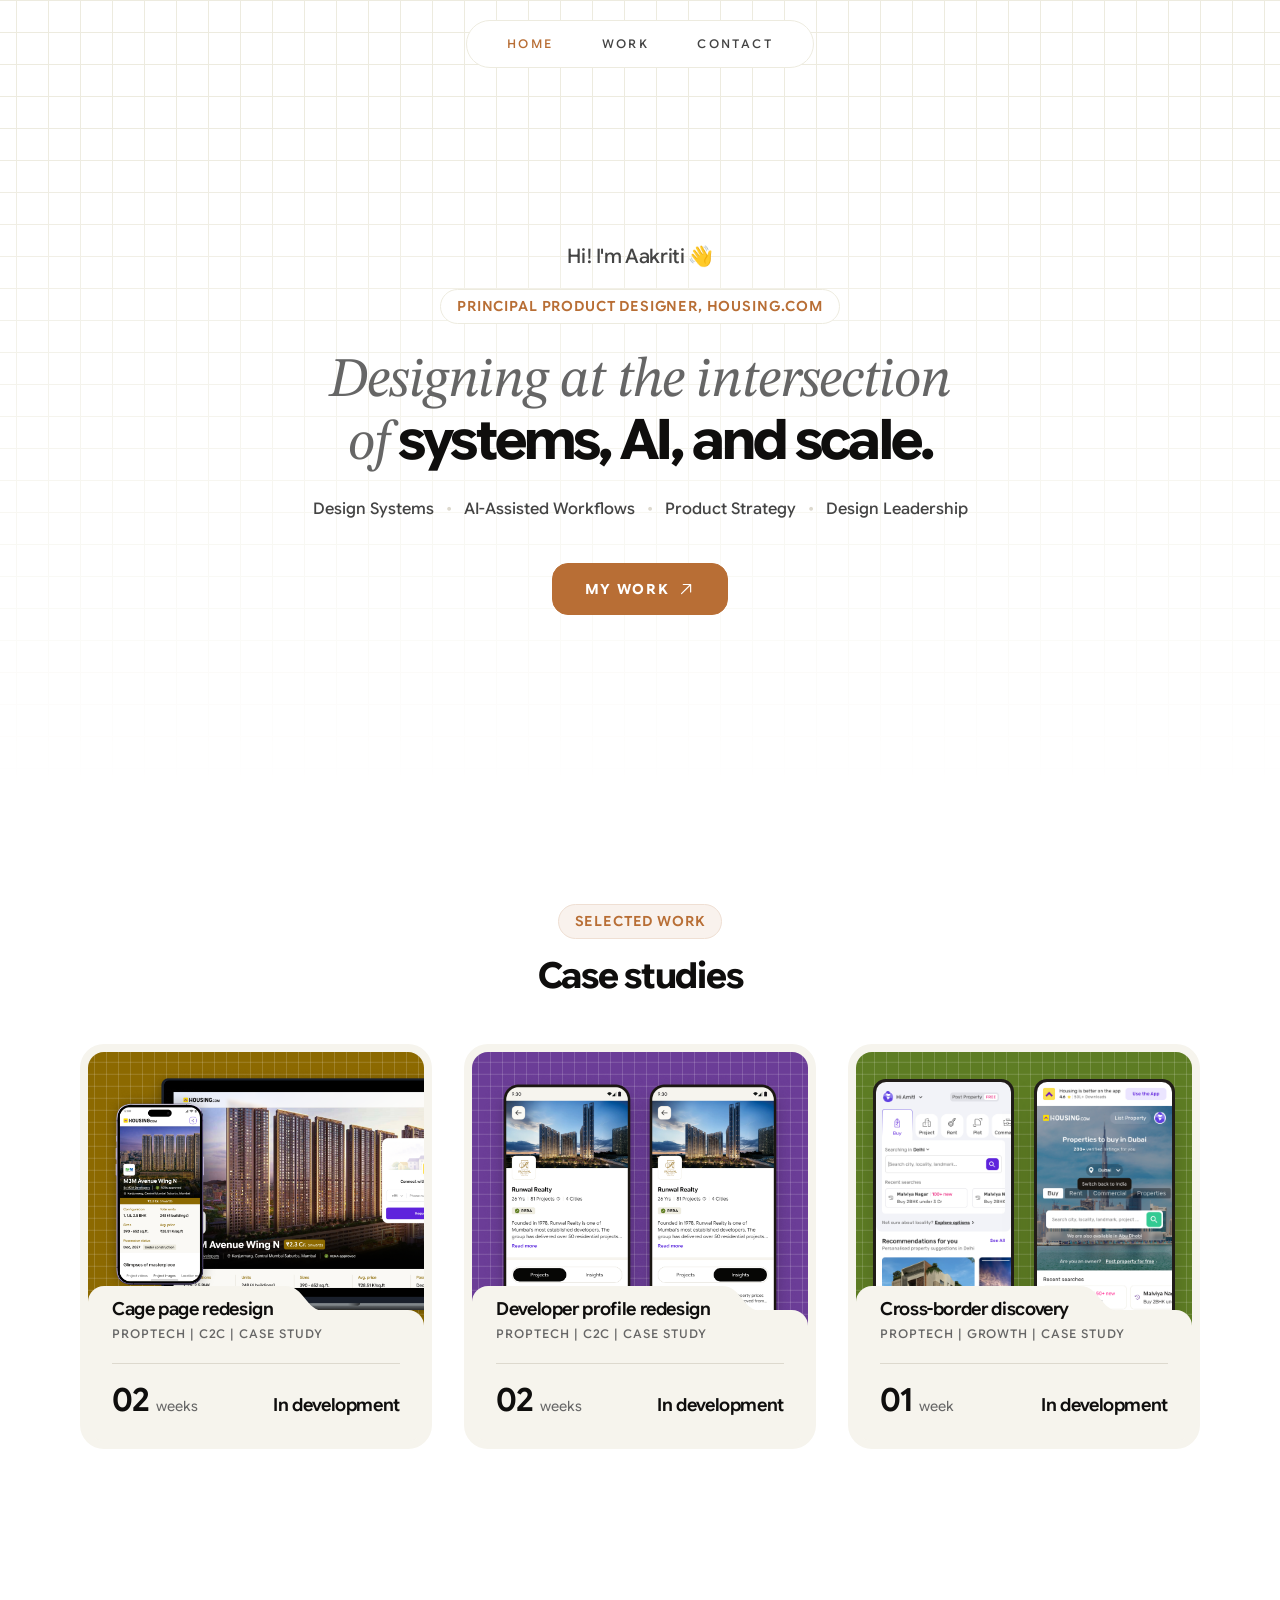
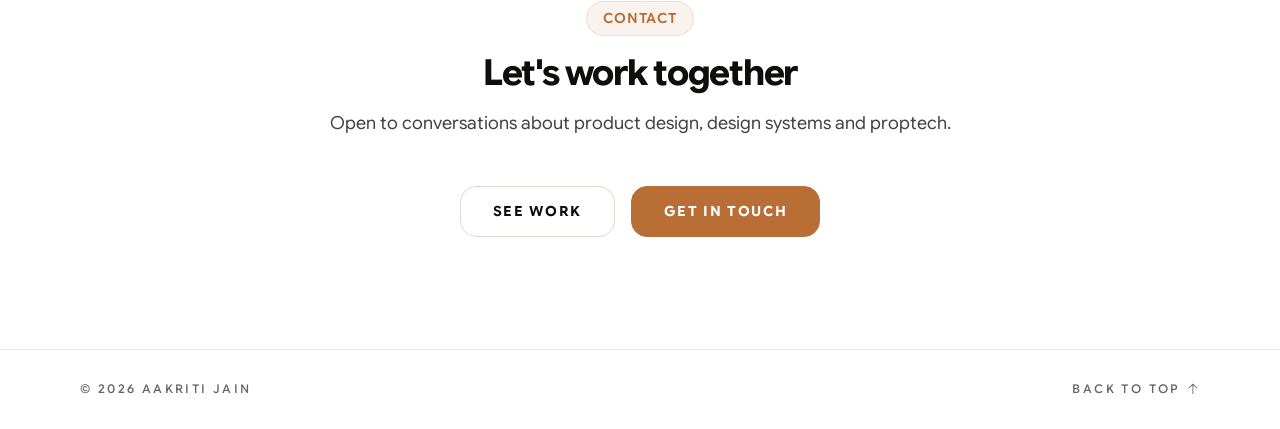
<file: index.html>
<!doctype html>
<html lang="en">
<head>
  <meta charset="utf-8">
  <meta name="viewport" content="width=device-width, initial-scale=1">
  <title>Aakriti Jain — Product Designer</title>
  <meta name="description" content="Aakriti Jain is a product designer at Housing.com, designing proptech experiences across web and app.">
  <link rel="preload" href="./assets/fonts/GoogleSansFlex.woff2" as="font" type="font/woff2" crossorigin>
  <link rel="preconnect" href="https://fonts.googleapis.com">
  <link rel="preconnect" href="https://fonts.gstatic.com" crossorigin>
  <link href="https://fonts.googleapis.com/css2?family=STIX+Two+Text:ital,wght@0,400;0,600;1,400;1,500&display=swap" rel="stylesheet">
  <link rel="stylesheet" href="./assets/css/styles.css?v=20261126g">
  <script>document.documentElement.classList.add('js')</script>
  <script src="./assets/js/main.js?v=20261126g" defer></script>
</head>
<body id="top">

  <nav class="nav" aria-label="Primary">
    <a href="./index.html" aria-current="page">Home</a>
    <a href="#work">Work</a>
    <a href="#contact">Contact</a>
  </nav>

  <main>
    <header class="hero hero--home">
      <div class="container intro">
        <p class="intro__hello">Hi! I'm Aakriti <span class="intro__wave" aria-hidden="true">👋</span></p>
        <span class="tag">Principal Product Designer, Housing.com</span>
        <h1 class="intro__title"><span class="soft"><span class="w" style="--i:0">Designing</span> <span class="w" style="--i:1">at</span> <span class="w" style="--i:2">the</span> <span class="w" style="--i:3">intersection</span> <span class="w" style="--i:4">of</span></span> <span class="w w--pop" style="--i:0">systems,</span> <span class="w w--pop" style="--i:1">AI,</span> <span class="w w--pop" style="--i:2">and</span> <span class="w w--pop" style="--i:3">scale.</span></h1>
        <p class="intro__skills">
          <span style="--i:0">Design Systems</span>
          <span style="--i:1">AI-Assisted Workflows</span>
          <span style="--i:2">Product Strategy</span>
          <span style="--i:3">Design Leadership</span>
        </p>
        <div class="intro__ctas">
          <a class="btn btn--solid" href="#work">My work <svg class="icon" viewBox="0 0 256 256" fill="currentColor" aria-hidden="true"><path d="M200,64V168a8,8,0,0,1-16,0V83.31L69.66,197.66a8,8,0,0,1-11.32-11.32L172.69,72H88a8,8,0,0,1,0-16H192A8,8,0,0,1,200,64Z"/></svg></a>
        </div>
      </div>
    </header>

    <section class="section" id="work">
      <div class="container">
        <div class="head reveal">
          <span class="tag">Selected work</span>
          <h2>Case studies</h2>
        </div>

        <div class="work__grid">
          <a class="folder folder--butter reveal" href="./case-studies/cage-page-redesign.html" aria-label="Cage page redesign case study">
            <div class="folder__media">
              <img src="./assets/img/cage-page/cage-page-cover.png" alt="Redesigned cage page on laptop and mobile" width="848" height="744" loading="lazy" decoding="async">
            </div>
            <div class="folder__body">
              <span class="folder__tab" aria-hidden="true"></span>
              <svg class="folder__curve" viewBox="0 0 40 24" preserveAspectRatio="none" aria-hidden="true">
                <path d="M0 0 C 20 0, 20 24, 40 24 L 0 24 Z" fill="currentColor"/>
              </svg>
              <div class="folder__head">
                <b>Cage page redesign</b>
                <span>PROPTECH | C2C | CASE STUDY</span>
              </div>
              <div class="folder__more">
                <div>
                  <h3 class="folder__title">Turned a high-converting landing page into a premium product developers pay for.</h3>
                </div>
              </div>
              <div class="folder__foot">
                <div class="folder__stat">
                  <b>02</b>
                  <span>weeks</span>
                </div>
                <div class="folder__stat folder__stat--end">
                  <b>In development</b>
                </div>
              </div>
            </div>
          </a>

          <!-- Developer profile case study (dummy content until written up) -->
          <a class="folder folder--lavender reveal" href="./case-studies/developer-profile-redesign.html" aria-label="Developer profile redesign case study">
            <div class="folder__media">
              <div class="folder__phones">
                <img src="./assets/img/developer-profile/hero-projects.png" alt="Developer profile on mobile, Projects tab" width="560" height="1049" loading="lazy" decoding="async">
                <img src="./assets/img/developer-profile/hero-insights.png" alt="Developer profile on mobile, Insights tab" width="560" height="1049" loading="lazy" decoding="async">
              </div>
            </div>
            <div class="folder__body">
              <span class="folder__tab" aria-hidden="true"></span>
              <svg class="folder__curve" viewBox="0 0 40 24" preserveAspectRatio="none" aria-hidden="true">
                <path d="M0 0 C 20 0, 20 24, 40 24 L 0 24 Z" fill="currentColor"/>
              </svg>
              <div class="folder__head">
                <b>Developer profile redesign</b>
                <span>PROPTECH | C2C | CASE STUDY</span>
              </div>
              <div class="folder__more">
                <div>
                  <h3 class="folder__title">Revamped developer profiles to put their projects front and centre.</h3>
                </div>
              </div>
              <div class="folder__foot">
                <div class="folder__stat">
                  <b>02</b>
                  <span>weeks</span>
                </div>
                <div class="folder__stat folder__stat--end">
                  <b>In development</b>
                </div>
              </div>
            </div>
          </a>

          <!-- Cross-border discovery case study -->
          <a class="folder folder--pistachio reveal" href="./case-studies/cross-border-discovery.html" aria-label="Cross-border discovery case study">
            <div class="folder__media">
              <div class="folder__duo">
                <div class="folder__phone"><img src="./assets/img/Intnl-Inventory/S1.png" alt="India home page on mobile with the ‘Invest beyond India’ card" width="360" height="800" loading="lazy" decoding="async"></div>
                <div class="folder__phone"><img src="./assets/img/Intnl-Inventory/S6-720.png" alt="The Dubai home page it opens" width="720" height="1740" loading="lazy" decoding="async"></div>
              </div>
            </div>
            <div class="folder__body">
              <span class="folder__tab" aria-hidden="true"></span>
              <svg class="folder__curve" viewBox="0 0 40 24" preserveAspectRatio="none" aria-hidden="true">
                <path d="M0 0 C 20 0, 20 24, 40 24 L 0 24 Z" fill="currentColor"/>
              </svg>
              <div class="folder__head">
                <b>Cross-border discovery</b>
                <span>PROPTECH | GROWTH | CASE STUDY</span>
              </div>
              <div class="folder__more">
                <div>
                  <h3 class="folder__title">Surfaced Dubai and Abu Dhabi homes inside the India rent and buy journey, without a storefront.</h3>
                </div>
              </div>
              <div class="folder__foot">
                <div class="folder__stat">
                  <b>01</b>
                  <span>week</span>
                </div>
                <div class="folder__stat folder__stat--end">
                  <b>In development</b>
                </div>
              </div>
            </div>
          </a>
        </div>
      </div>
    </section>

    <section class="upnext" id="contact">
      <div class="container">
        <div class="head head--flush reveal">
          <span class="tag">Contact</span>
          <h2>Let's work together</h2>
          <p>Open to conversations about product design, design systems and proptech.</p>
        </div>
        <div class="ctas">
          <a class="btn" href="#work">See work</a>
          <!-- TODO: add contact link (email / LinkedIn) -->
          <a class="btn btn--solid" href="#">Get in touch</a>
        </div>
      </div>
    </section>
  </main>

  <footer class="footer">
    <div class="container footer__inner label">
      <span>© 2026 Aakriti Jain</span>
      <a href="#top">Back to top <svg class="icon" viewBox="0 0 256 256" fill="currentColor" aria-hidden="true"><path d="M205.66,117.66a8,8,0,0,1-11.32,0L136,59.31V216a8,8,0,0,1-16,0V59.31L61.66,117.66a8,8,0,0,1-11.32-11.32l72-72a8,8,0,0,1,11.32,0l72,72A8,8,0,0,1,205.66,117.66Z"/></svg></a>
    </div>
  </footer>

</body>
</html>
</file>
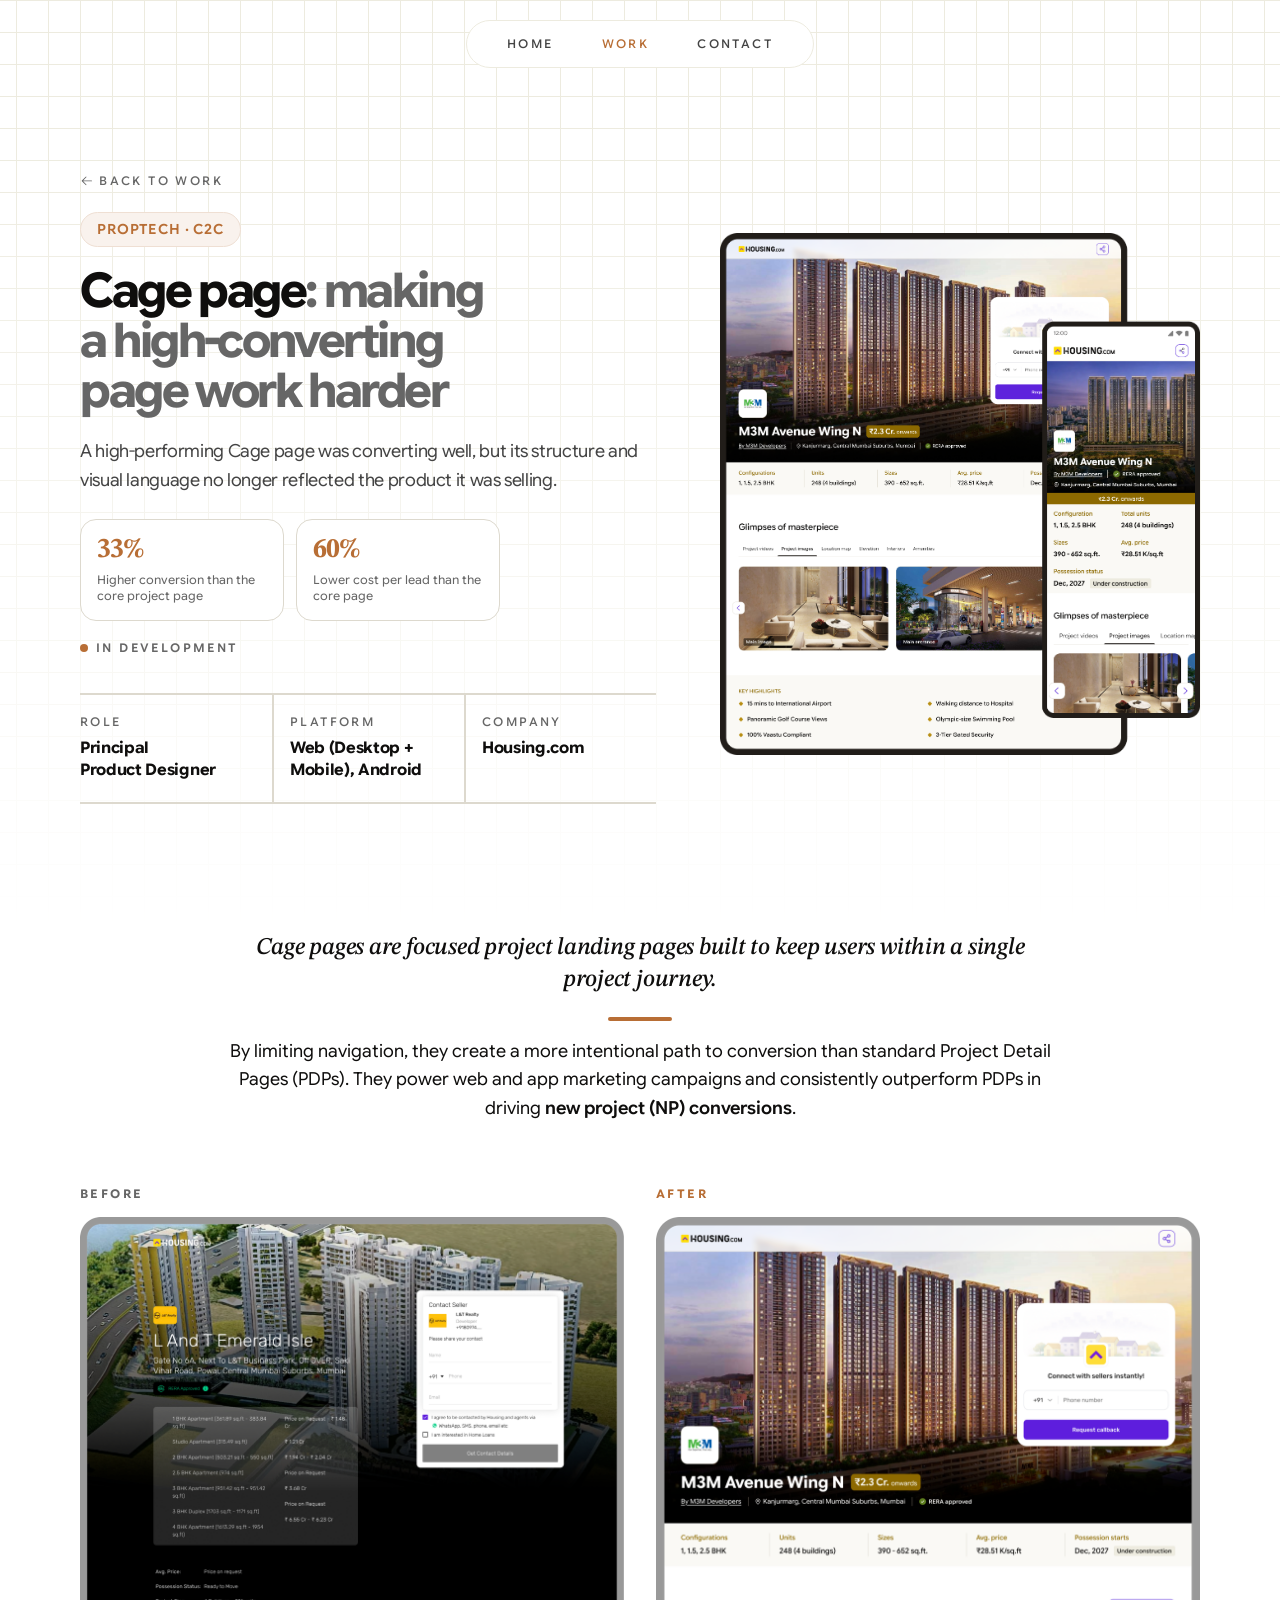
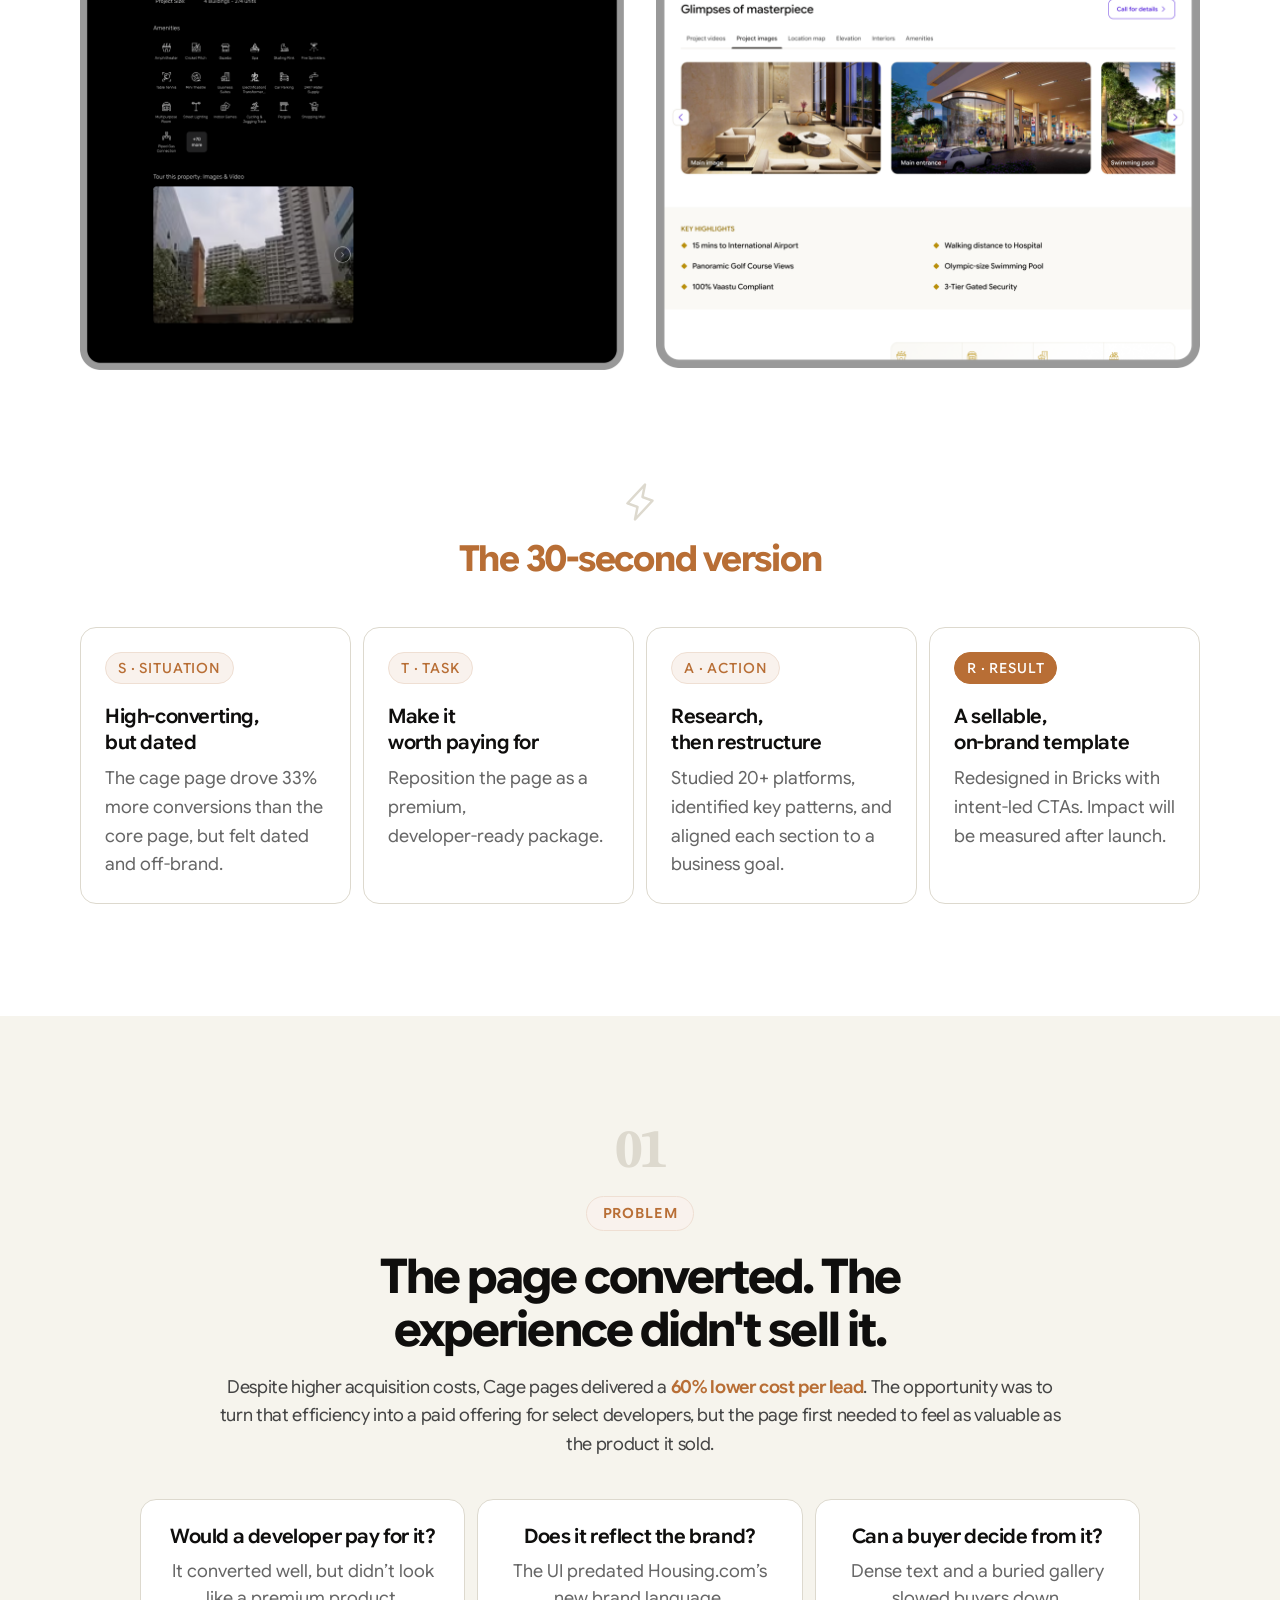
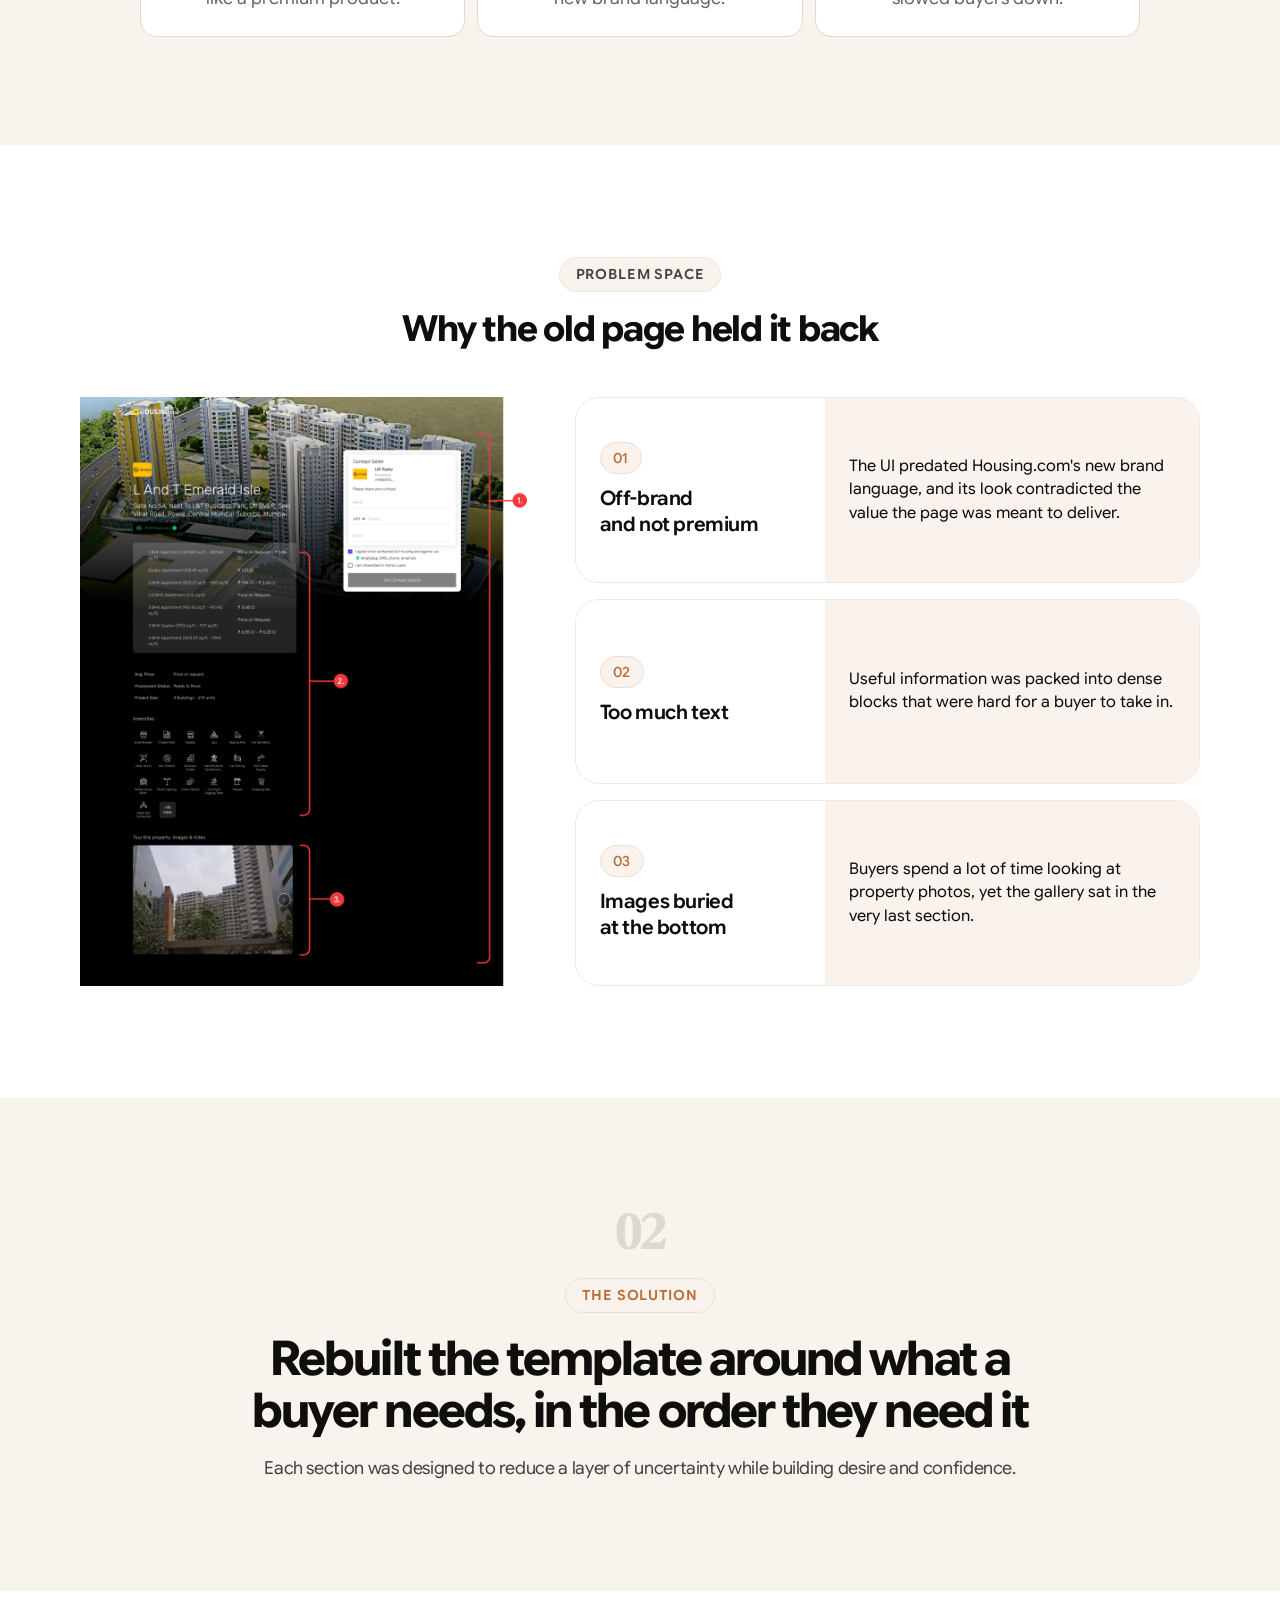
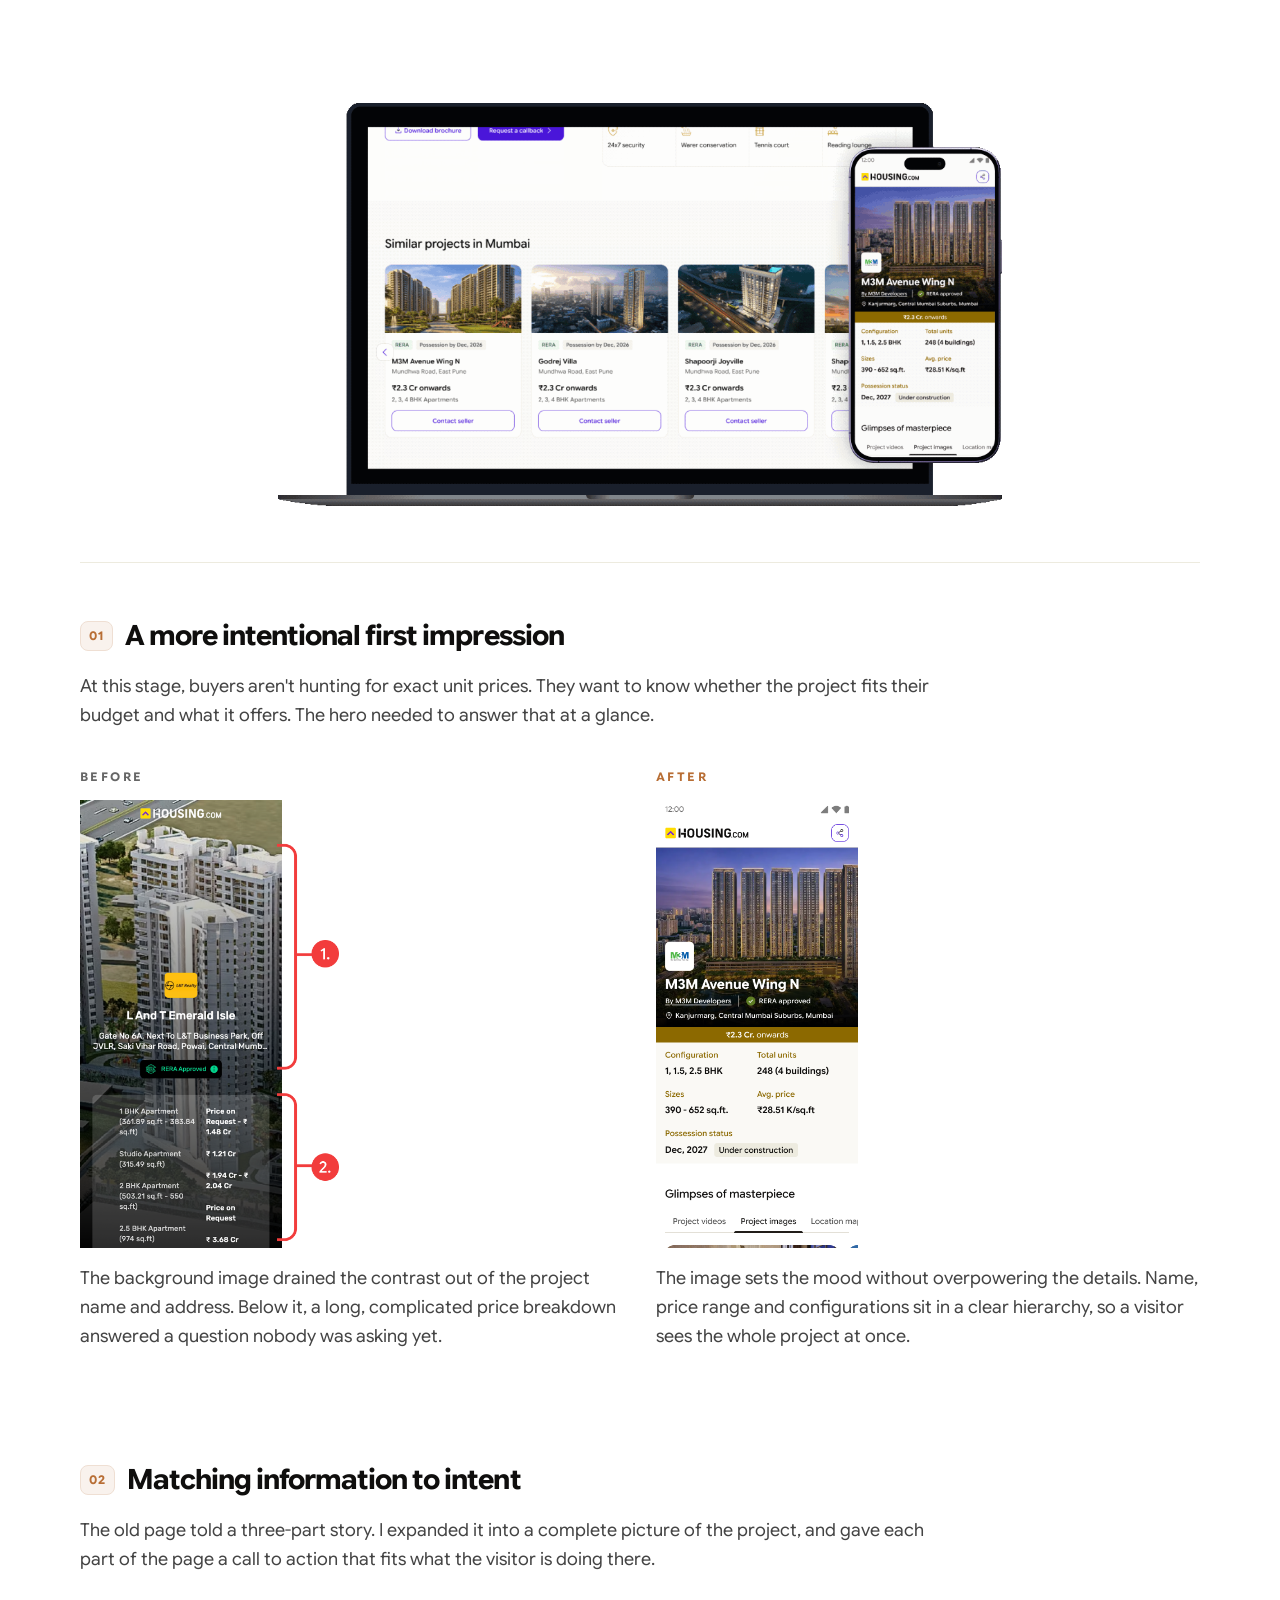
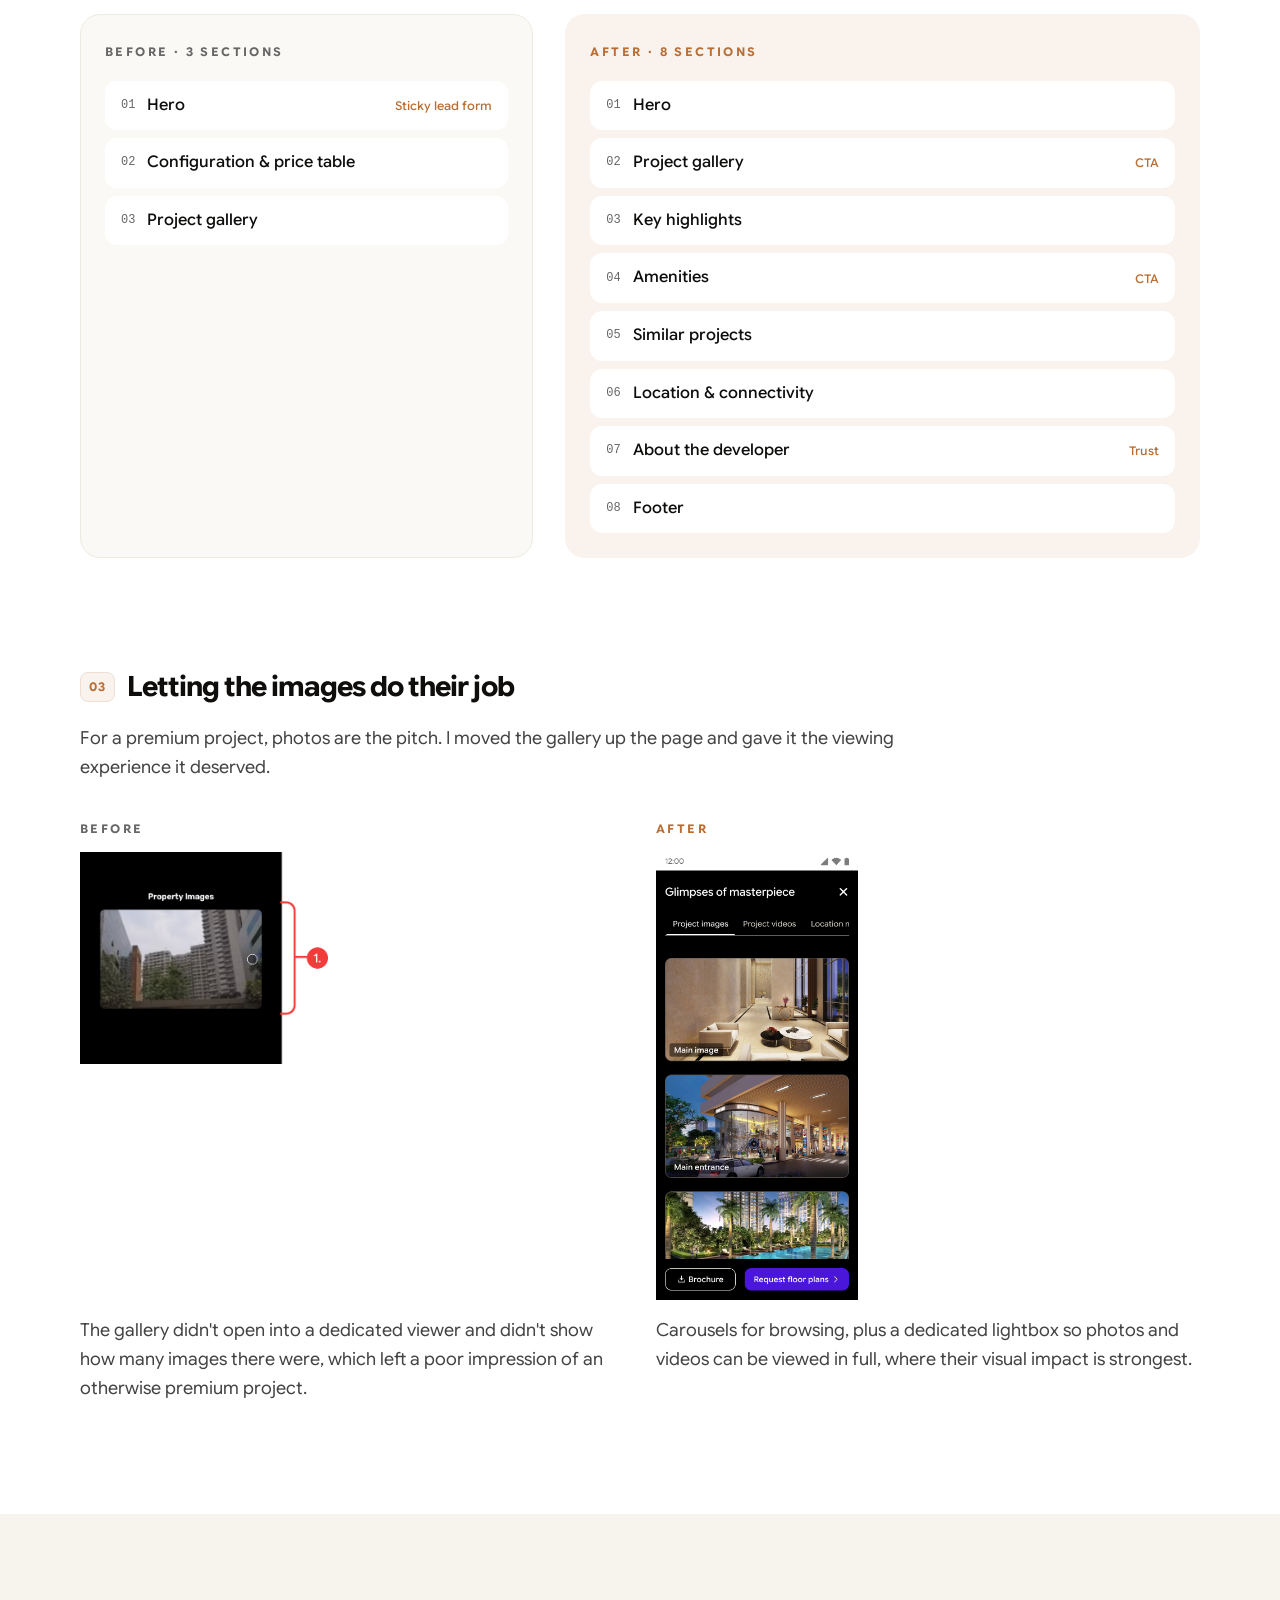
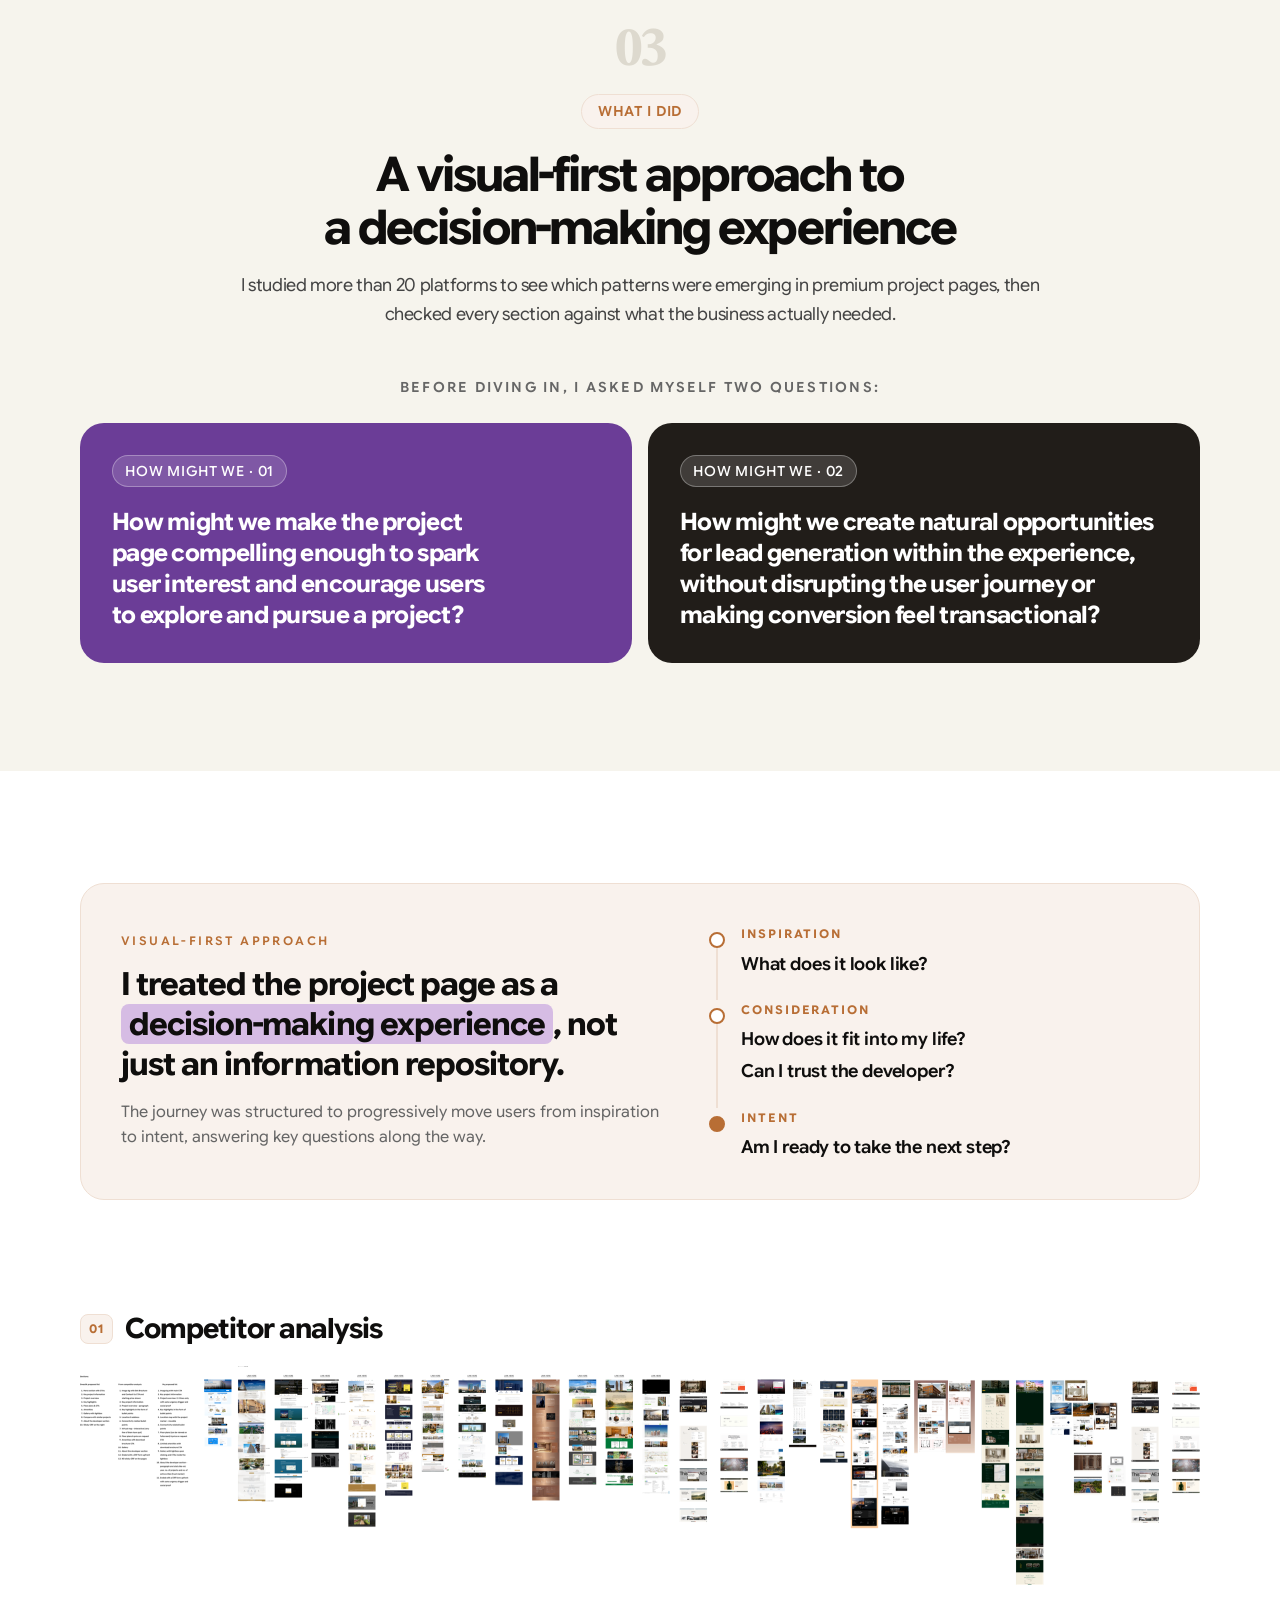
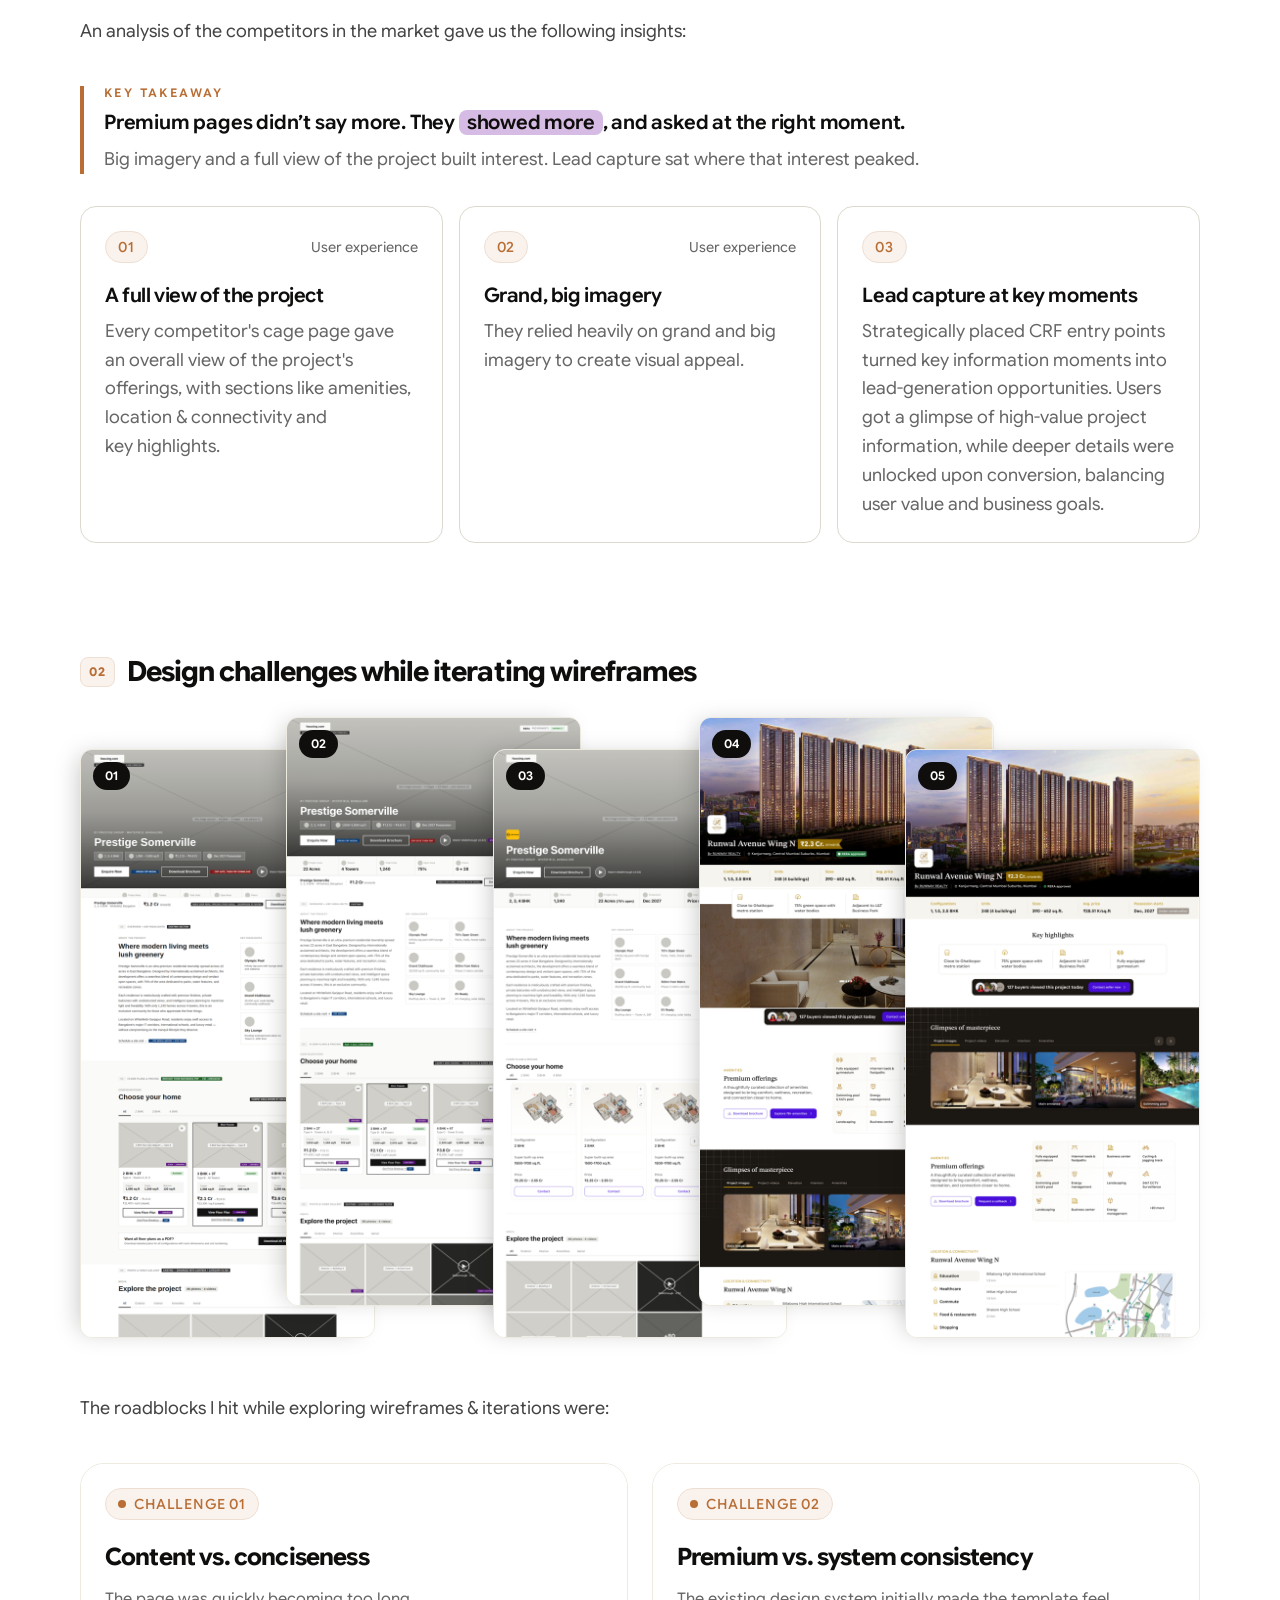
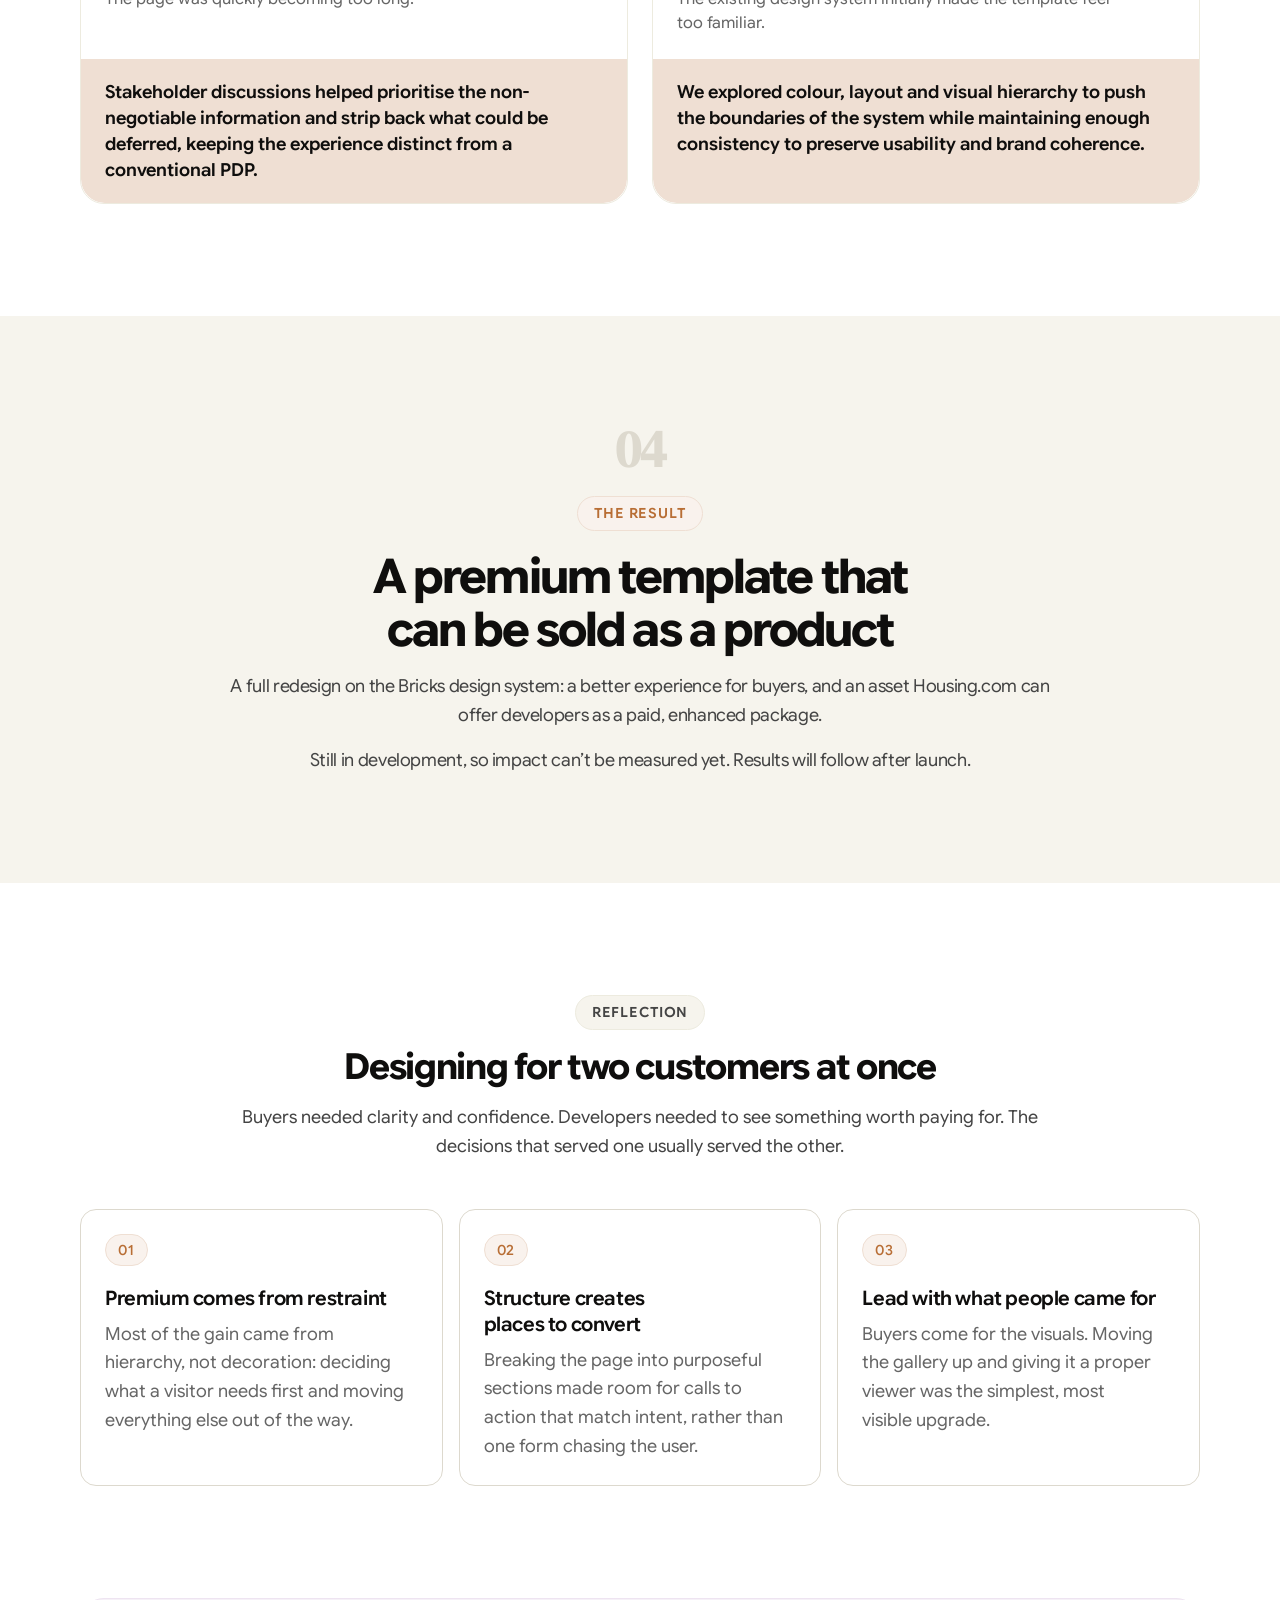
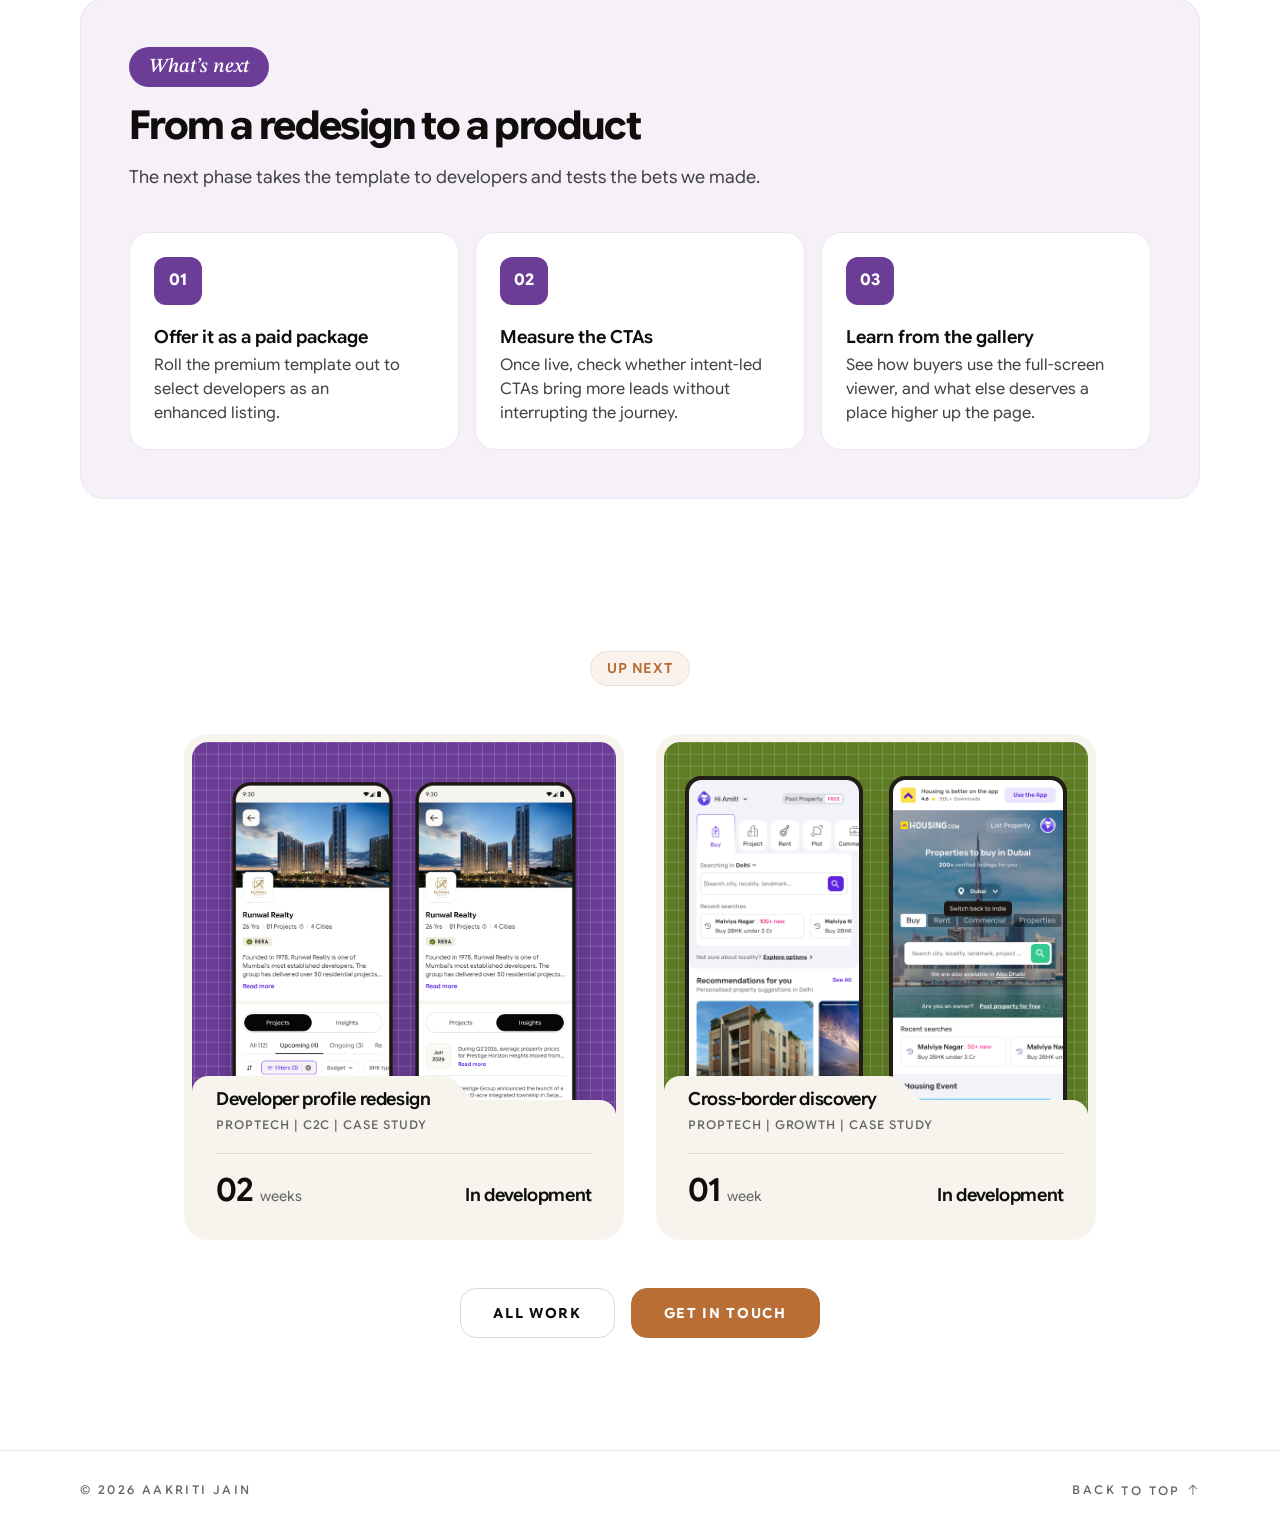
<file: case-studies/cage-page-redesign.html>
<!doctype html>
<html lang="en">
<head>
  <meta charset="utf-8">
  <meta name="viewport" content="width=device-width, initial-scale=1">
  <title>Cage page redesign — Aakriti Jain</title>
  <meta name="description" content="Redesigning Housing.com's cage page, a high-converting project landing page, into a premium, on-brand product developers can pay for.">
  <link rel="preload" href="../assets/fonts/GoogleSansFlex.woff2" as="font" type="font/woff2" crossorigin>
  <link rel="preconnect" href="https://fonts.googleapis.com">
  <link rel="preconnect" href="https://fonts.gstatic.com" crossorigin>
  <link href="https://fonts.googleapis.com/css2?family=STIX+Two+Text:ital,wght@0,400;0,600;1,400;1,500&display=swap" rel="stylesheet">
  <link rel="stylesheet" href="../assets/css/styles.css?v=20261126g">
  <script>document.documentElement.classList.add('js')</script>
  <script src="../assets/js/main.js?v=20261126g" defer></script>
</head>
<body id="top">

  <nav class="nav" aria-label="Primary">
    <a href="../index.html">Home</a>
    <a href="../index.html#work" aria-current="page">Work</a>
    <a href="../index.html#contact">Contact</a>
  </nav>

  <main>

    <!-- HERO -->
    <header class="hero hero--case">
      <div class="container hero__grid">
        <div class="hero__copy">
          <a class="back label" href="../index.html#work"><svg class="icon" viewBox="0 0 256 256" fill="currentColor" aria-hidden="true"><path d="M224,128a8,8,0,0,1-8,8H59.31l58.35,58.34a8,8,0,0,1-11.32,11.32l-72-72a8,8,0,0,1,0-11.32l72-72a8,8,0,0,1,11.32,11.32L59.31,120H216A8,8,0,0,1,224,128Z"/></svg> Back to work</a>
          <div><span class="tag">Proptech · C2C</span></div>
          <h1 class="hero__title">Cage page<span class="muted">: making a high-converting page work harder</span></h1>
          <p class="hero__intro">A high-performing Cage page was converting well, but its structure and visual language no longer reflected the product it was selling.</p>
          <div class="stats">
            <div class="stat">
              <b>33%</b>
              <small>Higher conversion than the core project page</small>
            </div>
            <div class="stat">
              <b>60%</b>
              <small>Lower cost per lead than the core page</small>
            </div>
          </div>
          <p class="hero__status label">In development</p>
          <dl class="meta hero__meta">
            <div>
              <dt class="label">Role</dt>
              <dd>Principal Product Designer</dd>
            </div>
            <div>
              <dt class="label">Platform</dt>
              <dd>Web (Desktop + Mobile), Android</dd>
            </div>
            <div>
              <dt class="label">Company</dt>
              <dd>Housing.com</dd>
            </div>
          </dl>
        </div>
        <div class="hero__visual hero__visual--device">
          <img src="../assets/img/cage-page/cage-page-hero.png" alt="Redesigned cage page shown on a tablet and a phone" width="1167" height="1269" decoding="async">
        </div>
      </div>
    </header>

    <!-- SHORT VERSION -->
    <!-- CONTEXT -->
    <section class="section section--context">
      <div class="container">
        <blockquote class="context reveal">
          <p><strong>Cage pages are focused project landing pages built to keep users within a single project journey.</strong></p>
          <p>By limiting navigation, they create a more intentional path to conversion than standard Project Detail Pages (PDPs). They power web and app marketing campaigns and consistently outperform PDPs in driving <strong>new project (NP) conversions</strong>.</p>
        </blockquote>
      </div>
    </section>

    <!-- IMG 1: full page before / after (Notion: after intro) -->
    <section class="section section--figure">
      <div class="container">
        <div class="ba">
          <figure class="reveal">
            <figcaption class="label state state--before">Before</figcaption>
            <img src="../assets/img/cage-page/before-1100.png" alt="The old cage page: dark background, dense price table and the gallery at the very bottom" width="1100" height="1521" loading="lazy" decoding="async">
          </figure>
          <figure class="reveal">
            <figcaption class="label state state--after">After</figcaption>
            <img src="../assets/img/cage-page/after-1100.png" alt="The redesigned cage page: clear hero, key project details, gallery and highlights" width="1100" height="1518" loading="lazy" decoding="async">
          </figure>
        </div>
      </div>
    </section>

    <section class="section">
      <div class="container">
        <div class="head reveal">
          <svg class="head__icon" viewBox="0 0 256 256" fill="currentColor" aria-hidden="true"><path d="M215.79,118.17a8,8,0,0,0-5-5.66L153.18,90.9l14.66-73.33a8,8,0,0,0-13.69-7l-112,120a8,8,0,0,0,3,13l57.63,21.61L88.16,238.43a8,8,0,0,0,13.69,7l112-120A8,8,0,0,0,215.79,118.17ZM109.37,214l10.47-52.38a8,8,0,0,0-5-9.06L62,132.71l84.62-90.66L136.16,94.43a8,8,0,0,0,5,9.06l52.8,19.8Z"/></svg>
          <h2 class="head__accent">The 30-second version</h2>
        </div>
        <ol class="star">
          <li class="reveal">
            <a class="star__link" href="#problem">
              <span class="label">S · Situation</span>
              <b>High-converting, but dated</b>
              <p>The cage page drove 33% more conversions than the core page, but felt dated and off-brand.</p>
              <svg class="icon star__arrow" viewBox="0 0 256 256" fill="currentColor" aria-hidden="true"><path d="M205.66,149.66l-72,72a8,8,0,0,1-11.32,0l-72-72a8,8,0,0,1,11.32-11.32L120,196.69V40a8,8,0,0,1,16,0V196.69l58.34-58.35a8,8,0,0,1,11.32,11.32Z"/></svg>
            </a>
          </li>
          <li class="reveal">
            <a class="star__link" href="#solution">
              <span class="label">T · Task</span>
              <b>Make it worth paying for</b>
              <p>Reposition the page as a premium, developer-ready package.</p>
              <svg class="icon star__arrow" viewBox="0 0 256 256" fill="currentColor" aria-hidden="true"><path d="M205.66,149.66l-72,72a8,8,0,0,1-11.32,0l-72-72a8,8,0,0,1,11.32-11.32L120,196.69V40a8,8,0,0,1,16,0V196.69l58.34-58.35a8,8,0,0,1,11.32,11.32Z"/></svg>
            </a>
          </li>
          <li class="reveal">
            <a class="star__link" href="#process">
              <span class="label">A · Action</span>
              <b>Research, then restructure</b>
              <p>Studied 20+ platforms, identified key patterns, and aligned each section to a business goal.</p>
              <svg class="icon star__arrow" viewBox="0 0 256 256" fill="currentColor" aria-hidden="true"><path d="M205.66,149.66l-72,72a8,8,0,0,1-11.32,0l-72-72a8,8,0,0,1,11.32-11.32L120,196.69V40a8,8,0,0,1,16,0V196.69l58.34-58.35a8,8,0,0,1,11.32,11.32Z"/></svg>
            </a>
          </li>
          <li class="reveal is-result">
            <a class="star__link" href="#result">
              <span class="label">R · Result</span>
              <b>A sellable, on-brand template</b>
              <p>Redesigned in Bricks with intent-led CTAs. Impact will be measured after launch.</p>
              <svg class="icon star__arrow" viewBox="0 0 256 256" fill="currentColor" aria-hidden="true"><path d="M205.66,149.66l-72,72a8,8,0,0,1-11.32,0l-72-72a8,8,0,0,1,11.32-11.32L120,196.69V40a8,8,0,0,1,16,0V196.69l58.34-58.35a8,8,0,0,1,11.32,11.32Z"/></svg>
            </a>
          </li>
        </ol>
      </div>
    </section>

    <!-- 01 PROBLEM -->
    <div class="chapter" id="problem">
      <div class="container reveal">
        <span class="chapter__num">01</span>
        <span class="tag">Problem</span>
        <h2>The page converted. The experience didn't sell it.</h2>
        <p>Despite higher acquisition costs, Cage pages delivered a <strong class="num">60% lower cost per lead</strong>. The opportunity was to turn that efficiency into a paid offering for select developers, but the page first needed to feel as valuable as the product it sold.</p>
        <ul class="chapter__qs">
          <li>
            <b>Would a developer pay for it?</b>
            <span>It converted well, but didn’t look like a premium product.</span>
          </li>
          <li>
            <b>Does it reflect the brand?</b>
            <span>The UI predated Housing.com’s new brand language.</span>
          </li>
          <li>
            <b>Can a buyer decide from it?</b>
            <span>Dense text and a buried gallery slowed buyers down.</span>
          </li>
        </ul>
      </div>
    </div>

    <section class="section">
      <div class="container">
        <div class="head reveal">
          <span class="tag tag--neutral">Problem space</span>
          <h2>Why the old page held it back</h2>
        </div>
        <div class="probs-split">
          <!-- IMG 2: old page annotated with points 1–3 (Notion: The challenge) -->
          <figure class="shot reveal">
            <img src="../assets/img/cage-page/01problem-1000.png" data-full="../assets/img/cage-page/01problem.png" alt="The old cage page annotated with three problems: 1, the hero and contact form; 2, the dense price table and amenities; 3, the gallery at the very bottom" width="1000" height="1318" loading="lazy" decoding="async">
          </figure>
        <div class="probs probs--stack">
          <div class="prob prob--split reveal">
            <div class="prob__head">
              <span class="prob__no">01</span>
              <b>Off-brand and not premium</b>
            </div>
            <p>The UI predated Housing.com's new brand language, and its look contradicted the value the page was meant to deliver.</p>
          </div>
          <div class="prob prob--split reveal">
            <div class="prob__head">
              <span class="prob__no">02</span>
              <b>Too much text</b>
            </div>
            <p>Useful information was packed into dense blocks that were hard for a buyer to take in.</p>
          </div>
          <div class="prob prob--split reveal">
            <div class="prob__head">
              <span class="prob__no">03</span>
              <b>Images buried at the bottom</b>
            </div>
            <p>Buyers spend a lot of time looking at property photos, yet the gallery sat in the very last section.</p>
          </div>
        </div>
        </div>
      </div>
    </section>

    <!-- 02 THE SOLUTION -->
    <div class="chapter" id="solution">
      <div class="container reveal">
        <span class="chapter__num">02</span>
        <span class="tag">The solution</span>
        <h2>Rebuilt the template around what a buyer needs, in the order they need it</h2>
        <p>Each section was designed to reduce a layer of uncertainty while building desire and confidence.</p>
      </div>
    </div>

    <section class="section">
      <div class="container">

        <!-- IMG 3: redesigned page on laptop + mobile (Notion: The solution) -->
        <figure class="shot shot--lead shot--native reveal">
          <img src="../assets/img/cage-page/Solution.gif" alt="The redesigned cage page on laptop and mobile, animated" width="724" height="404" loading="lazy" decoding="async">
        </figure>

        <hr class="divider">

        <div class="story">
          <div class="story__head reveal">
            <span class="story__no">01</span>
            <h3>A more intentional first impression</h3>
          </div>
          <p class="story__lede reveal">At this stage, buyers aren't hunting for exact unit prices. They want to know whether the project fits their budget and what it offers. The hero needed to answer that at a glance.</p>
          <!-- IMG 4: hero section before / after -->
          <div class="compare compare--phones">
            <figure class="reveal">
              <span class="label state state--before">Before</span>
              <img src="../assets/img/cage-page/01before.png" alt="Old hero on mobile, annotated: 1, the project name and address washed out by a busy photo; 2, the long price breakdown below" width="924" height="1600" loading="lazy" decoding="async">
              <p>The background image drained the contrast out of the project name and address. Below it, a long, complicated price breakdown answered a question nobody was asking yet.</p>
            </figure>
            <figure class="reveal">
              <span class="label state state--after">After</span>
              <img src="../assets/img/cage-page/01after.png" alt="New hero on mobile: project name, price band and configurations in a clear hierarchy over a calmer image" width="720" height="1600" loading="lazy" decoding="async">
              <p>The image sets the mood without overpowering the details. Name, price range and configurations sit in a clear hierarchy, so a visitor sees the whole project at once.</p>
            </figure>
          </div>
        </div>

        <div class="story">
          <div class="story__head reveal">
            <span class="story__no">02</span>
            <h3>Matching information to intent</h3>
          </div>
          <p class="story__lede reveal">The old page told a three-part story. I expanded it into a complete picture of the project, and gave each part of the page a call to action that fits what the visitor is doing there.</p>
          <div class="flowlist">
            <div class="reveal">
              <span class="label state state--before">Before · 3 sections</span>
              <ol>
                <li>Hero <small>Sticky lead form</small></li>
                <li>Configuration &amp; price table</li>
                <li>Project gallery</li>
              </ol>
            </div>
            <div class="is-after reveal">
              <span class="label state state--after">After · 8 sections</span>
              <ol>
                <li>Hero</li>
                <li>Project gallery <small>CTA</small></li>
                <li>Key highlights</li>
                <li>Amenities <small>CTA</small></li>
                <li>Similar projects</li>
                <li>Location &amp; connectivity</li>
                <li>About the developer <small>Trust</small></li>
                <li>Footer</li>
              </ol>
            </div>
          </div>
        </div>

        <div class="story">
          <div class="story__head reveal">
            <span class="story__no">03</span>
            <h3>Letting the images do their job</h3>
          </div>
          <p class="story__lede reveal">For a premium project, photos are the pitch. I moved the gallery up the page and gave it the viewing experience it deserved.</p>
          <!-- IMG 5 / 6: gallery before, lightbox after -->
          <div class="compare compare--phones">
            <figure class="reveal">
              <span class="label state state--before">Before</span>
              <img class="is-crop" src="../assets/img/cage-page/03before.png" alt="Old gallery on mobile, annotated: 1, a single image strip with no dedicated viewer and no image count" width="1150" height="986" loading="lazy" decoding="async">
              <p>The gallery didn't open into a dedicated viewer and didn't show how many images there were, which left a poor impression of an otherwise premium project.</p>
            </figure>
            <figure class="reveal">
              <span class="label state state--after">After</span>
              <img src="../assets/img/cage-page/03after.png" alt="New full-screen gallery on mobile: tabs for images, videos and location, large photos, and brochure and floor plan buttons" width="720" height="1600" loading="lazy" decoding="async">
              <p>Carousels for browsing, plus a dedicated lightbox so photos and videos can be viewed in full, where their visual impact is strongest.</p>
            </figure>
          </div>
        </div>

      </div>
    </section>

    <!-- 03 WHAT I DID (Notion: 4. The process) -->
    <div class="chapter" id="process">
      <div class="container reveal">
        <span class="chapter__num">03</span>
        <span class="tag">What I did</span>
        <h2>A visual-first approach to a decision-making experience</h2>
        <p>I studied more than 20 platforms to see which patterns were emerging in premium project pages, then checked every section against what the business actually needed.</p>
            <p class="chapter__q reveal">Before diving in, I asked myself two questions:</p>
            <div class="hmw">
              <div class="hmw__card hmw__card--a reveal">
                <span class="pill">How might we · 01</span>
                <b>How might we make the project page compelling enough to spark user interest and encourage users to explore and pursue a project?</b>
              </div>
              <div class="hmw__card hmw__card--b reveal">
                <span class="pill">How might we · 02</span>
                <b>How might we create natural opportunities for lead generation within the experience, without disrupting the user journey or making conversion feel transactional?</b>
              </div>
            </div>
      </div>
    </div>

    <section class="section">
      <div class="container">

        <!-- Framing: two questions -->
        <div class="story">
          <div class="journey journey--first reveal">
            <div class="journey__idea">
              <span class="label">Visual-first approach</span>
              <p class="journey__statement">I treated the project page as a <mark>decision-making experience</mark>, not just an information repository.</p>
              <p class="journey__note">The journey was structured to progressively move users from inspiration to intent, answering key questions along the way.</p>
            </div>
            <ol class="journey__steps">
              <li>
                <span class="journey__stage">Inspiration</span>
                <p>What does it look like?</p>
              </li>
              <li>
                <span class="journey__stage">Consideration</span>
                <p>How does it fit into my life?</p>
                <p>Can I trust the developer?</p>
              </li>
              <li class="is-goal">
                <span class="journey__stage">Intent</span>
                <p>Am I ready to take the next step?</p>
              </li>
            </ol>
          </div>
        </div>

        <!-- Competitor analysis -->
        <div class="story">
          <div class="story__head reveal">
            <span class="story__no">01</span>
            <h3>Competitor analysis</h3>
          </div>
          <!-- IMG 7: competitor analysis (Notion: 4. The process) -->
          <figure class="shot reveal">
            <img src="../assets/img/cage-page/competitor-analysis-2240.png" data-full="../assets/img/cage-page/competitor%20analysis.png" alt="Board of 20+ competitor project pages compared side by side, with notes on the left" width="2240" height="438" loading="lazy" decoding="async">
          </figure>
          <p class="story__lede reveal">An analysis of the competitors in the market gave us the following insights:</p>
          <div class="takeaway reveal">
            <span class="label">Key takeaway</span>
            <p class="takeaway__lead">Premium pages didn’t say more. They <mark>showed more</mark>, and asked at the right moment.</p>
            <p>Big imagery and a full view of the project built interest. Lead capture sat where that interest peaked.</p>
          </div>
          <div class="insights">
            <div class="prob reveal">
              <div class="card__top">
                <span class="prob__no">01</span>
                <span class="card__meta">User experience</span>
              </div>
              <b>A full view of the project</b>
              <p>Every competitor's cage page gave an overall view of the project's offerings, with sections like amenities, location &amp; connectivity and key highlights.</p>
            </div>
            <div class="prob reveal">
              <div class="card__top">
                <span class="prob__no">02</span>
                <span class="card__meta">User experience</span>
              </div>
              <b>Grand, big imagery</b>
              <p>They relied heavily on grand and big imagery to create visual appeal.</p>
            </div>
            <div class="prob reveal">
              <div class="card__top">
                <span class="prob__no">03</span>
              </div>
              <b>Lead capture at key moments</b>
              <p>Strategically placed CRF entry points turned key information moments into lead-generation opportunities. Users got a glimpse of high-value project information, while deeper details were unlocked upon conversion, balancing user value and business goals.</p>
            </div>
          </div>
        </div>

        <!-- Design challenges while iterating wireframes -->
        <div class="story">
          <div class="story__head reveal">
            <span class="story__no">02</span>
            <h3>Design challenges while iterating wireframes</h3>
          </div>
          <!-- IMG 8: five iterations, overlapping; 1 at the bottom, 5 on top -->
          <div class="stack reveal">
            <figure class="stack__item">
              <span class="stack__no">01</span>
              <img src="../assets/img/cage-page/iteration1-top.png" data-full="../assets/img/cage-page/Iteration1.png" alt="Iteration 1: greyscale wireframe of the full cage page" width="600" height="1200" loading="lazy" decoding="async">
            </figure>
            <figure class="stack__item">
              <span class="stack__no">02</span>
              <img src="../assets/img/cage-page/iteration2-top.png" data-full="../assets/img/cage-page/Iteration2.png" alt="Iteration 2: refined greyscale wireframe with a side lead form" width="600" height="1200" loading="lazy" decoding="async">
            </figure>
            <figure class="stack__item">
              <span class="stack__no">03</span>
              <img src="../assets/img/cage-page/iteration3-top.png" data-full="../assets/img/cage-page/Iteration3.png" alt="Iteration 3: wireframe with tighter sections and floor-plan cards" width="600" height="1200" loading="lazy" decoding="async">
            </figure>
            <figure class="stack__item">
              <span class="stack__no">04</span>
              <img src="../assets/img/cage-page/iteration4-top.png" data-full="../assets/img/cage-page/Iteration4.png" alt="Iteration 4: first visual design with project imagery and a dark gallery band" width="600" height="1200" loading="lazy" decoding="async">
            </figure>
            <figure class="stack__item">
              <span class="stack__no">05</span>
              <img src="../assets/img/cage-page/iteration5-top.png" data-full="../assets/img/cage-page/Iteration5.png" alt="Iteration 5: final visual design with key highlights and dark gallery" width="600" height="1200" loading="lazy" decoding="async">
            </figure>
          </div>
          <p class="story__lede reveal">The roadblocks I hit while exploring wireframes &amp; iterations were:</p>
          <div class="challenges">
            <article class="challenge reveal">
              <div class="challenge__top">
                <span class="pill pill--dot">Challenge 01</span>
                <h4>Content vs. conciseness</h4>
                <p class="challenge__problem">The page was quickly becoming too long.</p>
              </div>
              <p class="challenge__answer">Stakeholder discussions helped prioritise the non-negotiable information and strip back what could be deferred, keeping the experience distinct from a conventional PDP.</p>
            </article>
            <article class="challenge reveal">
              <div class="challenge__top">
                <span class="pill pill--dot">Challenge 02</span>
                <h4>Premium vs. system consistency</h4>
                <p class="challenge__problem">The existing design system initially made the template feel too familiar.</p>
              </div>
              <p class="challenge__answer">We explored colour, layout and visual hierarchy to push the boundaries of the system while maintaining enough consistency to preserve usability and brand coherence.</p>
            </article>
          </div>
        </div>

      </div>
    </section>

    <!-- 04 THE RESULT -->
    <div class="chapter" id="result">
      <div class="container reveal">
        <span class="chapter__num">04</span>
        <span class="tag">The result</span>
        <h2>A premium template that can be sold as a product</h2>
        <p>A full redesign on the Bricks design system: a better experience for buyers, and an asset Housing.com can offer developers as a paid, enhanced package.</p>
        <p>Still in development, so impact can’t be measured yet. Results will follow after launch.</p>
      </div>
    </div>

    <!-- REFLECTION -->
    <section class="section">
      <div class="container">
        <div class="head reveal">
          <span class="tag tag--neutral">Reflection</span>
          <h2>Designing for two customers at once</h2>
          <p>Buyers needed clarity and confidence. Developers needed to see something worth paying for. The decisions that served one usually served the other.</p>
        </div>
        <div class="insights">
          <div class="prob reveal">
            <span class="prob__no">01</span>
            <b>Premium comes from restraint</b>
            <p>Most of the gain came from hierarchy, not decoration: deciding what a visitor needs first and moving everything else out of the way.</p>
          </div>
          <div class="prob reveal">
            <span class="prob__no">02</span>
            <b>Structure creates places to convert</b>
            <p>Breaking the page into purposeful sections made room for calls to action that match intent, rather than one form chasing the user.</p>
          </div>
          <div class="prob reveal">
            <span class="prob__no">03</span>
            <b>Lead with what people came for</b>
            <p>Buyers come for the visuals. Moving the gallery up and giving it a proper viewer was the simplest, most visible upgrade.</p>
          </div>
        </div>
      </div>
    </section>

    <!-- WHAT'S NEXT -->
    <section class="section">
      <div class="container">
        <div class="next reveal">
          <div class="next__intro">
            <span class="next__tag">What’s next</span>
            <h2>From a redesign to a product</h2>
            <p>The next phase takes the template to developers and tests the bets we made.</p>
          </div>
          <ol class="next__list">
            <li>
              <span class="next__no">01</span>
              <div>
                <b>Offer it as a paid package</b>
                <p>Roll the premium template out to select developers as an enhanced listing.</p>
              </div>
            </li>
            <li>
              <span class="next__no">02</span>
              <div>
                <b>Measure the CTAs</b>
                <p>Once live, check whether intent-led CTAs bring more leads without interrupting the journey.</p>
              </div>
            </li>
            <li>
              <span class="next__no">03</span>
              <div>
                <b>Learn from the gallery</b>
                <p>See how buyers use the full-screen viewer, and what else deserves a place higher up the page.</p>
              </div>
            </li>
          </ol>
        </div>
      </div>
    </section>

    <!-- UP NEXT -->
    <section class="upnext">
      <div class="container">
        <span class="tag reveal">Up next</span>
        <div class="upnext__folder">
          <a class="folder folder--lavender reveal" href="./developer-profile-redesign.html" aria-label="Developer profile redesign case study">
              <div class="folder__media">
                <div class="folder__phones">
                  <img src="../assets/img/developer-profile/hero-projects.png" alt="Developer profile on mobile, Projects tab" width="560" height="1049" loading="lazy" decoding="async">
                  <img src="../assets/img/developer-profile/hero-insights.png" alt="Developer profile on mobile, Insights tab" width="560" height="1049" loading="lazy" decoding="async">
                </div>
              </div>
              <div class="folder__body">
                <span class="folder__tab" aria-hidden="true"></span>
                <svg class="folder__curve" viewBox="0 0 40 24" preserveAspectRatio="none" aria-hidden="true">
                  <path d="M0 0 C 20 0, 20 24, 40 24 L 0 24 Z" fill="currentColor"/>
                </svg>
                <div class="folder__head">
                  <b>Developer profile redesign</b>
                  <span>PROPTECH | C2C | CASE STUDY</span>
                </div>
                <div class="folder__more">
                  <div>
                    <h3 class="folder__title">Revamped developer profiles to put their projects front and centre.</h3>
                  </div>
                </div>
                <div class="folder__foot">
                  <div class="folder__stat">
                    <b>02</b>
                    <span>weeks</span>
                  </div>
                  <div class="folder__stat folder__stat--end">
                    <b>In development</b>
                  </div>
                </div>
              </div>
            </a>

          <a class="folder folder--pistachio reveal" href="./cross-border-discovery.html" aria-label="Cross-border discovery case study">
              <div class="folder__media">
                <div class="folder__duo">
                  <div class="folder__phone"><img src="../assets/img/Intnl-Inventory/S1.png" alt="India home page on mobile with the ‘Invest beyond India’ card" width="360" height="800" loading="lazy" decoding="async"></div>
                  <div class="folder__phone"><img src="../assets/img/Intnl-Inventory/S6-720.png" alt="The Dubai home page it opens" width="720" height="1740" loading="lazy" decoding="async"></div>
                </div>
              </div>
              <div class="folder__body">
                <span class="folder__tab" aria-hidden="true"></span>
                <svg class="folder__curve" viewBox="0 0 40 24" preserveAspectRatio="none" aria-hidden="true">
                  <path d="M0 0 C 20 0, 20 24, 40 24 L 0 24 Z" fill="currentColor"/>
                </svg>
                <div class="folder__head">
                  <b>Cross-border discovery</b>
                  <span>PROPTECH | GROWTH | CASE STUDY</span>
                </div>
                <div class="folder__more">
                  <div>
                    <h3 class="folder__title">Surfaced Dubai and Abu Dhabi homes inside the India rent and buy journey, without a storefront.</h3>
                  </div>
                </div>
                <div class="folder__foot">
                  <div class="folder__stat">
                    <b>01</b>
                    <span>week</span>
                  </div>
                  <div class="folder__stat folder__stat--end">
                    <b>In development</b>
                  </div>
                </div>
              </div>
            </a>
        </div>
        <div class="ctas">
          <a class="btn" href="../index.html#work">All work</a>
          <a class="btn btn--solid" href="../index.html#contact">Get in touch</a>
        </div>
      </div>
    </section>
  </main>

  <footer class="footer">
    <div class="container footer__inner label">
      <span>© 2026 Aakriti Jain</span>
      <a href="#top">Back to top <svg class="icon" viewBox="0 0 256 256" fill="currentColor" aria-hidden="true"><path d="M205.66,117.66a8,8,0,0,1-11.32,0L136,59.31V216a8,8,0,0,1-16,0V59.31L61.66,117.66a8,8,0,0,1-11.32-11.32l72-72a8,8,0,0,1,11.32,0l72,72A8,8,0,0,1,205.66,117.66Z"/></svg></a>
    </div>
  </footer>

</body>
</html>
</file>
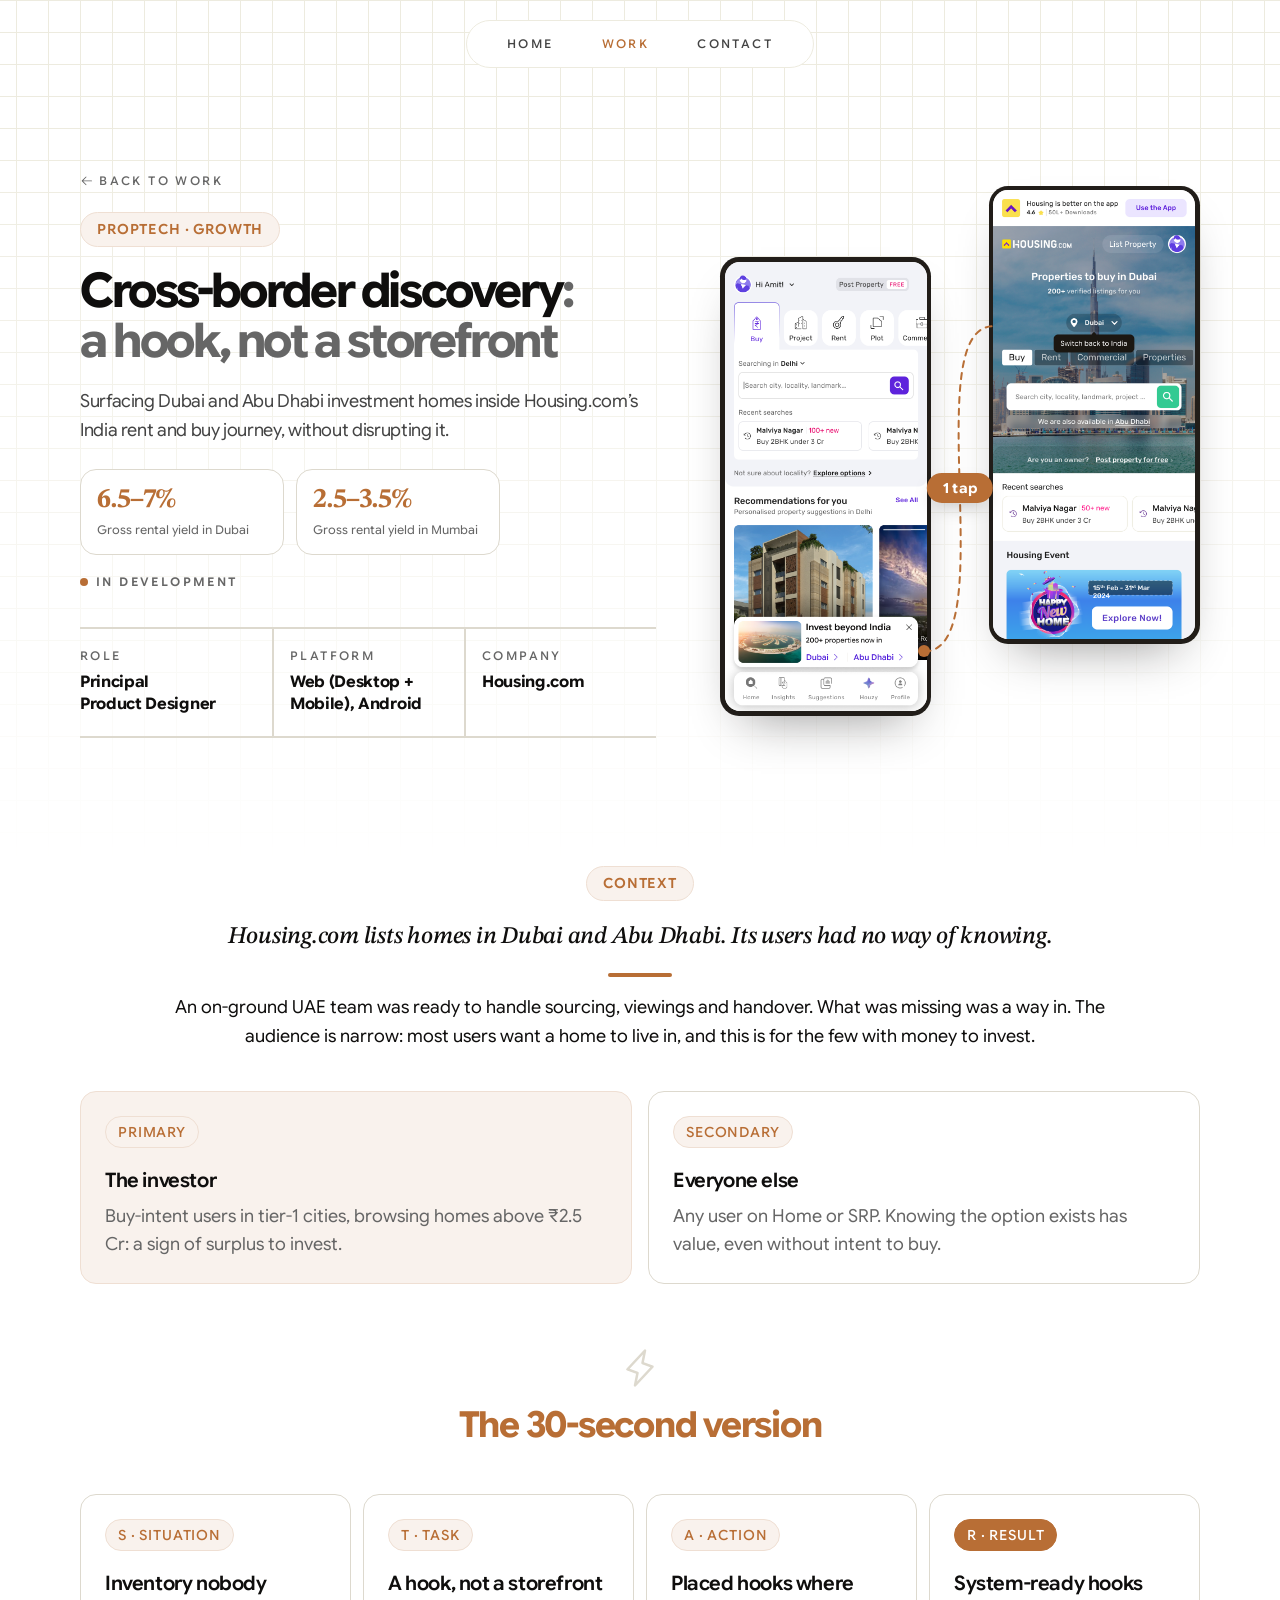
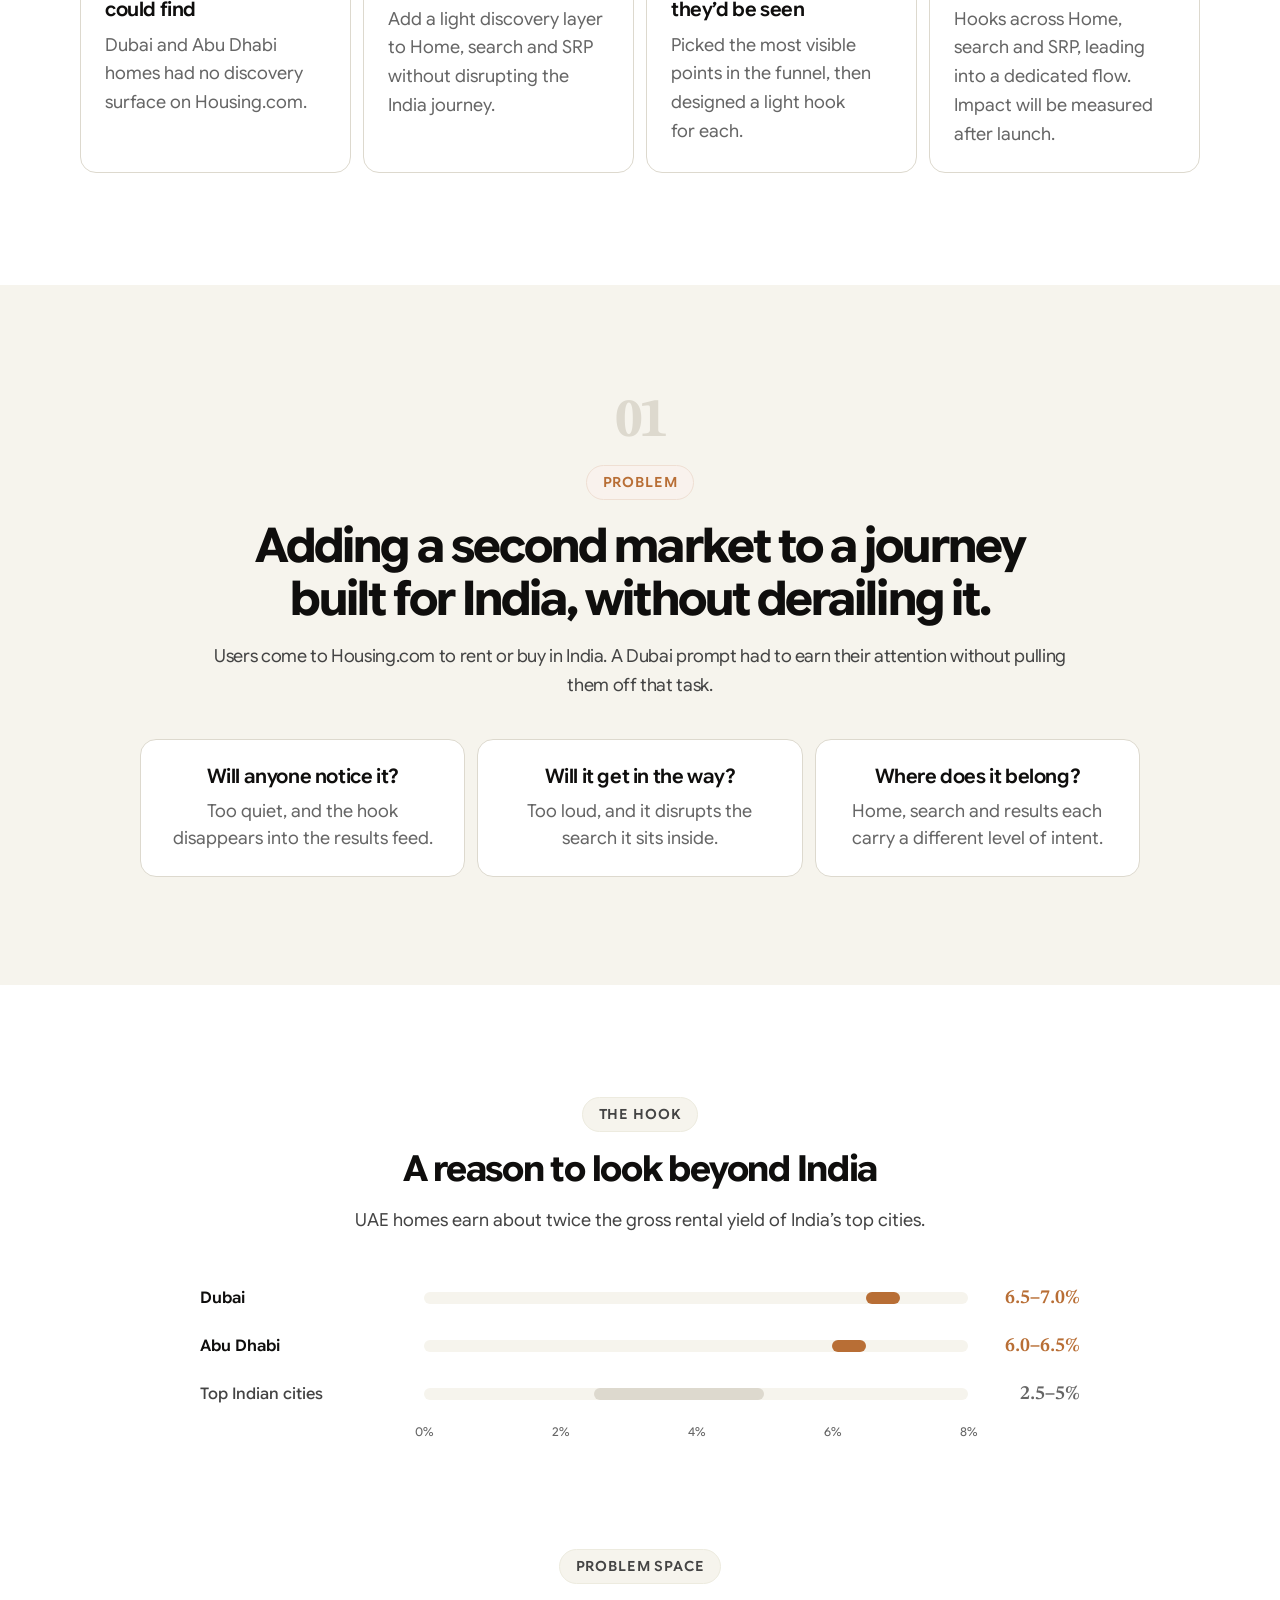
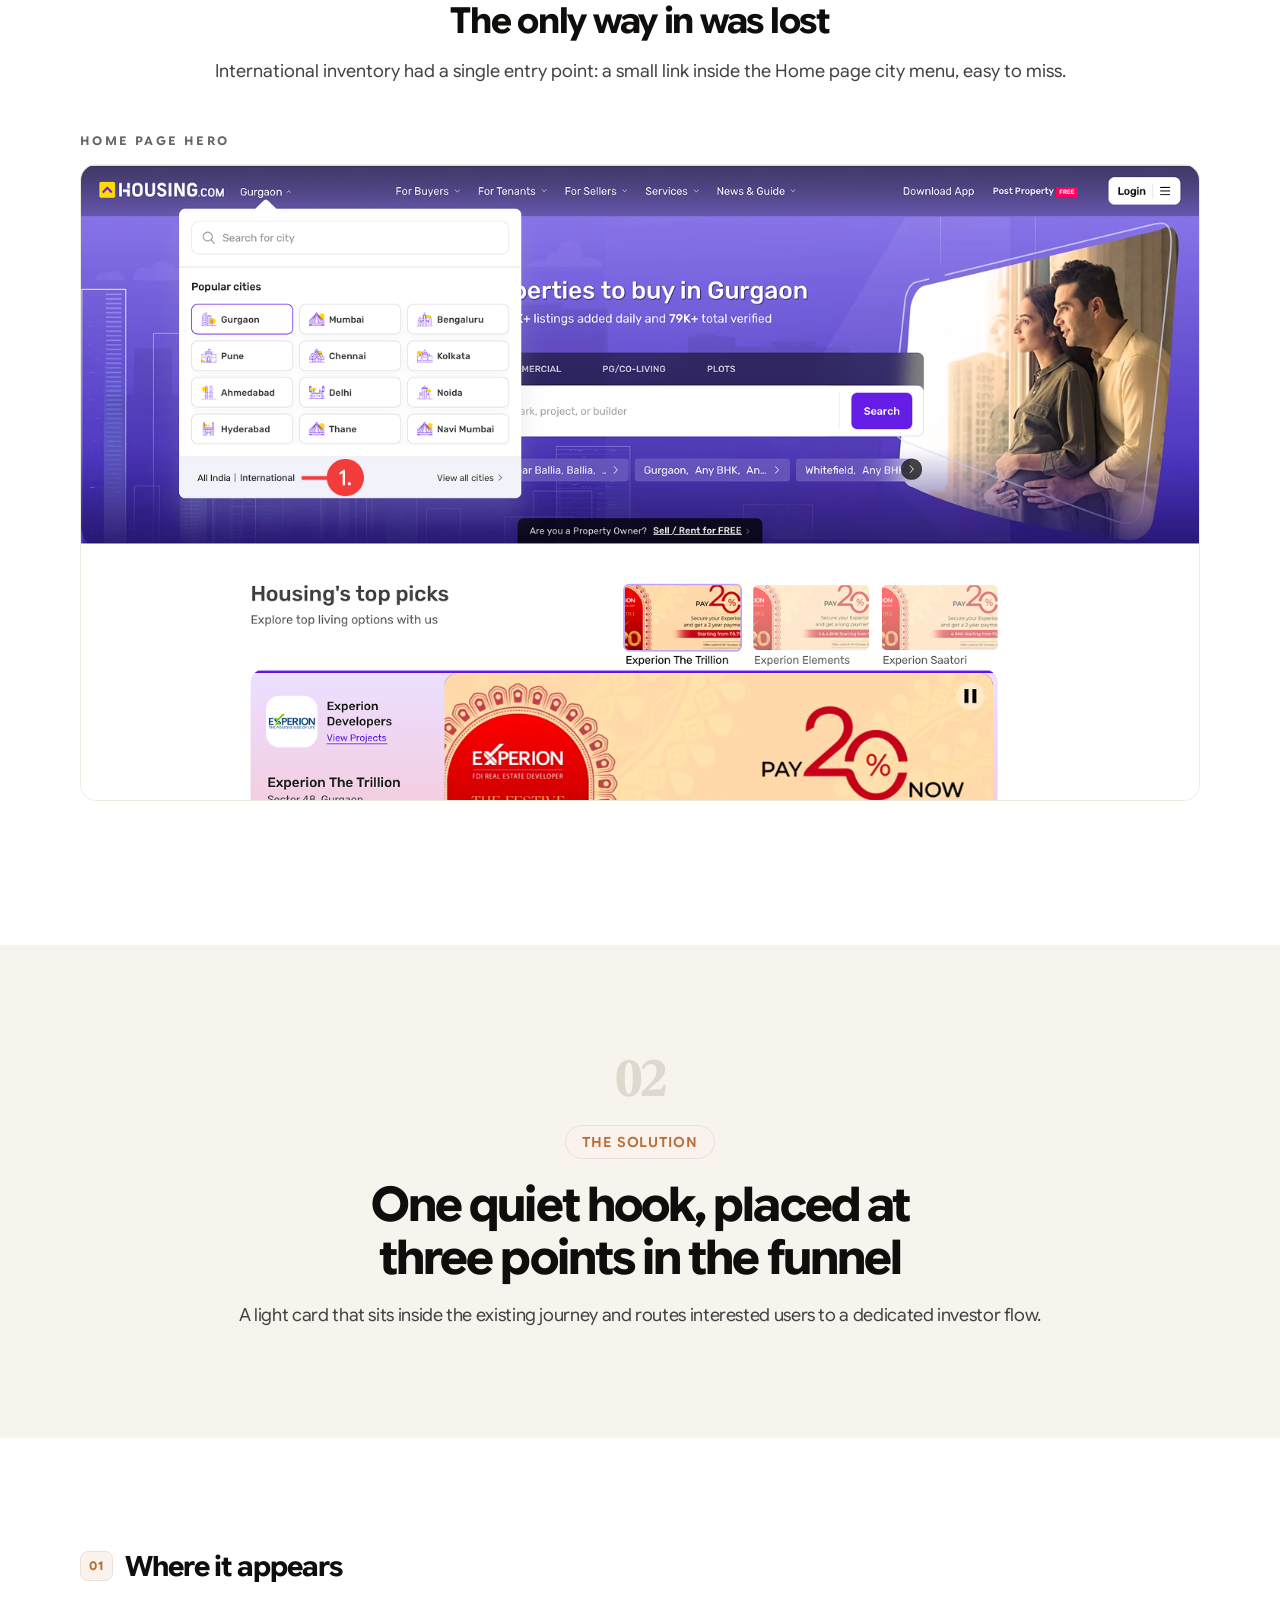
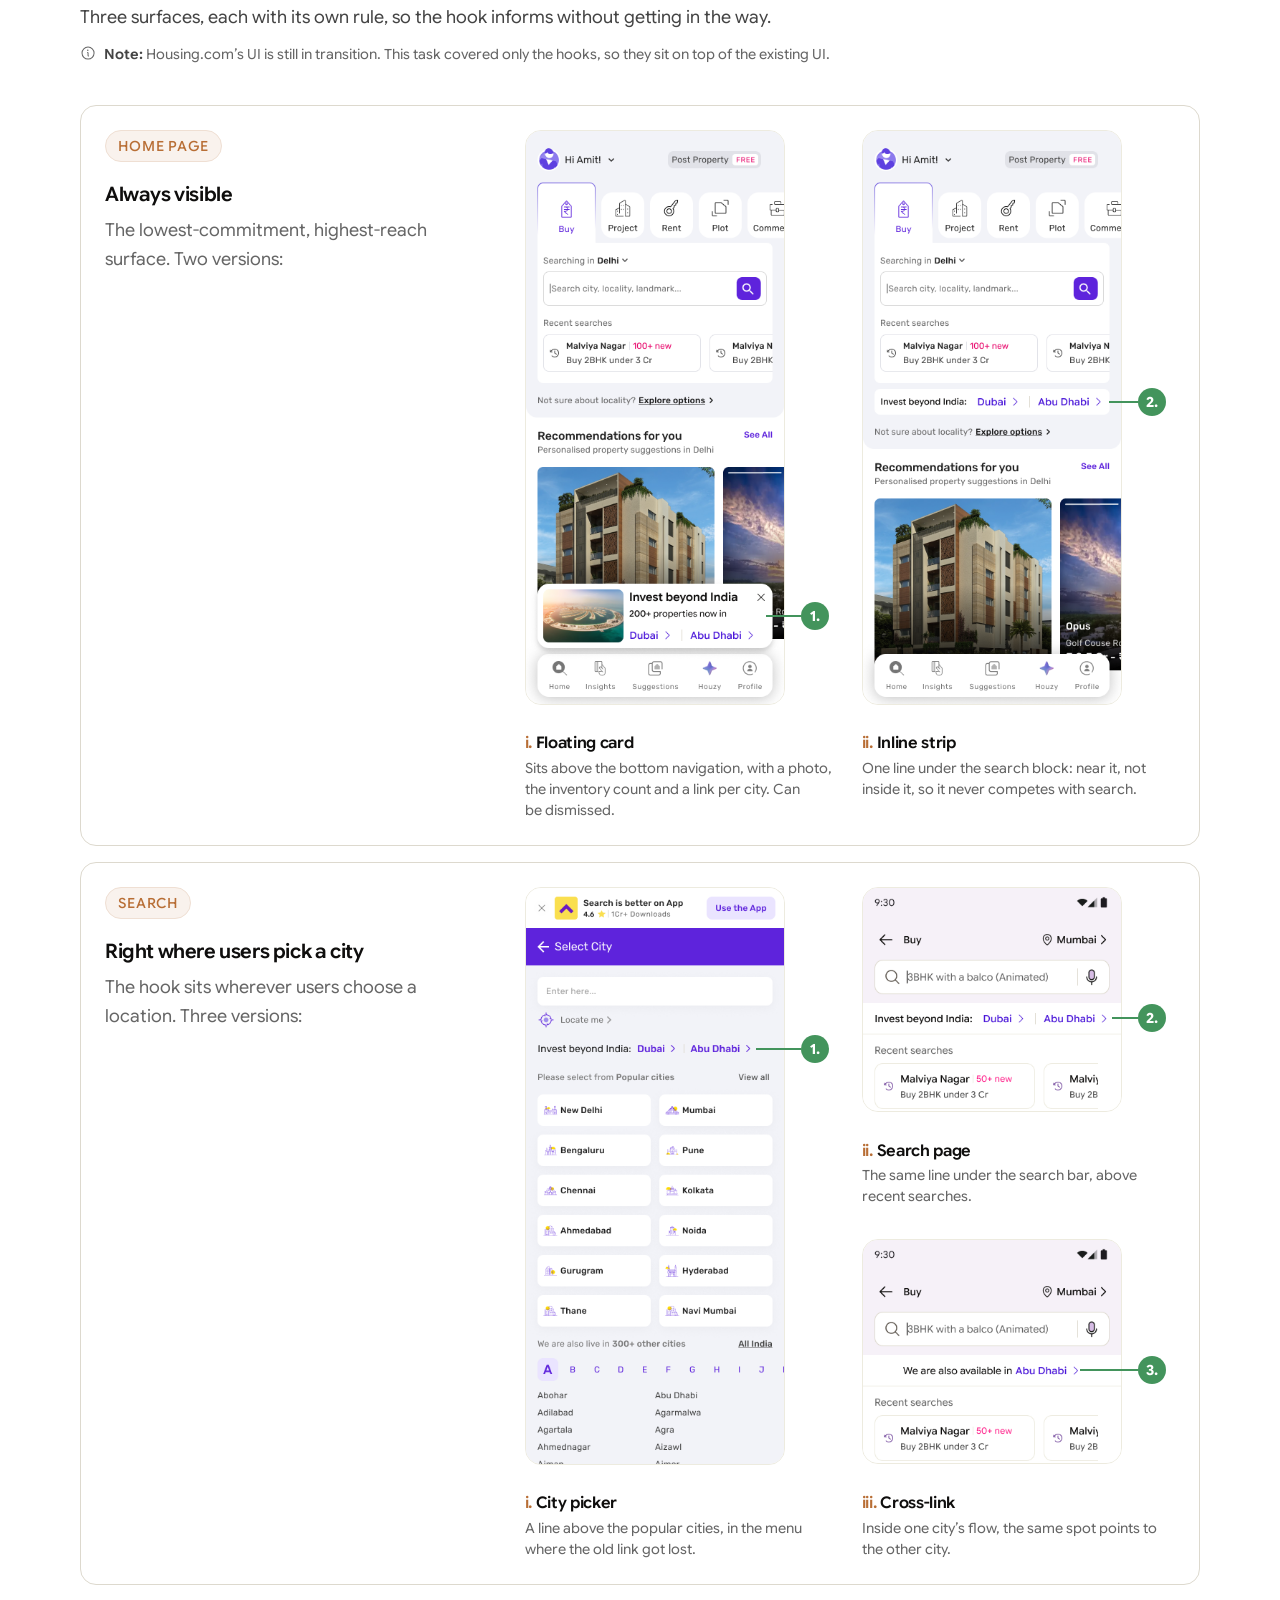
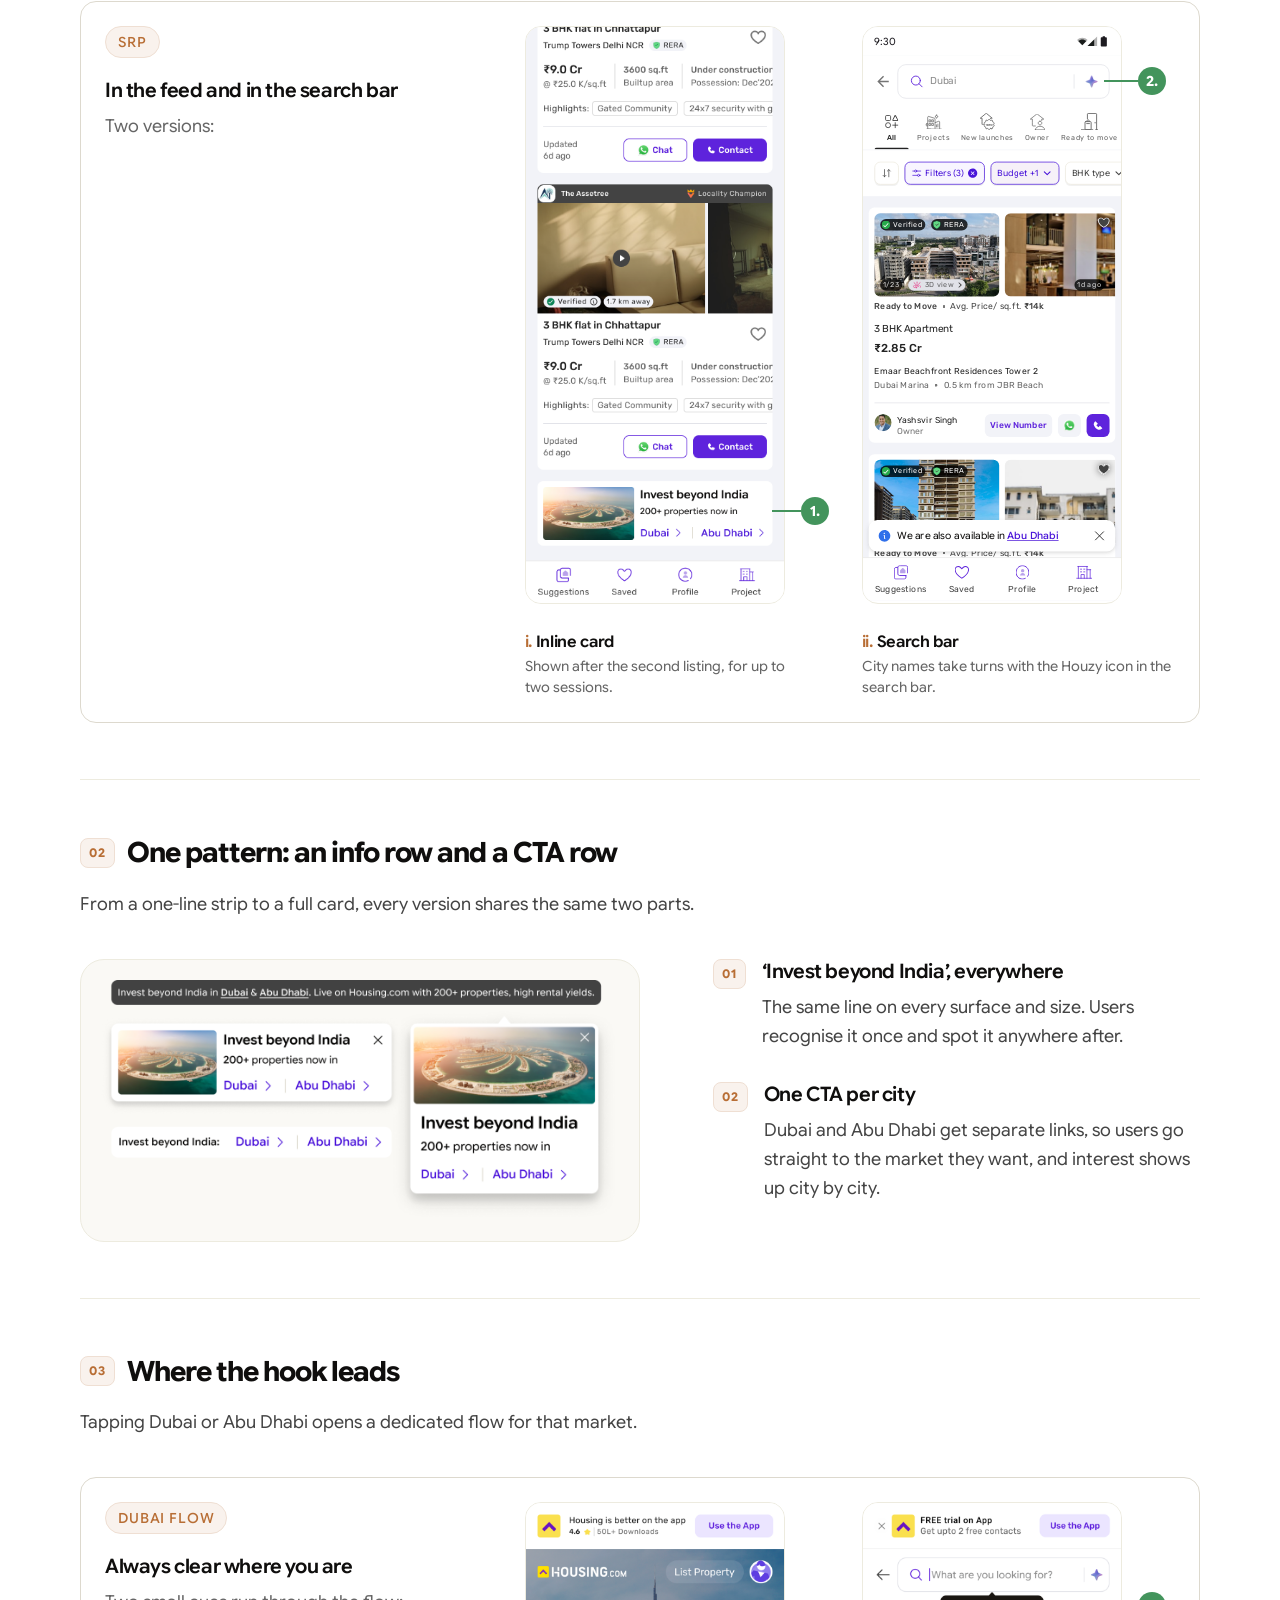
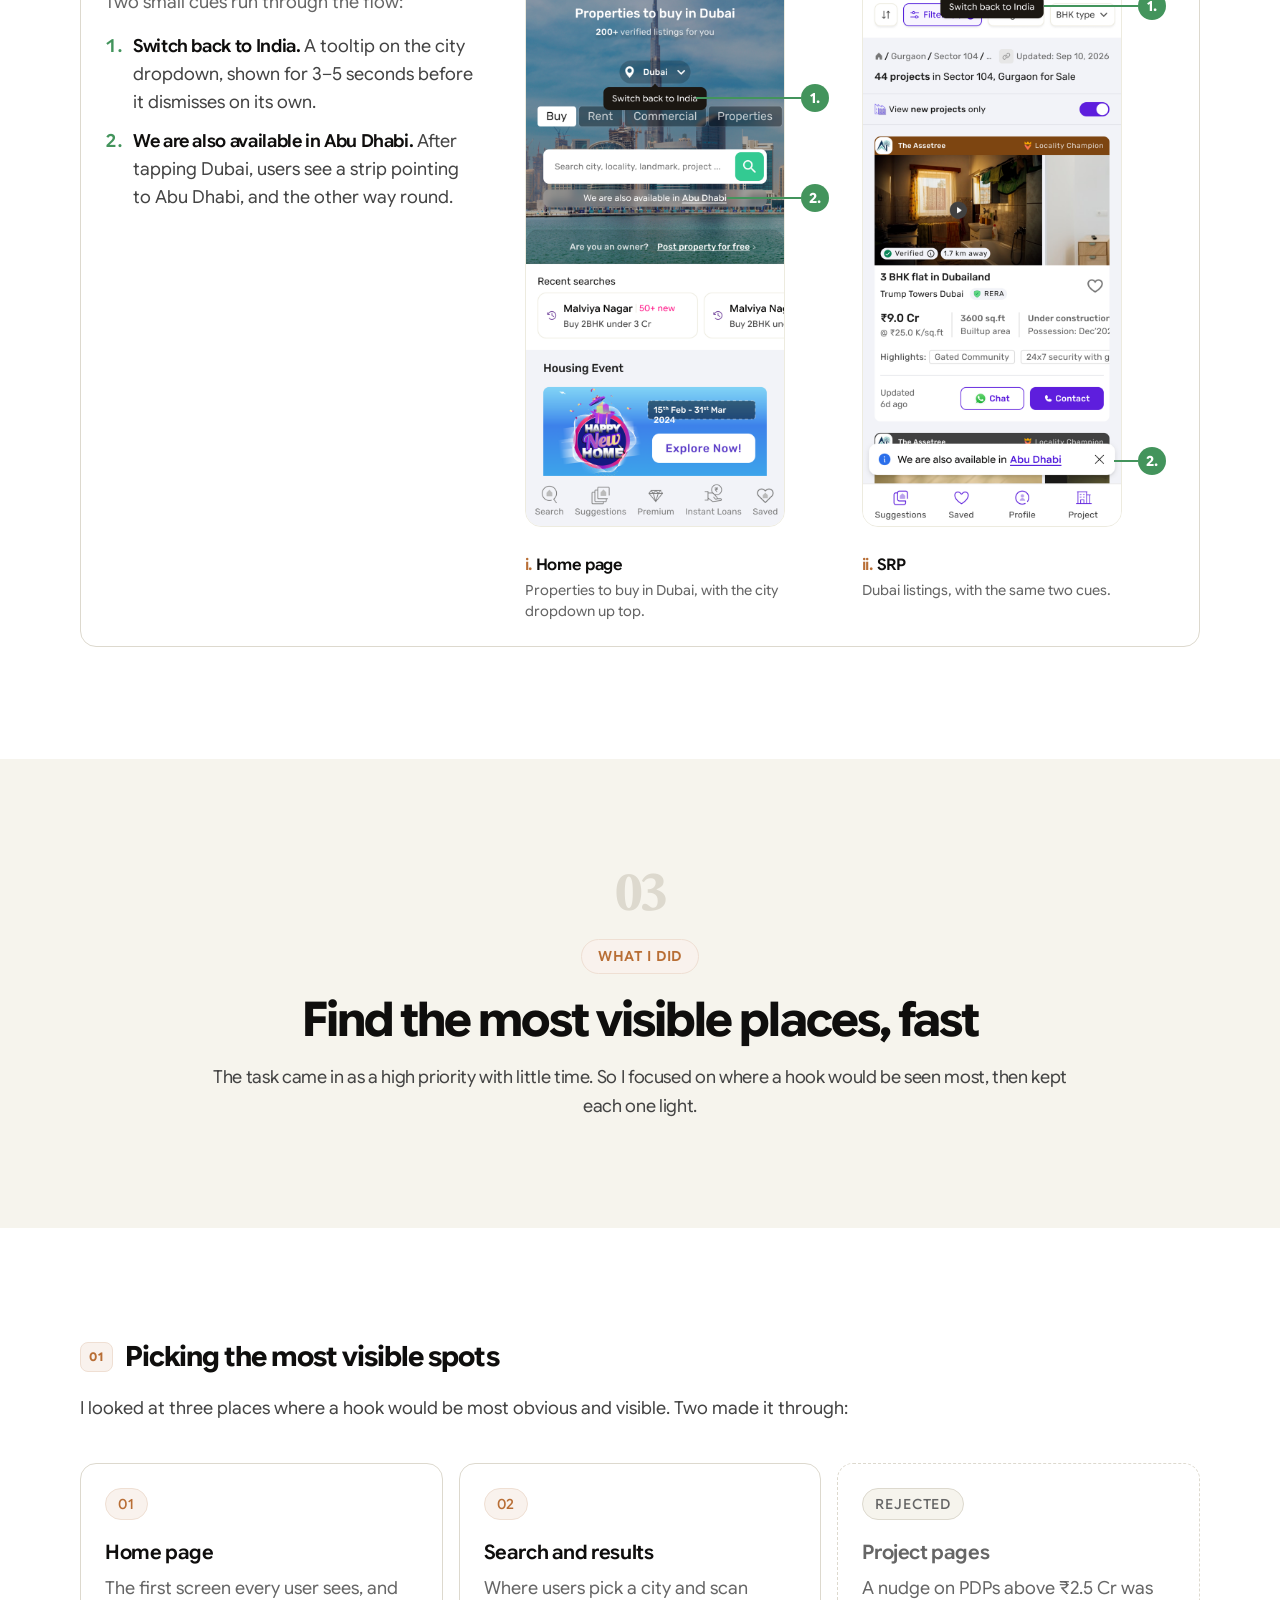
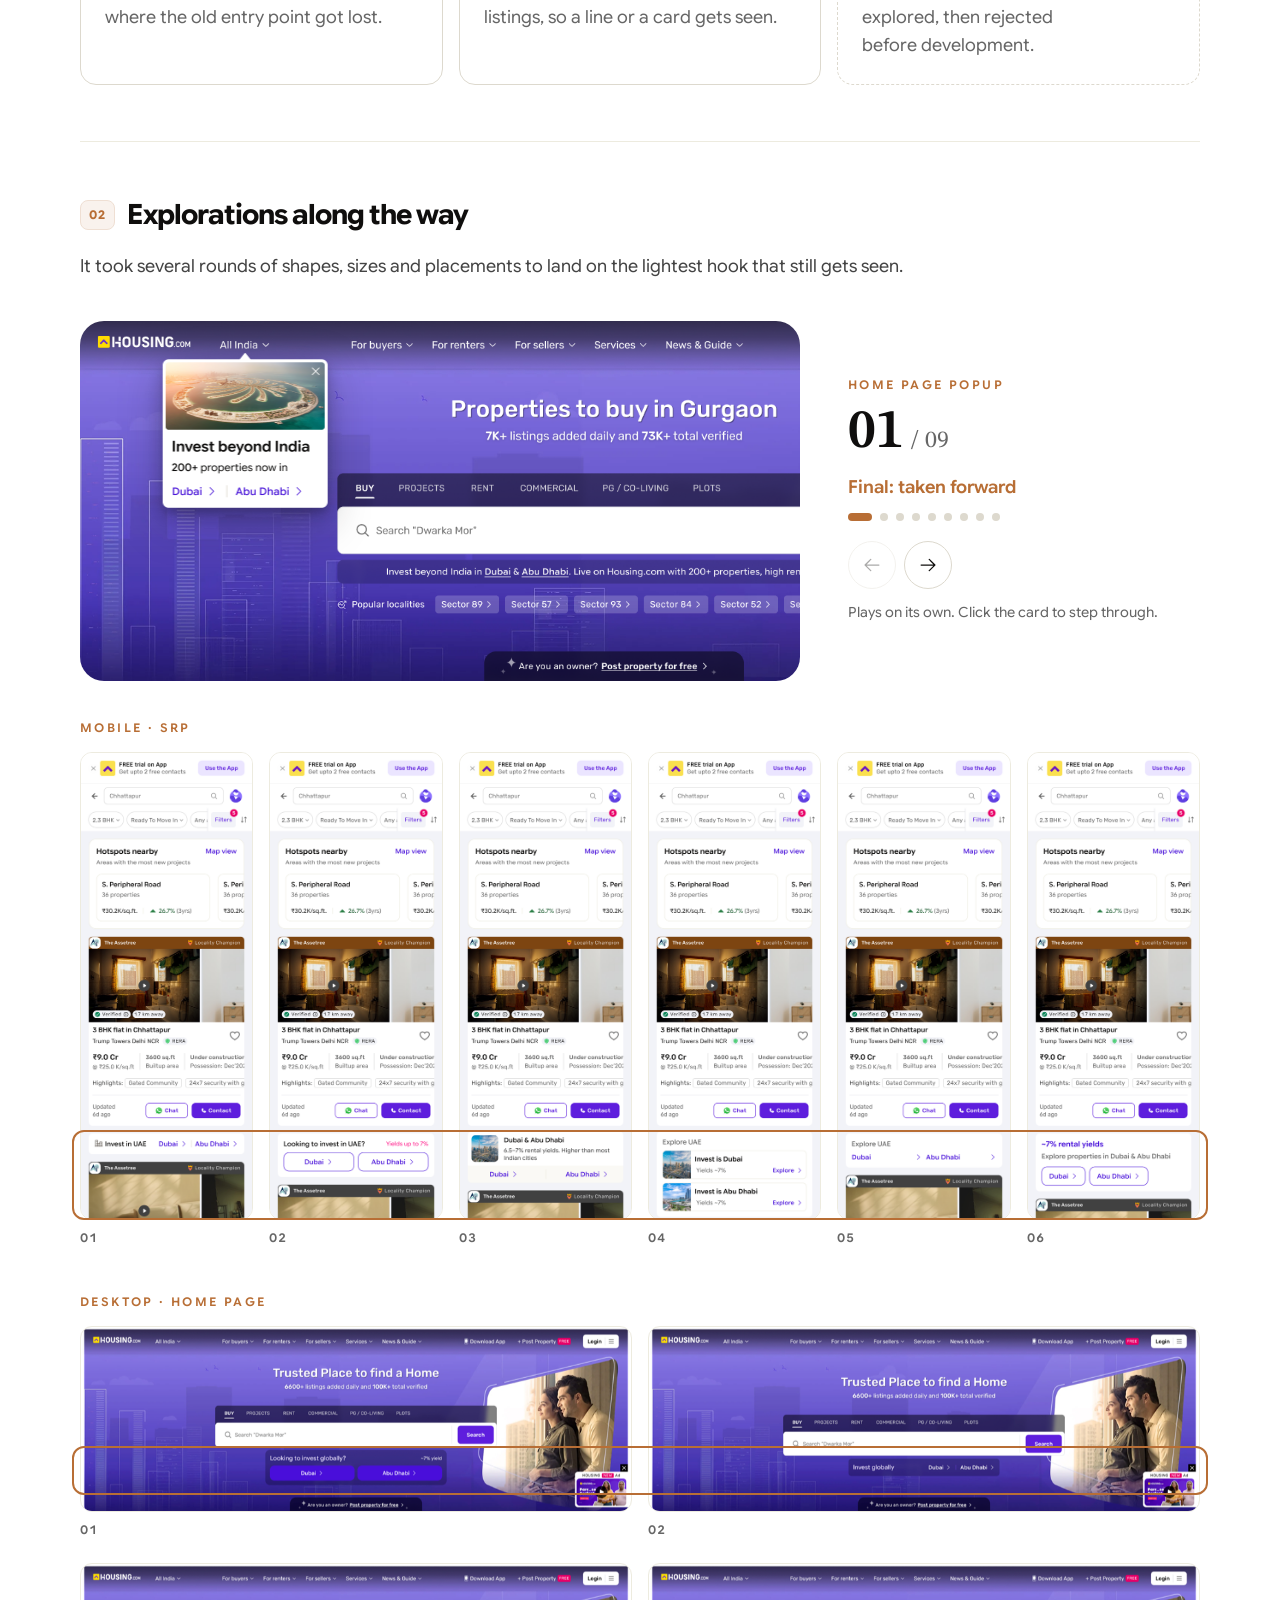
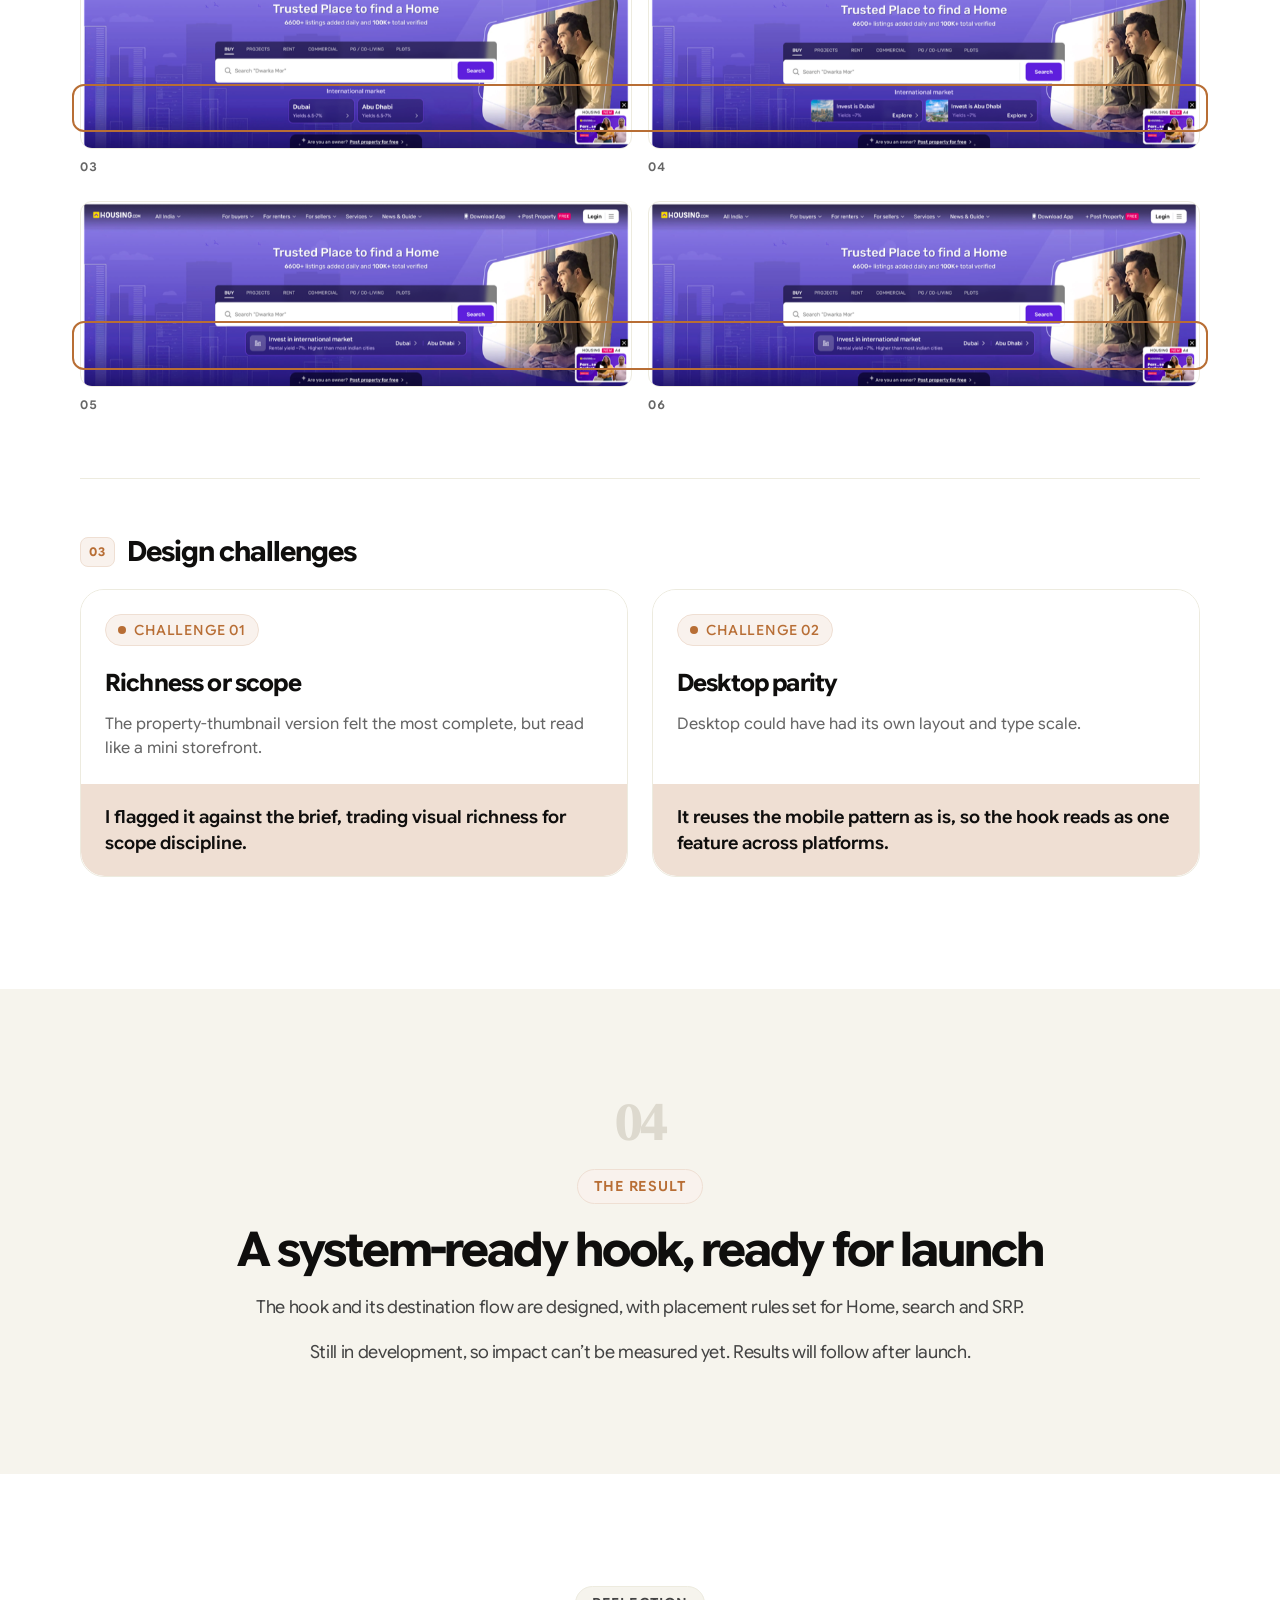
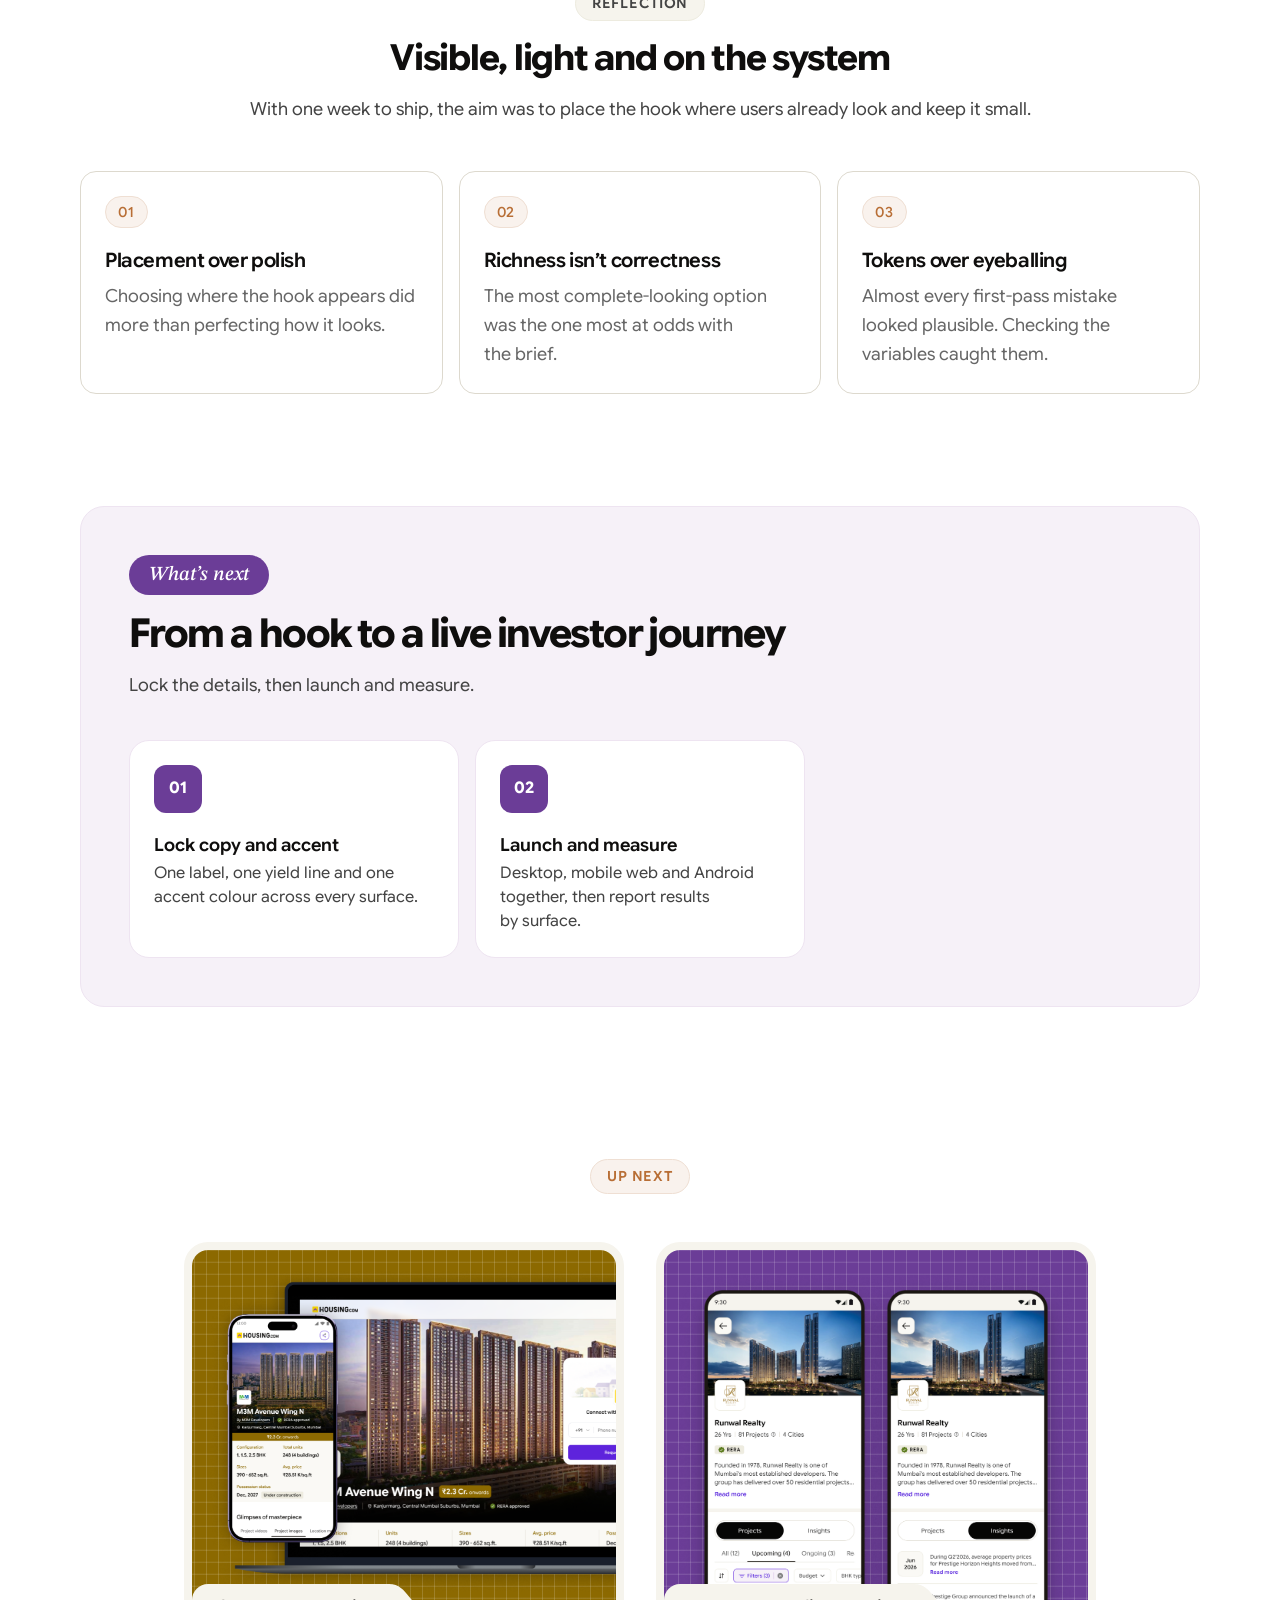
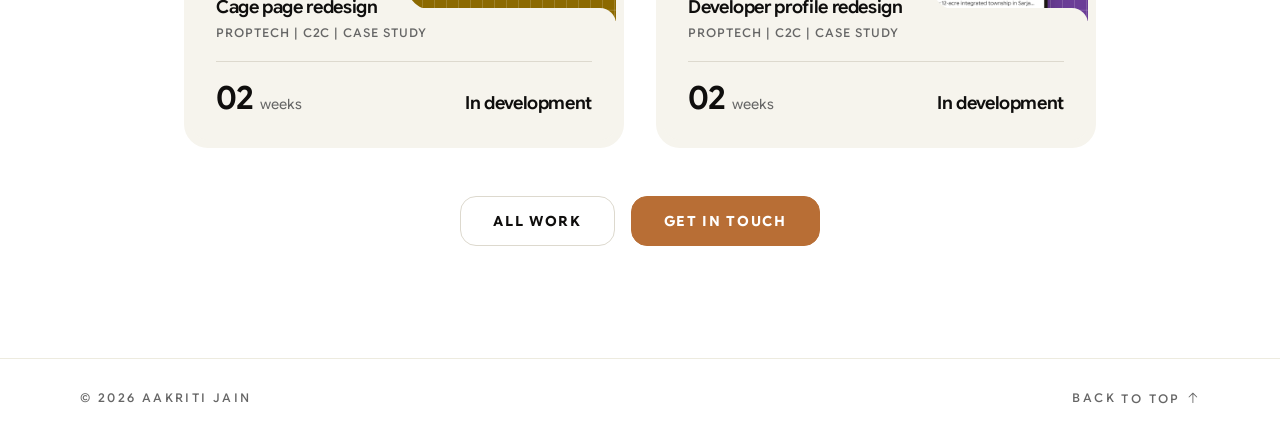
<file: case-studies/cross-border-discovery.html>
<!doctype html>
<html lang="en">
<head>
  <meta charset="utf-8">
  <meta name="viewport" content="width=device-width, initial-scale=1">
  <title>Cross-border discovery — Aakriti Jain</title>
  <meta name="description" content="Designing a lightweight hook that surfaces Dubai and Abu Dhabi investment homes inside Housing.com’s India rent and buy journey.">
  <link rel="preload" href="../assets/fonts/GoogleSansFlex.woff2" as="font" type="font/woff2" crossorigin>
  <link rel="preconnect" href="https://fonts.googleapis.com">
  <link rel="preconnect" href="https://fonts.gstatic.com" crossorigin>
  <link href="https://fonts.googleapis.com/css2?family=Rubik:wght@400;500&family=STIX+Two+Text:ital,wght@0,400;0,600;1,400;1,500&display=swap" rel="stylesheet">
  <link rel="stylesheet" href="../assets/css/styles.css?v=20261126g">
  <script>document.documentElement.classList.add('js')</script>
  <script src="../assets/js/main.js?v=20261126g" defer></script>
</head>
<body id="top">

  <nav class="nav" aria-label="Primary">
    <a href="../index.html">Home</a>
    <a href="../index.html#work" aria-current="page">Work</a>
    <a href="../index.html#contact">Contact</a>
  </nav>

  <main>

    <!-- HERO -->
    <header class="hero hero--case">
      <div class="container hero__grid">
        <div class="hero__copy">
          <a class="back label" href="../index.html#work"><svg class="icon" viewBox="0 0 256 256" fill="currentColor" aria-hidden="true"><path d="M224,128a8,8,0,0,1-8,8H59.31l58.35,58.34a8,8,0,0,1-11.32,11.32l-72-72a8,8,0,0,1,0-11.32l72-72a8,8,0,0,1,11.32,11.32L59.31,120H216A8,8,0,0,1,224,128Z"/></svg> Back to work</a>
          <div><span class="tag">Proptech · Growth</span></div>
          <h1 class="hero__title">Cross-border discovery<span class="muted">: a hook, not a storefront</span></h1>
          <p class="hero__intro">Surfacing Dubai and Abu Dhabi investment homes inside Housing.com’s India rent and buy journey, without disrupting it.</p>
          <div class="stats">
            <div class="stat">
              <b>6.5–7%</b>
              <small>Gross rental yield in Dubai</small>
            </div>
            <div class="stat">
              <b>2.5–3.5%</b>
              <small>Gross rental yield in Mumbai</small>
            </div>
          </div>
          <p class="hero__status label">In development</p>
          <dl class="meta hero__meta">
            <div>
              <dt class="label">Role</dt>
              <dd>Principal Product Designer</dd>
            </div>
            <div>
              <dt class="label">Platform</dt>
              <dd>Web (Desktop + Mobile), Android</dd>
            </div>
            <div>
              <dt class="label">Company</dt>
              <dd>Housing.com</dd>
            </div>
          </dl>
        </div>
        <!-- Hero: India home with the hook -> Dubai home, one tap apart -->
        <div class="hero__visual duo">
          <figure class="duo__phone duo__phone--from">
            <div class="duo__screen">
              <img src="../assets/img/Intnl-Inventory/S1.png" alt="Housing.com India home page on mobile, with the ‘Invest beyond India’ card above the bottom navigation" width="360" height="800" decoding="async">
            </div>
          </figure>
          <figure class="duo__phone duo__phone--to">
            <div class="duo__screen">
              <img src="../assets/img/Intnl-Inventory/S6-720.png" data-full="../assets/img/Intnl-Inventory/S6.png" alt="The Dubai home page it opens: ‘Properties to buy in Dubai’ over the Dubai skyline" width="720" height="1740" decoding="async">
            </div>
          </figure>
          <svg class="duo__arc" viewBox="0 0 100 100" preserveAspectRatio="none" aria-hidden="true">
            <path d="M42.6 84.6 C 59 84.6, 41 25.5, 56.9 25.5" vector-effect="non-scaling-stroke"/>
          </svg>
          <span class="duo__dot" aria-hidden="true"></span>
          <span class="duo__tap" aria-hidden="true">1 tap</span>
        </div>
      </div>
    </header>

    <!-- CONTEXT -->
    <section class="section section--context">
      <div class="container">
        <div class="context__label reveal"><span class="tag">Context</span></div>
        <blockquote class="context context--wide reveal">
          <p><strong>Housing.com lists homes in Dubai and Abu Dhabi. Its users had no way of knowing.</strong></p>
          <p>An on-ground UAE team was ready to handle sourcing, viewings and handover. What was missing was a way in. The audience is narrow: most users want a home to live in, and this is for the few with money to invest.</p>
        </blockquote>
        <div class="audience audience--context">
          <div class="prob prob--lead reveal">
            <span class="prob__no">Primary</span>
            <b>The investor</b>
            <p>Buy-intent users in tier-1 cities, browsing homes above ₹2.5 Cr: a sign of surplus to invest.</p>
          </div>
          <div class="prob reveal">
            <span class="prob__no">Secondary</span>
            <b>Everyone else</b>
            <p>Any user on Home or SRP. Knowing the option exists has value, even without intent to buy.</p>
          </div>
        </div>
      </div>
    </section>

    <!-- 30-SECOND VERSION -->
    <section class="section">
      <div class="container">
        <div class="head reveal">
          <svg class="head__icon" viewBox="0 0 256 256" fill="currentColor" aria-hidden="true"><path d="M215.79,118.17a8,8,0,0,0-5-5.66L153.18,90.9l14.66-73.33a8,8,0,0,0-13.69-7l-112,120a8,8,0,0,0,3,13l57.63,21.61L88.16,238.43a8,8,0,0,0,13.69,7l112-120A8,8,0,0,0,215.79,118.17ZM109.37,214l10.47-52.38a8,8,0,0,0-5-9.06L62,132.71l84.62-90.66L136.16,94.43a8,8,0,0,0,5,9.06l52.8,19.8Z"/></svg>
          <h2 class="head__accent">The 30-second version</h2>
        </div>
        <ol class="star">
          <li class="reveal">
            <a class="star__link" href="#problem">
              <span class="label">S · Situation</span>
              <b>Inventory nobody could find</b>
              <p>Dubai and Abu Dhabi homes had no discovery surface on Housing.com.</p>
              <svg class="icon star__arrow" viewBox="0 0 256 256" fill="currentColor" aria-hidden="true"><path d="M205.66,149.66l-72,72a8,8,0,0,1-11.32,0l-72-72a8,8,0,0,1,11.32-11.32L120,196.69V40a8,8,0,0,1,16,0V196.69l58.34-58.35a8,8,0,0,1,11.32,11.32Z"/></svg>
            </a>
          </li>
          <li class="reveal">
            <a class="star__link" href="#solution">
              <span class="label">T · Task</span>
              <b>A hook, not a storefront</b>
              <p>Add a light discovery layer to Home, search and SRP without disrupting the India journey.</p>
              <svg class="icon star__arrow" viewBox="0 0 256 256" fill="currentColor" aria-hidden="true"><path d="M205.66,149.66l-72,72a8,8,0,0,1-11.32,0l-72-72a8,8,0,0,1,11.32-11.32L120,196.69V40a8,8,0,0,1,16,0V196.69l58.34-58.35a8,8,0,0,1,11.32,11.32Z"/></svg>
            </a>
          </li>
          <li class="reveal">
            <a class="star__link" href="#process">
              <span class="label">A · Action</span>
              <b>Placed hooks where they’d be seen</b>
              <p>Picked the most visible points in the funnel, then designed a light hook for each.</p>
              <svg class="icon star__arrow" viewBox="0 0 256 256" fill="currentColor" aria-hidden="true"><path d="M205.66,149.66l-72,72a8,8,0,0,1-11.32,0l-72-72a8,8,0,0,1,11.32-11.32L120,196.69V40a8,8,0,0,1,16,0V196.69l58.34-58.35a8,8,0,0,1,11.32,11.32Z"/></svg>
            </a>
          </li>
          <li class="reveal is-result">
            <a class="star__link" href="#result">
              <span class="label">R · Result</span>
              <b>System-ready hooks</b>
              <p>Hooks across Home, search and SRP, leading into a dedicated flow. Impact will be measured after launch.</p>
              <svg class="icon star__arrow" viewBox="0 0 256 256" fill="currentColor" aria-hidden="true"><path d="M205.66,149.66l-72,72a8,8,0,0,1-11.32,0l-72-72a8,8,0,0,1,11.32-11.32L120,196.69V40a8,8,0,0,1,16,0V196.69l58.34-58.35a8,8,0,0,1,11.32,11.32Z"/></svg>
            </a>
          </li>
        </ol>
      </div>
    </section>

    <!-- 01 PROBLEM -->
    <div class="chapter" id="problem">
      <div class="container reveal">
        <span class="chapter__num">01</span>
        <span class="tag">Problem</span>
        <h2>Adding a second market to a journey built for India, without derailing it.</h2>
        <p>Users come to Housing.com to rent or buy in India. A Dubai prompt had to earn their attention without pulling them off that task.</p>
        <ul class="chapter__qs">
          <li>
            <b>Will anyone notice it?</b>
            <span>Too quiet, and the hook disappears into the results feed.</span>
          </li>
          <li>
            <b>Will it get in the way?</b>
            <span>Too loud, and it disrupts the search it sits inside.</span>
          </li>
          <li>
            <b>Where does it belong?</b>
            <span>Home, search and results each carry a different level of intent.</span>
          </li>
        </ul>
      </div>
    </div>

    <section class="section">
      <div class="container">
        <div class="head reveal">
          <span class="tag tag--neutral">The hook</span>
          <h2>A reason to look beyond India</h2>
          <p>UAE homes earn about twice the gross rental yield of India’s top cities.</p>
        </div>
        <div class="yields reveal">
          <ol class="yields__list">
            <li class="yields__row yields__row--uae" style="--lo: 6.5; --hi: 7.0">
              <span class="yields__city">Dubai</span>
              <span class="yields__track" aria-hidden="true"><span class="yields__bar"></span></span>
              <span class="yields__value">6.5–7.0%</span>
            </li>
            <li class="yields__row yields__row--uae" style="--lo: 6.0; --hi: 6.5">
              <span class="yields__city">Abu Dhabi</span>
              <span class="yields__track" aria-hidden="true"><span class="yields__bar"></span></span>
              <span class="yields__value">6.0–6.5%</span>
            </li>
            <li class="yields__row" style="--lo: 2.5; --hi: 5.0">
              <span class="yields__city">Top Indian cities</span>
              <span class="yields__track" aria-hidden="true"><span class="yields__bar"></span></span>
              <span class="yields__value">2.5–5%</span>
            </li>
          </ol>
          <div class="yields__axis" aria-hidden="true">
            <span></span>
            <span class="yields__ticks"><span style="--v: 0">0%</span><span style="--v: 2">2%</span><span style="--v: 4">4%</span><span style="--v: 6">6%</span><span style="--v: 8">8%</span></span>
            <span></span>
          </div>
        </div>
      </div>
    </section>

    <section class="section">
      <div class="container">
        <div class="head reveal">
          <span class="tag tag--neutral">Problem space</span>
          <h2>The only way in was lost</h2>
          <p>International inventory had a single entry point: a small link inside the Home page city menu, easy to miss.</p>
        </div>
        <figure class="shot reveal">
          <figcaption class="label state state--before">Home page hero</figcaption>
          <img class="shot__framed" src="../assets/img/Intnl-Inventory/Problem.png" alt="Housing.com Home page hero with the city menu open; the International link, marked 1, sits as small text at the bottom of the menu" width="1470" height="834" loading="lazy" decoding="async">
        </figure>
      </div>
    </section>

    <!-- 02 THE SOLUTION -->
    <div class="chapter" id="solution">
      <div class="container reveal">
        <span class="chapter__num">02</span>
        <span class="tag">The solution</span>
        <h2>One quiet hook, placed at three points in the funnel</h2>
        <p>A light card that sits inside the existing journey and routes interested users to a dedicated investor flow.</p>
      </div>
    </div>

    <section class="section">
      <div class="container">

        <div class="story">
          <div class="story__head reveal">
            <span class="story__no">01</span>
            <h3>Where it appears</h3>
          </div>
          <p class="story__lede reveal">Three surfaces, each with its own rule, so the hook informs without getting in the way.</p>
          <p class="note reveal"><svg class="icon" viewBox="0 0 256 256" fill="currentColor" aria-hidden="true"><path d="M128,24A104,104,0,1,0,232,128,104.11,104.11,0,0,0,128,24Zm0,192a88,88,0,1,1,88-88A88.1,88.1,0,0,1,128,216Zm16-40a8,8,0,0,1-8,8,16,16,0,0,1-16-16V128a8,8,0,0,1,0-16,16,16,0,0,1,16,16v40A8,8,0,0,1,144,176ZM112,84a12,12,0,1,1,12,12A12,12,0,0,1,112,84Z"/></svg><span><b>Note:</b> Housing.com’s UI is still in transition. This task covered only the hooks, so they sit on top of the existing UI.</span></p>
          <div class="surfaces">
            <div class="prob surface surface--home reveal">
              <div class="surface__intro">
                <span class="pill">Home page</span>
                <b>Always visible</b>
                <p>The lowest-commitment, highest-reach surface. Two versions:</p>
              </div>
              <div class="surface__shots">
                <figure>
                  <div class="callouts"><img src="../assets/img/Intnl-Inventory/S1.png" alt="Home page on mobile with a floating card above the bottom navigation: a Palm Jumeirah photo, ‘Invest beyond India’, ‘200+ properties now in’ and links to Dubai and Abu Dhabi" width="360" height="800" loading="lazy" decoding="async"><span class="callout" style="--x: 93; --y: 84.4%" aria-hidden="true"><span class="callout__no">1</span></span></div>
                  <figcaption>
                    <b><span class="ord">i.</span> Floating card</b>
                    <span>Sits above the bottom navigation, with a photo, the inventory count and a link per city. Can be dismissed.</span>
                  </figcaption>
                </figure>
                <figure>
                  <div class="callouts"><img src="../assets/img/Intnl-Inventory/S2.png" alt="Home page on mobile with a one-line strip under the search block: ‘Invest beyond India:’ with links to Dubai and Abu Dhabi" width="360" height="800" loading="lazy" decoding="async"><span class="callout" style="--x: 95; --y: 47.3%" aria-hidden="true"><span class="callout__no">2</span></span></div>
                  <figcaption>
                    <b><span class="ord">ii.</span> Inline strip</b>
                    <span>One line under the search block: near it, not inside it, so it never competes with search.</span>
                  </figcaption>
                </figure>
              </div>
            </div>
            <div class="prob surface surface--home reveal">
              <div class="surface__intro">
                <span class="pill">Search</span>
                <b>Right where users pick a city</b>
                <p>The hook sits wherever users choose a location. Three versions:</p>
              </div>
              <div class="surface__shots surface__shots--stack">
                <figure>
                  <div class="callouts"><img src="../assets/img/Intnl-Inventory/S3.png" class="surface__trim" alt="City picker on mobile: ‘Invest beyond India:’ with links to Dubai and Abu Dhabi sits above the list of popular cities" width="360" height="1048" loading="lazy" decoding="async"><span class="callout" style="--x: 89; --y: 28%" aria-hidden="true"><span class="callout__no">1</span></span></div>
                  <figcaption>
                    <b><span class="ord">i.</span> City picker</b>
                    <span>A line above the popular cities, in the menu where the old link got lost.</span>
                  </figcaption>
                </figure>
                <figure>
                  <div class="callouts" data-fit="height"><img src="../assets/img/Intnl-Inventory/search1-top.png" data-full="../assets/img/Intnl-Inventory/search1.png" alt="Top of the search page on mobile: under the search bar, ‘Invest beyond India:’ with links to Dubai and Abu Dhabi, above recent searches" width="360" height="400" loading="lazy" decoding="async"><span class="callout" style="--x: 96; --y: calc(100cqw * 182 / 360)" aria-hidden="true"><span class="callout__no">2</span></span></div>
                  <figcaption>
                    <b><span class="ord">ii.</span> Search page</b>
                    <span>The same line under the search bar, above recent searches.</span>
                  </figcaption>
                </figure>
                <figure>
                  <div class="callouts" data-fit="height"><img src="../assets/img/Intnl-Inventory/search2-top.png" data-full="../assets/img/Intnl-Inventory/search2.png" alt="Top of the search page on mobile: under the search bar, ‘We are also available in Abu Dhabi’ with a link" width="360" height="400" loading="lazy" decoding="async"><span class="callout" style="--x: 84; --y: calc(100cqw * 182 / 360)" aria-hidden="true"><span class="callout__no">3</span></span></div>
                  <figcaption>
                    <b><span class="ord">iii.</span> Cross-link</b>
                    <span>Inside one city’s flow, the same spot points to the other city.</span>
                  </figcaption>
                </figure>
              </div>
            </div>
            <div class="prob surface surface--home reveal">
              <div class="surface__intro">
                <span class="pill">SRP</span>
                <b>In the feed and in the search bar</b>
                <p>Two versions:</p>
              </div>
              <div class="surface__shots">
                <figure>
                  <div class="callouts"><img src="../assets/img/Intnl-Inventory/S4.png" class="surface__trim surface__trim--bottom" alt="Search results on mobile: after two property listings, an inline ‘Invest beyond India’ card with a Palm Jumeirah photo, ‘200+ properties now in’ and links to Dubai and Abu Dhabi" width="360" height="1324" loading="lazy" decoding="async"><span class="callout" style="--x: 95; --y: 83.9%" aria-hidden="true"><span class="callout__no">1</span></span></div>
                  <figcaption>
                    <b><span class="ord">i.</span> Inline card</b>
                    <span>Shown after the second listing, for up to two sessions.</span>
                  </figcaption>
                </figure>
                <figure>
                  <div class="callouts"><div class="phone-live" data-screen role="img" aria-label="Dubai search results on mobile: at the right end of the search bar, the Houzy icon gives way to ‘Abu Dhabi’, then ‘Dubai’, then returns, on a loop">
                    <div class="srp" aria-hidden="true">
                      <div class="srp__status-bar">
                        <span>9:30</span>
                        <span class="srp__sys"><img src="../assets/img/Intnl-Inventory/srp/wifi.svg" alt=""><img src="../assets/img/Intnl-Inventory/srp/signal.svg" alt=""><img src="../assets/img/Intnl-Inventory/srp/battery.svg" alt=""></span>
                      </div>
                      <div class="srp__head">
                        <div class="srp__search">
                          <img src="../assets/img/Intnl-Inventory/srp/back.svg" alt="" class="srp__i24">
                          <div class="srp__field">
                            <img src="../assets/img/Intnl-Inventory/srp/search.svg" alt="" class="srp__i20">
                            <span class="srp__query">Dubai</span>
                            <span class="srp__rule"></span>
                            <span class="srp__cycle">
                              <img src="../assets/img/Intnl-Inventory/Houzy.png" alt="" class="srp__cycle-item srp__cycle-item--houzy">
                              <span class="srp__cycle-item srp__cycle-item--abu">Abu Dhabi</span>
                              <span class="srp__cycle-item srp__cycle-item--dubai">Dubai</span>
                            </span>
                          </div>
                        </div>
                        <div class="srp__tabs">
                          <span class="srp__tab srp__tab--on"><span class="srp__tab-icon"><img src="../assets/img/Intnl-Inventory/srp/tab-all.svg" alt="" class="srp__i24"></span>All<img src="../assets/img/Intnl-Inventory/srp/tab-underline.svg" alt="" class="srp__tab-bar"></span>
                          <span class="srp__tab"><span class="srp__tab-icon"><img src="../assets/img/Intnl-Inventory/srp/tab-projects.svg" alt="" class="srp__ti-projects"></span>Projects</span>
                          <span class="srp__tab"><span class="srp__tab-icon"><img src="../assets/img/Intnl-Inventory/srp/tab-new-path.svg" alt="" class="srp__ti-path"><img src="../assets/img/Intnl-Inventory/srp/tab-new-star.svg" alt="" class="srp__ti-star"><img src="../assets/img/Intnl-Inventory/srp/tab-new-tag.svg" alt="" class="srp__ti-tag"></span>New launches</span>
                          <span class="srp__tab"><span class="srp__tab-icon"><img src="../assets/img/Intnl-Inventory/srp/tab-owner.svg" alt="" class="srp__ti-owner"></span>Owner</span>
                          <span class="srp__tab"><span class="srp__tab-icon"><img src="../assets/img/Intnl-Inventory/srp/tab-ready.svg" alt="" class="srp__ti-ready"></span>Ready to move</span>
                        </div>
                        <div class="srp__filters">
                          <span class="srp__filter"><img src="../assets/img/Intnl-Inventory/srp/sort.svg" alt="" class="srp__i16"></span>
                          <span class="srp__filter srp__filter--on srp__filter--tint"><img src="../assets/img/Intnl-Inventory/srp/sliders.svg" alt="" class="srp__i16">Filters (3)<img src="../assets/img/Intnl-Inventory/srp/filter-clear.svg" alt="" class="srp__i16"></span>
                          <span class="srp__filter srp__filter--on">Budget +1<img src="../assets/img/Intnl-Inventory/srp/chevron-brand.svg" alt="" class="srp__i16"></span>
                          <span class="srp__filter srp__filter--text">BHK type<img src="../assets/img/Intnl-Inventory/srp/chevron-grey.svg" alt="" class="srp__i16"></span>
                        </div>
                      </div>
                      <div class="srp__feed">
                      <article class="srp__card">
                        <div class="srp__media">
                          <span class="srp__photo"><img src="../assets/img/Intnl-Inventory/srp/c1a.png" alt="" class="srp__photo-a"></span>
                          <span class="srp__photo"><img src="../assets/img/Intnl-Inventory/srp/c1b.png" alt="" class="srp__photo-b"></span>
                          <span class="srp__badges">
                            <span class="srp__chip srp__chip--icon"><img src="../assets/img/Intnl-Inventory/srp/verified.svg" alt="" class="srp__chip-verified">Verified</span>
                            <span class="srp__chip srp__chip--icon"><img src="../assets/img/Intnl-Inventory/srp/rera.svg" alt="" class="srp__chip-rera">RERA</span>
                          </span>
                          <span class="srp__meta">
                            <span class="srp__chip srp__chip--count">1/23</span>
                            <span class="srp__tag"><span class="srp__tag-icon"><img src="../assets/img/Intnl-Inventory/srp/tag-3d.svg" alt=""></span>&nbsp;3D view<span class="srp__tag-chev"><img src="../assets/img/Intnl-Inventory/srp/tag-chevron.svg" alt=""></span></span>
                          </span>
                          <span class="srp__chip srp__chip--count srp__ago">1d ago</span>
                          <span class="srp__heart"><img src="../assets/img/Intnl-Inventory/srp/heart.svg" alt=""></span>
                        </div>
                        <div class="srp__info">
                          <p class="srp__status"><b>Ready to Move</b><img src="../assets/img/Intnl-Inventory/srp/dot.svg" alt="" class="srp__dot"><span>Avg. Price/ sq.ft. <b>₹14k</b></span></p>
                          <div class="srp__price">
                            <p class="srp__type">3 BHK Apartment</p>
                            <p class="srp__amount">₹2.85 Cr</p>
                          </div>
                          <div class="srp__where">
                            <p class="srp__name">Emaar Beachfront Residences Tower 2</p>
                            <p class="srp__area">Dubai Marina<img src="../assets/img/Intnl-Inventory/srp/dot.svg" alt="" class="srp__dot">0.5 km from JBR Beach</p>
                          </div>
                          <div class="srp__seller">
                            <img src="../assets/img/Intnl-Inventory/srp/avatar.png" alt="" class="srp__avatar" width="24" height="24">
                            <p class="srp__who">Yashsvir Singh<span>Owner</span></p>
                            <span class="srp__btn">View Number</span>
                            <span class="srp__btn srp__btn--icon"><img src="../assets/img/Intnl-Inventory/srp/whatsapp.png" alt=""></span>
                            <span class="srp__btn srp__btn--icon srp__btn--call"><img src="../assets/img/Intnl-Inventory/srp/contact.svg" alt=""></span>
                          </div>
                        </div>
                      </article>
                      <article class="srp__card">
                        <div class="srp__media">
                          <span class="srp__photo"><img src="../assets/img/Intnl-Inventory/srp/c2a.png" alt="" class="srp__photo-a"></span>
                          <span class="srp__photo"><img src="../assets/img/Intnl-Inventory/srp/c2b.png" alt="" class="srp__photo-b"></span>
                          <span class="srp__badges">
                            <span class="srp__chip srp__chip--icon"><img src="../assets/img/Intnl-Inventory/srp/verified.svg" alt="" class="srp__chip-verified">Verified</span>
                            <span class="srp__chip srp__chip--icon"><img src="../assets/img/Intnl-Inventory/srp/rera.svg" alt="" class="srp__chip-rera">RERA</span>
                          </span>
                          <span class="srp__meta">
                            <span class="srp__chip srp__chip--count">1/23</span>
                            <span class="srp__tag"><span class="srp__tag-icon"><img src="../assets/img/Intnl-Inventory/srp/tag-3d.svg" alt=""></span>&nbsp;3D view<span class="srp__tag-chev"><img src="../assets/img/Intnl-Inventory/srp/tag-chevron.svg" alt=""></span></span>
                          </span>
                          <span class="srp__chip srp__chip--count srp__ago">1d ago</span>
                          <span class="srp__heart"><img src="../assets/img/Intnl-Inventory/srp/heart.svg" alt=""></span>
                        </div>
                        <div class="srp__info">
                          <p class="srp__status"><b>Ready to Move</b><img src="../assets/img/Intnl-Inventory/srp/dot.svg" alt="" class="srp__dot"><span>Avg. Price/ sq.ft. <b>₹14k</b></span></p>
                          <div class="srp__price">
                            <p class="srp__type">3 BHK Apartment</p>
                            <p class="srp__amount">₹2.85 Cr</p>
                          </div>
                          <div class="srp__where">
                            <p class="srp__name">Damac Hills 2 Villas Phase III</p>
                            <p class="srp__area">Business Bay<img src="../assets/img/Intnl-Inventory/srp/dot.svg" alt="" class="srp__dot">1.2 km from Dubai Mall</p>
                          </div>
                          <div class="srp__seller">
                            <img src="../assets/img/Intnl-Inventory/srp/avatar.png" alt="" class="srp__avatar" width="24" height="24">
                            <p class="srp__who">Yashsvir Singh<span>Owner</span></p>
                            <span class="srp__btn">View Number</span>
                            <span class="srp__btn srp__btn--icon"><img src="../assets/img/Intnl-Inventory/srp/whatsapp.png" alt=""></span>
                            <span class="srp__btn srp__btn--icon srp__btn--call"><img src="../assets/img/Intnl-Inventory/srp/contact.svg" alt=""></span>
                          </div>
                        </div>
                      </article>
                      </div>
                      <div class="srp__snack">
                        <img src="../assets/img/Intnl-Inventory/srp/info.svg" alt="" class="srp__i20">
                        <p>We are also available in <u>Abu Dhabi</u></p>
                        <img src="../assets/img/Intnl-Inventory/srp/close.svg" alt="" class="srp__i20 srp__snack-close">
                      </div>
                      <nav class="srp__nav">
                        <span><span class="srp__nav-icon"><img src="../assets/img/Intnl-Inventory/srp/nav-suggestions.svg" alt="" class="srp__ni-sugg"></span>Suggestions</span>
                        <span><span class="srp__nav-icon"><img src="../assets/img/Intnl-Inventory/srp/nav-saved.svg" alt="" class="srp__ni-saved"></span>Saved</span>
                        <span><span class="srp__nav-icon"><img src="../assets/img/Intnl-Inventory/srp/nav-profile.svg" alt="" class="srp__ni-profile"></span>Profile</span>
                        <span><span class="srp__nav-icon"><img src="../assets/img/Intnl-Inventory/srp/nav-project.svg" alt="" class="srp__i24"></span>Project</span>
                      </nav>
                    </div>
                  </div><span class="callout" style="--x: 93; --y: 9.5%" aria-hidden="true"><span class="callout__no">2</span></span></div>
                  <figcaption>
                    <b><span class="ord">ii.</span> Search bar</b>
                    <span>City names take turns with the Houzy icon in the search bar.</span>
                  </figcaption>
                </figure>
              </div>
            </div>
          </div>
        </div>

        <hr class="divider divider--gap">

        <div class="story">
          <div class="story__head reveal">
            <span class="story__no">02</span>
            <h3>One pattern: an info row and a CTA row</h3>
          </div>
          <p class="story__lede reveal">From a one-line strip to a full card, every version shares the same two parts.</p>
          <div class="anatomy reveal">
            <figure class="anatomy__shot">
              <img src="../assets/img/Intnl-Inventory/S5-1200.png" data-full="../assets/img/Intnl-Inventory/S5.png" alt="The hook in four sizes: a one-line banner, a floating card with a photo, an inline text strip and a larger card. Each says ‘Invest beyond India’ with separate links to Dubai and Abu Dhabi" width="1200" height="558" loading="lazy" decoding="async">
            </figure>
            <ol class="anatomy__points">
              <li>
                <span class="story__no">01</span>
                <div>
                  <b>‘Invest beyond India’, everywhere</b>
                  <p>The same line on every surface and size. Users recognise it once and spot it anywhere after.</p>
                </div>
              </li>
              <li>
                <span class="story__no">02</span>
                <div>
                  <b>One CTA per city</b>
                  <p>Dubai and Abu Dhabi get separate links, so users go straight to the market they want, and interest shows up city by city.</p>
                </div>
              </li>
            </ol>
          </div>
        </div>

        <hr class="divider divider--gap">

        <div class="story">
          <div class="story__head reveal">
            <span class="story__no">03</span>
            <h3>Where the hook leads</h3>
          </div>
          <p class="story__lede reveal">Tapping Dubai or Abu Dhabi opens a dedicated flow for that market.</p>
          <div class="prob surface surface--home reveal">
            <div class="surface__intro">
              <span class="pill">Dubai flow</span>
              <b>Always clear where you are</b>
              <p>Two small cues run through the flow:</p>
              <ol class="surface__cues surface__cues--numbered">
                <li><b>Switch back to India.</b> A tooltip on the city dropdown, shown for 3–5 seconds before it dismisses on its own.</li>
                <li><b>We are also available in Abu Dhabi.</b> After tapping Dubai, users see a strip pointing to Abu Dhabi, and the other way round.</li>
              </ol>
            </div>
            <div class="surface__shots">
              <figure>
                <div class="callouts"><img src="../assets/img/Intnl-Inventory/S6-720.png" data-full="../assets/img/Intnl-Inventory/S6.png" alt="Dubai home page on mobile: ‘Properties to buy in Dubai’ over a Dubai skyline, a ‘Switch back to India’ tooltip under the Dubai city dropdown, and a ‘We are also available in Abu Dhabi’ strip below the search bar" width="720" height="1740" loading="lazy" decoding="async"><span class="callout" style="--x: 66; --y: 31.4%" aria-hidden="true"><span class="callout__no">1</span></span><span class="callout" style="--x: 78; --y: 47.3%" aria-hidden="true"><span class="callout__no">2</span></span></div>
                <figcaption>
                  <b><span class="ord">i.</span> Home page</b>
                  <span>Properties to buy in Dubai, with the city dropdown up top.</span>
                </figcaption>
              </figure>
              <figure>
                <div class="callouts"><img src="../assets/img/Intnl-Inventory/S7-720.png" data-full="../assets/img/Intnl-Inventory/S7.png" alt="Dubai SRP on mobile: a ‘Switch back to India’ tooltip under the search bar, Dubai listings, and a ‘We are also available in Abu Dhabi’ strip above the bottom navigation" width="720" height="1740" loading="lazy" decoding="async"><span class="callout" style="--x: 70; --y: 16.7%" aria-hidden="true"><span class="callout__no">1</span></span><span class="callout" style="--x: 97; --y: 89.3%" aria-hidden="true"><span class="callout__no">2</span></span></div>
                <figcaption>
                  <b><span class="ord">ii.</span> SRP</b>
                  <span>Dubai listings, with the same two cues.</span>
                </figcaption>
              </figure>
            </div>
          </div>
        </div>


      </div>
    </section>

    <!-- 03 WHAT I DID -->
    <div class="chapter" id="process">
      <div class="container reveal">
        <span class="chapter__num">03</span>
        <span class="tag">What I did</span>
        <h2>Find the most visible places, fast</h2>
        <p>The task came in as a high priority with little time. So I focused on where a hook would be seen most, then kept each one light.</p>
      </div>
    </div>

    <section class="section">
      <div class="container">

        <div class="story">
          <div class="story__head reveal">
            <span class="story__no">01</span>
            <h3>Picking the most visible spots</h3>
          </div>
          <p class="story__lede reveal">I looked at three places where a hook would be most obvious and visible. Two made it through:</p>
          <div class="insights">
          <div class="prob reveal">
            <span class="prob__no">01</span>
            <b>Home page</b>
            <p>The first screen every user sees, and where the old entry point got lost.</p>
          </div>
          <div class="prob reveal">
            <span class="prob__no">02</span>
            <b>Search and results</b>
            <p>Where users pick a city and scan listings, so a line or a card gets seen.</p>
          </div>
          <div class="prob prob--dropped reveal">
            <span class="prob__no">Rejected</span>
            <b>Project pages</b>
            <p>A nudge on PDPs above ₹2.5 Cr was explored, then rejected before development.</p>
          </div>
          </div>
        </div>

        <hr class="divider divider--gap">

        <div class="story">
          <div class="story__head reveal">
            <span class="story__no">02</span>
            <h3>Explorations along the way</h3>
          </div>
          <p class="story__lede reveal">It took several rounds of shapes, sizes and placements to land on the lightest hook that still gets seen.</p>
          <!-- Home page popup iterations over the homepage (P1): the final (i9) first, then the explorations -->
          <div class="flip flip--scene reveal" data-flip>
            <div class="flip__stage" role="button" tabindex="0" aria-label="Show the next iteration">
                <img class="flip__card" style="--w: 268; --px: 49.9%; --py: 6.3%" data-final src="../assets/img/Intnl-Inventory/i9.png" alt="Iteration 9, final: a white card with a Palm Jumeirah photo, ‘Invest beyond India’, ‘200+ properties now in’ and links to Dubai and Abu Dhabi" width="804" height="764" loading="lazy" decoding="async">
                <img class="flip__card" style="--w: 344; --px: 24.4%; --py: 0%" src="../assets/img/Intnl-Inventory/i1.png" alt="Iteration 1: a wide banner with the Dubai skyline as background, ‘Invest beyond India’ in large white text and links to Dubai and Abu Dhabi" width="1032" height="510" loading="lazy" decoding="async">
                <img class="flip__card" style="--w: 332; --px: 24.4%; --py: 1.1%" src="../assets/img/Intnl-Inventory/i2.png" alt="Iteration 2: the skyline banner as a tooltip with a pointer, links on a dark strip" width="996" height="561" loading="lazy" decoding="async">
                <img class="flip__card" style="--w: 332; --px: 24.4%; --py: 1.1%" src="../assets/img/Intnl-Inventory/i3.png" alt="Iteration 3: a smaller skyline tooltip with tighter text" width="332" height="187" loading="lazy" decoding="async">
                <img class="flip__card" style="--w: 332; --px: 24.4%; --py: 1.2%" src="../assets/img/Intnl-Inventory/i4.png" alt="Iteration 4: the skyline tooltip with a softer shadow" width="996" height="561" loading="lazy" decoding="async">
                <img class="flip__card" style="--w: 320; --px: 23.4%; --py: 0%" src="../assets/img/Intnl-Inventory/i5.png" alt="Iteration 5: the tooltip over a Palm Jumeirah aerial photo" width="320" height="178" loading="lazy" decoding="async">
                <img class="flip__card" style="--w: 320; --px: 23.4%; --py: 0%" src="../assets/img/Intnl-Inventory/i6.png" alt="Iteration 6: a blue-tinted skyline tooltip" width="320" height="174" loading="lazy" decoding="async">
                <img class="flip__card" style="--w: 320; --px: 23.4%; --py: 0%" src="../assets/img/Intnl-Inventory/i7.png" alt="Iteration 7: a purple-tinted skyline tooltip" width="320" height="178" loading="lazy" decoding="async">
                <img class="flip__card" style="--w: 273; --px: 49.8%; --py: 6.6%" src="../assets/img/Intnl-Inventory/i8.png" alt="Iteration 8: a white card with a skyline photo on top and dark text below" width="273" height="243" loading="lazy" decoding="async">
            </div>
            <div class="flip__meta">
              <span class="label">Home page popup</span>
              <p class="flip__count" aria-live="polite"><b data-flip-current>01</b> / 09</p>
              <p class="flip__status" data-flip-status>Iteration</p>
              <div class="flip__dots" aria-hidden="true"><span class="flip__dot flip__dot--final"></span><span class="flip__dot"></span><span class="flip__dot"></span><span class="flip__dot"></span><span class="flip__dot"></span><span class="flip__dot"></span><span class="flip__dot"></span><span class="flip__dot"></span><span class="flip__dot"></span></div>
              <div class="flip__nav">
                <button class="flip__btn" type="button" data-flip-prev aria-label="Previous iteration"><svg class="icon" viewBox="0 0 256 256" fill="currentColor" aria-hidden="true"><path d="M224,128a8,8,0,0,1-8,8H59.31l58.35,58.34a8,8,0,0,1-11.32,11.32l-72-72a8,8,0,0,1,0-11.32l72-72a8,8,0,0,1,11.32,11.32L59.31,120H216A8,8,0,0,1,224,128Z"/></svg></button>
                <button class="flip__btn" type="button" data-flip-next aria-label="Next iteration"><svg class="icon" viewBox="0 0 256 256" fill="currentColor" aria-hidden="true"><path d="M221.66,133.66l-72,72a8,8,0,0,1-11.32-11.32L196.69,136H40a8,8,0,0,1,0-16H196.69L138.34,61.66a8,8,0,0,1,11.32-11.32l72,72A8,8,0,0,1,221.66,133.66Z"/></svg></button>
              </div>
              <p class="flip__hint">Plays on its own. Click the card to step through.</p>
            </div>
          </div>
          <!-- Full-screen iterations, left to right -->
          <div class="strips">
            <div class="strip reveal">
              <span class="label strip__label">Mobile · SRP</span>
              <div class="strip__row strip__row--mobile">
              <figure class="strip__item">
                <div class="strip__shot">
                  <img src="../assets/img/Intnl-Inventory/M1-400.png" data-full="../assets/img/Intnl-Inventory/M1.png" alt="Mobile SRP iteration 1: a single ‘Invest in UAE’ line with Dubai and Abu Dhabi links, below the first listing" width="400" height="1089" loading="lazy" decoding="async">
                  <!-- One outline across all six screens, around the part that changes -->
                  <span class="strip__mark" style="--t: 80.72%; --h: 19.38%" aria-hidden="true"></span>
                </div>
                <figcaption>01</figcaption>
              </figure>
              <figure class="strip__item">
                <div class="strip__shot">
                  <img src="../assets/img/Intnl-Inventory/M2-400.png" data-full="../assets/img/Intnl-Inventory/M2.png" alt="Mobile SRP iteration 2: ‘Looking to invest in UAE?’ with ‘Yields up to 7%’ and two outlined buttons, below the first listing" width="400" height="1089" loading="lazy" decoding="async">
                </div>
                <figcaption>02</figcaption>
              </figure>
              <figure class="strip__item">
                <div class="strip__shot">
                  <img src="../assets/img/Intnl-Inventory/M3-400.png" data-full="../assets/img/Intnl-Inventory/M3.png" alt="Mobile SRP iteration 3: a card with a Dubai photo, 6.5–7% rental yields and links to both cities, below the first listing" width="400" height="1089" loading="lazy" decoding="async">
                </div>
                <figcaption>03</figcaption>
              </figure>
              <figure class="strip__item">
                <div class="strip__shot">
                  <img src="../assets/img/Intnl-Inventory/M4-400.png" data-full="../assets/img/Intnl-Inventory/M4.png" alt="Mobile SRP iteration 4: ‘Explore UAE’ with a row each for Dubai and Abu Dhabi, yields ~7%, below the first listing" width="400" height="1089" loading="lazy" decoding="async">
                </div>
                <figcaption>04</figcaption>
              </figure>
              <figure class="strip__item">
                <div class="strip__shot">
                  <img src="../assets/img/Intnl-Inventory/M5-400.png" data-full="../assets/img/Intnl-Inventory/M5.png" alt="Mobile SRP iteration 5: ‘Explore UAE’ with Dubai and Abu Dhabi links, below the first listing" width="400" height="1089" loading="lazy" decoding="async">
                </div>
                <figcaption>05</figcaption>
              </figure>
              <figure class="strip__item">
                <div class="strip__shot">
                  <img src="../assets/img/Intnl-Inventory/M6-400.png" data-full="../assets/img/Intnl-Inventory/M6.png" alt="Mobile SRP iteration 6: ‘~7% rental yields’ as the headline, with two outlined buttons, below the first listing" width="400" height="1089" loading="lazy" decoding="async">
                </div>
                <figcaption>06</figcaption>
              </figure>
              </div>
            </div>
            <div class="strip reveal">
              <span class="label strip__label">Desktop · Home page</span>
              <div class="strip__row strip__row--desktop">
              <!-- Cropped to the purple hero; one outline per row around the hook band (y 175–245 of 270) -->
              <figure class="strip__item">
                <div class="strip__shot strip__shot--hero">
                  <img src="../assets/img/Intnl-Inventory/D1-800.png" data-full="../assets/img/Intnl-Inventory/D1.png" alt="Desktop home page iteration 1, with the hook below the search bar" width="800" height="674" loading="lazy" decoding="async">
                  <span class="strip__mark strip__mark--pair" style="--t: 64.81%; --h: 25.93%" aria-hidden="true"></span>
                </div>
                <figcaption>01</figcaption>
              </figure>
              <figure class="strip__item">
                <div class="strip__shot strip__shot--hero">
                  <img src="../assets/img/Intnl-Inventory/D2-800.png" data-full="../assets/img/Intnl-Inventory/D2.png" alt="Desktop home page iteration 2, with the hook below the search bar" width="800" height="674" loading="lazy" decoding="async">
                </div>
                <figcaption>02</figcaption>
              </figure>
              <figure class="strip__item">
                <div class="strip__shot strip__shot--hero">
                  <img src="../assets/img/Intnl-Inventory/D3-800.png" data-full="../assets/img/Intnl-Inventory/D3.png" alt="Desktop home page iteration 3, with the hook below the search bar" width="800" height="674" loading="lazy" decoding="async">
                  <span class="strip__mark strip__mark--pair" style="--t: 64.81%; --h: 25.93%" aria-hidden="true"></span>
                </div>
                <figcaption>03</figcaption>
              </figure>
              <figure class="strip__item">
                <div class="strip__shot strip__shot--hero">
                  <img src="../assets/img/Intnl-Inventory/D4-800.png" data-full="../assets/img/Intnl-Inventory/D4.png" alt="Desktop home page iteration 4, with the hook below the search bar" width="800" height="674" loading="lazy" decoding="async">
                </div>
                <figcaption>04</figcaption>
              </figure>
              <figure class="strip__item">
                <div class="strip__shot strip__shot--hero">
                  <img src="../assets/img/Intnl-Inventory/D5-800.png" data-full="../assets/img/Intnl-Inventory/D5.png" alt="Desktop home page iteration 5, with the hook below the search bar" width="800" height="674" loading="lazy" decoding="async">
                  <span class="strip__mark strip__mark--pair" style="--t: 64.81%; --h: 25.93%" aria-hidden="true"></span>
                </div>
                <figcaption>05</figcaption>
              </figure>
              <figure class="strip__item">
                <div class="strip__shot strip__shot--hero">
                  <img src="../assets/img/Intnl-Inventory/D6-800.png" data-full="../assets/img/Intnl-Inventory/D6.png" alt="Desktop home page iteration 6, with the hook below the search bar" width="800" height="674" loading="lazy" decoding="async">
                </div>
                <figcaption>06</figcaption>
              </figure>
              </div>
            </div>
          </div>
        </div>

        <hr class="divider divider--gap">

        <div class="story">
          <div class="story__head reveal">
            <span class="story__no">03</span>
            <h3>Design challenges</h3>
          </div>
          <div class="challenges">
            <article class="challenge reveal">
              <div class="challenge__top">
                <span class="pill pill--dot">Challenge 01</span>
                <h4>Richness or scope</h4>
                <p class="challenge__problem">The property-thumbnail version felt the most complete, but read like a mini storefront.</p>
              </div>
              <p class="challenge__answer">I flagged it against the brief, trading visual richness for scope discipline.</p>
            </article>
            <article class="challenge reveal">
              <div class="challenge__top">
                <span class="pill pill--dot">Challenge 02</span>
                <h4>Desktop parity</h4>
                <p class="challenge__problem">Desktop could have had its own layout and type scale.</p>
              </div>
              <p class="challenge__answer">It reuses the mobile pattern as is, so the hook reads as one feature across platforms.</p>
            </article>
          </div>
        </div>

      </div>
    </section>

    <!-- 04 THE RESULT -->
    <div class="chapter" id="result">
      <div class="container reveal">
        <span class="chapter__num">04</span>
        <span class="tag">The result</span>
        <h2>A system-ready hook, ready for launch</h2>
        <p>The hook and its destination flow are designed, with placement rules set for Home, search and SRP.</p>
        <p>Still in development, so impact can’t be measured yet. Results will follow after launch.</p>
      </div>
    </div>

    <!-- REFLECTION -->
    <section class="section">
      <div class="container">
        <div class="head reveal">
          <span class="tag tag--neutral">Reflection</span>
          <h2>Visible, light and on the system</h2>
          <p>With one week to ship, the aim was to place the hook where users already look and keep it small.</p>
        </div>
        <div class="insights">
          <div class="prob reveal">
            <span class="prob__no">01</span>
            <b>Placement over polish</b>
            <p>Choosing where the hook appears did more than perfecting how it looks.</p>
          </div>
          <div class="prob reveal">
            <span class="prob__no">02</span>
            <b>Richness isn’t correctness</b>
            <p>The most complete-looking option was the one most at odds with the brief.</p>
          </div>
          <div class="prob reveal">
            <span class="prob__no">03</span>
            <b>Tokens over eyeballing</b>
            <p>Almost every first-pass mistake looked plausible. Checking the variables caught them.</p>
          </div>
        </div>
      </div>
    </section>

    <!-- WHAT'S NEXT -->
    <section class="section">
      <div class="container">
        <div class="next reveal">
          <div class="next__intro">
            <span class="next__tag">What’s next</span>
            <h2>From a hook to a live investor journey</h2>
            <p>Lock the details, then launch and measure.</p>
          </div>
          <ol class="next__list">
            <li>
              <span class="next__no">01</span>
              <div>
                <b>Lock copy and accent</b>
                <p>One label, one yield line and one accent colour across every surface.</p>
              </div>
            </li>
            <li>
              <span class="next__no">02</span>
              <div>
                <b>Launch and measure</b>
                <p>Desktop, mobile web and Android together, then report results by surface.</p>
              </div>
            </li>
          </ol>
        </div>
      </div>
    </section>

    <!-- UP NEXT -->
    <section class="upnext">
      <div class="container">
        <span class="tag reveal">Up next</span>
        <div class="upnext__folder">
          <a class="folder folder--butter reveal" href="./cage-page-redesign.html" aria-label="Cage page redesign case study">
              <div class="folder__media">
                <img src="../assets/img/cage-page/cage-page-cover.png" alt="Redesigned cage page on laptop and mobile" width="848" height="744" loading="lazy" decoding="async">
              </div>
              <div class="folder__body">
                <span class="folder__tab" aria-hidden="true"></span>
                <svg class="folder__curve" viewBox="0 0 40 24" preserveAspectRatio="none" aria-hidden="true">
                  <path d="M0 0 C 20 0, 20 24, 40 24 L 0 24 Z" fill="currentColor"/>
                </svg>
                <div class="folder__head">
                  <b>Cage page redesign</b>
                  <span>PROPTECH | C2C | CASE STUDY</span>
                </div>
                <div class="folder__more">
                  <div>
                    <h3 class="folder__title">Turned a high-converting landing page into a premium product developers pay for.</h3>
                  </div>
                </div>
                <div class="folder__foot">
                  <div class="folder__stat">
                    <b>02</b>
                    <span>weeks</span>
                  </div>
                  <div class="folder__stat folder__stat--end">
                    <b>In development</b>
                  </div>
                </div>
              </div>
            </a>

          <a class="folder folder--lavender reveal" href="./developer-profile-redesign.html" aria-label="Developer profile redesign case study">
              <div class="folder__media">
                <div class="folder__phones">
                  <img src="../assets/img/developer-profile/hero-projects.png" alt="Developer profile on mobile, Projects tab" width="560" height="1049" loading="lazy" decoding="async">
                  <img src="../assets/img/developer-profile/hero-insights.png" alt="Developer profile on mobile, Insights tab" width="560" height="1049" loading="lazy" decoding="async">
                </div>
              </div>
              <div class="folder__body">
                <span class="folder__tab" aria-hidden="true"></span>
                <svg class="folder__curve" viewBox="0 0 40 24" preserveAspectRatio="none" aria-hidden="true">
                  <path d="M0 0 C 20 0, 20 24, 40 24 L 0 24 Z" fill="currentColor"/>
                </svg>
                <div class="folder__head">
                  <b>Developer profile redesign</b>
                  <span>PROPTECH | C2C | CASE STUDY</span>
                </div>
                <div class="folder__more">
                  <div>
                    <h3 class="folder__title">Revamped developer profiles to put their projects front and centre.</h3>
                  </div>
                </div>
                <div class="folder__foot">
                  <div class="folder__stat">
                    <b>02</b>
                    <span>weeks</span>
                  </div>
                  <div class="folder__stat folder__stat--end">
                    <b>In development</b>
                  </div>
                </div>
              </div>
            </a>
        </div>
        <div class="ctas">
          <a class="btn" href="../index.html#work">All work</a>
          <a class="btn btn--solid" href="../index.html#contact">Get in touch</a>
        </div>
      </div>
    </section>
  </main>

  <footer class="footer">
    <div class="container footer__inner label">
      <span>© 2026 Aakriti Jain</span>
      <a href="#top">Back to top <svg class="icon" viewBox="0 0 256 256" fill="currentColor" aria-hidden="true"><path d="M205.66,117.66a8,8,0,0,1-11.32,0L136,59.31V216a8,8,0,0,1-16,0V59.31L61.66,117.66a8,8,0,0,1-11.32-11.32l72-72a8,8,0,0,1,11.32,0l72,72A8,8,0,0,1,205.66,117.66Z"/></svg></a>
    </div>
  </footer>

</body>
</html>
</file>
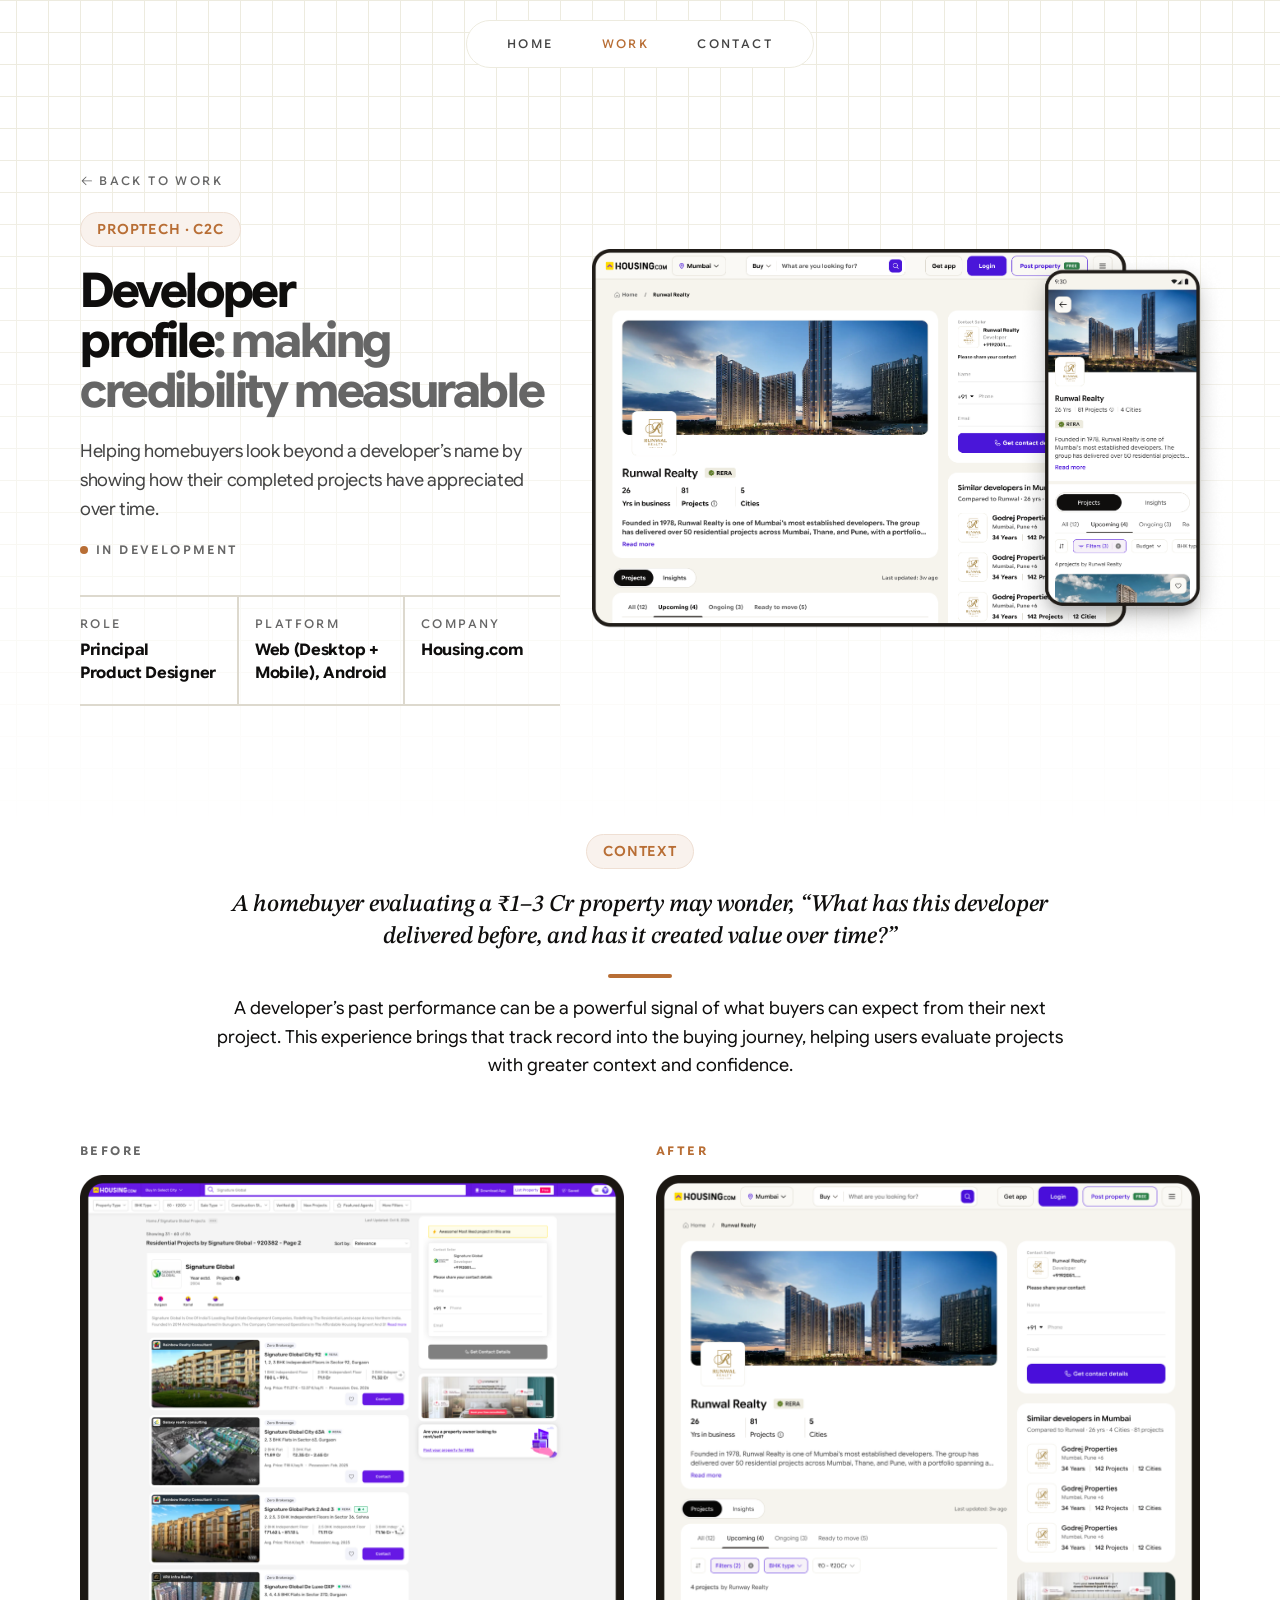
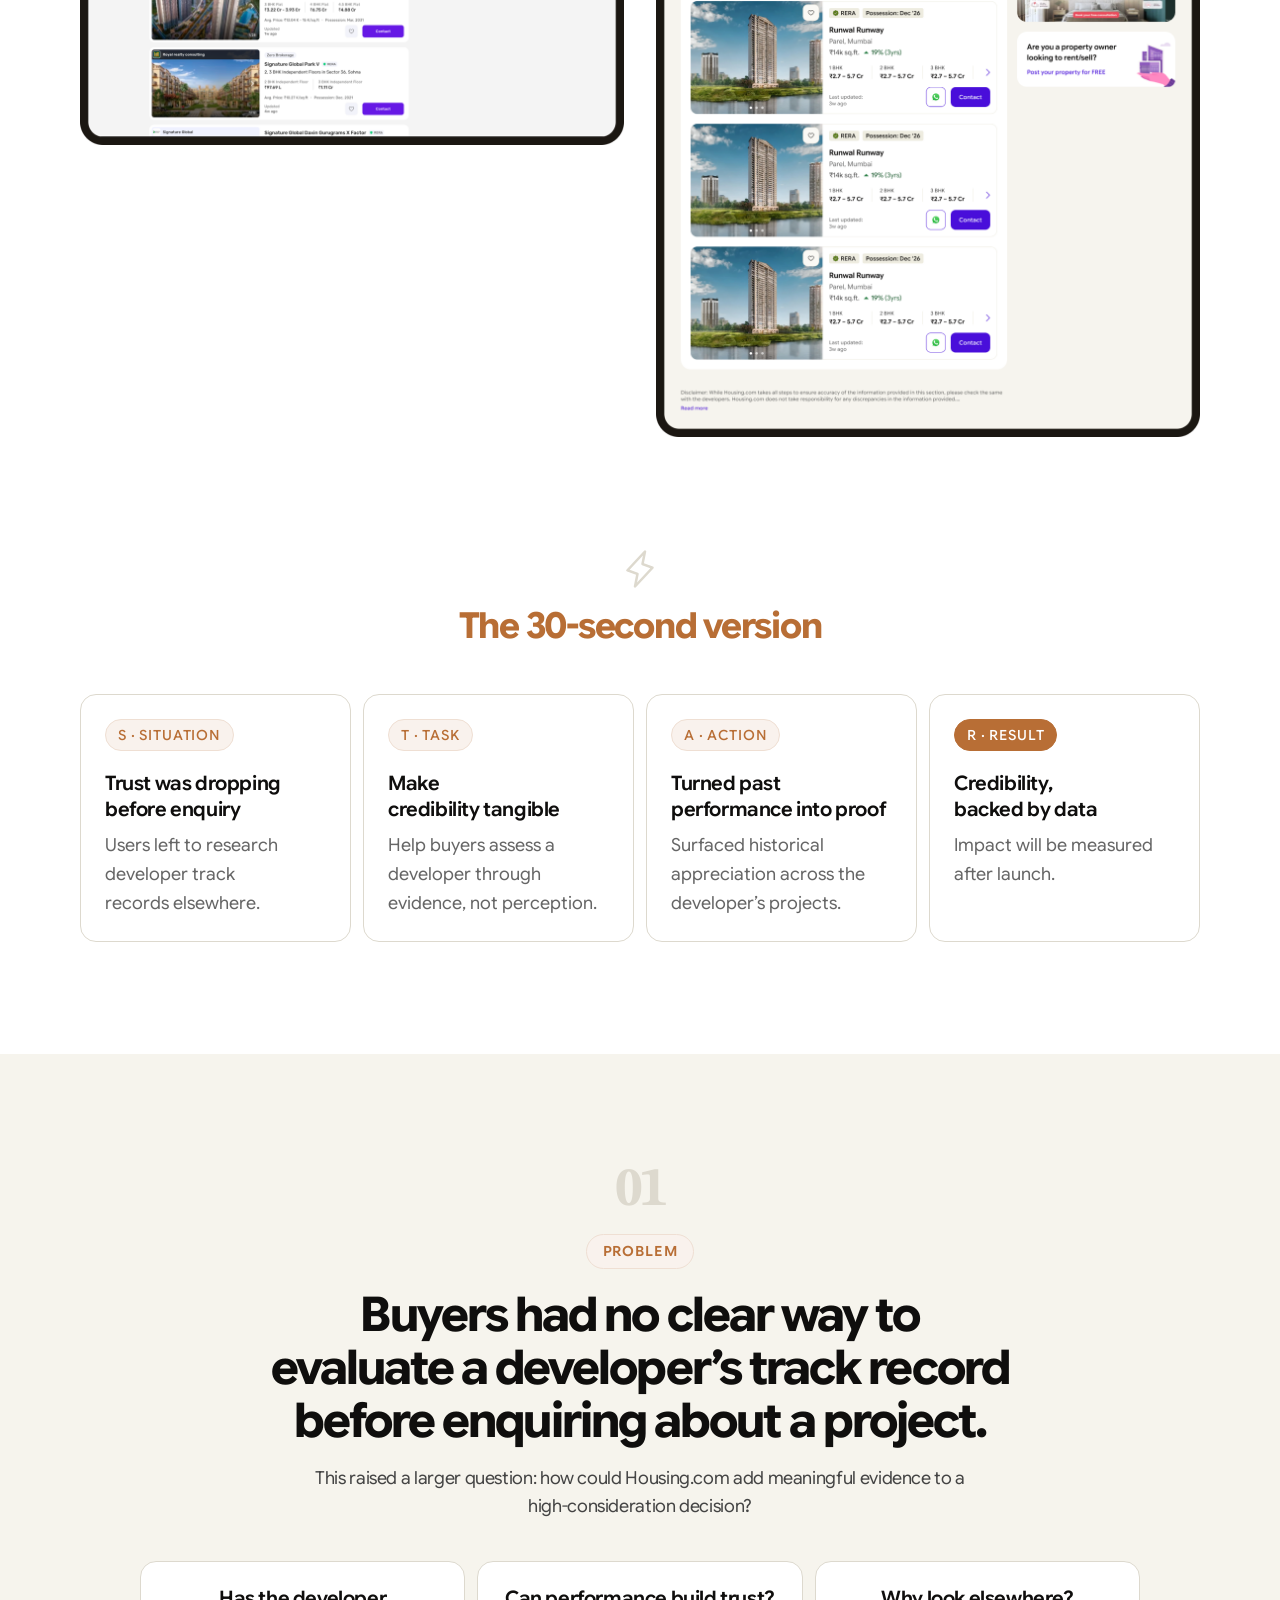
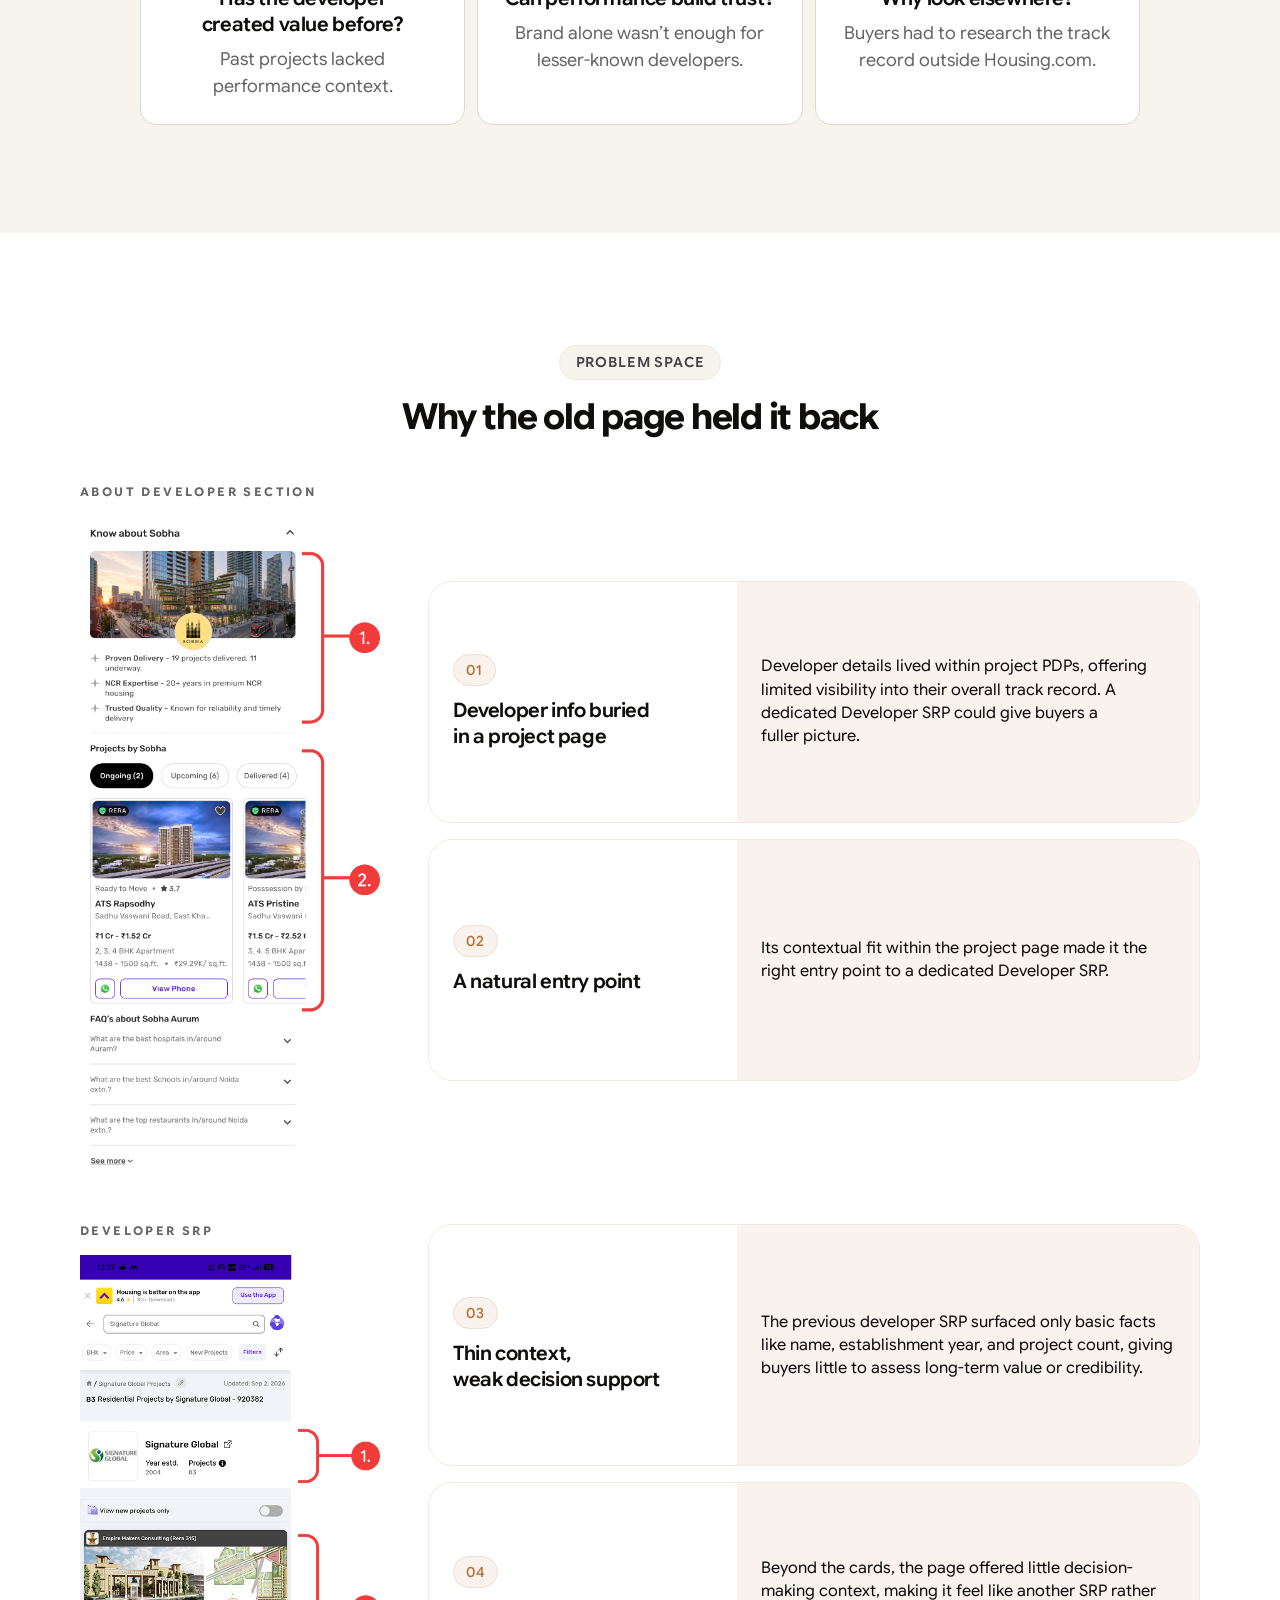
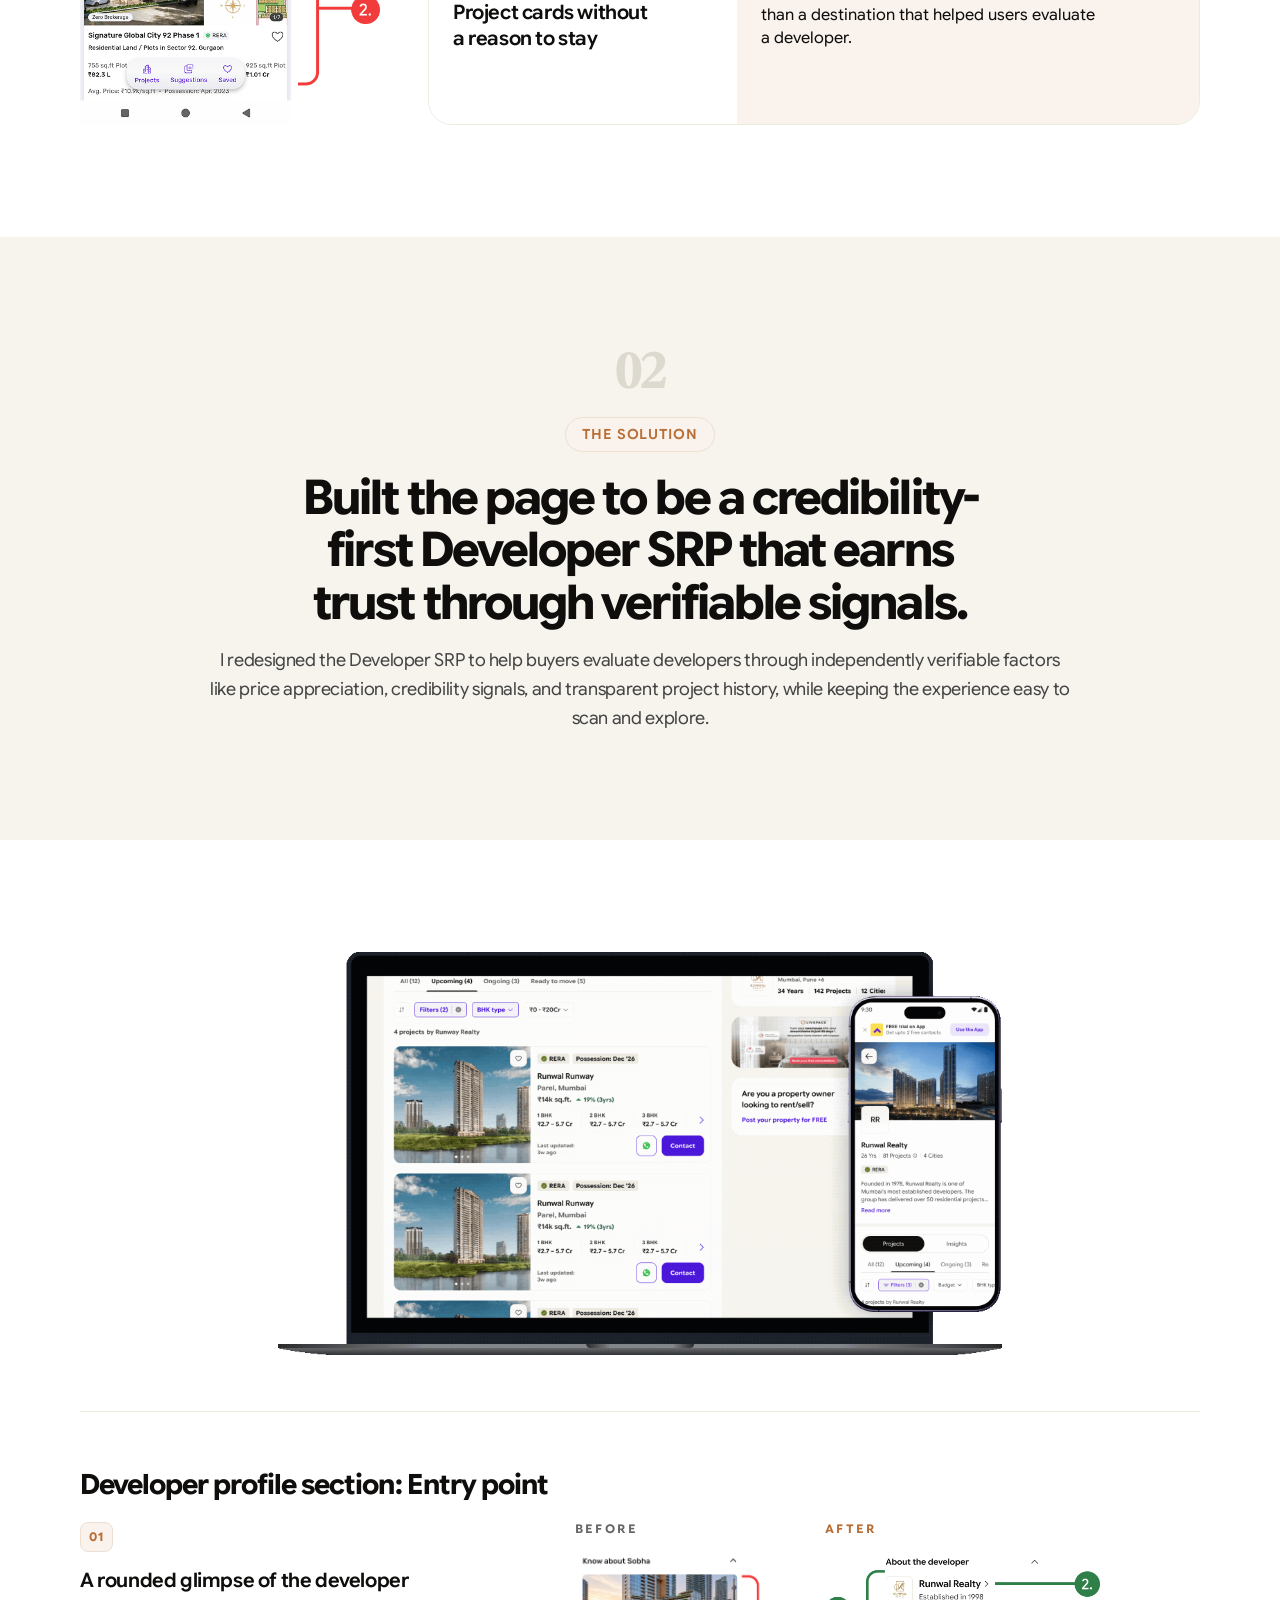
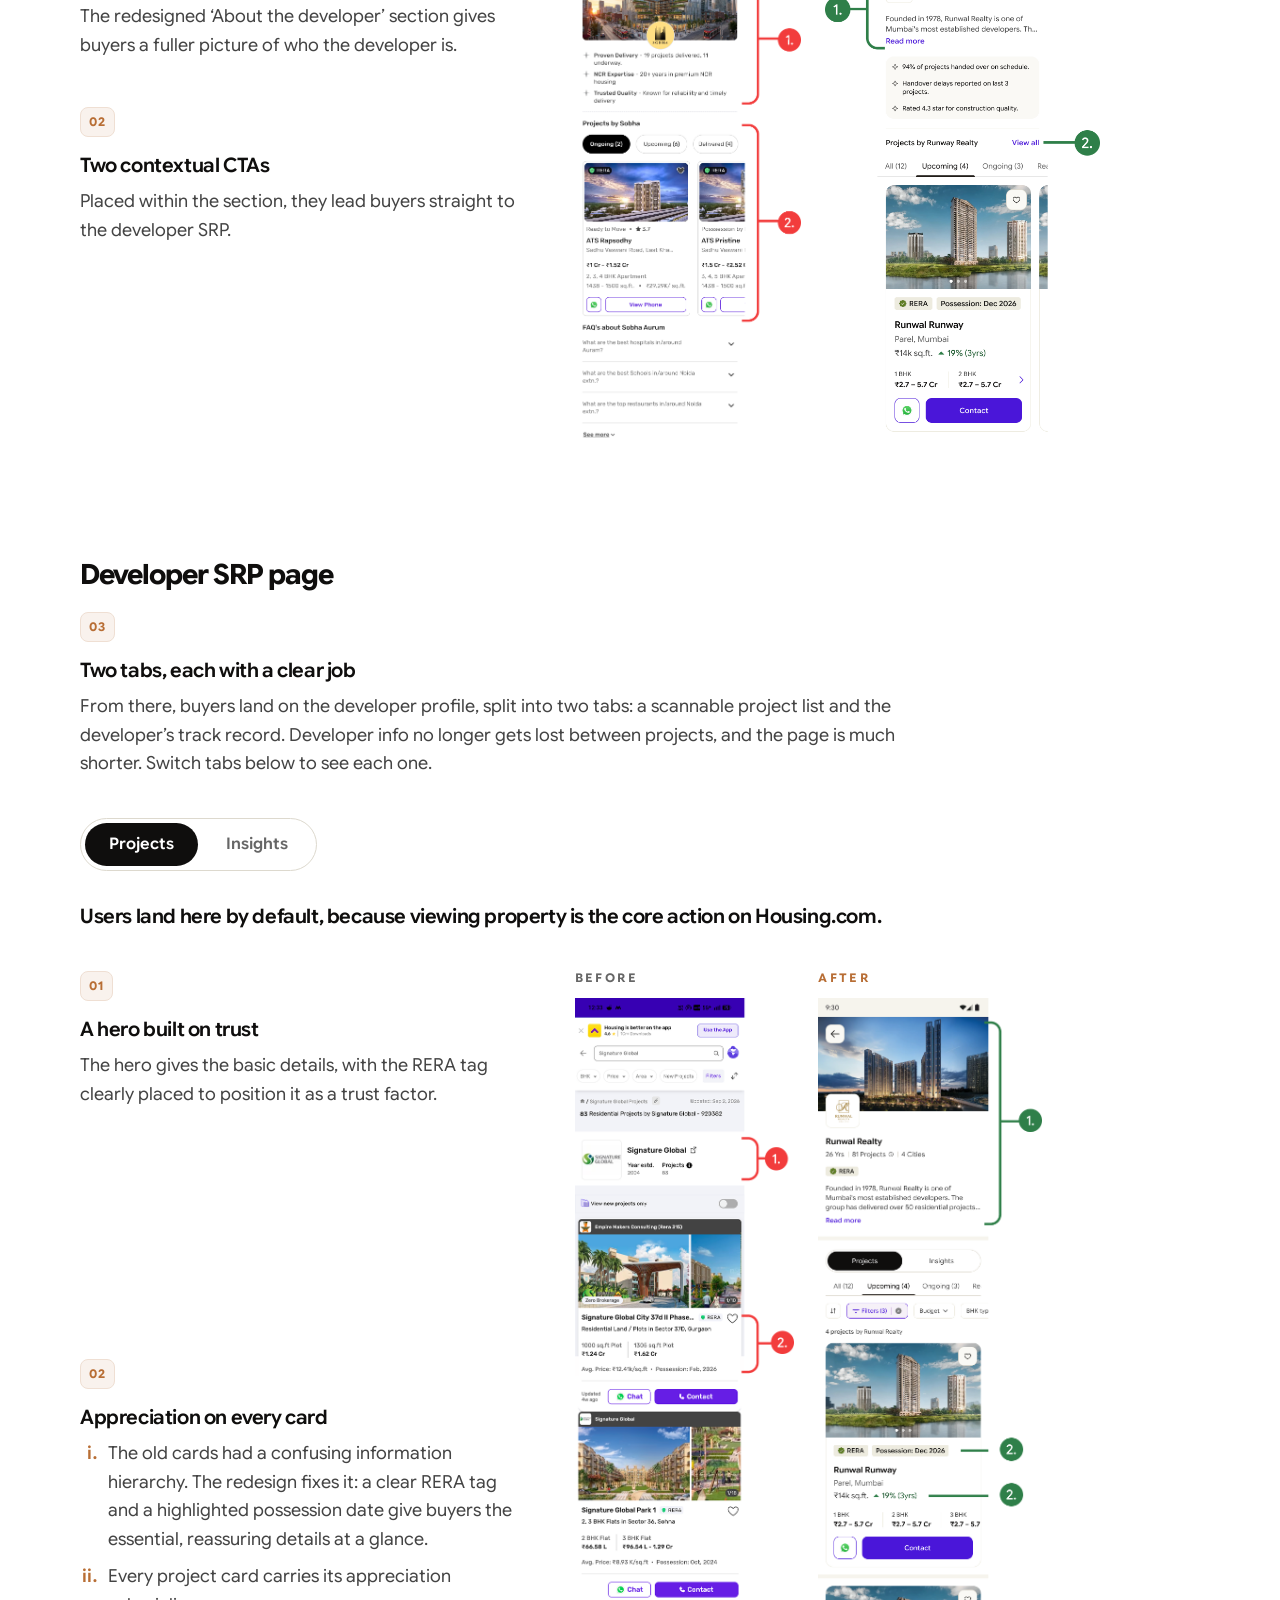
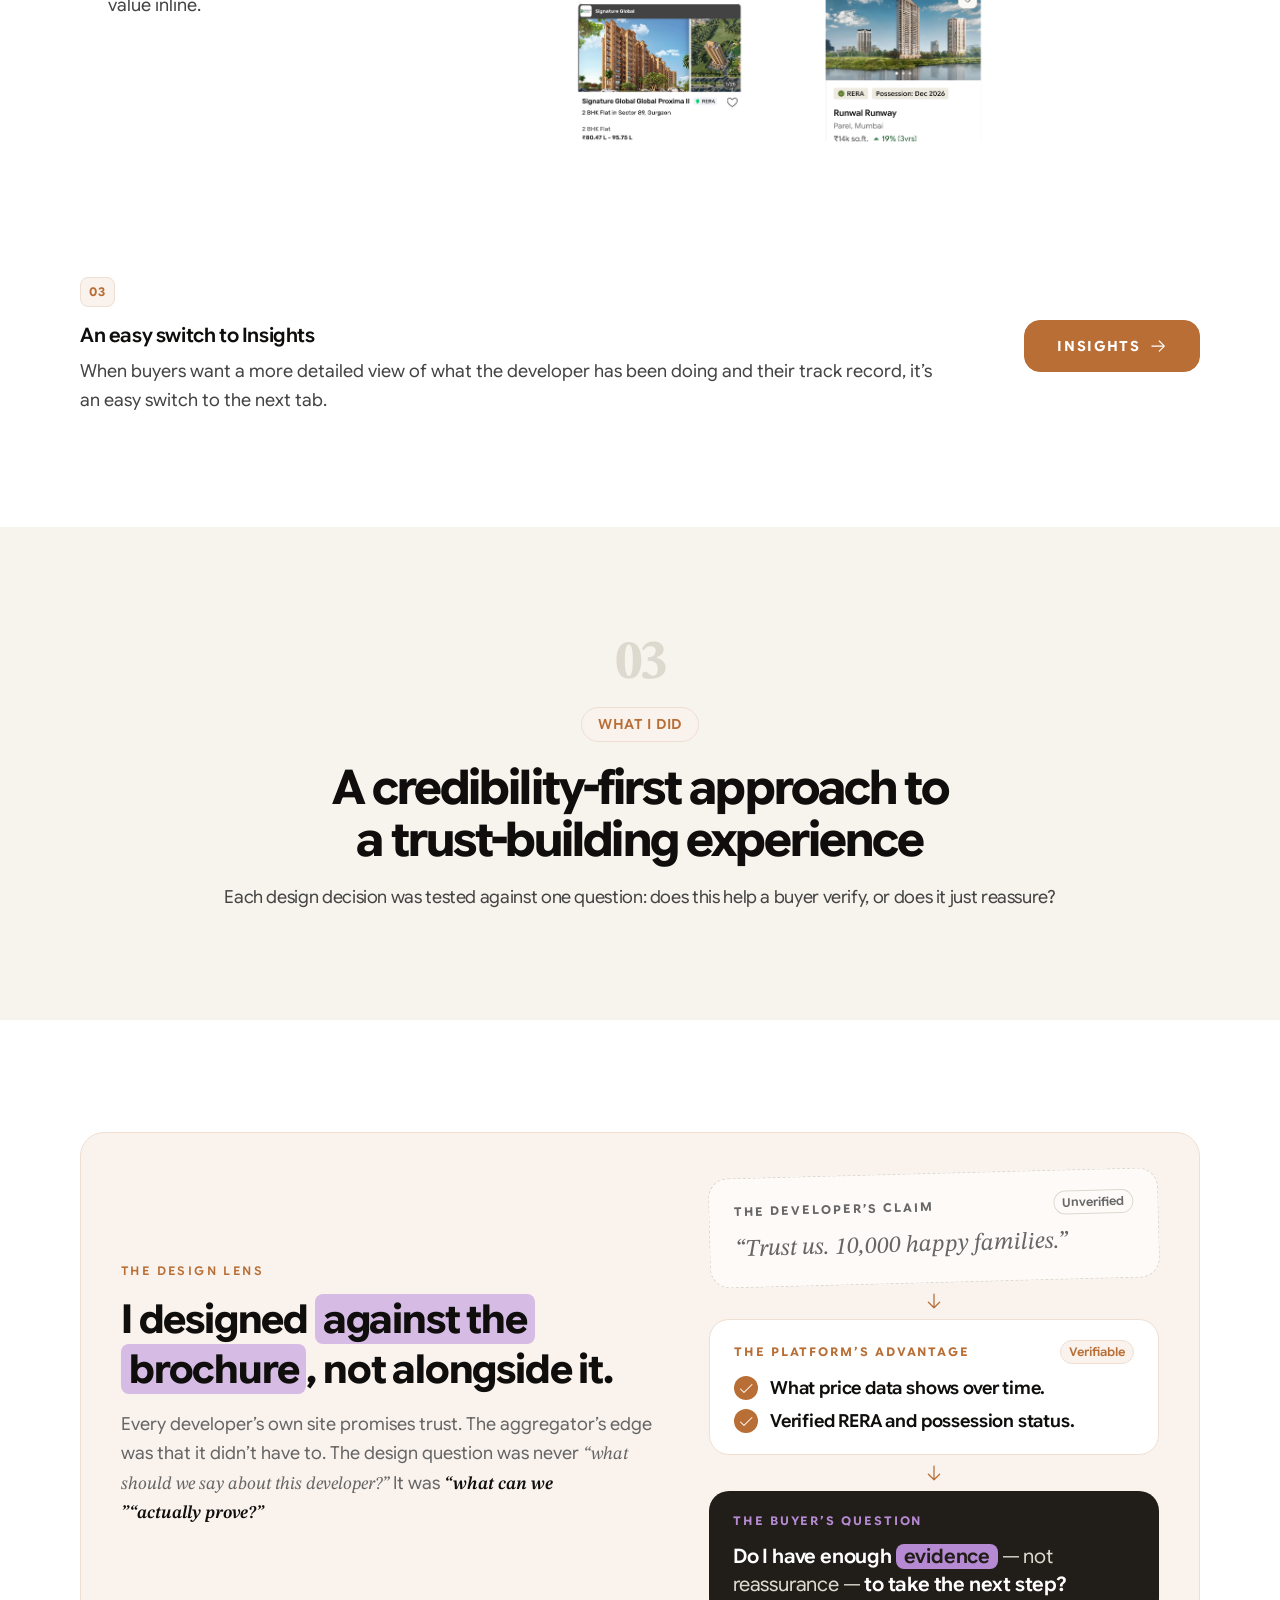
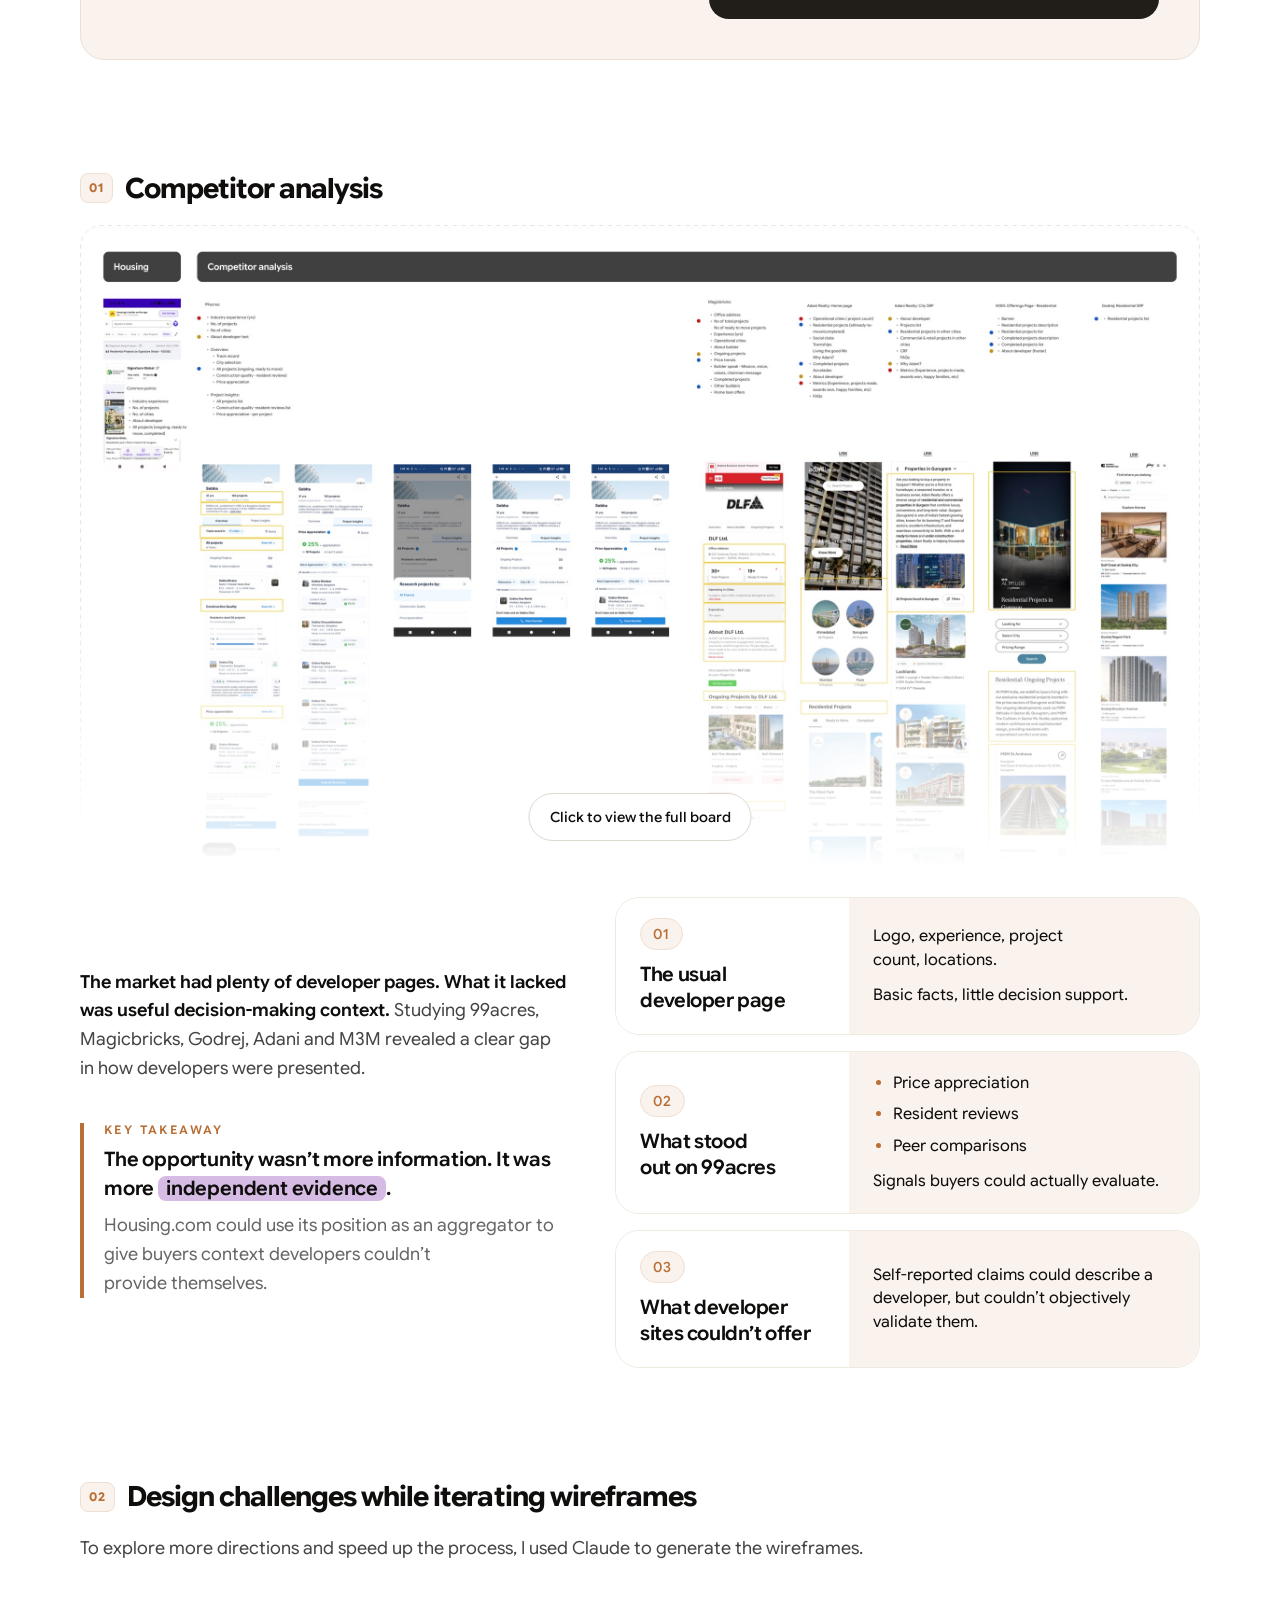
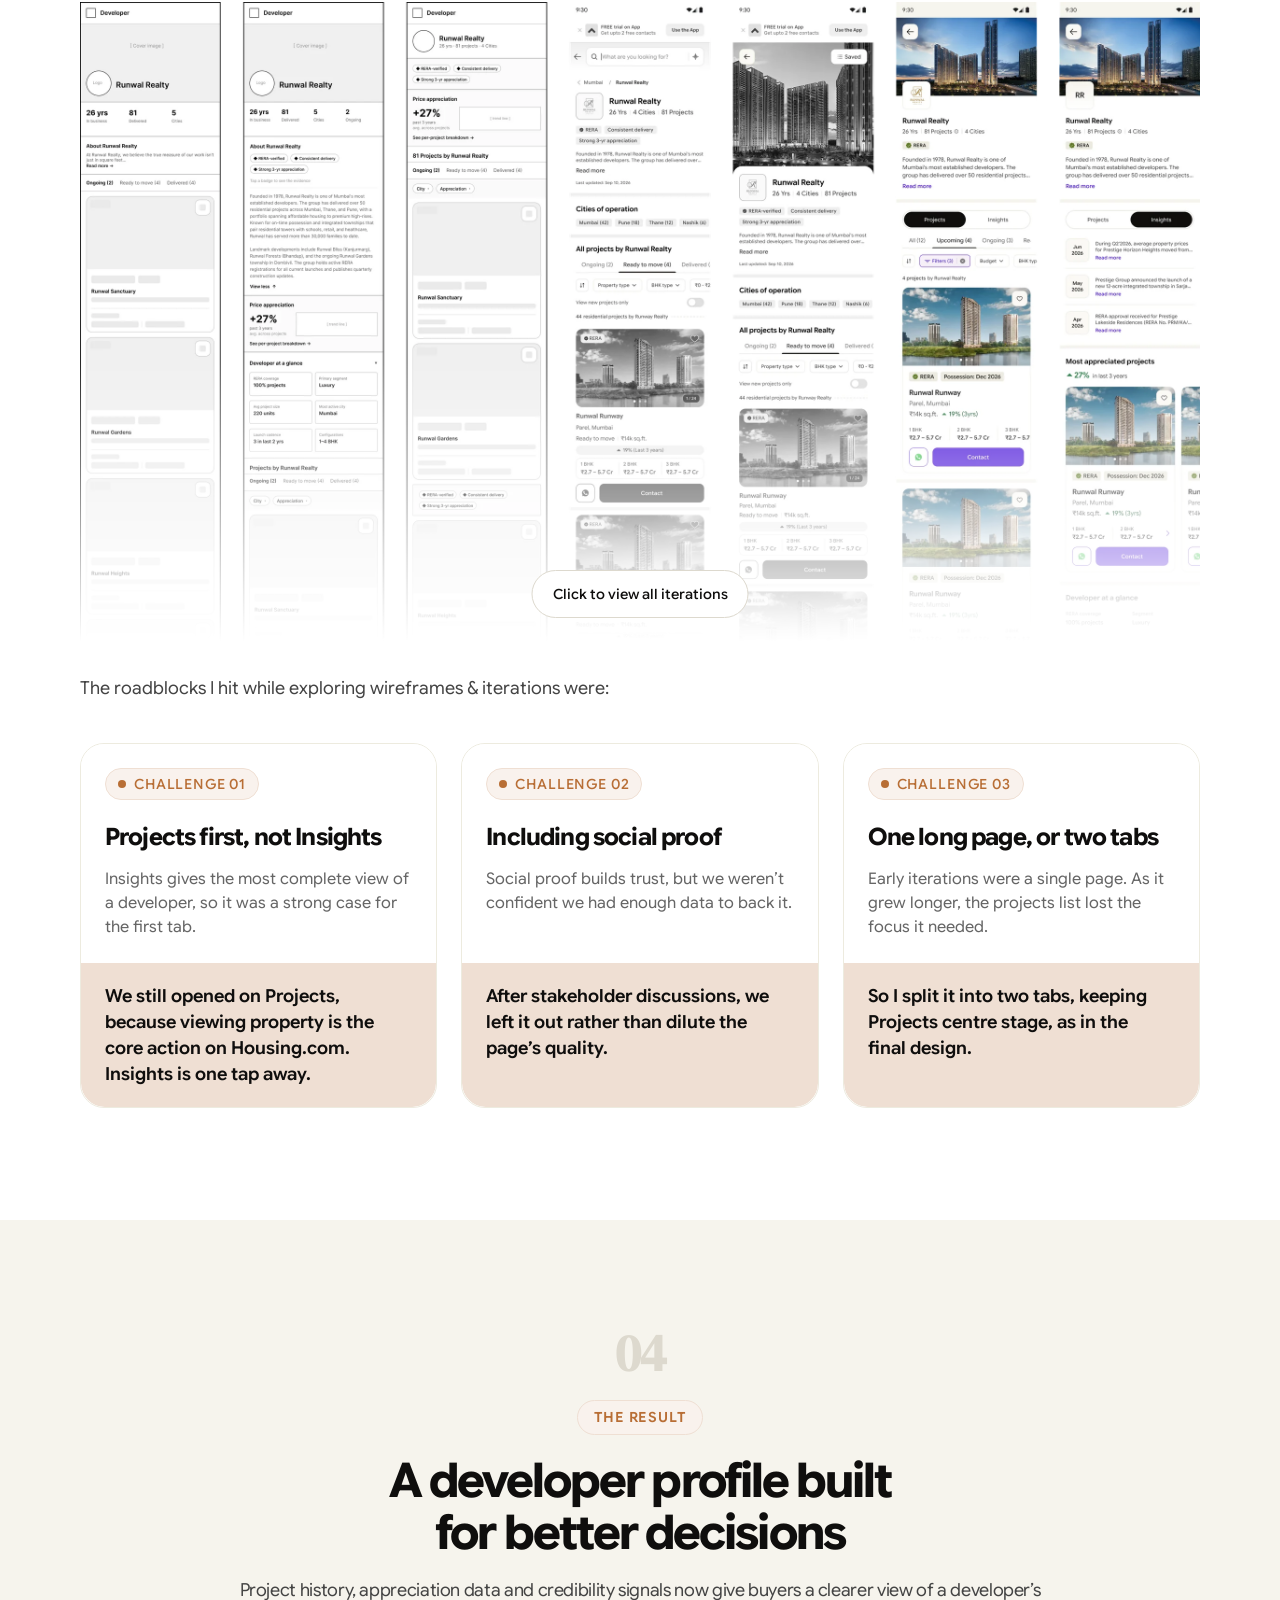
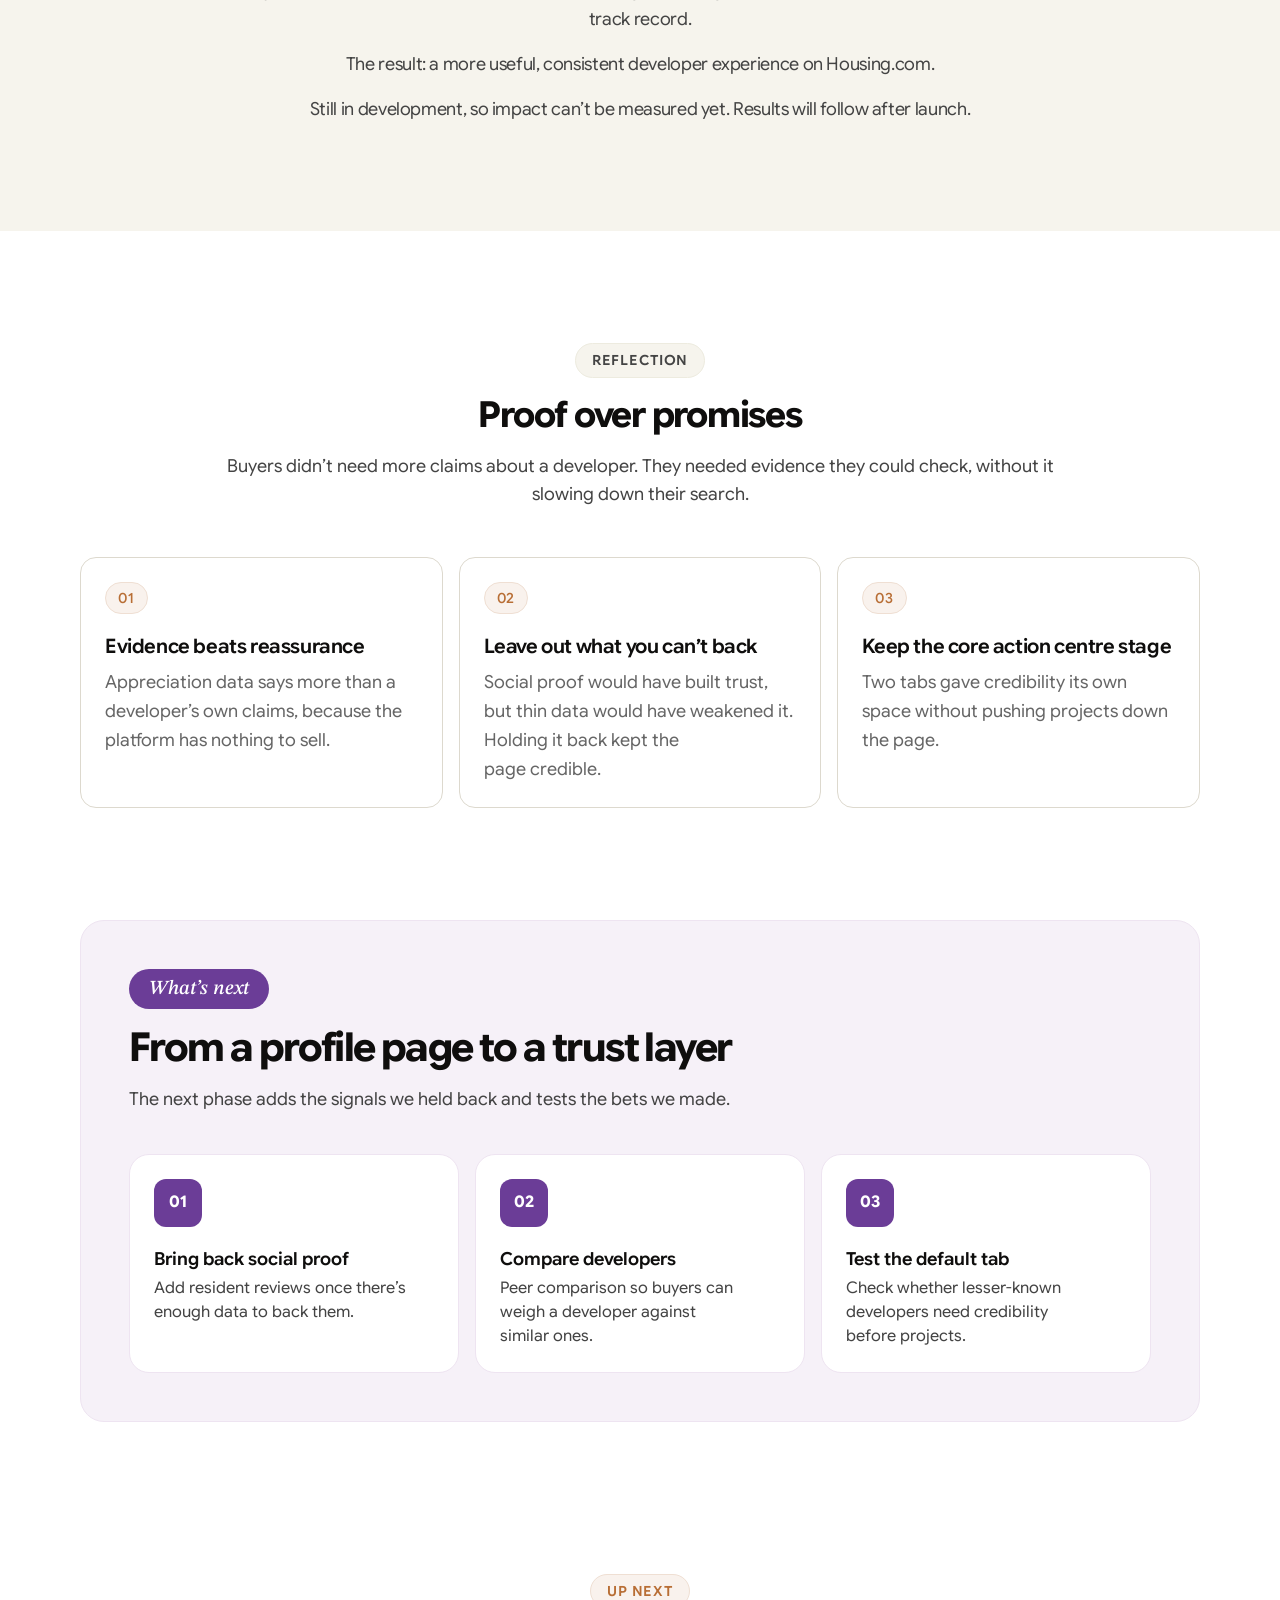
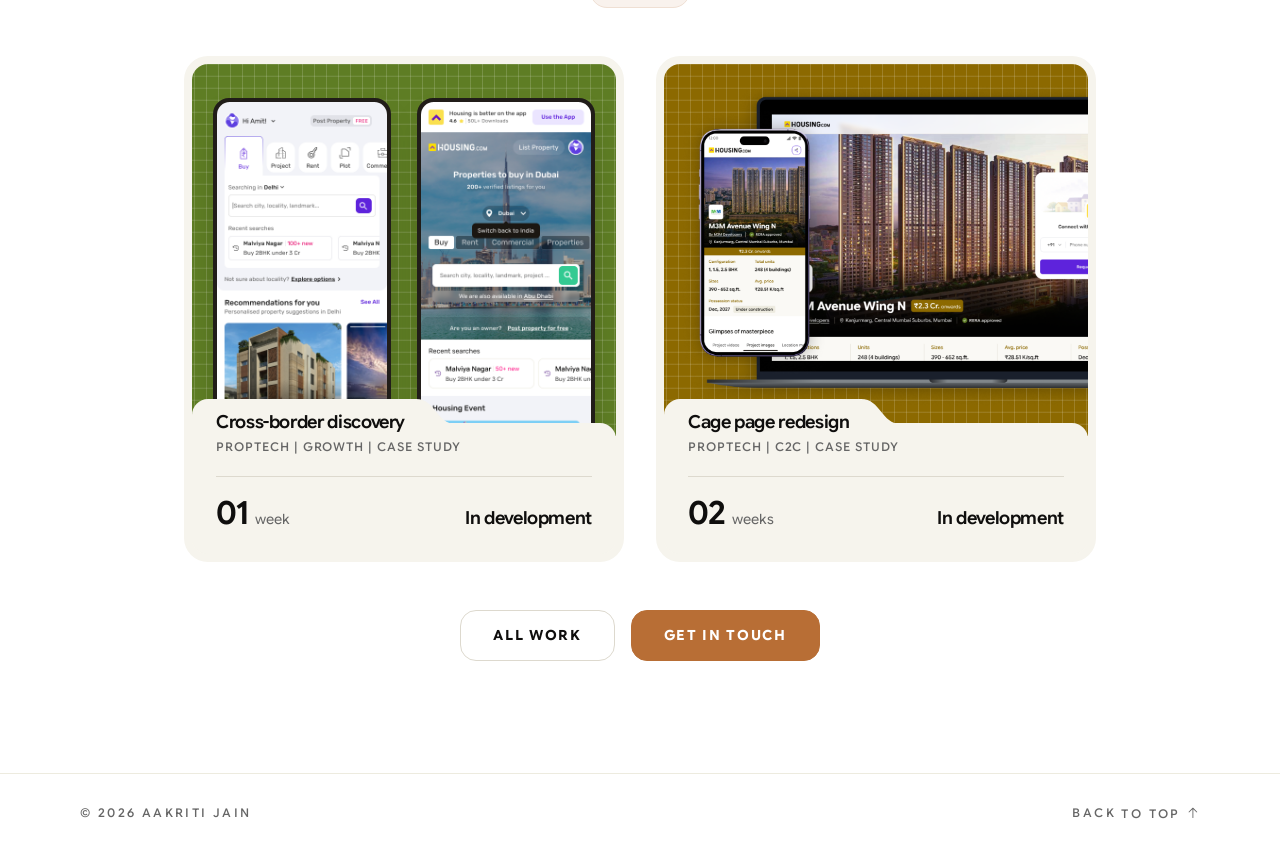
<file: case-studies/developer-profile-redesign.html>
<!doctype html>
<html lang="en">
<head>
  <meta charset="utf-8">
  <meta name="viewport" content="width=device-width, initial-scale=1">
  <title>Developer profile redesign — Aakriti Jain</title>
  <meta name="description" content="Revamping developer profiles on Housing.com to put their projects front and centre and drive more lead drops.">
  <link rel="preload" href="../assets/fonts/GoogleSansFlex.woff2" as="font" type="font/woff2" crossorigin>
  <link rel="preconnect" href="https://fonts.googleapis.com">
  <link rel="preconnect" href="https://fonts.gstatic.com" crossorigin>
  <link href="https://fonts.googleapis.com/css2?family=STIX+Two+Text:ital,wght@0,400;0,600;1,400;1,500&display=swap" rel="stylesheet">
  <link rel="stylesheet" href="../assets/css/styles.css?v=20261126g">
  <script>document.documentElement.classList.add('js')</script>
  <script src="../assets/js/main.js?v=20261126g" defer></script>
</head>
<body id="top">

  <nav class="nav" aria-label="Primary">
    <a href="../index.html">Home</a>
    <a href="../index.html#work" aria-current="page">Work</a>
    <a href="../index.html#contact">Contact</a>
  </nav>

  <main>

    <!-- HERO -->
    <header class="hero hero--case hero--wide-visual">
      <div class="container hero__grid">
        <div class="hero__copy">
          <a class="back label" href="../index.html#work"><svg class="icon" viewBox="0 0 256 256" fill="currentColor" aria-hidden="true"><path d="M224,128a8,8,0,0,1-8,8H59.31l58.35,58.34a8,8,0,0,1-11.32,11.32l-72-72a8,8,0,0,1,0-11.32l72-72a8,8,0,0,1,11.32,11.32L59.31,120H216A8,8,0,0,1,224,128Z"/></svg> Back to work</a>
          <div><span class="tag">Proptech · C2C</span></div>
          <h1 class="hero__title">Developer profile<span class="muted">: making credibility measurable</span></h1>
          <p class="hero__intro">Helping homebuyers look beyond a developer’s name by showing how their completed projects have appreciated over time.</p>
          <p class="hero__status label">In development</p>
          <dl class="meta hero__meta">
            <div>
              <dt class="label">Role</dt>
              <dd>Principal Product Designer</dd>
            </div>
            <div>
              <dt class="label">Platform</dt>
              <dd>Web (Desktop + Mobile), Android</dd>
            </div>
            <div>
              <dt class="label">Company</dt>
              <dd>Housing.com</dd>
            </div>
          </dl>
        </div>
        <div class="hero__visual hero__visual--wide">
          <img src="../assets/img/developer-profile/hero.png" alt="Redesigned Runwal Realty developer profile on desktop and mobile, with the Projects tab open" width="1541" height="955" decoding="async">
        </div>
      </div>
    </header>

    <!-- SHORT VERSION -->
    <!-- CONTEXT -->
    <section class="section section--context">
      <div class="container">
        <div class="context__label reveal"><span class="tag">Context</span></div>
        <blockquote class="context reveal">
          <p><strong>A homebuyer evaluating a ₹1–3 Cr property may wonder, “What has this developer delivered before, and has it created value over time?”</strong></p>
          <p>A developer’s past performance can be a powerful signal of what buyers can expect from their next project. This experience brings that track record into the buying journey, helping users evaluate projects with greater context and confidence.</p>
        </blockquote>
      </div>
    </section>

    <!-- IMG 1: desktop before / after -->
    <section class="section section--figure">
      <div class="container">
        <div class="ba">
          <figure class="reveal">
            <figcaption class="label state state--before">Before</figcaption>
            <img src="../assets/img/developer-profile/desktop-before-1100.png" data-full="../assets/img/developer-profile/desktop-before.png" alt="The old developer page on desktop: a plain search results list with a small developer header and the contact form on the right" width="1100" height="1153" loading="lazy" decoding="async">
          </figure>
          <figure class="reveal">
            <figcaption class="label state state--after">After</figcaption>
            <img src="../assets/img/developer-profile/desktop-after-1100.png" data-full="../assets/img/developer-profile/desktop-after.png" alt="The redesigned developer profile on desktop: hero with RERA tag and key stats, Projects and Insights tabs, project cards with appreciation, and similar developers on the right" width="1100" height="1743" loading="lazy" decoding="async">
          </figure>
        </div>
      </div>
    </section>

    <section class="section">
      <div class="container">
        <div class="head reveal">
          <svg class="head__icon" viewBox="0 0 256 256" fill="currentColor" aria-hidden="true"><path d="M215.79,118.17a8,8,0,0,0-5-5.66L153.18,90.9l14.66-73.33a8,8,0,0,0-13.69-7l-112,120a8,8,0,0,0,3,13l57.63,21.61L88.16,238.43a8,8,0,0,0,13.69,7l112-120A8,8,0,0,0,215.79,118.17ZM109.37,214l10.47-52.38a8,8,0,0,0-5-9.06L62,132.71l84.62-90.66L136.16,94.43a8,8,0,0,0,5,9.06l52.8,19.8Z"/></svg>
          <h2 class="head__accent">The 30-second version</h2>
        </div>
        <ol class="star">
          <li class="reveal">
            <a class="star__link" href="#problem">
              <span class="label">S · Situation</span>
              <b>Trust was dropping before enquiry</b>
              <p>Users left to research developer track records elsewhere.</p>
              <svg class="icon star__arrow" viewBox="0 0 256 256" fill="currentColor" aria-hidden="true"><path d="M205.66,149.66l-72,72a8,8,0,0,1-11.32,0l-72-72a8,8,0,0,1,11.32-11.32L120,196.69V40a8,8,0,0,1,16,0V196.69l58.34-58.35a8,8,0,0,1,11.32,11.32Z"/></svg>
            </a>
          </li>
          <li class="reveal">
            <a class="star__link" href="#solution">
              <span class="label">T · Task</span>
              <b>Make credibility tangible</b>
              <p>Help buyers assess a developer through evidence, not perception.</p>
              <svg class="icon star__arrow" viewBox="0 0 256 256" fill="currentColor" aria-hidden="true"><path d="M205.66,149.66l-72,72a8,8,0,0,1-11.32,0l-72-72a8,8,0,0,1,11.32-11.32L120,196.69V40a8,8,0,0,1,16,0V196.69l58.34-58.35a8,8,0,0,1,11.32,11.32Z"/></svg>
            </a>
          </li>
          <li class="reveal">
            <a class="star__link" href="#process">
              <span class="label">A · Action</span>
              <b>Turned past performance into proof</b>
              <p>Surfaced historical appreciation across the developer’s projects.</p>
              <svg class="icon star__arrow" viewBox="0 0 256 256" fill="currentColor" aria-hidden="true"><path d="M205.66,149.66l-72,72a8,8,0,0,1-11.32,0l-72-72a8,8,0,0,1,11.32-11.32L120,196.69V40a8,8,0,0,1,16,0V196.69l58.34-58.35a8,8,0,0,1,11.32,11.32Z"/></svg>
            </a>
          </li>
          <li class="reveal is-result">
            <a class="star__link" href="#result">
              <span class="label">R · Result</span>
              <b>Credibility, backed by data</b>
              <p>Impact will be measured after launch.</p>
              <svg class="icon star__arrow" viewBox="0 0 256 256" fill="currentColor" aria-hidden="true"><path d="M205.66,149.66l-72,72a8,8,0,0,1-11.32,0l-72-72a8,8,0,0,1,11.32-11.32L120,196.69V40a8,8,0,0,1,16,0V196.69l58.34-58.35a8,8,0,0,1,11.32,11.32Z"/></svg>
            </a>
          </li>
        </ol>
      </div>
    </section>

    <!-- 01 PROBLEM -->
    <div class="chapter" id="problem">
      <div class="container reveal">
        <span class="chapter__num">01</span>
        <span class="tag">Problem</span>
        <h2>Buyers had no clear way to evaluate a developer’s track record before enquiring about a project.</h2>
        <p>This raised a larger question: how could Housing.com add meaningful evidence to a high-consideration decision?</p>
        <ul class="chapter__qs">
          <li>
            <b>Has the developer created value before?</b>
            <span>Past projects lacked performance context.</span>
          </li>
          <li>
            <b>Can performance build trust?</b>
            <span>Brand alone wasn’t enough for lesser-known developers.</span>
          </li>
          <li>
            <b>Why look elsewhere?</b>
            <span>Buyers had to research the track record outside Housing.com.</span>
          </li>
        </ul>
      </div>
    </div>

    <section class="section">
      <div class="container">
        <div class="head reveal">
          <span class="tag tag--neutral">Problem space</span>
          <h2>Why the old page held it back</h2>
        </div>
        <!-- Points 01–02: the old entry point, a developer section inside the project PDP -->
        <div class="probs-split probs-split--two probs-split--single">
          <figure class="shot reveal">
            <figcaption class="label state state--before">About developer section</figcaption>
            <img src="../assets/img/developer-profile/before-developer-section.png" alt="The old About the developer section on a project page, annotated: 1, a short developer intro with three highlights; 2, a carousel of the developer's projects" width="958" height="2109" loading="lazy" decoding="async">
          </figure>
          <div class="probs probs--stack">
            <div class="prob prob--split reveal">
              <div class="prob__head">
                <span class="prob__no">01</span>
                <b>Developer info buried in a project page</b>
              </div>
              <p>Developer details lived within project PDPs, offering limited visibility into their overall track record. A dedicated Developer SRP could give buyers a fuller picture.</p>
            </div>
            <div class="prob prob--split reveal">
              <div class="prob__head">
                <span class="prob__no">02</span>
                <b>A natural entry point</b>
              </div>
              <p>Its contextual fit within the project page made it the right entry point to a dedicated Developer SRP.</p>
            </div>
          </div>
        </div>

        <div class="probs-split probs-split--two">
          <!-- IMG 2: old developer page annotated with points 1–2 -->
          <figure class="shot reveal">
            <figcaption class="label state state--before">Developer SRP</figcaption>
            <img src="../assets/img/developer-profile/problem.png" alt="The old developer page on mobile, annotated: 1, the developer header with only year established and project count; 2, the project listings below it" width="511" height="801" loading="lazy" decoding="async">
          </figure>
        <div class="probs probs--stack">
          <div class="prob prob--split reveal">
            <div class="prob__head">
              <span class="prob__no">03</span>
              <b>Thin context, weak decision support</b>
            </div>
            <p>The previous developer SRP surfaced only basic facts like name, establishment year, and project count, giving buyers little to assess long-term value or credibility.</p>
          </div>
          <div class="prob prob--split reveal">
            <div class="prob__head">
              <span class="prob__no">04</span>
              <b>Project cards without a reason to stay</b>
            </div>
            <p>Beyond the cards, the page offered little decision-making context, making it feel like another SRP rather than a destination that helped users evaluate a developer.</p>
          </div>
        </div>
        </div>
      </div>
    </section>

    <!-- 02 THE SOLUTION -->
    <div class="chapter" id="solution">
      <div class="container reveal">
        <span class="chapter__num">02</span>
        <span class="tag">The solution</span>
        <h2>Built the page to be a credibility-first Developer SRP that earns trust through verifiable signals.</h2>
        <p>I redesigned the Developer SRP to help buyers evaluate developers through independently verifiable factors like price appreciation, credibility signals, and transparent project history, while keeping the experience easy to scan and explore.</p>
      </div>
    </div>

    <section class="section">
      <div class="container">

        <!-- Solution overview: redesigned developer profile, animated -->
        <figure class="shot shot--lead shot--native reveal">
          <img src="../assets/img/developer-profile/Solution.gif" alt="The redesigned developer profile, animated" width="1046" height="582" loading="lazy" decoding="async">
        </figure>

        <hr class="divider">

        <!-- 01–02: entry point from the project page -->
        <div class="story">
          <div class="story__head reveal">
            <h3>Developer profile section: Entry point</h3>
          </div>
          <div class="tabs__point tabs__point--top reveal">
            <div class="tabs__group">
              <div class="tabs__text">
                <span class="story__no">01</span>
                <h4>A rounded glimpse of the developer</h4>
                <p>The redesigned ‘About the developer’ section gives buyers a fuller picture of who the developer is.</p>
              </div>
              <div class="tabs__text">
                <span class="story__no">02</span>
                <h4>Two contextual CTAs</h4>
                <p>Placed within the section, they lead buyers straight to the developer SRP.</p>
              </div>
            </div>
            <div class="tabs__ba tabs__ba--tall" style="--a: 1.3306; --b: 1.6159">
              <figure>
                <span class="label state state--before">Before</span>
                <img src="../assets/img/developer-profile/before-developer-section.png" alt="Old ‘Know about’ developer section on the project page: a banner with three claims marked 1, and the developer's projects marked 2" width="958" height="2109" loading="lazy" decoding="async">
              </figure>
              <figure>
                <span class="label state state--after">After</span>
                <img src="../assets/img/developer-profile/after-developer-section.png" alt="New ‘About the developer’ section: developer summary marked 1, with the developer name and ‘View all’ linking to the developer profile, marked 2" width="1060" height="1896" loading="lazy" decoding="async">
              </figure>
            </div>
          </div>
        </div>

        <div class="story">
          <!-- 03: same hierarchy as 01–02 -->
          <div class="story__head reveal">
            <h3>Developer SRP page</h3>
          </div>
          <div class="tabs__text tabs__text--lead reveal">
            <span class="story__no">03</span>
            <h4>Two tabs, each with a clear job</h4>
            <p>From there, buyers land on the developer profile, split into two tabs: a scannable project list and the developer’s track record. Developer info no longer gets lost between projects, and the page is much shorter. Switch tabs below to see each one.</p>
          </div>

          <div class="tabs reveal" data-tabs>
            <div class="tabs__bar" role="tablist" aria-label="Developer profile tabs">
              <button class="tabs__tab" type="button" role="tab" id="tab-projects" aria-controls="panel-projects" aria-selected="true">Projects</button>
              <button class="tabs__tab" type="button" role="tab" id="tab-insights" aria-controls="panel-insights" aria-selected="false" tabindex="-1">Insights</button>
            </div>

            <div class="tabs__panel" role="tabpanel" id="panel-projects" aria-labelledby="tab-projects" tabindex="0">
              <p class="tabs__intro">Users land here by default, because viewing property is the core action on Housing.com.</p>
              <ol class="tabs__points">
              <li class="tabs__point tabs__point--span">
                <div class="tabs__group">
                  <div class="tabs__text">
                    <span class="story__no">01</span>
                    <h4>A hero built on trust</h4>
                    <p>The hero gives the basic details, with the RERA tag clearly placed to position it as a trust factor.</p>
                  </div>
                  <div class="tabs__text">
                    <span class="story__no">02</span>
                    <h4>Appreciation on every card</h4>
                    <ol class="tabs__list">
                      <li>The old cards had a confusing information hierarchy. The redesign fixes it: a clear RERA tag and a highlighted possession date give buyers the essential, reassuring details at a glance.</li>
                      <li>Every project card carries its appreciation value inline.</li>
                    </ol>
                  </div>
                </div>
                <!-- One before/after pair covers points 01 and 02 -->
                <div class="tabs__ba tabs__ba--tall" style="--a: 1.2917; --b: 1.3139">
                  <figure>
                    <span class="label state state--before">Before</span>
                    <img src="../assets/img/developer-profile/01before.png" alt="Old developer page: header with logo, year established and project count marked 1, and the project cards below" width="465" height="1580" loading="lazy" decoding="async">
                  </figure>
                  <figure>
                    <span class="label state state--after">After</span>
                    <img src="../assets/img/developer-profile/01after.png" alt="New developer profile: hero with RERA tag and description, and project cards with RERA, possession date and appreciation" width="473" height="1761" loading="lazy" decoding="async">
                  </figure>
                </div>
              </li>
              <li class="tabs__point tabs__point--text">
                <div class="tabs__text">
                  <span class="story__no">03</span>
                  <h4>An easy switch to Insights</h4>
                  <p>When buyers want a more detailed view of what the developer has been doing and their track record, it’s an easy switch to the next tab.</p>
                </div>
                <button class="btn btn--solid tabs__jump" type="button" data-tab-target="tab-insights">Insights <svg class="icon" viewBox="0 0 256 256" fill="currentColor" aria-hidden="true"><path d="M221.66,133.66l-72,72a8,8,0,0,1-11.32-11.32L196.69,136H40a8,8,0,0,1,0-16H196.69L138.34,61.66a8,8,0,0,1,11.32-11.32l72,72A8,8,0,0,1,221.66,133.66Z"/></svg></button>
              </li>
              </ol>
            </div>

            <div class="tabs__panel" role="tabpanel" id="panel-insights" aria-labelledby="tab-insights" tabindex="0">
              <ol class="tabs__points">
              <li class="tabs__point tabs__point--shared">
                <div class="tabs__group">
                  <p class="tabs__intro">A detailed view of what the developer has been doing, and their track record.</p>
                  <div class="tabs__text">
                    <span class="story__no">01</span>
                    <h4>Latest updates first</h4>
                    <p>Updates at the top show the developer’s latest activity, assuring buyers that what they’re viewing is relevant, not redundant.</p>
                  </div>
                  <div class="tabs__text">
                    <span class="story__no">02</span>
                    <h4>Appreciation, front and centre</h4>
                    <p>Appreciation is one of the biggest indicators of a developer’s growing value, so it sits inline on every project card and in its own section highlighting the developer’s best. This makes projects easy to compare.</p>
                  </div>
                  <div class="tabs__text">
                    <span class="story__no">03</span>
                    <h4>A summary to close</h4>
                    <p>A summary section keeps the developer’s context in view, even after reading everything about them.</p>
                  </div>
                  <div class="tabs__text">
                    <span class="story__no">04</span>
                    <h4>Promoting new launches</h4>
                    <p>New launch projects saw Housing.com’s highest lead conversions. So they’re promoted here, building on Most appreciated projects.</p>
                  </div>
                </div>
                <!-- One before/after pair covers points 01–04 -->
                <div class="tabs__ba">
                  <figure class="tabs__before">
                    <div class="tabs__sticky">
                      <span class="label state state--before">Before</span>
                      <div class="tabs__frame tabs__frame--empty">
                        <p>Developer insights didn’t exist. Nothing supported a buyer’s decision.</p>
                      </div>
                    </div>
                  </figure>
                  <figure>
                    <span class="label state state--after">After</span>
                    <div class="tabs__clip">
                      <img src="../assets/img/developer-profile/insights-after.png" alt="New Insights tab: latest updates at the top, a price appreciation section highlighting the developer's best projects, a developer summary, and a new launches section at the end" width="461" height="3778" loading="lazy" decoding="async">
                    </div>
                  </figure>
                </div>
              </li>
              </ol>
            </div>
          </div>
        </div>

      </div>
    </section>

    <!-- 03 WHAT I DID -->
    <div class="chapter" id="process">
      <div class="container reveal">
        <span class="chapter__num">03</span>
        <span class="tag">What I did</span>
        <h2>A credibility-first approach to a trust-building experience</h2>
        <p>Each design decision was tested against one question: does this help a buyer verify, or does it just reassure?</p>
      </div>
    </div>

    <section class="section">
      <div class="container">

        <!-- Framing: the design lens -->
        <div class="story">
          <div class="lens reveal">
            <div class="lens__idea">
              <span class="label">The design lens</span>
              <p class="lens__statement">I designed <mark>against the brochure</mark>, not alongside it.</p>
              <p class="lens__note">Every developer’s own site promises trust. The aggregator’s edge was that it didn’t have to. The design question was never <q>what should we say about this developer?</q> It was <strong><q>what can we actually prove?</q></strong></p>
            </div>

            <div class="lens__flow">
              <div class="lens__card lens__card--claim">
                <div class="lens__top">
                  <span class="lens__label">The developer’s claim</span>
                  <span class="lens__chip">Unverified</span>
                </div>
                <p class="lens__quote">“Trust us. 10,000 happy families.”</p>
              </div>

              <span class="lens__link" aria-hidden="true"><svg class="icon" viewBox="0 0 256 256" fill="currentColor" aria-hidden="true"><path d="M205.66,149.66l-72,72a8,8,0,0,1-11.32,0l-72-72a8,8,0,0,1,11.32-11.32L120,196.69V40a8,8,0,0,1,16,0V196.69l58.34-58.35a8,8,0,0,1,11.32,11.32Z"/></svg></span>

              <div class="lens__card lens__card--proof">
                <div class="lens__top">
                  <span class="lens__label">The platform’s advantage</span>
                  <span class="lens__chip lens__chip--brand">Verifiable</span>
                </div>
                <ul class="lens__proofs">
                  <li><svg class="icon" viewBox="0 0 256 256" fill="currentColor" aria-hidden="true"><path d="M229.66,77.66l-128,128a8,8,0,0,1-11.32,0l-56-56a8,8,0,0,1,11.32-11.32L96,188.69,218.34,66.34a8,8,0,0,1,11.32,11.32Z"/></svg><span>What price data shows over time.</span></li>
                  <li><svg class="icon" viewBox="0 0 256 256" fill="currentColor" aria-hidden="true"><path d="M229.66,77.66l-128,128a8,8,0,0,1-11.32,0l-56-56a8,8,0,0,1,11.32-11.32L96,188.69,218.34,66.34a8,8,0,0,1,11.32,11.32Z"/></svg><span>Verified RERA and possession status.</span></li>
                </ul>
              </div>

              <span class="lens__link" aria-hidden="true"><svg class="icon" viewBox="0 0 256 256" fill="currentColor" aria-hidden="true"><path d="M205.66,149.66l-72,72a8,8,0,0,1-11.32,0l-72-72a8,8,0,0,1,11.32-11.32L120,196.69V40a8,8,0,0,1,16,0V196.69l58.34-58.35a8,8,0,0,1,11.32,11.32Z"/></svg></span>

              <div class="lens__card lens__card--question">
                <span class="lens__label">The buyer’s question</span>
                <p>Do I have enough <mark>evidence</mark> <span class="lens__aside">— not reassurance —</span> to take the next step?</p>
              </div>
            </div>
          </div>
        </div>

        <!-- Competitor analysis -->
        <div class="story">
          <div class="story__head reveal">
            <span class="story__no">01</span>
            <h3>Competitor analysis</h3>
          </div>
          <!-- IMG 7: competitor analysis (Notion: 4. The process) -->
          <figure class="shot shot--peek reveal">
            <img src="../assets/img/developer-profile/competitors-2400.jpg" alt="Competitor analysis board: Housing.com's developer page beside 99acres, Magicbricks, DLF, Adani Realty, M3M and Godrej, with notes and highlighted sections on what each one shows" width="2400" height="4764" loading="lazy" decoding="async">
            <span class="shot__hint" aria-hidden="true">Click to view the full board</span>
          </figure>
          <div class="insight-split">
            <div class="insight-split__text">
              <p class="story__lede reveal"><strong>The market had plenty of developer pages. What it lacked was useful decision-making context.</strong> Studying 99acres, Magicbricks, Godrej, Adani and M3M revealed a clear gap in how developers were presented.</p>
              <div class="takeaway reveal">
                <span class="label">Key takeaway</span>
                <p class="takeaway__lead">The opportunity wasn’t more information. It was more <mark>independent evidence</mark>.</p>
                <p>Housing.com could use its position as an aggregator to give buyers context developers couldn’t provide themselves.</p>
              </div>
            </div>
            <div class="insights insights--stack">
              <div class="prob prob--split reveal">
                <div class="prob__head">
                  <span class="prob__no">01</span>
                  <b>The usual developer page</b>
                </div>
                <div class="prob__body">
                  <p>Logo, experience, project count, locations.</p>
                  <p>Basic facts, little decision support.</p>
                </div>
              </div>
              <div class="prob prob--split reveal">
                <div class="prob__head">
                  <span class="prob__no">02</span>
                  <b>What stood out on 99acres</b>
                </div>
                <div class="prob__body">
                  <ul class="prob__list">
                    <li>Price appreciation</li>
                    <li>Resident reviews</li>
                    <li>Peer comparisons</li>
                  </ul>
                  <p>Signals buyers could actually evaluate.</p>
                </div>
              </div>
              <div class="prob prob--split reveal">
                <div class="prob__head">
                  <span class="prob__no">03</span>
                  <b>What developer sites couldn’t offer</b>
                </div>
                <p>Self-reported claims could describe a developer, but couldn’t objectively validate them.</p>
              </div>
            </div>
          </div>
        </div>

        <!-- Design challenges while iterating wireframes -->
        <div class="story">
          <div class="story__head reveal">
            <span class="story__no">02</span>
            <h3>Design challenges while iterating wireframes</h3>
          </div>
          <p class="story__lede reveal">To explore more directions and speed up the process, I used Claude to generate the wireframes.</p>
          <!-- IMG 8: wireframe and visual iterations, left to right -->
          <figure class="shot shot--peek reveal">
            <img src="../assets/img/developer-profile/iterations-2400.webp" alt="Developer profile iterations side by side, from greyscale wireframes on the left to the final visual design with Projects and Insights tabs on the right" width="2400" height="4824" loading="lazy" decoding="async">
            <span class="shot__hint" aria-hidden="true">Click to view all iterations</span>
          </figure>
          <p class="story__lede reveal">The roadblocks I hit while exploring wireframes &amp; iterations were:</p>
          <div class="challenges">
            <article class="challenge reveal">
              <div class="challenge__top">
                <span class="pill pill--dot">Challenge 01</span>
                <h4>Projects first, not Insights</h4>
                <p class="challenge__problem">Insights gives the most complete view of a developer, so it was a strong case for the first tab.</p>
              </div>
              <p class="challenge__answer">We still opened on Projects, because viewing property is the core action on Housing.com. Insights is one tap away.</p>
            </article>
            <article class="challenge reveal">
              <div class="challenge__top">
                <span class="pill pill--dot">Challenge 02</span>
                <h4>Including social proof</h4>
                <p class="challenge__problem">Social proof builds trust, but we weren’t confident we had enough data to back it.</p>
              </div>
              <p class="challenge__answer">After stakeholder discussions, we left it out rather than dilute the page’s quality.</p>
            </article>
            <article class="challenge reveal">
              <div class="challenge__top">
                <span class="pill pill--dot">Challenge 03</span>
                <h4>One long page, or two tabs</h4>
                <p class="challenge__problem">Early iterations were a single page. As it grew longer, the projects list lost the focus it needed.</p>
              </div>
              <p class="challenge__answer">So I split it into two tabs, keeping Projects centre stage, as in the final design.</p>
            </article>
          </div>
        </div>

      </div>
    </section>

    <!-- 04 THE RESULT -->
    <div class="chapter" id="result">
      <div class="container reveal">
        <span class="chapter__num">04</span>
        <span class="tag">The result</span>
        <h2>A developer profile built for better decisions</h2>
        <p>Project history, appreciation data and credibility signals now give buyers a clearer view of a developer’s track record.</p>
        <p>The result: a more useful, consistent developer experience on Housing.com.</p>
        <p>Still in development, so impact can’t be measured yet. Results will follow after launch.</p>
      </div>
    </div>

    <!-- REFLECTION -->
    <section class="section">
      <div class="container">
        <div class="head reveal">
          <span class="tag tag--neutral">Reflection</span>
          <h2>Proof over promises</h2>
          <p>Buyers didn’t need more claims about a developer. They needed evidence they could check, without it slowing down their search.</p>
        </div>
        <div class="insights">
          <div class="prob reveal">
            <span class="prob__no">01</span>
            <b>Evidence beats reassurance</b>
            <p>Appreciation data says more than a developer’s own claims, because the platform has nothing to sell.</p>
          </div>
          <div class="prob reveal">
            <span class="prob__no">02</span>
            <b>Leave out what you can’t back</b>
            <p>Social proof would have built trust, but thin data would have weakened it. Holding it back kept the page credible.</p>
          </div>
          <div class="prob reveal">
            <span class="prob__no">03</span>
            <b>Keep the core action centre stage</b>
            <p>Two tabs gave credibility its own space without pushing projects down the page.</p>
          </div>
        </div>
      </div>
    </section>

    <!-- WHAT'S NEXT -->
    <section class="section">
      <div class="container">
        <div class="next reveal">
          <div class="next__intro">
            <span class="next__tag">What’s next</span>
            <h2>From a profile page to a trust layer</h2>
            <p>The next phase adds the signals we held back and tests the bets we made.</p>
          </div>
          <ol class="next__list">
            <li>
              <span class="next__no">01</span>
              <div>
                <b>Bring back social proof</b>
                <p>Add resident reviews once there’s enough data to back them.</p>
              </div>
            </li>
            <li>
              <span class="next__no">02</span>
              <div>
                <b>Compare developers</b>
                <p>Peer comparison so buyers can weigh a developer against similar ones.</p>
              </div>
            </li>
            <li>
              <span class="next__no">03</span>
              <div>
                <b>Test the default tab</b>
                <p>Check whether lesser-known developers need credibility before projects.</p>
              </div>
            </li>
          </ol>
        </div>
      </div>
    </section>

    <!-- UP NEXT -->
    <section class="upnext">
      <div class="container">
        <span class="tag reveal">Up next</span>
        <div class="upnext__folder">
          <a class="folder folder--pistachio reveal" href="./cross-border-discovery.html" aria-label="Cross-border discovery case study">
              <div class="folder__media">
                <div class="folder__duo">
                  <div class="folder__phone"><img src="../assets/img/Intnl-Inventory/S1.png" alt="India home page on mobile with the ‘Invest beyond India’ card" width="360" height="800" loading="lazy" decoding="async"></div>
                  <div class="folder__phone"><img src="../assets/img/Intnl-Inventory/S6-720.png" alt="The Dubai home page it opens" width="720" height="1740" loading="lazy" decoding="async"></div>
                </div>
              </div>
              <div class="folder__body">
                <span class="folder__tab" aria-hidden="true"></span>
                <svg class="folder__curve" viewBox="0 0 40 24" preserveAspectRatio="none" aria-hidden="true">
                  <path d="M0 0 C 20 0, 20 24, 40 24 L 0 24 Z" fill="currentColor"/>
                </svg>
                <div class="folder__head">
                  <b>Cross-border discovery</b>
                  <span>PROPTECH | GROWTH | CASE STUDY</span>
                </div>
                <div class="folder__more">
                  <div>
                    <h3 class="folder__title">Surfaced Dubai and Abu Dhabi homes inside the India rent and buy journey, without a storefront.</h3>
                  </div>
                </div>
                <div class="folder__foot">
                  <div class="folder__stat">
                    <b>01</b>
                    <span>week</span>
                  </div>
                  <div class="folder__stat folder__stat--end">
                    <b>In development</b>
                  </div>
                </div>
              </div>
            </a>

          <a class="folder folder--butter reveal" href="./cage-page-redesign.html" aria-label="Cage page redesign case study">
              <div class="folder__media">
                <img src="../assets/img/cage-page/cage-page-cover.png" alt="Redesigned cage page on laptop and mobile" width="848" height="744" loading="lazy" decoding="async">
              </div>
              <div class="folder__body">
                <span class="folder__tab" aria-hidden="true"></span>
                <svg class="folder__curve" viewBox="0 0 40 24" preserveAspectRatio="none" aria-hidden="true">
                  <path d="M0 0 C 20 0, 20 24, 40 24 L 0 24 Z" fill="currentColor"/>
                </svg>
                <div class="folder__head">
                  <b>Cage page redesign</b>
                  <span>PROPTECH | C2C | CASE STUDY</span>
                </div>
                <div class="folder__more">
                  <div>
                    <h3 class="folder__title">Turned a high-converting landing page into a premium product developers pay for.</h3>
                  </div>
                </div>
                <div class="folder__foot">
                  <div class="folder__stat">
                    <b>02</b>
                    <span>weeks</span>
                  </div>
                  <div class="folder__stat folder__stat--end">
                    <b>In development</b>
                  </div>
                </div>
              </div>
            </a>
        </div>
        <div class="ctas">
          <a class="btn" href="../index.html#work">All work</a>
          <a class="btn btn--solid" href="../index.html#contact">Get in touch</a>
        </div>
      </div>
    </section>
  </main>

  <footer class="footer">
    <div class="container footer__inner label">
      <span>© 2026 Aakriti Jain</span>
      <a href="#top">Back to top <svg class="icon" viewBox="0 0 256 256" fill="currentColor" aria-hidden="true"><path d="M205.66,117.66a8,8,0,0,1-11.32,0L136,59.31V216a8,8,0,0,1-16,0V59.31L61.66,117.66a8,8,0,0,1-11.32-11.32l72-72a8,8,0,0,1,11.32,0l72,72A8,8,0,0,1,205.66,117.66Z"/></svg></a>
    </div>
  </footer>

</body>
</html>
</file>
<file: assets/css/styles.css>
/* Google Sans Flex (SIL OFL 1.1, see ../fonts/OFL.txt). One variable file:
   weights 400–700, optical size 6–144, slant 0 to -10, Latin subset. */
@font-face {
  font-family: "Google Sans Flex";
  src: url("../fonts/GoogleSansFlex.woff2") format("woff2");
  font-weight: 400 700;
  font-style: oblique 0deg 10deg;
  font-display: swap;
}

/* ==========================================================================
   Aakriti Jain — Portfolio
   Built on Bricks design system tokens. No hardcoded values outside :root.
   ========================================================================== */

:root {
  /* Color */
  --warm-0: #ffffff;
  --warm-50: #faf9f5;
  --warm-100: #f6f4ed;
  --warm-200: #edebdf;
  --warm-300: #ddd9ce;
  --warm-700: #5c554d;
  --warm-800: #3c3630;
  --warm-900: #211d19;
  --purple-50: #f5f1fe;
  --purple-100: #e8dffd;
  --lavender-50: #f6f1f8;
  --lavender-100: #eee4f1;
  --lavender-200: #d6bce4;
  --lavender-500: #6b3d97;
  --butter-500: #8c6900;
  --pistachio-500: #5e7d24;
  --green-500: #43945c;
  --lavender-300: #b58ad2;
  --purple-700: #4a16d9;

  /* Copper (test palette, from the Frame 2147262512–18 swatches) */
  --copper-900: #774722;
  --copper-800: #965a2c;
  --copper-700: #b86e35; /* default */
  --copper-500: #ca8149;
  --copper-400: #d39769;
  --copper-300: #e0b594;
  /* Light tints derived from the default for fills and outlines */
  --copper-100: color-mix(in srgb, var(--copper-700) 22%, var(--warm-0));
  --copper-50: color-mix(in srgb, var(--copper-700) 9%, var(--warm-0));

  /* Brand: every former purple use points here. Swap the theme to revert. */
  --brand: var(--copper-700);
  --brand-100: var(--copper-100);
  --brand-50: var(--copper-50);
  --grey-700: #666666;
  --grey-800: #444444;
  --grey-900: #0f0e0d;
  --pink-500: #ff1a87;

  /* Semantic aliases */
  --bg-page: var(--warm-0);
  --surface-subtle: var(--warm-50);
  --surface-default: var(--warm-100);
  --surface-brand: var(--brand-50);
  --border-subtle: var(--warm-200);
  --border-default: var(--warm-300);
  --text-primary: var(--grey-900);
  --text-secondary: var(--grey-800);
  --text-muted: var(--grey-700);
  --accent: var(--brand);
  --highlight: var(--pink-500);

  /* Typography */
  --font-sans: "Google Sans Flex", system-ui, -apple-system, sans-serif;
  --font-accent: "STIX Two Text", Georgia, serif;
  --font-mono: Menlo, ui-monospace, monospace;

  --fs-10: 10px;
  --fs-12: 12px;
  --fs-14: 14px;
  --fs-16: 16px;
  --fs-18: 18px;
  --fs-20: 20px;
  --fs-24: 24px;
  --fs-28: 28px;
  --fs-32: 32px;
  --fs-36: 36px;
  --fs-40: 40px;
  --fs-48: 48px;
  --fs-56: 56px;

  /* One size for all running body copy */
  --text-body: var(--fs-18);

  --fw-regular: 400;
  --fw-medium: 500;
  --fw-semibold: 600;
  --fw-bold: 700;

  /* Spacing */
  --space-xs: 8px;
  --space-s: 12px;
  --space-m: 16px;
  --space-l: 20px;
  --space-xl: 24px;
  --space-2xl: 32px;
  --space-3xl: 40px;
  --space-4xl: 48px;
  --space-5xl: 64px;

  /* Radius */
  --radius-xs: 4px;
  --radius-s: 8px;
  --radius-m: 12px;
  --radius-l: 16px;
  --radius-xl: 20px;
  --radius-2xl: 24px;
  --radius-full: 999px;

  /* Layout — composed only from spacing tokens */
  --gutter: var(--space-m);
  --container: 1120px;
  --measure: 860px;
  --section-y: calc(var(--space-5xl) + var(--space-4xl));     /* 112 */
  --chapter-y: calc(var(--space-5xl) * 2);                     /* 128 */
  --hero-top: calc(var(--space-5xl) * 2 + var(--space-3xl));   /* 168 */

  /* Housing.com app UI, only for screens rebuilt in code (Figma values) */
  --app-brand: #5e23dc;
  --app-brand-text: #4a16d9;
  --app-brand-tint: #f8f5ff;
  --app-brand-mist: #f6f1f8;
  --app-ink: #222222;
  --app-ink-2: #434343;
  --app-ink-3: #656565;
  --app-ink-4: #767676;
  --app-ink-5: #444444;
  --app-ink-sys: #1d1b20;
  --app-ink-snack: #0f0e0d;
  --app-white: #ffffff;
  --app-bg: #f2f3f8;
  --app-stroke: #e1e2e8;
  --app-stroke-2: #edebdf;
  --app-stroke-3: #e8e8e8;
  --app-shadow-chip: #f1f1f1;
  --app-overlay: rgba(0, 0, 0, 0.8);
  --app-overlay-text: rgba(255, 255, 255, 0.8);
  --app-shadow-1: rgba(0, 0, 0, 0.07);
  --app-shadow-2: rgba(0, 0, 0, 0.1);
}

@media (min-width: 768px) {
  :root {
    --gutter: var(--space-2xl);
  }
}

/* Original Bricks purple brand. To revert, add data-theme="purple" to <html>
   on each page (or swap these values into --brand above). */
:root[data-theme="purple"] {
  --brand: var(--purple-700);
  --brand-100: var(--purple-100);
  --brand-50: var(--purple-50);
}

/* --------------------------------------------------------------------------
   Base
   -------------------------------------------------------------------------- */

*,
*::before,
*::after {
  box-sizing: border-box;
}

html {
  -webkit-text-size-adjust: 100%;
  scroll-behavior: smooth;
}

body {
  margin: 0;
  background: var(--bg-page);
  color: var(--text-primary);
  font-family: var(--font-sans);
  font-size: var(--fs-16);
  font-weight: var(--fw-regular);
  line-height: 1.6;
  -webkit-font-smoothing: antialiased;
}

/* Headings balance their lines. Widows everywhere are prevented in main.js,
   which wraps the last two words of each text block in .nowrap */
h1,
h2,
h3,
h4,
b {
  text-wrap: balance;
}

.nowrap {
  white-space: nowrap;
}

/* Ordinal markers inside a title (i., ii., 01, A…) always use the accent,
   like .story__no, .prob__no and the STAR labels */
.ord {
  color: var(--accent);
}

img {
  display: block;
  max-width: 100%;
}

a {
  color: inherit;
  text-decoration: none;
}

h1,
h2,
h3,
p,
ol,
ul,
figure {
  margin: 0;
}

ol,
ul {
  padding: 0;
  list-style: none;
}

:focus-visible {
  outline: 2px solid var(--accent);
  outline-offset: 2px;
  border-radius: var(--radius-xs);
}

.container {
  width: 100%;
  max-width: calc(var(--container) + var(--gutter) * 2);
  margin: 0 auto;
  padding: 0 var(--gutter);
}

.section {
  padding: var(--section-y) 0;
}

.section + .section {
  padding-top: 0;
}

/* Small uppercase label used for meta, eyebrows and nav */
.label {
  font-size: var(--fs-12);
  font-weight: var(--fw-medium);
  line-height: 1.2;
  letter-spacing: 0.2em;
  text-transform: uppercase;
  color: var(--text-muted);
}

.tag {
  text-transform: uppercase;
  letter-spacing: 0.06em;
  display: inline-flex;
  align-items: center;
  padding: var(--space-xs) var(--space-m);
  border-radius: var(--radius-full);
  border: 1px solid var(--brand-100);
  background: var(--surface-brand);
  color: var(--accent);
  font-size: var(--fs-14);
  font-weight: var(--fw-semibold);
  line-height: 1.2;
}

.tag--neutral {
  border-color: var(--border-subtle);
  background: var(--surface-default);
  color: var(--text-secondary);
}

/* Centered section heading block */
.head {
  max-width: var(--measure);
  margin: 0 auto var(--space-4xl);
  text-align: center;
}

.head h2 {
  margin-top: var(--space-m);
  font-size: var(--fs-28);
  font-weight: var(--fw-bold);
  line-height: 1.15;
  letter-spacing: -0.035em;
}

.head p {
  margin-top: var(--space-m);
  font-size: var(--text-body);
  line-height: 1.6;
  color: var(--text-secondary);
}

.head__icon {
  display: block;
  width: var(--space-3xl);
  height: var(--space-3xl);
  margin: 0 auto var(--space-m);
  color: var(--border-default);
}

.head h2.head__accent {
  margin-top: 0;
  color: var(--accent);
}

.head--flush {
  margin-bottom: 0;
}

@media (min-width: 768px) {
  .head h2 {
    font-size: var(--fs-36);
  }

  .head p {
    font-size: var(--text-body);
  }
}

/* Reveal on scroll (only when JS is available) */
.js .reveal {
  opacity: 0;
  transform: translateY(var(--space-l));
  transition: opacity 0.6s ease, transform 0.6s ease;
}

.js .reveal.in {
  opacity: 1;
  transform: none;
}

/* --------------------------------------------------------------------------
   Nav — floating pill
   -------------------------------------------------------------------------- */

.nav {
  position: fixed;
  top: var(--space-l);
  left: 50%;
  z-index: 20;
  transform: translateX(-50%);
  display: flex;
  gap: var(--space-xl);
  padding: var(--space-m) var(--space-2xl);
  background: var(--bg-page);
  border: 1px solid var(--border-subtle);
  border-radius: var(--radius-full);
  white-space: nowrap;
}

.nav a {
  font-size: var(--fs-12);
  font-weight: var(--fw-medium);
  line-height: 1.2;
  letter-spacing: 0.2em;
  text-transform: uppercase;
  color: var(--text-secondary);
  transition: color 0.15s ease;
}

.nav a:hover,
.nav a[aria-current="page"] {
  color: var(--accent);
}

@media (min-width: 768px) {
  .nav {
    gap: var(--space-4xl);
    padding: var(--space-m) var(--space-3xl);
  }
}

/* --------------------------------------------------------------------------
   Hero (shared)
   -------------------------------------------------------------------------- */

.hero {
  position: relative;
  isolation: isolate;
  padding: calc(var(--space-5xl) * 2) 0 var(--space-5xl);
}

/* Edge-to-edge grid behind every hero: solid at the top, gone by the next section */
.hero::before {
  content: "";
  position: absolute;
  inset: 0;
  z-index: -1;
  background-image:
    linear-gradient(to right, var(--border-subtle) 1px, transparent 1px),
    linear-gradient(to bottom, var(--border-subtle) 1px, transparent 1px);
  background-size: var(--space-2xl) var(--space-2xl);
  background-position: center top;
  -webkit-mask-image: linear-gradient(to bottom, black 0%, black 15%, transparent 100%);
  mask-image: linear-gradient(to bottom, black 0%, black 15%, transparent 100%);
}

@media (min-width: 900px) {
  .hero {
    padding: var(--hero-top) 0 var(--section-y);
  }
}

.hero__grid {
  display: grid;
  gap: var(--space-4xl);
}

@media (min-width: 900px) {
  .hero__grid {
    grid-template-columns: 1fr 1fr;
    align-items: end;
  }
}

.back {
  display: inline-block;
  margin-bottom: var(--space-xl);
  transition: color 0.15s ease;
}

.back:hover {
  color: var(--accent);
}

.hero__title {
  margin-top: var(--space-l);
  font-size: var(--fs-40);
  font-weight: var(--fw-bold);
  line-height: 1.04;
  letter-spacing: -0.05em;
}

.hero__title .muted {
  color: var(--text-muted);
}

.hero__intro {
  max-width: 600px;
  margin-top: var(--space-l);
  font-size: var(--text-body);
  line-height: 1.6;
  letter-spacing: -0.02em;
  color: var(--text-secondary);
}

.hero__intro strong {
  font-weight: var(--fw-bold);
  color: var(--text-primary);
}

@media (min-width: 768px) {
  .hero__title {
    font-size: var(--fs-56);
  }

  .hero__intro {
    font-size: var(--text-body);
  }
}

/* Homepage hero — centred intro over a fading grid */
.hero--home {
  display: grid;
  align-items: center;
  min-height: 88vh;
  padding: calc(var(--space-5xl) * 2) 0 var(--space-5xl);
}

.intro {
  display: flex;
  flex-direction: column;
  align-items: center;
  text-align: center;
}

.intro__hello {
  margin-bottom: var(--space-m);
  font-size: var(--fs-20);
  font-weight: var(--fw-medium);
  letter-spacing: -0.02em;
  color: var(--text-secondary);
}

.intro .tag {
  background: var(--warm-0);
  border: 1px solid var(--border-subtle);
}

/* Homepage intro: a short staged entrance on load. Everything ends fully
   visible; skipped entirely for reduced motion */
.intro__title .w,
.intro__wave {
  display: inline-block;
}

@media (prefers-reduced-motion: no-preference) {
  .intro__hello,
  .intro .tag,
  .intro__title .w,
  .intro__skills > span,
  .intro__ctas {
    animation: intro-rise 0.7s cubic-bezier(0.2, 0.7, 0.2, 1) both;
  }

  .intro__hello { animation-delay: 0.1s; }
  .intro .tag { animation-delay: 0.3s; }

  /* Soft serif words drift up one after another */
  .intro__title .w {
    animation-name: intro-word;
    animation-delay: calc(0.5s + var(--i) * 0.08s);
  }

  /* The bold words land with a small bounce */
  .intro__title .w--pop {
    animation-name: intro-pop;
    animation-duration: 0.6s;
    animation-timing-function: cubic-bezier(0.3, 1.5, 0.5, 1);
    animation-delay: calc(1s + var(--i) * 0.12s);
  }

  .intro__skills > span { animation-delay: calc(1.5s + var(--i) * 0.08s); }
  .intro__ctas { animation-delay: 1.85s; }

  /* The hand waves once the greeting has settled */
  .intro__wave {
    transform-origin: 70% 75%;
    animation: intro-wave 1.4s ease-in-out 0.7s both;
  }
}

@keyframes intro-rise {
  from { opacity: 0; transform: translateY(var(--space-s)); }
  to { opacity: 1; transform: none; }
}

@keyframes intro-word {
  from { opacity: 0; transform: translateY(0.35em); filter: blur(6px); }
  to { opacity: 1; transform: none; filter: blur(0); }
}

@keyframes intro-pop {
  from { opacity: 0; transform: translateY(0.4em) scale(0.92); }
  to { opacity: 1; transform: none; }
}

@keyframes intro-wave {
  0%, 100% { transform: rotate(0); }
  15% { transform: rotate(16deg); }
  30% { transform: rotate(-8deg); }
  45% { transform: rotate(14deg); }
  60% { transform: rotate(-4deg); }
  75% { transform: rotate(10deg); }
}

.intro__title {
  max-width: 900px;
  margin-top: var(--space-xl);
  font-size: var(--fs-40);
  font-weight: var(--fw-bold);
  line-height: 1.05;
  letter-spacing: -0.05em;
}

.intro__title .soft {
  font-family: var(--font-accent);
  font-style: italic;
  font-weight: var(--fw-regular);
  letter-spacing: -0.02em;
  color: var(--text-muted);
}

.intro__skills {
  display: flex;
  flex-wrap: wrap;
  justify-content: center;
  gap: var(--space-xs) var(--space-s);
  max-width: var(--measure);
  margin-top: var(--space-xl);
  font-size: var(--fs-14);
  font-weight: var(--fw-medium);
  color: var(--text-secondary);
}

.intro__skills {
  column-gap: var(--space-l);
}

@media (min-width: 600px) {
  .intro__skills {
    column-gap: var(--space-s);
  }

  .intro__skills > span + span::before {
    content: "•";
    margin-right: var(--space-s);
    color: var(--border-default);
  }
}

.intro__ctas {
  margin-top: var(--space-3xl);
}

@media (min-width: 768px) {
  .intro__title {
    font-size: var(--fs-56);
  }

  .intro__skills {
    font-size: var(--fs-16);
  }
}

/* Stat pair under the hero copy */
.stats {
  display: grid;
  grid-template-columns: 1fr 1fr;
  gap: var(--space-s);
  max-width: 420px;
  margin-top: var(--space-2xl);
}

/* Card UI — one shell for every card: white, hairline border, soft radius,
   a tinted pill on top, semibold title, muted description */
.stat,
.star li,
.prob,
.hmw__card {
  border-radius: var(--radius-l);
  background: var(--warm-0);
  border: 1px solid var(--border-default);
}

.star .label,
.prob__no,
.pill {
  display: inline-flex;
  align-items: center;
  justify-self: start;
  padding: var(--space-xs) var(--space-s);
  border-radius: var(--radius-full);
  border: 1px solid var(--brand-100);
  background: var(--surface-brand);
  color: var(--accent);
  font-size: var(--fs-14);
  font-weight: var(--fw-medium);
  line-height: 1;
  letter-spacing: 0.06em;
  text-transform: uppercase;
}

.stat {
  position: relative;
  padding: var(--space-m);
}

/* Hover: a short, thicker gradient segment travels around the border.
   A rotating conic gradient is masked down to a 2px ring. */
@property --stat-angle {
  syntax: "<angle>";
  initial-value: 0deg;
  inherits: false;
}

.stat::before {
  content: "";
  position: absolute;
  inset: -1px;
  padding: 2px;
  border-radius: inherit;
  background: conic-gradient(
    from var(--stat-angle),
    transparent 0deg 270deg,
    var(--brand-100) 300deg,
    var(--brand) 345deg,
    transparent 360deg
  );
  -webkit-mask: linear-gradient(var(--grey-900) 0 0) content-box, linear-gradient(var(--grey-900) 0 0);
  -webkit-mask-composite: xor;
  mask: linear-gradient(var(--grey-900) 0 0) content-box exclude, linear-gradient(var(--grey-900) 0 0);
  opacity: 0;
  transition: opacity 0.3s ease;
  pointer-events: none;
}

.stat:hover::before {
  opacity: 1;
  animation: stat-trace 2.4s linear infinite;
}

@keyframes stat-trace {
  to {
    --stat-angle: 360deg;
  }
}

.stat b {
  font-family: var(--font-accent);
  display: block;
  font-size: var(--fs-28);
  font-weight: var(--fw-bold);
  line-height: 1;
  letter-spacing: -0.04em;
  color: var(--accent);
}

.stat small {
  display: block;
  margin-top: var(--space-xs);
  font-size: var(--fs-12);
  line-height: 1.35;
  color: var(--text-muted);
}

/* Meta row: label over value, divided columns */
.meta {
  --meta-line: 2px solid var(--border-default);
  display: grid;
  grid-template-columns: 1fr;
  border-top: var(--meta-line);
}

.meta > div {
  padding: var(--space-l) var(--space-m) var(--space-l) 0;
  border-bottom: var(--meta-line);
}

.meta dt {
  margin-bottom: var(--space-xs);
}

.meta dd {
  margin: 0;
  font-size: var(--fs-16);
  font-weight: var(--fw-bold);
  line-height: 1.4;
  letter-spacing: -0.02em;
}

@media (min-width: 600px) {
  .meta {
    grid-auto-flow: column;
    grid-auto-columns: 1fr;
    border-bottom: var(--meta-line);
  }

  .meta > div {
    border-bottom: 0;
  }

  .meta > div + div {
    padding-left: var(--space-xl);
    border-left: var(--meta-line);
  }
}

.hero__meta {
  margin-top: var(--space-2xl);
}

/* Case study hero: copy left, image right */
.hero--case .hero__grid {
  align-items: center;
}

.hero--case .hero__title {
  font-size: var(--fs-36);
}

.hero--case .hero__intro {
  font-size: var(--text-body);
}

.hero--case .stats {
  margin-top: var(--space-xl);
}

.hero--case .hero__meta {
  margin-top: var(--space-2xl);
}

.ph.hero__visual {
  aspect-ratio: 4 / 5;
  overflow: hidden;
  background: var(--brand-100);
  border: 0;
}

/* Matches the hero PNG (1167 × 1269) so nothing is letterboxed */
.hero__visual--device {
  aspect-ratio: 1167 / 1269;
}

.hero__visual--device img {
  width: 100%;
  height: 100%;
  object-fit: contain;
}

/* Cross-border hero: two phones in dark device frames (like the other case
   study heroes), the India home with the hook and the Dubai home it opens,
   joined by a dashed '1 tap' arc. Everything is placed in % of the box. */
.hero__visual.duo {
  position: relative;
  aspect-ratio: 1 / 1.146;
}

/* Thin bezel like the other heroes: ~2% of the phone's own width (padding %
   resolves against the hero box, so 0.95% of it) */
.duo__phone {
  position: absolute;
  width: 44%;
  padding: 0.95%;
  border-radius: 9% / 4.2%;
  background: var(--warm-900);
  box-shadow: 0 var(--space-xl) var(--space-4xl) calc(var(--space-xl) * -1)
    color-mix(in srgb, var(--grey-900) 45%, transparent);
}

.duo__phone--from {
  left: 0;
  top: 13%;
}

.duo__phone--to {
  right: 0;
  top: 0;
}

.duo__screen {
  overflow: hidden;
  aspect-ratio: 360 / 800;
  border-radius: 7.5% / 3.4%;
  background: var(--warm-0);
}

.hero__visual.duo .duo__screen img {
  width: 100%;
  height: 100%;
  object-fit: cover;
  object-position: top;
}

/* Arc from the hook card (left phone) to the Dubai screen (right phone) */
.duo__arc {
  position: absolute;
  inset: 0;
  width: 100%;
  height: 100%;
  overflow: visible;
  pointer-events: none;
}

.duo__arc path {
  fill: none;
  stroke: var(--accent);
  stroke-width: 2;
  stroke-dasharray: 6 6;
  stroke-linecap: round;
}

.duo__dot {
  position: absolute;
  left: 42.6%;
  top: 84.6%;
  width: var(--space-s);
  height: var(--space-s);
  border-radius: var(--radius-full);
  background: var(--accent);
  translate: -50% -50%;
}

.duo__tap {
  position: absolute;
  left: 50%;
  top: 55%;
  translate: -50% -50%;
  padding: var(--space-xs) var(--space-m);
  border-radius: var(--radius-full);
  background: var(--accent);
  font-size: var(--fs-14);
  font-weight: var(--fw-bold);
  line-height: 1;
  letter-spacing: 0.02em;
  white-space: nowrap;
  color: var(--warm-0);
  box-shadow: 0 var(--space-xs) var(--space-l) calc(var(--space-xs) * -1)
    color-mix(in srgb, var(--grey-900) 35%, transparent);
}

/* Desktop + phone composite (hero.png, 1541 × 955), shown whole */
.hero__visual--wide {
  aspect-ratio: 1541 / 955;
}

.hero__visual--wide img {
  width: 100%;
  height: 100%;
  object-fit: contain;
}

.hero__visual img {
  width: 100%;
  height: 100%;
  object-fit: cover;
}

/* Two phones side by side, shown whole. The PNGs carry a transparent shadow margin
   (12.7% each side of the image), so negative margins let the shadows overlap. */
.hero__phones {
  display: flex;
  justify-content: center;
  align-items: flex-start;
}

.hero__visual.hero__phones img {
  flex: 0 0 54.96%;
  min-width: 0;
  height: auto;
  margin: 0 -3.98%;
  object-fit: initial;
}

/* Stagger: the second phone sits a little lower */
.hero__visual.hero__phones img + img {
  margin-top: 10%;
}

@media (min-width: 768px) {
  .hero--case .hero__title {
    font-size: var(--fs-48);
  }
}

@media (min-width: 900px) {
  .hero--case .hero__grid {
    grid-template-columns: 6fr 5fr;
    gap: var(--space-5xl);
  }

  /* Wide desktop + phone image: give the visual the larger column (20% wider) */
  .hero--wide-visual .hero__grid {
    grid-template-columns: 5fr 6fr;
  }

  /* Grow the image so its visible right edge (the PNG has a shadow margin:
     opaque to 1477 of 1541px) meets the container edge like the cage hero,
     and let it reach half-way into the column gap on the left */
  .hero--wide-visual .hero__visual--wide {
    aspect-ratio: auto;
  }

  .hero--wide-visual .hero__visual--wide img {
    width: calc((100% + var(--space-5xl) / 2) * 1541 / 1477);
    max-width: none;
    height: auto;
    margin-left: calc(var(--space-5xl) / -2);
  }

  /* Meta stacks label/value in tighter columns on the narrow side */
  .hero--case .meta > div + div {
    padding-left: var(--space-m);
  }
}

/* Project status: a quiet all-caps line under the stats, with a small dot */
.hero__status {
  display: inline-flex;
  align-items: center;
  gap: var(--space-xs);
  margin-top: var(--space-l);
  font-weight: var(--fw-semibold);
}

.hero__status::before {
  content: "";
  width: var(--space-xs);
  height: var(--space-xs);
  border-radius: var(--radius-full);
  background: var(--accent);
}

/* Pending data marker */
.pending {
  display: inline-block;
  padding: 0 var(--space-xs);
  border-radius: var(--radius-xs);
  background: var(--surface-default);
  border: 1px dashed var(--border-default);
  font-family: var(--font-mono);
  font-size: var(--fs-14);
  font-weight: var(--fw-regular);
  letter-spacing: 0;
  color: var(--text-muted);
}

/* Media placeholder */
.ph {
  display: grid;
  place-items: center;
  border-radius: var(--radius-2xl);
  background: var(--surface-default);
  border: 1px solid var(--border-subtle);
  font-family: var(--font-mono);
  font-size: var(--fs-12);
  color: var(--text-muted);
}

.ph--brand {
  background: var(--surface-brand);
}

/* --------------------------------------------------------------------------
   Homepage — work: folder cards
   -------------------------------------------------------------------------- */

.work__grid {
  display: flex;
  flex-wrap: wrap;
  justify-content: center;
  gap: var(--space-2xl);
}

/* Three case studies in one row on wide screens (below this the cards wrap,
   two to a row, so titles and footers have room) */
@media (min-width: 1200px) {
  .work__grid {
    display: grid;
    grid-template-columns: repeat(3, minmax(0, 1fr));
  }

  .work__grid .folder {
    max-width: none;
  }
}

.folder {
  --tab-h: var(--space-xl);
  --tab-w: 58%;
  --curve-w: var(--space-3xl);
  position: relative;
  display: block;
  width: 100%;
  max-width: 440px;
  aspect-ratio: 1 / 1.15;
  padding: var(--space-xs);
  border-radius: var(--radius-2xl);
  background: var(--surface-default);
  transition: transform 0.4s cubic-bezier(0.2, 0.8, 0.2, 1), box-shadow 0.4s ease;
}

.work__grid .folder {
  transition: opacity 0.6s ease, transform 0.4s cubic-bezier(0.2, 0.8, 0.2, 1), box-shadow 0.4s ease;
}

.work__grid .folder:hover,
.work__grid .folder:focus-visible {
  transform: translateY(calc(var(--space-xs) * -0.75));
  box-shadow: 0 var(--space-xl) var(--space-4xl) calc(var(--space-xl) * -1)
    color-mix(in srgb, var(--grey-900) 25%, transparent);
}

/* Image area fills the card */
.folder__media {
  position: absolute;
  inset: var(--space-xs) var(--space-xs) 25%;
  overflow: hidden;
  border-radius: var(--radius-l) var(--radius-l) 0 0;
  /* Solid panel with a fine grid of small boxes; each card sets its colour */
  --media-bg: var(--warm-800);
  --grid-line: color-mix(in srgb, var(--warm-0) 16%, transparent);
  background-color: var(--media-bg);
  background-image:
    linear-gradient(to right, var(--grid-line) 1px, transparent 1px),
    linear-gradient(to bottom, var(--grid-line) 1px, transparent 1px);
  background-size: var(--space-s) var(--space-s);
  background-position: center;
}

.folder--butter .folder__media {
  --media-bg: var(--butter-500);
}

.folder--lavender .folder__media {
  --media-bg: var(--lavender-500);
}

.folder--pistachio .folder__media {
  --media-bg: var(--pistachio-500);
}

.folder__ph {
  position: absolute;
  inset: 0;
  display: grid;
  place-items: center;
  font-family: var(--font-mono);
  font-size: var(--fs-12);
  color: color-mix(in srgb, var(--warm-0) 75%, transparent);
}

.folder__media img {
  width: 100%;
  height: 100%;
  object-fit: cover;
  transition: transform 0.6s ease;
}

/* Two phone screenshots side by side, top-aligned (PNGs carry a shadow margin,
   so negative margins tuck them together like the case study hero) */
.folder__phones {
  display: flex;
  justify-content: center;
  align-items: flex-start;
  height: 100%;
  padding-top: 5.6%;
}

/* Sized so the visible gap above the phones equals the gap at either side */
.folder__media .folder__phones img {
  flex: 0 0 50.6%;
  min-width: 0;
  width: auto;
  height: auto;
  margin: 0 -3.72%;
  object-fit: initial;
}

/* Two plain phone screenshots in thin dark frames, top-aligned, with even
   padding on the top and sides (cross-border card) */
.folder__duo {
  display: flex;
  justify-content: center;
  align-items: flex-start;
  gap: 6%;
  height: 100%;
  /* Start the phones where the devices in the other two covers start */
  padding: 8% 0 0;
}

.folder__phone {
  flex: 0 0 42%;
  padding: 1%;
  border-radius: 9% / 4.2%;
  background: var(--warm-900);
  box-shadow: 0 var(--space-m) var(--space-2xl) calc(var(--space-m) * -1)
    color-mix(in srgb, var(--grey-900) 50%, transparent);
}

.folder__media .folder__phone img {
  width: 100%;
  height: auto;
  aspect-ratio: 360 / 800;
  object-fit: cover;
  object-position: top;
  border-radius: 7.5% / 3.4%;
}

.folder:hover .folder__media img {
  transform: scale(1.04);
}

/* Framed phones zoom as a whole, so the screen never slides past its bezel */
.folder__phone {
  transition: transform 0.6s ease;
}

.folder:hover .folder__phone {
  transform: scale(1.04);
}

.folder:hover .folder__media .folder__phone img {
  transform: none;
}

/* Bottom panel, anchored to the bottom so it grows upward */
.folder__body {
  position: absolute;
  left: var(--space-xs);
  right: var(--space-xs);
  bottom: var(--space-xs);
  padding: 0 var(--space-xl) var(--space-xl);
  border-radius: 0 var(--radius-l) var(--radius-l) var(--radius-l);
  background: var(--surface-default);
  color: var(--text-primary);
}

/* Tab: raised block + smooth S-curve step */
.folder__tab,
.folder__curve {
  position: absolute;
  bottom: calc(100% - 1px);
  height: calc(var(--tab-h) + 1px);
  color: var(--surface-default);
}

.folder__tab {
  left: 0;
  width: var(--tab-w);
  border-top-left-radius: var(--radius-l);
  background: var(--surface-default);
}

.folder__curve {
  left: calc(var(--tab-w) - 1px);
  width: var(--curve-w);
  display: block;
}

.folder__head {
  position: relative;
  margin-top: calc(var(--tab-h) * -1 + var(--space-s));
  padding-bottom: var(--space-m);
  border-bottom: 1px solid var(--border-default);
}

/* The first line sits on the tab. main.js widens the tab to fit the title
   (--tab-w) and sets --title-max so a title too long for any tab wraps
   onto the panel instead of running over the image. */
.folder__head b {
  display: block;
  max-width: var(--title-max, none);
  font-size: var(--fs-18);
  font-weight: var(--fw-semibold);
  line-height: 1.3;
  letter-spacing: -0.02em;
}

.folder__head > span {
  font-size: var(--fs-12);
  font-weight: var(--fw-medium);
  letter-spacing: 0.08em;
  color: var(--text-muted);
}

/* Hidden detail that expands on hover */
.folder__more {
  display: grid;
  grid-template-rows: 0fr;
  opacity: 0;
  transition: grid-template-rows 0.45s cubic-bezier(0.2, 0.8, 0.2, 1), opacity 0.3s ease;
}

.folder__more > div {
  overflow: hidden;
}

.folder:hover .folder__more,
.folder:focus-visible .folder__more {
  grid-template-rows: 1fr;
  opacity: 1;
}

.folder__title {
  padding-top: var(--space-m);
  font-size: var(--fs-18);
  font-weight: var(--fw-medium);
  line-height: 1.4;
  letter-spacing: -0.02em;
}

.folder__title .num {
  font-weight: var(--fw-semibold);
  color: var(--accent);
}

.folder__foot {
  display: flex;
  align-items: baseline;
  justify-content: space-between;
  gap: var(--space-m);
  padding-top: var(--space-l);
}

.folder__stat {
  display: flex;
  align-items: baseline;
  gap: var(--space-xs);
}

.folder__stat b {
  font-size: var(--fs-32);
  font-weight: var(--fw-semibold);
  line-height: 1;
  letter-spacing: -0.04em;
}

.folder__stat > span {
  font-size: var(--fs-14);
  color: var(--text-muted);
}

.folder__stat--end b {
  font-size: var(--fs-18);
  letter-spacing: -0.02em;
}

@media (max-width: 480px) {
  .folder {
    aspect-ratio: 1 / 1.35;
  }
}

/* Touch screens have no hover: show the detail by default */
@media (hover: none) {
  .folder__more {
    grid-template-rows: 1fr;
    opacity: 1;
  }
}

/* --------------------------------------------------------------------------
   Case study — The short version (STAR)
   -------------------------------------------------------------------------- */

.star {
  display: grid;
  gap: var(--space-s);
}

@media (min-width: 600px) {
  .star {
    grid-template-columns: 1fr 1fr;
  }
}

@media (min-width: 1000px) {
  .star {
    grid-template-columns: repeat(4, 1fr);
  }
}

/* Each card links to its chapter band (S → 01, T → 02, A → 03, R → 04) */
.star li {
  display: grid;
}

.star__link {
  position: relative;
  display: grid;
  gap: var(--space-xs);
  align-content: start;
  padding: var(--space-xl);
  border-radius: inherit;
}

.star__arrow {
  position: absolute;
  top: calc(var(--space-xl) + var(--space-xs));
  right: var(--space-xl);
  width: var(--space-xl);
  height: var(--space-xl);
  color: var(--accent);
  opacity: 0;
  transform: translateY(calc(var(--space-xs) * -1));
  transition: opacity 0.2s ease, transform 0.2s ease;
}

.js .star li.reveal.in {
  transition: opacity 0.6s ease, transform 0.2s ease, border-color 0.2s ease, box-shadow 0.2s ease;
}

.js .star li.reveal.in:hover,
.js .star li.reveal.in:focus-within {
  transform: translateY(calc(var(--space-xs) * -0.75));
  border-color: var(--brand-100);
  box-shadow: 0 var(--space-xl) var(--space-4xl) calc(var(--space-xl) * -1)
    color-mix(in srgb, var(--grey-900) 25%, transparent);
}

.star li:hover .star__arrow,
.star li:focus-within .star__arrow {
  opacity: 1;
  transform: none;
}

.star__link:focus-visible {
  outline: 2px solid var(--accent);
  outline-offset: 2px;
}

/* The outcome card's pill is filled to set it apart */
.star li.is-result .label {
  border-color: var(--accent);
  background: var(--accent);
  color: var(--warm-0);
}

.star b {
  margin-top: var(--space-s);
  font-size: var(--fs-20);
  font-weight: var(--fw-semibold);
  line-height: 1.3;
  letter-spacing: -0.02em;
}

.star p {
  font-size: var(--text-body);
  line-height: 1.6;
  color: var(--text-muted);
}

/* Result card: short list of headline numbers above the summary */
.star__metrics {
  display: grid;
  gap: calc(var(--space-xs) / 2);
}

.star__metrics > span {
  font-size: var(--text-body);
  line-height: 1.5;
  color: var(--text-primary);
}

.star__metrics .num {
  font-weight: var(--fw-semibold);
  color: var(--accent);
}

/* --------------------------------------------------------------------------
   Case study — numbered problem cards
   -------------------------------------------------------------------------- */

.probs {
  display: grid;
  gap: var(--space-m);
}

@media (min-width: 768px) {
  .probs {
    grid-template-columns: repeat(3, 1fr);
  }
}

.prob {
  display: grid;
  gap: var(--space-xs);
  align-content: start;
  padding: var(--space-xl);
}

.prob b {
  margin-top: var(--space-s);
  font-size: var(--fs-20);
  font-weight: var(--fw-semibold);
  line-height: 1.3;
  letter-spacing: -0.02em;
}

.prob p {
  font-size: var(--text-body);
  line-height: 1.6;
  color: var(--text-muted);
}

/* --------------------------------------------------------------------------
   Case study — chapter band
   -------------------------------------------------------------------------- */

.chapter {
  scroll-margin-top: var(--space-l);
  padding: calc(var(--chapter-y) - var(--space-l)) 0;
  background: var(--surface-default);
  text-align: center;
}

.chapter__num {
  font-family: var(--font-accent);
  display: block;
  font-size: var(--fs-56);
  font-weight: var(--fw-bold);
  line-height: 1;
  letter-spacing: -0.06em;
  color: var(--border-default);
  margin-bottom: var(--space-m);
}

.chapter h2 {
  max-width: 900px;
  margin: var(--space-l) auto 0;
  font-size: var(--fs-32);
  font-weight: var(--fw-bold);
  line-height: 1.1;
  letter-spacing: -0.04em;
}

.chapter p {
  max-width: var(--measure);
  margin: var(--space-m) auto 0;
  font-size: var(--text-body);
  line-height: 1.6;
  letter-spacing: -0.02em;
  color: var(--text-secondary);
}

.chapter .num {
  font-weight: var(--fw-semibold);
  color: var(--accent);
}

.chapter__cta {
  margin-top: var(--space-2xl);
}

.chapter p.chapter__lead {
  margin-top: var(--space-l);
  font-weight: var(--fw-semibold);
  color: var(--text-primary);
}

.chapter p.chapter__lead + p {
  margin-top: var(--space-xs);
}

/* Band follow-up: three short questions under the lead paragraph */
.chapter__qs {
  display: grid;
  gap: var(--space-s);
  max-width: 1000px;
  margin: var(--space-3xl) auto 0;
  padding: 0;
  list-style: none;
}

@media (min-width: 768px) {
  .chapter__qs {
    grid-template-columns: repeat(3, 1fr);
  }
}

.chapter__qs li {
  display: grid;
  align-content: start;
  gap: var(--space-xs);
  padding: var(--space-xl);
  border-radius: var(--radius-l);
  border: 1px solid var(--border-default);
  background: var(--warm-0);
}

.chapter__qs b {
  font-size: var(--fs-20);
  font-weight: var(--fw-semibold);
  line-height: 1.3;
  letter-spacing: -0.02em;
  color: var(--text-primary);
}

.chapter__qs li > span {
  font-size: var(--text-body);
  line-height: 1.5;
  color: var(--text-muted);
}

@media (min-width: 768px) {
  .chapter h2 {
    font-size: var(--fs-48);
  }

  .chapter p {
    font-size: var(--text-body);
  }
}

/* --------------------------------------------------------------------------
   Case study — narrative blocks
   -------------------------------------------------------------------------- */

.prose {
  max-width: var(--measure);
  margin: 0 auto;
  display: grid;
  gap: var(--space-l);
}

.prose p {
  font-size: var(--text-body);
  line-height: 1.6;
  color: var(--text-secondary);
}

.prose strong {
  font-weight: var(--fw-semibold);
  color: var(--text-primary);
}

/* Sub-story: numbered heading, intro line, then media */
.story + .story {
  margin-top: var(--section-y);
}

/* Hairline between blocks; sits in the middle of the existing gap above it */
.divider {
  height: 0;
  margin: calc(var(--section-y) / -2) 0 calc(var(--section-y) / 2);
  border: 0;
  border-top: 1px solid var(--border-subtle);
}

/* Between two blocks with no gap of their own: half a section above and below */
.divider.divider--gap {
  margin: calc(var(--section-y) / 2) 0;
}

.story__head {
  display: flex;
  flex-wrap: wrap;
  align-items: center;
  gap: var(--space-xs) var(--space-s);
  margin-bottom: var(--space-l);
}

.story__no {
  display: inline-grid;
  place-items: center;
  padding: var(--space-xs) var(--space-xs);
  border-radius: var(--radius-s);
  border: 1px solid var(--brand-100);
  background: var(--surface-brand);
  color: var(--accent);
  font-size: var(--fs-12);
  font-weight: var(--fw-bold);
  line-height: 1;
  letter-spacing: 0.08em;
}

.story__head h3 {
  font-size: var(--fs-24);
  font-weight: var(--fw-bold);
  line-height: 1.2;
  letter-spacing: -0.035em;
}

.story__lede {
  max-width: var(--measure);
  margin-bottom: var(--space-3xl);
  font-size: var(--text-body);
  line-height: 1.6;
  color: var(--text-secondary);
}

/* Centred intro for a story that leads into a full-width component */
.story__head--center {
  justify-content: center;
  text-align: center;
}

.story__lede--center {
  margin-inline: auto;
  text-align: center;
}

@media (min-width: 768px) {
  .story__head h3 {
    font-size: var(--fs-28);
  }
}

/* Context block under the hero */
.section--context {
  padding: 0 0 var(--space-5xl);
}

.context {
  max-width: var(--measure);
  margin: 0 auto;
  padding: 0;
  text-align: center;
}

.context__label {
  display: flex;
  justify-content: center;
  margin-bottom: var(--space-l);
}

/* Short brand-purple rule between the lead sentence and the rest */
.context p:first-child::after {
  content: "";
  display: block;
  width: var(--space-5xl);
  height: 4px;
  margin: var(--space-l) auto var(--space-m);
  border-radius: var(--radius-full);
  background: var(--accent);
}

.context p + p {
  margin-top: var(--space-xs);
}

.context p {
  font-size: var(--text-body);
  line-height: 1.6;
  color: var(--text-primary);
}

.context strong {
  font-weight: var(--fw-semibold);
}

/* Lead sentence reads as a pull-quote in the accent serif */
.context p:first-child strong {
  font-family: var(--font-accent);
  font-size: var(--fs-24);
  font-style: italic;
  font-weight: var(--fw-medium);
  line-height: 1.35;
  letter-spacing: -0.01em;
}

@media (min-width: 768px) {
  .context p {
    font-size: var(--text-body);
  }
}

/* Process: "How might we" framing */
.hmw {
  display: grid;
  gap: var(--space-m);
}

@media (min-width: 768px) {
  .hmw {
    grid-template-columns: 1fr 1fr;
  }
}

.hmw__card {
  display: grid;
  gap: var(--space-m);
  align-content: start;
  padding: var(--space-xl);
}

.hmw__card b {
  font-size: var(--fs-20);
  font-weight: var(--fw-semibold);
  line-height: 1.4;
  letter-spacing: -0.02em;
}

/* HMW inside the chapter band: bold, filled cards */
.chapter .chapter__q {
  margin-top: var(--space-4xl);
  font-size: var(--fs-14);
  font-weight: var(--fw-semibold);
  letter-spacing: 0.16em;
  text-transform: uppercase;
  color: var(--text-muted);
}

.chapter .hmw {
  max-width: var(--container);
  margin: var(--space-xl) auto 0;
  text-align: left;
}

.hmw__card--a,
.hmw__card--b {
  gap: var(--space-l);
  padding: var(--space-2xl);
  border: 0;
  border-radius: var(--radius-2xl);
}

.hmw__card--a {
  background: var(--lavender-500);
}

.hmw__card--b {
  background: var(--warm-900);
}

.hmw__card--a .pill,
.hmw__card--b .pill {
  border-color: color-mix(in srgb, var(--warm-0) 30%, transparent);
  background: color-mix(in srgb, var(--warm-0) 14%, transparent);
  color: var(--warm-0);
}

.hmw__card--a b,
.hmw__card--b b {
  font-size: var(--fs-24);
  font-weight: var(--fw-bold);
  line-height: 1.3;
  letter-spacing: -0.03em;
  color: var(--warm-0);
}

.journey--first {
  margin-top: 0;
}

/* Process: decision journey. Statement left, stage-by-stage questions right */
.journey {
  display: grid;
  gap: var(--space-3xl);
  margin-top: var(--space-2xl);
  padding: var(--space-2xl);
  border-radius: var(--radius-2xl);
  border: 1px solid var(--brand-100);
  background: var(--surface-brand);
}

.journey--first {
  margin-top: 0;
}

@media (min-width: 900px) {
  .journey {
    grid-template-columns: 6fr 5fr;
    gap: var(--space-4xl);
    align-items: center;
    padding: var(--space-3xl);
  }
}

.journey__idea {
  display: grid;
  gap: var(--space-m);
  align-content: center;
}

.journey__idea .label {
  color: var(--accent);
  font-weight: var(--fw-semibold);
}

.journey__statement {
  font-size: var(--fs-28);
  font-weight: var(--fw-bold);
  line-height: 1.25;
  letter-spacing: -0.03em;
  color: var(--text-primary);
}

.journey__statement mark {
  padding: 0 var(--space-xs);
  border-radius: var(--radius-s);
  background: var(--lavender-200);
  color: inherit;
  -webkit-box-decoration-break: clone;
  box-decoration-break: clone;
}

.journey__note {
  font-size: var(--fs-16);
  line-height: 1.55;
  color: var(--text-muted);
}

@media (min-width: 768px) {
  .journey__statement {
    font-size: var(--fs-32);
  }
}

/* Vertical stepper: dot + line on the left, stage name, then its questions */
.journey__steps {
  display: grid;
  gap: 0;
}

.journey__steps li {
  position: relative;
  display: grid;
  gap: var(--space-xs);
  padding: 0 0 var(--space-xl) var(--space-2xl);
}

.journey__steps li:last-child {
  padding-bottom: 0;
}

/* connecting line */
.journey__steps li::before {
  content: "";
  position: absolute;
  left: calc(var(--space-xs) - 1px);
  top: var(--space-l);
  bottom: 0;
  width: 2px;
  background: var(--brand-100);
}

.journey__steps li:last-child::before {
  display: none;
}

/* step dot */
.journey__steps li::after {
  content: "";
  position: absolute;
  left: 0;
  top: var(--space-xs);
  width: var(--space-m);
  height: var(--space-m);
  border-radius: var(--radius-full);
  border: 2px solid var(--accent);
  background: var(--warm-0);
}

.journey__steps li.is-goal::after {
  background: var(--accent);
}

.journey__stage {
  font-size: var(--fs-12);
  font-weight: var(--fw-bold);
  letter-spacing: 0.16em;
  text-transform: uppercase;
  color: var(--accent);
}

.journey__steps p {
  font-size: var(--fs-18);
  font-weight: var(--fw-semibold);
  line-height: 1.35;
  letter-spacing: -0.01em;
  color: var(--text-primary);
}

/* Process: design lens. Statement left; claim → proof → question flow right */
.lens {
  display: grid;
  gap: var(--space-3xl);
  padding: var(--space-2xl);
  border-radius: var(--radius-2xl);
  border: 1px solid var(--brand-100);
  background: var(--surface-brand);
}

@media (min-width: 900px) {
  .lens {
    grid-template-columns: 6fr 5fr;
    gap: var(--space-4xl);
    align-items: center;
    padding: var(--space-3xl);
  }
}

.lens__idea {
  display: grid;
  gap: var(--space-m);
  align-content: center;
}

.lens__idea .label {
  color: var(--accent);
  font-weight: var(--fw-semibold);
}

.lens__statement {
  font-size: var(--fs-28);
  font-weight: var(--fw-bold);
  line-height: 1.25;
  letter-spacing: -0.03em;
  color: var(--text-primary);
}

.lens__statement mark,
.lens__card--question mark {
  padding: 0 var(--space-xs);
  border-radius: var(--radius-s);
  background: var(--lavender-200);
  color: inherit;
  -webkit-box-decoration-break: clone;
  box-decoration-break: clone;
}

@media (min-width: 768px) {
  .lens__statement {
    font-size: var(--fs-40);
  }
}

.lens__note {
  font-size: var(--text-body);
  line-height: 1.6;
  color: var(--text-muted);
}

.lens__note q {
  font-family: var(--font-accent);
  font-style: italic;
}

.lens__note strong {
  font-weight: var(--fw-semibold);
  color: var(--text-primary);
}

/* Flow: three cards joined by small arrows */
.lens__flow {
  display: grid;
  justify-items: center;
}

.lens__card {
  width: 100%;
  display: grid;
  gap: var(--space-s);
  padding: var(--space-l) var(--space-xl);
  border-radius: var(--radius-xl);
}

.lens__top {
  display: flex;
  flex-wrap: wrap;
  align-items: center;
  justify-content: space-between;
  gap: var(--space-xs);
}

.lens__label {
  font-size: var(--fs-12);
  font-weight: var(--fw-bold);
  letter-spacing: 0.16em;
  text-transform: uppercase;
  color: var(--text-muted);
}

.lens__chip {
  padding: calc(var(--space-xs) / 2) var(--space-xs);
  border-radius: var(--radius-full);
  border: 1px solid var(--border-default);
  font-size: var(--fs-12);
  font-weight: var(--fw-semibold);
  line-height: 1.2;
  color: var(--text-muted);
}

.lens__chip--brand {
  border-color: var(--brand-100);
  background: var(--brand-50);
  color: var(--accent);
}

/* The claim reads like a brochure scrap: dashed, tilted, quieter */
.lens__card--claim {
  border: 1px dashed var(--border-default);
  background: color-mix(in srgb, var(--warm-0) 60%, transparent);
  transform: rotate(-1.5deg);
}

.lens__quote {
  font-family: var(--font-accent);
  font-size: var(--fs-24);
  font-style: italic;
  line-height: 1.3;
  color: var(--text-muted);
}

.lens__card--proof {
  border: 1px solid var(--brand-100);
  background: var(--warm-0);
}

.lens__card--proof .lens__label {
  color: var(--accent);
}

.lens__proofs {
  display: grid;
  gap: var(--space-xs);
  margin: 0;
  padding: 0;
  list-style: none;
}

.lens__proofs li {
  display: flex;
  align-items: flex-start;
  gap: var(--space-s);
  font-size: var(--fs-18);
  font-weight: var(--fw-semibold);
  line-height: 1.4;
  letter-spacing: -0.01em;
  color: var(--text-primary);
}

.lens__proofs .icon {
  flex: none;
  width: var(--space-xl);
  height: var(--space-xl);
  padding: calc(var(--space-xs) / 2);
  border-radius: var(--radius-full);
  background: var(--accent);
  color: var(--warm-0);
}

.lens__card--question {
  background: var(--warm-900);
}

.lens__card--question .lens__label {
  color: var(--lavender-300);
}

.lens__card--question p {
  font-size: var(--fs-20);
  font-weight: var(--fw-semibold);
  line-height: 1.4;
  letter-spacing: -0.01em;
  color: var(--warm-0);
}

.lens__card--question mark {
  background: var(--lavender-300);
  color: var(--warm-900);
}

.lens__aside {
  font-weight: var(--fw-regular);
  color: var(--warm-300);
}

.lens__link {
  display: grid;
  place-items: center;
  padding: var(--space-xs) 0;
  color: var(--accent);
}

.lens__link .icon {
  width: var(--space-l);
  height: var(--space-l);
}

/* Competitor insight that the design built on: brand-tinted card */
.prob.prob--lead {
  border-color: var(--brand-100);
  background: var(--brand-50);
}

.prob__list {
  display: grid;
  gap: var(--space-xs);
  margin: 0;
  padding-left: var(--space-l);
  list-style: disc;
}

.prob__list li {
  display: list-item;
  font-size: var(--text-body);
  line-height: 1.5;
  color: var(--text-secondary);
}

.prob__list li::marker {
  color: var(--accent);
}

.insights .prob > .prob__no {
  justify-self: start;
}

.story__lede strong {
  font-weight: var(--fw-semibold);
  color: var(--text-primary);
}

/* Closing takeaway after a set of cards */
.takeaway {
  display: grid;
  gap: var(--space-xs);
  max-width: var(--measure);
  margin-top: var(--space-3xl);
  padding-left: var(--space-l);
  border-left: 4px solid var(--accent);
}

/* Takeaway placed directly above a card grid (cage page) */
.takeaway + .insights {
  margin-top: var(--space-2xl);
}

.takeaway .label {
  color: var(--accent);
  font-weight: var(--fw-semibold);
}

.takeaway__lead {
  font-size: var(--fs-20);
  font-weight: var(--fw-semibold);
  line-height: 1.45;
  letter-spacing: -0.01em;
  color: var(--text-primary);
}

.takeaway p:not(.takeaway__lead) {
  font-size: var(--text-body);
  line-height: 1.6;
  color: var(--text-muted);
}

.takeaway mark {
  padding: 0 var(--space-xs);
  border-radius: var(--radius-s);
  background: var(--lavender-200);
  color: inherit;
}

/* Lede + takeaway on the left, insight cards stacked on the right */
.insight-split {
  display: grid;
  gap: var(--space-3xl);
}

@media (min-width: 1000px) {
  .insight-split {
    grid-template-columns: 5fr 6fr;
    align-items: center;
    gap: var(--space-4xl);
  }

  .insight-split .story__lede {
    margin-bottom: 0;
  }
}

/* Process: insight + challenge cards */
.insights,
.challenges {
  display: grid;
  gap: var(--space-m);
}

@media (min-width: 900px) {
  .challenges {
    grid-template-columns: repeat(3, 1fr);
  }
}

/* Two challenges: two columns, so the row doesn't end in an empty slot */
@media (min-width: 900px) {
  .challenges:has(> .challenge:nth-child(2):last-child) {
    grid-template-columns: repeat(2, 1fr);
  }
}

@media (min-width: 900px) {
  .insights {
    grid-template-columns: repeat(3, 1fr);
  }

  .insights.insights--stack {
    grid-template-columns: 1fr;
  }
}

/* Challenge card: white top panel (pill, title, problem), brand-purple bottom
   panel with the resolution */
.challenges {
  gap: var(--space-xl);
}

.challenge {
  display: grid;
  grid-template-rows: 1fr auto;
  overflow: hidden;
  border-radius: var(--radius-2xl);
  border: 1px solid var(--border-subtle);
}

.challenge__top {
  display: grid;
  gap: var(--space-m);
  align-content: start;
  padding: var(--space-xl);
  background: var(--warm-0);
}

.pill--dot::before {
  content: "";
  width: var(--space-xs);
  height: var(--space-xs);
  margin-right: var(--space-xs);
  border-radius: var(--radius-full);
  background: currentColor;
}

.challenge h4 {
  margin: var(--space-xs) 0 0;
  font-size: var(--fs-24);
  font-weight: var(--fw-bold);
  line-height: 1.1;
  letter-spacing: -0.035em;
  color: var(--text-primary);
}

.challenge__problem {
  font-size: var(--fs-16);
  line-height: 1.5;
  color: var(--text-muted);
}

.challenge__answer {
  padding: var(--space-l) var(--space-xl);
  border-radius: 0 0 var(--radius-2xl) var(--radius-2xl);
  background: var(--brand-100);
  font-size: var(--text-body);
  font-weight: var(--fw-semibold);
  line-height: 1.45;
  color: var(--text-primary);
}

.challenge__answer .num {
  font-weight: var(--fw-bold);
  color: var(--text-primary);
}

@media (min-width: 900px) {
  /* Top and bottom panels line up across the row */
  .challenges {
    grid-template-rows: auto auto;
    row-gap: 0;
  }

  .challenge {
    grid-row: span 2;
    grid-template-rows: subgrid;
  }
}

.card__top {
  display: flex;
  align-items: center;
  justify-content: space-between;
  gap: var(--space-s);
}

.card__meta {
  font-size: var(--fs-14);
  color: var(--text-muted);
}

/* Image placeholders / screenshots in the narrative */
.section.section--figure {
  padding-top: 0;
}

.shot {
  display: grid;
  gap: var(--space-m);
  margin-bottom: var(--space-2xl);
}

.shot--lead {
  margin-bottom: var(--section-y);
}

.shot .ph {
  width: 100%;
  padding: var(--space-m);
  text-align: center;
}

.shot img {
  width: 100%;
  height: auto;
}

/* Screenshots with a white edge: a light border so they don't melt into the page */
.shot img.shot__framed {
  border: 1px solid var(--border-subtle);
  border-radius: var(--radius-l);
}

/* Small source files: show at native size at most, centred */
.shot--native img {
  max-width: 724px;
  margin: 0 auto;
}

.shot figcaption {
  font-size: var(--fs-14);
  color: var(--text-muted);
}

/* Before / after tag above a single screenshot, sized like the .ba tags */
.shot figcaption.state {
  font-size: var(--fs-12);
}

.shot figcaption .label {
  margin-right: var(--space-xs);
}

/* Side-by-side before / after screenshots */
.ba {
  display: grid;
  gap: var(--space-3xl);
}

@media (min-width: 768px) {
  .ba {
    grid-template-columns: 1fr 1fr;
    gap: var(--space-2xl);
  }
}

.ba figure {
  display: grid;
  gap: var(--space-m);
  align-content: start;
}

.ba figcaption {
  font-weight: var(--fw-bold);
}

.ba img {
  width: 100%;
  height: auto;
}

/* Problem cards: split side by side, white left (number + title),
   brand purple right (description) */
.prob.prob--split {
  grid-template-columns: 1fr;
  gap: 0;
  padding: 0;
  overflow: hidden;
  border-color: var(--border-subtle);
  border-radius: var(--radius-2xl);
}

.prob--split .prob__head {
  display: grid;
  gap: var(--space-s);
  align-content: center;
  justify-items: start;
  padding: var(--space-l) var(--space-xl);
  background: var(--warm-0);
}

.prob--split .prob__head b {
  margin-top: 0;
}

.prob--split > p,
.prob--split > .prob__body {
  display: flex;
  align-items: center;
  padding: var(--space-l) var(--space-xl);
  background: var(--brand-50);
  font-size: var(--fs-16);
  line-height: 1.45;
  color: var(--text-primary);
}

/* A body with several parts (list + note) stacks them, centred as a group */
.prob--split > .prob__body {
  flex-direction: column;
  align-items: flex-start;
  justify-content: center;
  gap: var(--space-s);
}

.prob--split .prob__body p,
.prob--split .prob__body li {
  font-size: var(--fs-16);
  line-height: 1.45;
  color: var(--text-primary);
}

@media (min-width: 600px) {
  .insights .prob.prob--split,
  .probs .prob.prob--split {
    grid-template-columns: 2fr 3fr;
    grid-template-rows: 1fr;
    align-content: stretch;
  }
}

/* Iterations: five page tops in a row, each overlapping the previous one
   by 30% of its width. Later items paint on top (5 above 1). */
.stack {
  --item: calc(100% / 3.8);
  --stagger: var(--space-2xl);
  display: flex;
  align-items: flex-start;
  margin-bottom: var(--space-3xl);
  padding: var(--space-xs) 0 var(--space-m);
}

/* Alternate cards sit lower so the row zig-zags */
.stack__item:nth-child(odd) {
  margin-top: var(--stagger);
}

.stack__item {
  position: relative;
  flex: 0 0 var(--item);
  aspect-ratio: 1 / 2;
  overflow: hidden;
  border-radius: var(--radius-m);
  border: 1px solid var(--border-subtle);
  background: var(--warm-0);
  box-shadow: calc(var(--space-xs) * -1) 0 var(--space-xl) calc(var(--space-xs) * -1)
    color-mix(in srgb, var(--grey-900) 25%, transparent);
  transition: transform 0.3s cubic-bezier(0.2, 0.8, 0.2, 1);
}

.stack__item + .stack__item {
  margin-left: calc(var(--item) * -0.3);
}

.stack__item:hover {
  transform: translateY(calc(var(--space-xs) * -1));
}

.stack__item img {
  width: 100%;
  height: 100%;
  object-fit: cover;
  object-position: top;
}

.stack__no {
  position: absolute;
  top: var(--space-s);
  left: var(--space-s);
  z-index: 1;
  padding: var(--space-xs) var(--space-s);
  border-radius: var(--radius-full);
  background: var(--grey-900);
  color: var(--warm-0);
  font-size: var(--fs-12);
  font-weight: var(--fw-semibold);
  line-height: 1;
  pointer-events: none;
}

/* Phones: scroll the row sideways instead of shrinking it */
@media (max-width: 767px) {
  .stack {
    --item: 60vw;
    overflow-x: auto;
    scroll-snap-type: x proximity;
  }

  .stack__item {
    scroll-snap-align: start;
  }
}

/* Very tall boards: show the top, fade out, open the whole thing in the lightbox */
.shot--peek {
  position: relative;
  max-height: 640px;
  overflow: hidden;
}

.shot--peek img {
  -webkit-mask-image: linear-gradient(180deg, var(--grey-900) 360px, transparent 640px);
  mask-image: linear-gradient(180deg, var(--grey-900) 360px, transparent 640px);
}

.shot__hint {
  position: absolute;
  left: 50%;
  bottom: var(--space-xl);
  transform: translateX(-50%);
  padding: var(--space-s) var(--space-l);
  border: 1px solid var(--border-default);
  border-radius: var(--radius-full);
  background: var(--warm-0);
  font-size: var(--fs-14);
  font-weight: var(--fw-medium);
  white-space: nowrap;
  pointer-events: none;
}

/* Problem: annotated screenshot beside stacked cards */
.probs-split {
  display: grid;
  gap: var(--space-2xl);
  align-items: start;
}

.probs-split .shot {
  width: 100%;
  max-width: 480px;
  margin: 0 auto;
}

@media (min-width: 1100px) {
  .probs-split .shot {
    max-width: none;
  }
}

@media (min-width: 1100px) {
  .probs-split {
    grid-template-columns: 1fr 1fr;
    gap: var(--space-2xl);
  }

  /* Cards share the image's height: equal rows, equal padding all round */
  .probs-split {
    align-items: stretch;
  }

  .probs.probs--stack {
    grid-template-columns: 1fr;
    grid-template-rows: repeat(3, 1fr);
    gap: var(--space-m);
  }

  .probs--stack .prob {
    align-content: center;
  }
}

/* Wide screens: image narrower, cards wider */
@media (min-width: 1200px) {
  .probs-split {
    grid-template-columns: 5fr 7fr;
    gap: var(--space-4xl);
  }
}

/* Two cards: a narrower screenshot column so the tall phone shot
   matches the height of the stacked pair */
@media (min-width: 1100px) {
  .probs-split.probs-split--two {
    grid-template-columns: minmax(0, 300px) 1fr;
    gap: var(--space-4xl);
  }

  .probs-split--two .probs.probs--stack {
    grid-template-rows: repeat(2, 1fr);
  }
}

/* A single card beside a tall screenshot: card keeps its natural height,
   centred against the image; extra space before the next problem row */
.probs-split.probs-split--single {
  margin-bottom: var(--space-4xl);
}

@media (min-width: 1100px) {
  .probs-split--single .probs.probs--stack {
    grid-template-rows: auto;
    align-self: center;
  }

  /* Same height as the paired cards in the next row */
  .probs-split--single .prob.prob--split {
    min-height: 242px;
  }
}

/* Solution tabs: a working Projects / Insights switch, each panel an intro
   line followed by numbered points paired with an image */
.tabs {
  scroll-margin-top: var(--space-3xl);
}

.tabs__bar {
  display: flex;
  max-width: 100%;
  width: fit-content;
  gap: calc(var(--space-xs) / 2);
  padding: calc(var(--space-xs) / 2);
  border: 1px solid var(--border-default);
  border-radius: var(--radius-full);
  background: var(--warm-0);
}

.tabs__tab {
  flex: 1 1 auto;
  min-width: 0;
  padding: var(--space-s) var(--space-xl);
  border: 0;
  border-radius: var(--radius-full);
  background: transparent;
  font: inherit;
  font-size: var(--fs-16);
  font-weight: var(--fw-semibold);
  line-height: 1.2;
  color: var(--text-muted);
  cursor: pointer;
  transition: background-color 0.2s ease, color 0.2s ease;
}

.tabs__tab:hover {
  color: var(--text-primary);
}

.tabs__tab[aria-selected="true"] {
  background: var(--text-primary);
  color: var(--warm-0);
}

.tabs__tab:focus-visible,
.tabs__panel:focus-visible,
.tabs__jump:focus-visible {
  outline: 2px solid var(--accent);
  outline-offset: 2px;
}

.tabs__panel {
  margin-top: var(--space-2xl);
  border-radius: var(--radius-l);
  animation: tabs-in 0.3s ease;
}

.tabs__panel[hidden] {
  display: none;
}

@keyframes tabs-in {
  from { opacity: 0; transform: translateY(var(--space-xs)); }
  to { opacity: 1; transform: none; }
}

@media (prefers-reduced-motion: reduce) {
  .tabs__panel {
    animation: none;
  }
}

.tabs__intro {
  max-width: var(--measure);
  margin-bottom: var(--space-3xl);
  font-size: var(--fs-20);
  font-weight: var(--fw-semibold);
  line-height: 1.4;
  letter-spacing: -0.02em;
  color: var(--text-primary);
}

.tabs__points {
  display: grid;
  gap: var(--space-4xl);
  margin: 0;
  padding: 0;
  list-style: none;
}

.tabs__point {
  display: grid;
  gap: var(--space-l);
}

@media (min-width: 900px) {
  .tabs__point {
    grid-template-columns: 5fr 7fr;
    align-items: center;
    gap: var(--space-4xl);
  }
}

/* Text-only point: no image column, so the copy runs at reading width */
.tabs__point.tabs__point--text {
  grid-template-columns: 1fr;
}

@media (min-width: 900px) {
  .tabs__point.tabs__point--text {
    grid-template-columns: 1fr auto;
    align-items: center;
  }
}

.tabs__point--text .tabs__text {
  max-width: var(--measure);
}

.tabs__text {
  display: grid;
  gap: var(--space-xs);
  justify-items: start;
  align-content: center;
  align-self: center;
}

.tabs__text .story__no {
  margin-bottom: var(--space-xs);
}

.tabs__text h4 {
  margin: 0;
  font-size: var(--fs-20);
  font-weight: var(--fw-semibold);
  line-height: 1.3;
  letter-spacing: -0.02em;
}

.tabs__text p {
  font-size: var(--text-body);
  line-height: 1.6;
  color: var(--text-secondary);
}

/* Before / after phone screenshots: equal height, natural widths */
/* Two equal columns so every After starts on the same line across pairs */
.tabs__ba {
  display: grid;
  grid-template-columns: 1fr 1fr;
  align-items: start;
  gap: var(--space-xl);
}

.tabs__ba figure {
  display: grid;
  gap: var(--space-s);
  justify-items: start;
  min-width: 0;
}

.tabs__ba img {
  width: auto;
  height: auto;
  max-width: 100%;
  max-height: min(400px, 90vw);
}

/* Several points sharing one before/after pair: text stacked on the left */
.tabs__group {
  display: grid;
  gap: var(--space-4xl);
  align-content: center;
}

/* Equal screen widths: each image is sized by its own image-to-screen ratio
   (--a before, --b after; the rest is annotation margin), so the phone
   screens match even when the annotations differ. --u is the screen width. */
.tabs__ba--tall {
  --u: 170px;
  grid-template-columns:
    min(calc(var(--u) * var(--a)), calc((100% - var(--space-xl)) * var(--a) / (var(--a) + var(--b))))
    min(calc(var(--u) * var(--b)), calc((100% - var(--space-xl)) * var(--b) / (var(--a) + var(--b))));
}

.tabs__ba--tall img {
  width: 100%;
  max-height: none;
}

/* Side by side: point 01 sits level with the top of the images,
   point 02 stays where it was (355px of the 786px row) */
@media (min-width: 900px) {
  .tabs__point--span {
    align-items: stretch;
  }

  .tabs__point--span .tabs__group {
    grid-template-rows: 45.17% auto;
    align-content: start;
    gap: 0;
  }

  .tabs__point--span .tabs__text {
    align-self: start;
  }
}

/* Shared pair for a whole panel: three points left, one tall pair right */
.tabs__point--shared .tabs__ba figure {
  justify-items: stretch;
}

.tabs__frame {
  height: min(760px, 160vw);
  border-radius: var(--radius-l);
  border: 1px solid var(--border-subtle);
}

.tabs__frame--empty {
  display: grid;
  place-items: center;
  padding: var(--space-xl);
  border-style: dashed;
  border-color: var(--border-default);
  background: var(--surface-subtle);
  text-align: center;
}

.tabs__frame--empty p {
  max-width: 22ch;
  font-size: var(--fs-16);
  line-height: 1.5;
  color: var(--text-muted);
}

/* Very tall screenshot shown in full flow (no inner scroll), clipped below the
   last annotated section (2650 of 3778px) so the site footer isn't shown */
.tabs__clip {
  aspect-ratio: 461 / 2650;
  overflow: hidden;
}

.tabs__clip img {
  display: block;
  width: 100%;
  max-width: none;
  max-height: none;
}

/* Before matches the after column's height; everything scrolls together */
.tabs__point--shared .tabs__ba {
  align-items: stretch;
}

.tabs__before {
  grid-template-rows: 1fr;
}

.tabs__sticky {
  display: grid;
  grid-template-rows: auto 1fr;
  gap: var(--space-s);
}

.tabs__before .tabs__frame {
  height: auto;
}

/* Points spread down the column alongside the tall screenshot */
.tabs__point--shared .tabs__group {
  align-self: stretch;
  align-content: space-around;
}

/* Wide screens: each point sits level with its numbered callout on the
   screenshot (callout centres at these fractions of the column height) */
@media (min-width: 1100px) {
  .tabs__point--shared .tabs__group {
    position: relative;
    display: block;
    align-content: start;
  }

  .tabs__point--shared .tabs__group .tabs__text {
    position: absolute;
    left: 0;
    right: 0;
    transform: translateY(-50%);
  }

  .tabs__point--shared .tabs__group .tabs__intro {
    margin-bottom: 0;
  }

  .tabs__point--shared .tabs__group .tabs__text:nth-of-type(1) { top: 29.7%; }
  .tabs__point--shared .tabs__group .tabs__text:nth-of-type(2) { top: 43.1%; }
  .tabs__point--shared .tabs__group .tabs__text:nth-of-type(3) { top: 63.8%; }
  .tabs__point--shared .tabs__group .tabs__text:nth-of-type(4) { top: 78%; }
}

/* A numbered point that introduces a block below it (e.g. the tabs) */
.tabs__text--lead {
  max-width: var(--measure);
  margin-bottom: var(--space-3xl);
}

/* Text starts level with the top of the before/after column */
.tabs__point--top .tabs__text,
.tabs__point--top .tabs__group {
  align-self: start;
}

/* Card crops are shorter than full phone screens */
.tabs__ba--cards img {
  max-height: min(300px, 50vw);
}

.tabs__list {
  display: grid;
  gap: var(--space-xs);
  margin: 0;
  list-style: lower-roman;
  padding-left: var(--space-xl);
  font-size: var(--text-body);
  line-height: 1.6;
  color: var(--text-secondary);
}

.tabs__list li {
  display: list-item;
  padding-left: calc(var(--space-xs) / 2);
}

.tabs__list li::marker {
  font-weight: var(--fw-semibold);
  color: var(--accent);
}

.tabs__ph {
  aspect-ratio: 4 / 3;
  padding: var(--space-m);
  text-align: center;
  background: var(--warm-0);
}

.tabs__jump {
  justify-self: start;
  font-family: inherit;
  cursor: pointer;
}

/* Before / after comparison */
.compare {
  display: grid;
  gap: var(--space-xl);
}

@media (min-width: 768px) {
  .compare {
    grid-template-columns: 1fr 1fr;
    gap: var(--space-2xl);
  }
}

.compare figure {
  display: grid;
  gap: var(--space-m);
  align-content: start;
}

.compare .ph {
  aspect-ratio: 4 / 3;
}

.compare--text figure {
  gap: 0;
}

/* Label / image / text rows are shared across both columns, so the
   descriptions start on the same line even when image heights differ */
@media (min-width: 768px) {
  .compare:has(figure > img) {
    grid-template-rows: auto auto auto;
    row-gap: 0;
  }

  .compare:has(figure > img) figure {
    grid-row: span 3;
    grid-template-rows: subgrid;
  }
}

.compare figure > img {
  width: 100%;
  height: auto;
  border: 1px solid var(--border-subtle);
  border-radius: var(--radius-m);
}

/* Phone screenshots: same height on both sides so the phones match in size
   (the before PNG is wider only because of its annotation strip) */
.compare--phones figure > img {
  width: auto;
  max-width: 100%;
  height: min(448px, 105vw);
  object-fit: contain;
  object-position: left top;
  border: 0;
  border-radius: 0;
}

/* A cropped screen (not a full-height phone): sized so its screen width matches
   the full phones beside it. 0.45 = 720/1600 phone ratio; × 1150/936 for the
   crop's total width over its screen width */
.compare--phones figure > img.is-crop {
  width: calc(min(448px, 105vw) * 0.5529);
  height: auto;
}

.compare figure > p {
  font-size: var(--text-body);
  line-height: 1.6;
  color: var(--text-secondary);
}

.compare figcaption {
  display: grid;
  gap: var(--space-xs);
}

.compare figcaption p {
  font-size: var(--text-body);
  line-height: 1.6;
  color: var(--text-secondary);
}

.state {
  justify-self: start;
  font-weight: var(--fw-bold);
}

.state--before {
  color: var(--text-muted);
}

.state--after {
  color: var(--accent);
}

/* Section list comparison (structure before vs after) */
.flowlist {
  display: grid;
  gap: var(--space-m);
}

@media (min-width: 768px) {
  .flowlist {
    grid-template-columns: 5fr 7fr;
    gap: var(--space-2xl);
  }
}

.flowlist > div {
  padding: var(--space-xl);
  border-radius: var(--radius-xl);
  background: var(--surface-subtle);
  border: 1px solid var(--border-subtle);
}

.flowlist > div.is-after {
  background: var(--surface-brand);
  border-color: transparent;
}

.flowlist ol {
  display: grid;
  gap: var(--space-xs);
  margin-top: var(--space-m);
  counter-reset: step;
}

.flowlist li {
  display: flex;
  align-items: center;
  gap: var(--space-s);
  padding: var(--space-s) var(--space-m);
  border-radius: var(--radius-m);
  background: var(--bg-page);
  font-size: var(--fs-16);
  font-weight: var(--fw-medium);
  counter-increment: step;
}

.flowlist li::before {
  content: counter(step, decimal-leading-zero);
  font-family: var(--font-mono);
  font-size: var(--fs-12);
  color: var(--text-muted);
}

.flowlist li small {
  margin-left: auto;
  font-size: var(--fs-12);
  color: var(--accent);
}

.note {
  max-width: var(--measure);
  margin: var(--space-2xl) auto 0;
  font-size: var(--text-body);
  line-height: 1.6;
  text-align: center;
  color: var(--text-secondary);
}

/* Impact callout: dark panel that interrupts the flow on purpose */
.impact {
  display: grid;
  gap: var(--space-m);
  align-items: center;
  margin-top: var(--space-3xl);
  padding: var(--space-2xl);
  border-radius: var(--radius-2xl);
  background: var(--warm-900);
  color: var(--warm-0);
}

@media (min-width: 768px) {
  .impact {
    grid-template-columns: auto 1fr;
    gap: var(--space-2xl);
    padding: var(--space-2xl) var(--space-3xl);
  }
}

.impact__num {
  font-family: var(--font-accent);
  font-size: var(--fs-48);
  font-weight: var(--fw-bold);
  line-height: 1;
  letter-spacing: -0.04em;
  color: var(--lavender-300);
}

.impact__label {
  display: block;
  margin-bottom: var(--space-xs);
  font-size: var(--fs-12);
  font-weight: var(--fw-semibold);
  letter-spacing: 0.2em;
  text-transform: uppercase;
  color: var(--warm-300);
}

.impact p {
  font-size: var(--text-body);
  line-height: 1.6;
  color: var(--warm-0);
}

.impact strong {
  font-weight: var(--fw-semibold);
  color: var(--lavender-300);
}

.wide-ph {
  margin-top: var(--space-3xl);
  aspect-ratio: 16 / 9;
}

/* --------------------------------------------------------------------------
   Case study — results
   -------------------------------------------------------------------------- */

















/* Before / after metric cards: white body, warm footer strip naming the metric */
.metrics {
  display: grid;
  gap: var(--space-xl);
  margin-bottom: var(--section-y);
}

@media (min-width: 900px) {
  .metrics {
    grid-template-columns: repeat(3, 1fr);
  }
}

.metrics:last-child {
  margin-bottom: 0;
}

.metric {
  display: grid;
  grid-template-rows: 1fr auto;
  overflow: hidden;
  border-radius: var(--radius-2xl);
  border: 1px solid var(--border-subtle);
}

.metric__body {
  display: grid;
  gap: var(--space-m);
  align-content: start;
  justify-items: start;
  padding: var(--space-xl);
  background: var(--warm-0);
}

.metric__num {
  margin-top: var(--space-xs);
  font-family: var(--font-accent);
  font-size: var(--fs-56);
  font-weight: var(--fw-semibold);
  line-height: 1;
  letter-spacing: -0.03em;
  color: var(--lavender-500);
}

/* Metric cards use the lavender family instead of brand purple */
.metric .pill {
  border-color: var(--lavender-100);
  background: var(--lavender-50);
  color: var(--lavender-500);
}

.metric__note {
  justify-self: stretch;
  margin-top: var(--space-xs);
  padding-top: var(--space-m);
  border-top: 1px solid var(--border-subtle);
  font-size: var(--fs-16);
  line-height: 1.5;
  color: var(--text-muted);
}

.metric__foot {
  padding: var(--space-m) var(--space-xl);
  background: var(--warm-100);
  font-size: var(--fs-12);
  font-weight: var(--fw-medium);
  letter-spacing: 0.2em;
  text-transform: uppercase;
  color: var(--text-muted);
}

/* Headline impact: giant number left, big statement right */
.headline-impact {
  display: grid;
  gap: var(--space-3xl);
  align-items: center;
  margin-bottom: var(--section-y);
}

@media (min-width: 900px) {
  .headline-impact {
    grid-template-columns: 5fr 6fr;
    gap: var(--space-5xl);
  }
}

.headline-impact mark {
  padding: 0 var(--space-xs);
  border-radius: var(--radius-s);
  background: var(--lavender-200);
  color: inherit;
  -webkit-box-decoration-break: clone;
  box-decoration-break: clone;
}

.headline-impact__num {
  font-family: var(--font-accent);
  font-size: calc(var(--fs-56) * 3);
  font-weight: var(--fw-semibold);
  line-height: 0.85;
  letter-spacing: -0.04em;
  color: var(--text-primary);
}

.headline-impact__num sup {
  font-size: 0.4em;
  vertical-align: 1.1em;
  letter-spacing: 0;
}

.headline-impact__label {
  margin-top: var(--space-l);
  font-size: var(--fs-24);
  font-weight: var(--fw-medium);
  line-height: 1.3;
  letter-spacing: -0.02em;
}

.headline-impact__sub {
  margin-top: var(--space-s);
  font-size: var(--fs-16);
  color: var(--text-muted);
}

.headline-impact__statement {
  font-size: var(--fs-32);
  font-weight: var(--fw-bold);
  line-height: 1.2;
  letter-spacing: -0.035em;
  color: var(--text-primary);
}

.headline-impact__statement .soft {
  color: var(--grey-700);
  opacity: 0.7;
}

@media (min-width: 768px) {
  .headline-impact__statement {
    font-size: var(--fs-40);
  }
}

/* Highlighted variant: the headline stat sits on a lavender panel */
.headline-impact--highlight .headline-impact__stat {
  padding: var(--space-2xl);
  border-radius: var(--radius-2xl);
  border: 1px solid var(--lavender-100);
  background: var(--lavender-50);
}

@media (min-width: 768px) {
  .headline-impact--highlight .headline-impact__stat {
    padding: var(--space-3xl);
  }
}

.headline-impact--highlight .headline-impact__num {
  color: var(--lavender-500);
}

@media (max-width: 599px) {
  .headline-impact__num {
    font-size: calc(var(--fs-56) * 2);
  }
}

/* What's next: light lavender panel, intro left, numbered next steps right */
.next {
  display: grid;
  gap: var(--space-3xl);
  padding: var(--space-2xl);
  border-radius: var(--radius-2xl);
  border: 1px solid var(--lavender-100);
  background: var(--lavender-50);
  color: var(--text-primary);
}

@media (min-width: 900px) {
  .next {
    gap: var(--space-3xl);
    padding: var(--space-4xl);
  }
}

.next__intro {
  display: grid;
  gap: var(--space-m);
  justify-items: start;
}

.next__tag {
  padding: var(--space-xs) var(--space-l);
  border-radius: var(--radius-full);
  background: var(--lavender-500);
  font-family: var(--font-accent);
  font-size: var(--fs-20);
  font-style: italic;
  font-weight: var(--fw-medium);
  line-height: 1.2;
  color: var(--warm-0);
}

.next__intro h2 {
  font-size: var(--fs-32);
  font-weight: var(--fw-bold);
  line-height: 1.1;
  letter-spacing: -0.04em;
  color: var(--text-primary);
}

@media (min-width: 768px) {
  .next__intro h2 {
    font-size: var(--fs-40);
  }
}

.next__intro p {
  font-size: var(--text-body);
  line-height: 1.6;
  color: var(--text-secondary);
}

/* Intro on top, the three next steps side by side below it */
.next__list {
  display: grid;
  gap: var(--space-s);
  margin: 0;
  padding: 0;
  list-style: none;
}

@media (min-width: 768px) {
  .next__list {
    grid-template-columns: repeat(3, 1fr);
    gap: var(--space-m);
  }
}

.next__list li {
  display: grid;
  align-content: start;
  justify-items: start;
  gap: var(--space-l);
  padding: var(--space-xl);
  border-radius: var(--radius-xl);
  border: 1px solid var(--lavender-100);
  background: var(--warm-0);
}

.next__no {
  flex: none;
  display: grid;
  place-items: center;
  width: var(--space-4xl);
  height: var(--space-4xl);
  border-radius: var(--radius-m);
  background: var(--lavender-500);
  font-size: var(--fs-16);
  font-weight: var(--fw-bold);
  color: var(--warm-0);
}

.next__list b {
  display: block;
  font-size: var(--fs-18);
  font-weight: var(--fw-semibold);
  line-height: 1.35;
  color: var(--text-primary);
}

.next__list p {
  margin-top: calc(var(--space-xs) / 2);
  font-size: var(--fs-16);
  line-height: 1.5;
  color: var(--text-secondary);
}

/* --------------------------------------------------------------------------
   Cross-border discovery
   -------------------------------------------------------------------------- */

/* Who it's for: primary and secondary audience side by side */
.audience {
  display: grid;
  gap: var(--space-m);
  max-width: 880px;
  margin: 0 auto;
}

@media (min-width: 768px) {
  .audience {
    grid-template-columns: repeat(2, minmax(0, 1fr));
  }
}

.audience.audience--context {
  max-width: none;
  margin-top: var(--space-3xl);
}

/* Context that leads into full-width cards: a wider measure, fewer lines */
.context.context--wide {
  max-width: 960px;
}

.audience .prob > .prob__no {
  justify-self: start;
}

/* Image placeholders in a figure */
.shot__ph {
  aspect-ratio: 16 / 9;
  padding: var(--space-m);
  text-align: center;
}

/* Yield comparison: each bar spans its min–max range on a 0–8% scale */
.yields {
  --scale: 8;
  max-width: 880px;
  margin: 0 auto;
}

.yields__list {
  display: grid;
  gap: var(--space-m);
  margin: 0;
  padding: 0;
  list-style: none;
}

.yields__row,
.yields__axis {
  display: grid;
  grid-template-columns: minmax(0, 13rem) minmax(0, 1fr) 6rem;
  align-items: center;
  gap: var(--space-m);
}

.yields__city {
  font-size: var(--fs-16);
  font-weight: var(--fw-medium);
  color: var(--text-secondary);
}

.yields__track {
  position: relative;
  height: var(--space-s);
  border-radius: var(--radius-full);
  background: var(--warm-100);
}

.yields__bar {
  position: absolute;
  top: 0;
  bottom: 0;
  left: calc(var(--lo) / var(--scale) * 100%);
  width: calc((var(--hi) - var(--lo)) / var(--scale) * 100%);
  border-radius: var(--radius-full);
  background: var(--warm-300);
}

.yields__value {
  font-family: var(--font-accent);
  font-size: var(--fs-20);
  font-weight: var(--fw-semibold);
  font-variant-numeric: tabular-nums;
  text-align: right;
  color: var(--text-muted);
}

.yields__row--uae .yields__city {
  font-weight: var(--fw-semibold);
  color: var(--text-primary);
}

.yields__row--uae .yields__bar {
  background: var(--accent);
}

.yields__row--uae .yields__value {
  color: var(--accent);
}

.yields__axis {
  margin-top: var(--space-s);
  font-size: var(--fs-12);
  color: var(--text-muted);
}

.yields__ticks {
  position: relative;
  height: 1.2em;
}

.yields__ticks > span {
  position: absolute;
  left: calc(var(--v) / var(--scale) * 100%);
  transform: translateX(-50%);
}

@media (max-width: 599px) {
  .yields__row {
    grid-template-columns: minmax(0, 1fr) auto;
    row-gap: var(--space-xs);
  }

  .yields__track {
    grid-column: 1 / -1;
    grid-row: 2;
  }

  .yields__axis {
    display: none;
  }
}

/* Surface cards: screenshot on top, then rule and description */
.surface .ph.surface__ph {
  aspect-ratio: 4 / 3;
  margin-bottom: var(--space-s);
  padding: var(--space-m);
  text-align: center;
}

.surface .pill {
  justify-self: start;
}

/* Phone screenshots in surface cards are shown whole, at the same width as
   the Home page shots; the placeholders use a matching phone-shaped frame */
.surface .surface__img {
  width: 100%;
  max-width: 220px;
  height: auto;
  /* Same phone shape as the other cards: longer screens are trimmed at the
     bottom so the labels below line up across the row */
  aspect-ratio: 360 / 800;
  object-fit: cover;
  object-position: top;
  margin-bottom: var(--space-s);
  border: 1px solid var(--border-subtle);
  border-radius: var(--radius-l);
}

/* When the hook sits low on the screen, trim from the top instead */
.surface .surface__img.surface__img--bottom {
  object-position: bottom;
}

.surfaces .insights .ph.surface__ph {
  width: 100%;
  max-width: 220px;
  aspect-ratio: 360 / 800;
}

/* Small aside under a lede: icon, muted text */
.note {
  display: flex;
  align-items: flex-start;
  gap: var(--space-xs);
  max-width: var(--measure);
  margin: calc(var(--space-3xl) * -1 + var(--space-s)) 0 var(--space-3xl);
  font-size: var(--fs-14);
  line-height: 1.5;
  text-align: left;
  color: var(--text-muted);
}

.note > span {
  flex: 1;
  min-width: 0;
}

.note .icon {
  flex: none;
  width: 1.15em;
  height: 1.15em;
  margin-top: 0.1em;
}

.note b {
  font-weight: var(--fw-semibold);
  color: var(--text-secondary);
}

/* Surfaces: Home gets a wide card with its two versions; the rest sit in a row */
.surfaces {
  display: grid;
  gap: var(--space-m);
}

.surface--home {
  display: grid;
  gap: var(--space-2xl);
}

@media (min-width: 900px) {
  .surface--home {
    grid-template-columns: 4fr 7fr;
    align-items: start;
    gap: var(--space-4xl);
  }
}

.surface__intro {
  display: grid;
  gap: var(--space-xs);
  justify-items: start;
}

.surface__cues {
  display: grid;
  gap: var(--space-s);
  margin: var(--space-xs) 0 0;
  padding-left: var(--space-xl);
  list-style: lower-roman;
  font-size: var(--text-body);
  line-height: 1.55;
  color: var(--text-secondary);
}

.surface__cues li {
  display: list-item;
  padding-left: calc(var(--space-xs) / 2);
}

.surface__cues li::marker {
  font-weight: var(--fw-semibold);
  color: var(--accent);
}

.surface__cues b {
  font-size: inherit;
  font-weight: var(--fw-semibold);
  color: var(--text-primary);
}

.surface__shots {
  display: grid;
  grid-template-columns: repeat(2, minmax(0, 1fr));
  gap: var(--space-xl);
}

.surface__shots figure {
  display: grid;
  gap: var(--space-m);
  align-content: start;
}

.surface__shots .ph.surface__ph {
  width: 100%;
  max-width: 260px;
  aspect-ratio: 360 / 800;
  margin-bottom: 0;
}

/* Numbered callouts on a screenshot: a fixed-size green badge on a pointer
   line running from the element (--x, --y on the image) out past its right
   edge. Badge size stays the same on every image. */
.callouts {
  /* Room for the badge is reserved on the right, so it never overlaps the
     next image or pushes past the page edge */
  --badge: calc(var(--space-xl) + var(--space-xs) / 2);
  --reach: calc(var(--badge) + var(--space-m));
  position: relative;
  width: 100%;
  max-width: calc(260px + var(--reach));
  padding-right: var(--reach);
}

.callouts > img {
  max-width: none;
}

/* Search / SRP cards: a narrower phone, so a narrower box */
.callouts.callouts--surface {
  max-width: calc(220px + var(--reach));
  margin-bottom: var(--space-s);
}

.callouts--surface > .surface__img {
  max-width: none;
  margin-bottom: 0;
}

.callout {
  position: absolute;
  top: var(--y);
  /* --x is a percentage of the image width (the box minus the reserved room) */
  left: calc((100% - var(--reach)) * var(--x) / 100);
  /* The badge sits fully outside the image with a fixed gap, so every
     callout keeps a visible line even when the element is near the edge */
  right: 0;
  display: flex;
  align-items: center;
  height: var(--badge);
  transform: translateY(-50%);
  pointer-events: none;
}

.callout::before {
  content: "";
  flex: 1;
  min-width: var(--space-m);
  height: 2px;
  background: var(--green-500);
}

.callout__no {
  flex: none;
  display: flex;
  align-items: center;
  justify-content: center;
  width: var(--badge);
  height: var(--badge);
  white-space: nowrap;
  border-radius: var(--radius-full);
  background: var(--green-500);
  font-size: var(--fs-14);
  font-weight: var(--fw-bold);
  line-height: 1;
  color: var(--warm-0);
}

.callout__no::after {
  content: ".";
}

.surface__cues--numbered {
  list-style: decimal;
}

.surface__cues--numbered li::marker {
  color: var(--green-500);
}

.surface__shots .callouts > img {
  width: 100%;
  max-width: 260px;
  height: auto;
  border: 1px solid var(--border-subtle);
  border-radius: var(--radius-l);
}

.surface__shots figcaption {
  display: grid;
  gap: calc(var(--space-xs) / 2);
}

.surface__shots figcaption b {
  font-size: var(--fs-16);
  font-weight: var(--fw-semibold);
  color: var(--text-primary);
}

.surface__shots figcaption > span {
  font-size: var(--fs-14);
  line-height: 1.5;
  color: var(--text-muted);
}

/* Two surfaces side by side: text on the left, screen on the right, matching
   the Home page card above */
@media (min-width: 900px) {
  .surfaces .insights.surfaces__pair {
    grid-template-columns: repeat(2, minmax(0, 1fr));
  }

  .surfaces__pair .surface {
    grid-template-columns: minmax(0, 1fr) calc(220px + var(--space-xl) + var(--space-xs) / 2 + var(--space-m));
    grid-template-rows: auto auto 1fr;
    column-gap: var(--space-2xl);
    align-items: start;
  }

  .surfaces__pair .surface > * {
    grid-column: 1;
  }

  .surfaces__pair .surface .surface__img,
  .surfaces__pair .surface .callouts--surface {
    grid-column: 2;
    grid-row: 1 / span 3;
    margin-bottom: 0;
  }

  .surfaces__pair .surface > .pill {
    margin-top: var(--space-xs);
  }
}

/* Search card: the full screen on the left, two top-half crops stacked on
   the right */
.surface__shots--stack {
  row-gap: var(--space-2xl);
}

.surface__shots--stack > figure:first-child {
  grid-row: 1 / span 2;
}

/* Callouts on the crops are placed down from the top in image widths */
.surface__shots--stack > figure:not(:first-child) .callouts {
  container-type: inline-size;
}

/* From 600px, the two crops take whatever height the full screen leaves
   them, so both columns end level. Each screen fills its box from the top
   and is trimmed at the bottom; the image adds no height of its own. On
   phones the captions wrap too much for this, so the crops keep their size */
@media (min-width: 600px) {
  .surface__shots--stack > figure:not(:first-child) {
    grid-template-rows: minmax(0, 1fr) auto;
    align-content: stretch;
  }

  .surface__shots--stack > figure:not(:first-child) .callouts {
    min-height: calc(var(--space-5xl) * 2);
  }

  .surface__shots--stack > figure:not(:first-child) .callouts > img {
    position: absolute;
    top: 0;
    left: 0;
    width: calc(100% - var(--reach));
    height: 100%;
    object-fit: cover;
    object-position: top;
  }
}

/* Longer screenshots in a two-up card keep the Home phone shape, trimmed
   at the bottom (or the top, when the hook sits low) */
.surface__shots .callouts > img.surface__trim {
  aspect-ratio: 360 / 800;
  object-fit: cover;
  object-position: top;
}

.surface__shots .callouts > img.surface__trim--bottom {
  object-position: bottom;
}

/* A screen rebuilt in code, framed like the screenshots beside it. The
   screen is laid out at its real 360 x 800 size and scaled to fit (main.js
   sets --s from the frame width) */
.phone-live {
  position: relative;
  width: 100%;
  max-width: 260px;
  aspect-ratio: 360 / 800;
  overflow: hidden;
  border: 1px solid var(--border-subtle);
  border-radius: var(--radius-l);
  background: var(--app-white);
}

/* Housing.com SRP on Android, rebuilt from Figma. Sizes are the app's own
   pixels, so they stay in px and scale with the frame as one piece */
.srp {
  position: absolute;
  top: 0;
  left: 0;
  width: 360px;
  height: 800px;
  overflow: hidden;
  transform: scale(var(--s, 0.72));
  transform-origin: 0 0;
  background: var(--app-bg);
  font-family: "Rubik", system-ui, sans-serif;
  font-size: 12px;
  line-height: 16px;
  color: var(--app-ink);
  text-align: left;
  -webkit-font-smoothing: antialiased;
}

.srp img {
  display: block;
  max-width: none;
}

/* Reset the case study's own text styles inside the screen */
.srp p,
.srp b,
.srp u {
  margin: 0;
  font: inherit;
  letter-spacing: inherit;
  color: inherit;
}

.srp .srp__i16 { width: 16px; height: 16px; flex: none; }
.srp .srp__i20 { width: 20px; height: 20px; flex: none; }
.srp .srp__i24 { width: 24px; height: 24px; flex: none; }

.srp .srp__status-bar {
  display: flex;
  align-items: center;
  justify-content: space-between;
  height: 40px;
  padding: 0 16px;
  background: var(--app-white);
  font-family: "Google Sans Flex", system-ui, sans-serif;
  font-size: 14px;
  line-height: 20px;
  letter-spacing: 0.25px;
  color: var(--app-ink-sys);
}

.srp .srp__sys {
  display: flex;
  align-items: center;
}

.srp .srp__sys img {
  width: 16px;
  height: 16px;
}

.srp .srp__sys img:first-child {
  margin-right: -2px;
}

.srp .srp__head {
  background: var(--app-white);
}

.srp .srp__search {
  display: flex;
  align-items: center;
  gap: 8px;
  padding: 12px 16px;
}

.srp .srp__field {
  display: flex;
  flex: 1;
  align-items: center;
  gap: 8px;
  height: 48px;
  padding: 0 8px 0 16px;
  border: 1px solid var(--app-stroke);
  border-radius: 12px;
}

.srp .srp__query {
  flex: 1;
  font-size: 14px;
  color: var(--app-ink-2);
  opacity: 0.6;
}

.srp .srp__rule {
  align-self: center;
  width: 1px;
  height: 20px;
  margin-left: 4px;
  background: var(--app-stroke);
}

/* The entry point: the Houzy icon, 'Abu Dhabi' and 'Dubai' take turns in
   one spot, crossfading in place. Each change takes 0.6s: the old item
   fades out as the new one fades in. The slot stays one width for both
   cities and eases narrower only for the icon. The icon holds longest, as
   the pause between rounds. One round is 8s. */
.srp .srp__cycle {
  display: grid;
  /* One track exactly as wide as the slot (sized to fit 'Abu Dhabi').
     Items sit centred and the slot clips them while it changes width */
  grid-template-columns: minmax(0, 1fr);
  align-items: center;
  justify-items: unsafe center;
  width: 20px;
  height: 20px;
  /* Extra room on both sides, on top of the field's own 8px */
  margin: 0 6px;
  overflow-x: clip;
  animation: srp-slot 8s cubic-bezier(0.45, 0, 0.55, 1) infinite;
}

.srp .srp__cycle-item {
  grid-area: 1 / 1;
  font-family: "Google Sans Flex", system-ui, sans-serif;
  font-size: 12px;
  line-height: 16px;
  letter-spacing: 0.1px;
  white-space: nowrap;
  color: var(--app-brand);
  animation: 8s cubic-bezier(0.45, 0, 0.55, 1) infinite;
}

.srp .srp__cycle-item--houzy {
  width: 20px;
  height: 20px;
  animation-name: srp-houzy;
}

.srp .srp__cycle-item--abu {
  opacity: 0;
  animation-name: srp-abu;
}

.srp .srp__cycle-item--dubai {
  opacity: 0;
  animation-name: srp-dubai;
}

/* Icon 0–2.4s, change to 3s, Abu Dhabi to 4.5s, change to 5.1s, Dubai to
   6.6s, change to 7.2s, icon again into the next round. In each change
   the two items crossfade over the same 0.6s */
@keyframes srp-slot {
  0%, 30% { width: 20px; }
  37.5%, 82.5% { width: 62px; }
  90%, 100% { width: 20px; }
}

@keyframes srp-houzy {
  0%, 30% { opacity: 1; }
  37.5%, 82.5% { opacity: 0; }
  90%, 100% { opacity: 1; }
}

@keyframes srp-abu {
  0%, 30% { opacity: 0; }
  37.5%, 56.25% { opacity: 1; }
  63.75%, 100% { opacity: 0; }
}

@keyframes srp-dubai {
  0%, 56.25% { opacity: 0; }
  63.75%, 82.5% { opacity: 1; }
  90%, 100% { opacity: 0; }
}

/* Without motion: the icon alone, standing still */
@media (prefers-reduced-motion: reduce) {
  .srp .srp__cycle,
  .srp .srp__cycle-item {
    animation: none;
  }
}

.srp .srp__tabs {
  display: flex;
  gap: 8px;
  padding-left: 16px;
  overflow: hidden;
  border-bottom: 1px solid var(--app-bg);
}

.srp .srp__tab {
  display: flex;
  flex: none;
  flex-direction: column;
  align-items: center;
  gap: 4px;
  padding: 8px 4px 0;
  font-size: 10px;
  line-height: 12px;
  letter-spacing: 0.6px;
  white-space: nowrap;
  color: var(--app-ink-3);
}

.srp .srp__tab--on {
  min-width: 48px;
  font-weight: 500;
  letter-spacing: 0.27px;
  color: var(--app-ink);
}

.srp .srp__tab-bar {
  align-self: stretch;
  width: auto;
  height: 3px;
  margin: 4px -4px 0;
}

.srp .srp__tab-icon {
  position: relative;
  width: 24px;
  height: 24px;
  overflow: hidden;
}

.srp .srp__tab-icon img {
  position: absolute;
}

.srp .srp__ti-projects { left: 0.5px; top: 1.5px; width: 23px; height: 21px; }
.srp .srp__ti-path { left: 1.4px; top: 0.4px; width: 18.06px; height: 16.3px; }
.srp .srp__ti-star { left: 7px; top: 8px; width: 16px; height: 16px; }
.srp .srp__ti-tag { left: 11px; top: 15px; width: 8.74px; height: 2.85px; }
.srp .srp__ti-owner { left: 1.5px; top: 0.5px; width: 21px; height: 23px; }
.srp .srp__ti-ready { left: 0.4px; top: 0.4px; width: 23.2px; height: 23.2px; }

.srp .srp__filters {
  display: flex;
  align-items: center;
  gap: 8px;
  padding: 16px 0 16px 16px;
  overflow: hidden;
}

.srp .srp__filter {
  display: flex;
  flex: none;
  align-items: center;
  gap: 4px;
  height: 32px;
  padding: 0 8px;
  border: 1px solid var(--app-stroke-2);
  border-radius: 8px;
  background: var(--app-white);
  box-shadow: 0 2px 1px var(--app-shadow-chip);
  font-family: "Google Sans Flex", system-ui, sans-serif;
  font-size: 12px;
  line-height: 16px;
  white-space: nowrap;
}

.srp .srp__filter--on {
  border-color: var(--app-brand-text);
  background: var(--app-brand-mist);
  color: var(--app-brand-text);
}

.srp .srp__filter--tint {
  background: var(--app-brand-tint);
}

.srp .srp__filter--text {
  color: var(--app-ink-5);
}

.srp .srp__feed {
  display: grid;
  gap: 16px;
  padding: 16px 8px;
}

.srp .srp__card {
  overflow: hidden;
  padding: 8px;
  border-radius: 8px;
  background: var(--app-white);
}

.srp .srp__media {
  position: relative;
  display: flex;
  gap: 8px;
  width: 336px;
  height: 116px;
  /* The photo row runs to the card's right edge, past its padding */
  margin-right: -8px;
  overflow: hidden;
}

.srp .srp__photo {
  position: relative;
  flex: none;
  width: 174px;
  height: 116px;
  overflow: hidden;
  border-radius: 8px;
}

.srp .srp__photo img {
  position: absolute;
  object-fit: cover;
}

.srp .srp__photo-a { left: -10.14px; top: -3.69px; width: 209.28px; height: 122.11px; }
.srp .srp__photo-b { left: -26.85px; top: -21px; width: 235.22px; height: 218px; }

.srp .srp__badges,
.srp .srp__meta {
  position: absolute;
  left: 8px;
  display: flex;
  gap: 8px;
}

.srp .srp__badges { top: 8px; }
.srp .srp__meta { top: 92px; }

.srp .srp__chip {
  position: relative;
  display: inline-flex;
  align-items: center;
  height: 16px;
  padding: 0 4px;
  border-radius: 8px;
  background: var(--app-overlay);
  font-size: 10px;
  line-height: 12px;
  letter-spacing: 0.6px;
  color: var(--app-white);
}

.srp .srp__chip--icon {
  padding: 0 4px 0 18px;
}

.srp .srp__chip--count {
  color: var(--app-overlay-text);
}

.srp .srp__chip-verified { position: absolute; left: 2px; top: 2px; width: 12px; height: 12px; }
.srp .srp__chip-rera { position: absolute; left: 0; top: 0; width: 16px; height: 16px; }

.srp .srp__ago {
  position: absolute;
  top: 92px;
  left: 279px;
}

.srp .srp__tag {
  display: inline-flex;
  align-items: center;
  height: 16px;
  padding-left: 4px;
  border-radius: 16px;
  background: var(--app-stroke);
  font-size: 10px;
  line-height: 12px;
  letter-spacing: 0.6px;
  white-space: pre;
  color: color-mix(in srgb, var(--app-ink-2) 80%, transparent);
}

.srp .srp__tag-icon,
.srp .srp__tag-chev {
  display: grid;
  place-items: center;
  width: 16px;
  height: 16px;
}

.srp .srp__tag-icon img { width: 10.2px; height: 10.8px; }
.srp .srp__tag-chev img { width: 8px; height: 8px; }

.srp .srp__heart {
  position: absolute;
  top: 6px;
  left: 312px;
  width: 16px;
  height: 14px;
}

.srp .srp__heart img {
  position: absolute;
  left: -10px;
  top: -10px;
  width: 36px;
  height: 34px;
}

.srp .srp__info {
  display: grid;
  gap: 16px;
  margin-top: 6px;
  letter-spacing: 0.2px;
}

.srp .srp__status {
  display: flex;
  align-items: center;
  gap: 7px;
  white-space: nowrap;
  color: var(--app-ink-2);
}

.srp .srp__status b,
.srp .srp__btn {
  font-weight: 500;
}

.srp .srp__dot {
  width: 4px;
  height: 4px;
}

.srp .srp__price {
  display: grid;
  gap: 8px;
}

.srp .srp__type {
  font-size: 14px;
  letter-spacing: 0;
}

.srp .srp__amount {
  font-size: 16px;
  font-weight: 500;
  line-height: 20px;
  letter-spacing: 0;
}

.srp .srp__where {
  display: grid;
  gap: 4px;
  margin-top: -2px;
}

.srp .srp__area {
  display: flex;
  align-items: center;
  gap: 8px;
  color: var(--app-ink-3);
}

.srp .srp__seller {
  display: flex;
  align-items: flex-start;
  gap: 8px;
  padding-top: 15px;
  border-top: 1px solid var(--app-stroke);
}

.srp .srp__avatar {
  width: 24px;
  height: 24px;
  margin-right: -1px;
  border-radius: 50%;
}

.srp .srp__who {
  display: grid;
  flex: 1;
}

.srp .srp__who span {
  color: var(--app-ink-4);
}

.srp .srp__btn {
  display: grid;
  place-items: center;
  height: 32px;
  padding: 0 8px;
  border-radius: 8px;
  background: var(--app-bg);
  color: var(--app-brand);
  white-space: nowrap;
}

.srp .srp__btn--icon {
  width: 32px;
  padding: 0;
}

.srp .srp__btn--icon img {
  width: 16px;
  height: 16px;
}

.srp .srp__btn--call {
  background: var(--app-brand);
}

/* Pinned to the bottom of the screen: the Abu Dhabi strip over the nav */
.srp .srp__snack {
  position: absolute;
  right: 8px;
  bottom: 68px;
  left: 8px;
  display: flex;
  align-items: center;
  gap: 8px;
  padding: 12px;
  border-radius: 12px;
  background: var(--app-white);
  box-shadow: 0 2px 4px -1px var(--app-shadow-1), 0 2px 8px var(--app-shadow-2);
  font-family: "Google Sans Flex", system-ui, sans-serif;
  font-size: 14px;
  line-height: 20px;
  color: var(--app-ink-snack);
}

.srp .srp__snack p {
  flex: 1;
  white-space: nowrap;
}

.srp .srp__snack u {
  font-weight: 500;
  letter-spacing: 0.1px;
  color: var(--app-brand-text);
}

.srp .srp__nav {
  position: absolute;
  right: 0;
  bottom: 0;
  left: 0;
  display: flex;
  gap: 12px;
  height: 60px;
  padding: 0 16px;
  border-top: 1px solid var(--app-stroke-3);
  background: var(--app-white);
}

.srp .srp__nav > span {
  display: flex;
  flex: 1;
  flex-direction: column;
  align-items: center;
  gap: 4px;
  padding-top: 8px;
  letter-spacing: 0.2px;
  white-space: nowrap;
  color: var(--app-ink-2);
}

.srp .srp__nav-icon {
  position: relative;
  width: 24px;
  height: 24px;
}

.srp .srp__nav-icon img {
  position: absolute;
}

.srp .srp__ni-sugg { left: 2px; top: 2.25px; width: 20px; height: 20px; }
.srp .srp__ni-saved { left: 2px; top: 2.25px; width: 20px; height: 20px; }
.srp .srp__ni-profile { left: 2px; top: 2.25px; width: 19.4px; height: 19.4px; }

/* A surface that was considered and dropped: dashed, quieter */
.prob.prob--dropped {
  border-style: dashed;
  background: transparent;
}

.prob--dropped b {
  color: var(--text-muted);
}

.insights .prob--dropped > .prob__no {
  border-color: var(--border-default);
  background: var(--surface-default);
  color: var(--text-muted);
}

/* Hook anatomy: the shared pattern beside its two key elements */
.anatomy {
  display: grid;
  gap: var(--space-2xl);
  align-items: start;
}

@media (min-width: 900px) {
  .anatomy {
    grid-template-columns: minmax(0, 6fr) minmax(0, 5fr);
    gap: var(--space-4xl);
  }
}

.anatomy__shot img {
  width: 100%;
  max-width: 560px;
  height: auto;
  padding: var(--space-l);
  border: 1px solid var(--border-subtle);
  border-radius: var(--radius-2xl);
  background: var(--surface-subtle);
}

.anatomy__points {
  display: grid;
  gap: var(--space-2xl);
  margin: 0;
  padding: 0;
  list-style: none;
}

.anatomy__points li {
  display: flex;
  align-items: flex-start;
  gap: var(--space-m);
}

.anatomy__points b {
  display: block;
  font-size: var(--fs-20);
  font-weight: var(--fw-semibold);
  line-height: 1.3;
  letter-spacing: -0.02em;
  color: var(--text-primary);
}

.anatomy__points p {
  margin-top: var(--space-xs);
  font-size: var(--text-body);
  line-height: 1.6;
  color: var(--text-secondary);
}

/* Iteration deck: one card at a time, the next two peeking behind it.
   Click the card or the arrows to move through; the last is the final. */
.flip {
  display: grid;
  gap: var(--space-2xl);
  align-items: center;
  margin-bottom: var(--space-3xl);
}

@media (min-width: 900px) {
  .flip {
    grid-template-columns: minmax(0, 560px) minmax(0, 1fr);
    gap: var(--space-4xl);
  }
}

.flip__stage {
  position: relative;
  display: grid;
  place-items: center;
  height: 360px;
  overflow: hidden;
  border: 1px solid var(--border-subtle);
  border-radius: var(--radius-2xl);
  background: var(--surface-subtle);
  cursor: pointer;
}

.flip__stage:focus-visible {
  outline: 2px solid var(--accent);
  outline-offset: 2px;
}

.flip__card {
  grid-area: 1 / 1;
  /* Both auto so the limits scale each card proportionally: no skewing,
     whatever its ratio */
  width: auto;
  height: auto;
  max-width: min(340px, 80%);
  max-height: 280px;
  object-fit: contain;
  opacity: 0;
  transform: translateX(var(--space-4xl)) scale(0.9);
  transition: transform 0.45s cubic-bezier(0.2, 0.8, 0.2, 1), opacity 0.35s ease;
  pointer-events: none;
}

/* Before the script runs (or if it never does), show the first card */
.flip:not(.is-ready) .flip__card:first-child {
  opacity: 1;
  transform: none;
}

.flip__card.is-current {
  z-index: 3;
  opacity: 1;
  transform: none;
}

.flip__card.is-next {
  z-index: 2;
  opacity: 0.45;
  transform: translate(var(--space-l), calc(var(--space-s) * -1)) scale(0.94);
}

.flip__card.is-next2 {
  z-index: 1;
  opacity: 0.2;
  transform: translate(var(--space-3xl), calc(var(--space-l) * -1)) scale(0.88);
}

.flip__card.is-past {
  opacity: 0;
  transform: translateX(calc(var(--space-4xl) * -1)) scale(0.96);
}

/* Scene variant: the iterations sit over a homepage screenshot, just below
   the 'Invest beyond India' strip they open from. One card at a time. */
@media (min-width: 900px) {
  .flip.flip--scene {
    grid-template-columns: minmax(0, 720px) minmax(0, 1fr);
  }
}

.flip--scene .flip__stage {
  height: auto;
  /* Only the purple hero. The screenshot's content starts 8px in and 6px
     down (outside that is its own rounded, transparent edge) and the purple
     ends at y 492, so at 150% zoom the frame shows (492 - 6) × 1.5 = 729
     of 1456. Shifting by the 8 × 6 edge keeps all four corners even:
     x 8 × 1.5/1456 of W over the 0.5W overflow = 1.648%,
     y 6 × 1.5/1456 of W over the 0.41W overflow = 1.508% */
  aspect-ratio: 1456 / 729;
  border: 0;
  background: var(--surface-subtle) url("../img/Intnl-Inventory/P1.png") 1.648% 1.508% / 150% auto no-repeat;
}

/* Each popup hangs from the 'All India' dropdown in the navbar: its pointer
   (--px across, --py down, measured per image) sits right under the label.
   Popups keep their true size on the page: --w is the 1x width in px on a
   1440px screen, and the screen is shown at 150% (1.5 / 1440 = 0.1042%) */
.flip--scene .flip__stage > .flip__card {
  position: absolute;
  top: 9.07%;
  left: 22.88%;
  width: calc(var(--w, 300) * 0.1042%);
  max-width: none;
  max-height: none;
  height: auto;
  translate: calc(var(--px, 50%) * -1) calc(var(--py, 0%) * -1);
  filter: drop-shadow(0 var(--space-s) var(--space-l) color-mix(in srgb, var(--grey-900) 30%, transparent));
}

.flip--scene .flip__card.is-next,
.flip--scene .flip__card.is-next2 {
  opacity: 0;
  transform: translateX(var(--space-xl)) scale(0.96);
}

.flip--scene .flip__card.is-past {
  transform: translateX(calc(var(--space-xl) * -1)) scale(0.96);
}

.flip__meta {
  display: grid;
  gap: var(--space-s);
  justify-items: start;
}

.flip__meta .label {
  color: var(--accent);
  font-weight: var(--fw-semibold);
}

.flip__count {
  font-family: var(--font-accent);
  font-size: var(--fs-24);
  font-variant-numeric: tabular-nums;
  color: var(--text-muted);
}

.flip__count b {
  font-size: var(--fs-56);
  font-weight: var(--fw-semibold);
  line-height: 1;
  color: var(--text-primary);
}

.flip__status {
  font-size: var(--text-body);
  font-weight: var(--fw-semibold);
  color: var(--text-secondary);
}

.flip__status.is-final {
  color: var(--accent);
}

.flip__dots {
  display: flex;
  gap: var(--space-xs);
}

.flip__dot {
  width: var(--space-xs);
  height: var(--space-xs);
  border-radius: var(--radius-full);
  background: var(--border-default);
  transition: background-color 0.2s ease, width 0.2s ease;
}

.flip__dot.is-on {
  background: var(--text-primary);
}

.flip__dot.is-current {
  width: var(--space-xl);
  background: var(--text-primary);
}

.flip__dot--final.is-current {
  background: var(--accent);
}

.flip__nav {
  display: flex;
  gap: var(--space-xs);
  margin-top: var(--space-xs);
}

.flip__btn {
  display: grid;
  place-items: center;
  width: var(--space-4xl);
  height: var(--space-4xl);
  padding: 0;
  border: 1px solid var(--border-default);
  border-radius: var(--radius-full);
  background: var(--warm-0);
  color: var(--text-primary);
  cursor: pointer;
  transition: border-color 0.15s ease, opacity 0.15s ease;
}

.flip__btn:hover {
  border-color: var(--text-primary);
}

.flip__btn:disabled {
  opacity: 0.35;
  cursor: default;
  border-color: var(--border-default);
}

.flip__btn:focus-visible {
  outline: 2px solid var(--accent);
  outline-offset: 2px;
}

.flip__btn .icon {
  width: var(--space-l);
  height: var(--space-l);
}

.flip__hint {
  font-size: var(--fs-14);
  color: var(--text-muted);
}

@media (max-width: 599px) {
  .flip__stage {
    height: 260px;
  }

  .flip__card {
    max-height: 200px;
  }
}

@media (prefers-reduced-motion: reduce) {
  .flip__card {
    transition: none;
  }
}

/* Full-screen iteration strips: screens side by side, numbered, each opens
   full size. On narrow screens the row scrolls sideways */
.strips {
  display: grid;
  gap: var(--space-3xl);
}

.strip {
  display: grid;
  gap: var(--space-m);
}

.strip__label {
  color: var(--accent);
  font-weight: var(--fw-semibold);
}

.strip__row {
  display: grid;
  grid-auto-flow: column;
  gap: var(--space-m);
  overflow-x: auto;
  padding-bottom: var(--space-xs);
  scrollbar-width: thin;
}

.strip__row--mobile {
  grid-auto-columns: minmax(140px, 1fr);
}

/* Desktop screens: two columns, three rows, no sideways scroll */
.strip__row.strip__row--desktop {
  grid-auto-flow: row;
  grid-template-columns: repeat(2, minmax(0, 1fr));
  row-gap: var(--space-xl);
  overflow-x: visible;
}

/* Wide screens: every screen in the row fits without scrolling */
@media (min-width: 1100px) {
  .strip__row--mobile {
    grid-auto-columns: minmax(0, 1fr);
    overflow-x: visible;
  }
}

.strip__item {
  display: grid;
  gap: var(--space-xs);
  align-content: start;
}

.strip__item img {
  width: 100%;
  height: auto;
  border: 1px solid var(--border-subtle);
  border-radius: var(--radius-m);
}

/* One outline (no fill) across the whole row of screens, around the part
   that changes between iterations. It sits in the first screen and spans
   all six columns and five gaps; --t / --h are % of a screen's height
   (every screen in the row is the same size). */
.strip__shot {
  position: relative;
}

.strip__mark {
  position: absolute;
  z-index: 1;
  top: var(--t);
  left: 0;
  width: calc(600% + 5 * var(--space-m));
  height: var(--h);
  border: 2px solid var(--accent);
  border-radius: var(--radius-m);
  pointer-events: none;
}

/* Desktop home page screens are cropped to the purple hero (top 270 of
   674). The image crops itself, so the row outline isn't clipped */
.strip__item .strip__shot--hero img {
  aspect-ratio: 800 / 270;
  object-fit: cover;
  object-position: top;
}

/* The desktop outline spans one row: two screens and the gap between them,
   sitting just outside them like the mobile one */
.strip__mark.strip__mark--pair {
  left: calc(var(--space-xs) * -1);
  width: calc(200% + var(--space-m) + 2 * var(--space-xs));
}

/* When the row fits without scrolling nothing clips it, so it can sit a
   little outside the screens */
@media (min-width: 1100px) {
  .strip__mark {
    left: calc(var(--space-xs) * -1);
    width: calc(600% + 5 * var(--space-m) + 2 * var(--space-xs));
  }
}

.strip__item figcaption {
  font-size: var(--fs-12);
  font-weight: var(--fw-semibold);
  letter-spacing: 0.08em;
  font-variant-numeric: tabular-nums;
  color: var(--text-muted);
}

/* SRP variant grid */
.variants {
  display: grid;
  gap: var(--space-xl);
}

@media (min-width: 600px) {
  .variants {
    grid-template-columns: repeat(2, minmax(0, 1fr));
  }
}

@media (min-width: 900px) {
  .variants {
    grid-template-columns: repeat(3, minmax(0, 1fr));
  }
}

.variant {
  display: grid;
  gap: var(--space-s);
  align-content: start;
}

.variant .ph.variant__ph {
  aspect-ratio: 4 / 3;
  padding: var(--space-m);
  text-align: center;
}

.variant figcaption {
  display: grid;
  gap: calc(var(--space-xs) / 2);
}

.variant figcaption b {
  font-size: var(--fs-16);
  font-weight: var(--fw-semibold);
  color: var(--text-primary);
}

.variant figcaption > span {
  font-size: var(--fs-14);
  color: var(--text-muted);
}

.variant--rejected .ph.variant__ph {
  border-style: dashed;
  border-color: var(--border-default);
  background: transparent;
}

.variant--rejected figcaption b {
  text-decoration: line-through;
  color: var(--text-muted);
}

/* --------------------------------------------------------------------------
   Up next / contact
   -------------------------------------------------------------------------- */

.upnext {
  padding: var(--space-3xl) 0 var(--section-y);
  text-align: center;
}

/* The other two case studies, side by side (stacked on narrow screens) */
.upnext__folder {
  display: flex;
  flex-wrap: wrap;
  justify-content: center;
  gap: var(--space-2xl);
  margin-top: var(--space-4xl);
  text-align: left;
}

/* Lift-on-hover also applies to the folder in Up next */
.upnext__folder .folder {
  transition: opacity 0.6s ease, transform 0.4s cubic-bezier(0.2, 0.8, 0.2, 1), box-shadow 0.4s ease;
}

.upnext__folder .folder:hover,
.upnext__folder .folder:focus-visible {
  transform: translateY(calc(var(--space-xs) * -0.75));
}

.upnext__card {
  display: block;
  max-width: 640px;
  margin: var(--space-4xl) auto 0;
  padding: var(--space-2xl);
  border-radius: var(--radius-2xl);
  background: var(--surface-subtle);
  border: 1px solid var(--border-subtle);
  text-align: left;
  transition: border-color 0.2s ease;
}

a.upnext__card:hover {
  border-color: var(--border-default);
}

.upnext__card h3 {
  margin-top: var(--space-l);
  font-size: var(--fs-24);
  font-weight: var(--fw-regular);
  line-height: 1.35;
  letter-spacing: -0.03em;
}

.upnext__card h3 b {
  font-weight: var(--fw-bold);
}

.upnext__card .label {
  display: block;
  margin-top: var(--space-m);
}

.ctas {
  display: flex;
  flex-wrap: wrap;
  justify-content: center;
  gap: var(--space-m);
  margin-top: var(--space-4xl);
}

/* Icons: Phosphor (regular), inlined from assets/icons so they take currentColor */
.icon {
  display: inline-block;
  flex-shrink: 0;
  width: 1.15em;
  height: 1.15em;
  vertical-align: -0.2em;
}

.btn .icon {
  width: 1.3em;
  height: 1.3em;
}

.stat__arrow {
  width: 0.8em;
  height: 0.8em;
  margin-right: 0.1em;
  vertical-align: -0.05em;
}

.lightbox__close .icon {
  width: var(--space-l);
  height: var(--space-l);
}

.btn {
  display: inline-flex;
  align-items: center;
  gap: var(--space-xs);
  padding: var(--space-m) var(--space-2xl);
  border-radius: var(--radius-l);
  border: 1px solid var(--border-default);
  font-size: var(--fs-14);
  font-weight: var(--fw-bold);
  line-height: 1.2;
  letter-spacing: 0.12em;
  text-transform: uppercase;
  transition: border-color 0.15s ease, background 0.15s ease;
}

.btn:hover {
  border-color: var(--text-primary);
}

.btn--solid {
  background: var(--accent);
  border-color: var(--accent);
  color: var(--bg-page);
}

.btn--solid:hover {
  border-color: var(--text-primary);
  background: var(--text-primary);
}

.footer {
  padding: var(--space-2xl) 0;
  border-top: 1px solid var(--border-subtle);
}

.footer__inner {
  display: flex;
  flex-wrap: wrap;
  justify-content: space-between;
  gap: var(--space-m);
}

.footer a:hover {
  color: var(--accent);
}

/* --------------------------------------------------------------------------
   Lightbox
   -------------------------------------------------------------------------- */

.zoomable {
  cursor: zoom-in;
}

.lightbox-open,
.lightbox-open body {
  overflow: hidden;
}

.lightbox {
  position: fixed;
  inset: 0;
  z-index: 100;
  display: flex;
  overflow-y: auto;
  padding: var(--space-4xl) var(--space-m);
  /* 70% overlay from the darkest Bricks neutral */
  background: color-mix(in srgb, var(--grey-900) 70%, transparent);
  cursor: zoom-out;
  opacity: 0;
  transition: opacity 0.2s ease;
}

.lightbox[hidden] {
  display: none;
}

.lightbox.is-open {
  opacity: 1;
}

.lightbox__img {
  /* Fill the width; auto margins centre it when it fits and let the
     overlay scroll from the top when it is taller than the screen */
  width: min(100%, 1200px);
  height: auto;
  margin: auto;
  border-radius: var(--radius-m);
  cursor: default;
  transform: scale(0.96);
  transition: transform 0.25s cubic-bezier(0.2, 0.8, 0.2, 1);
}

.lightbox--fit-height .lightbox__img {
  width: auto;
  max-width: 100%;
  height: calc(100vh - 2 * var(--space-4xl));
  height: calc(100dvh - 2 * var(--space-4xl));
  object-fit: contain;
}

.lightbox--fit-height .lightbox__img {
  cursor: zoom-in;
}

/* Zoomed phone screen: wider, scroll the overlay to read it */
.lightbox--fit-height.lightbox--zoomed .lightbox__img {
  width: min(100%, 760px);
  height: auto;
  cursor: zoom-out;
}

.lightbox.is-open .lightbox__img {
  transform: none;
}

/* A screen rebuilt in code, shown in the lightbox at the phone shape and
   scaled to fit like a phone screenshot */
.lightbox__screen {
  position: relative;
  flex: none;
  overflow: hidden;
  aspect-ratio: 360 / 800;
  background: var(--app-white);
}

.lightbox__screen[hidden] {
  display: none;
}

.lightbox--fit-height .lightbox__screen {
  width: auto;
  height: calc(100vh - 2 * var(--space-4xl));
  height: calc(100dvh - 2 * var(--space-4xl));
  max-width: 100%;
}

.lightbox--fit-height.lightbox--zoomed .lightbox__screen {
  width: min(100%, 760px);
  height: auto;
}

.lightbox__close {
  position: fixed;
  top: var(--space-m);
  right: var(--space-m);
  z-index: 1;
  display: grid;
  place-items: center;
  width: var(--space-3xl);
  height: var(--space-3xl);
  padding: 0;
  border: 0;
  border-radius: var(--radius-full);
  background: var(--warm-0);
  color: var(--text-primary);
  font-family: var(--font-sans);
  font-size: var(--fs-24);
  line-height: 1;
  cursor: pointer;
}

.lightbox__close:hover {
  background: var(--surface-brand);
  color: var(--accent);
}

@media (prefers-reduced-motion: reduce) {
  *,
  *::before,
  *::after {
    transition: none !important;
    scroll-behavior: auto !important;
  }

  .stat:hover::before {
    animation: none;
  }

  .js .reveal {
    opacity: 1;
    transform: none;
  }
}
</file>
